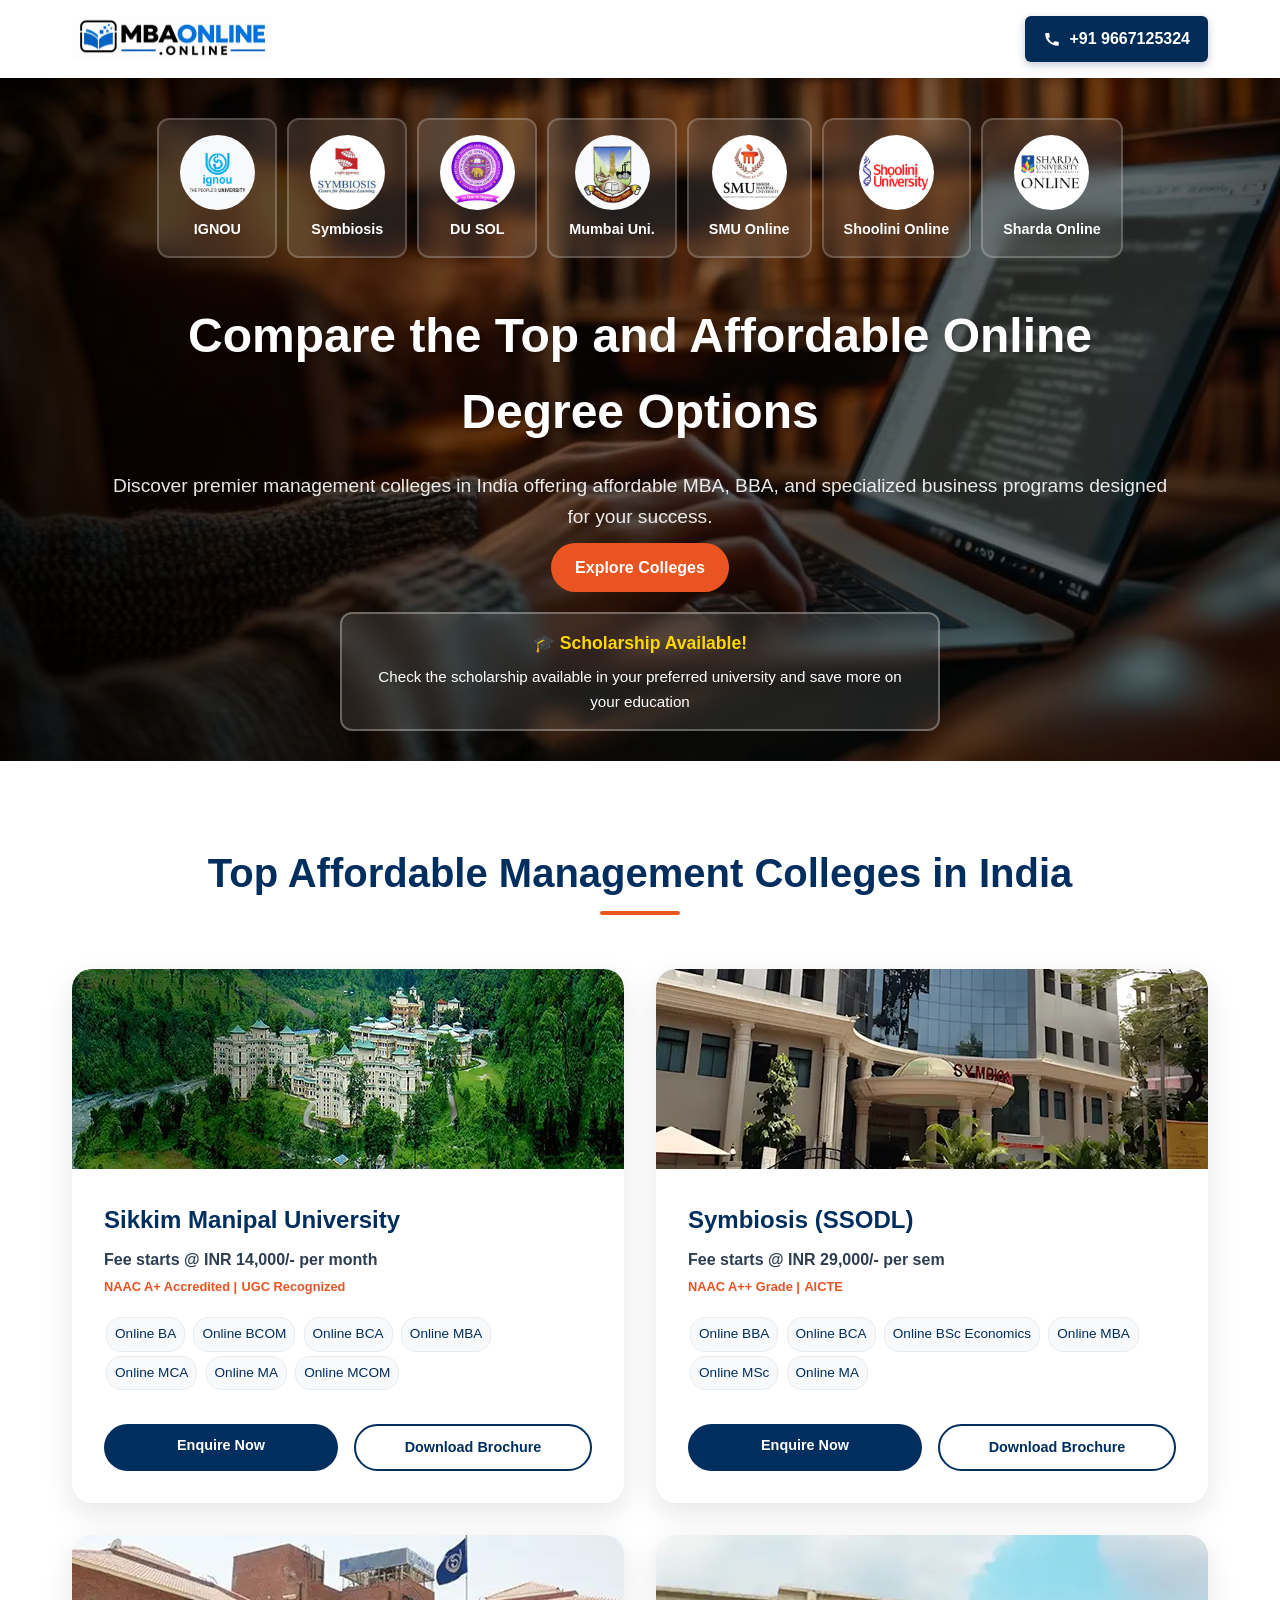
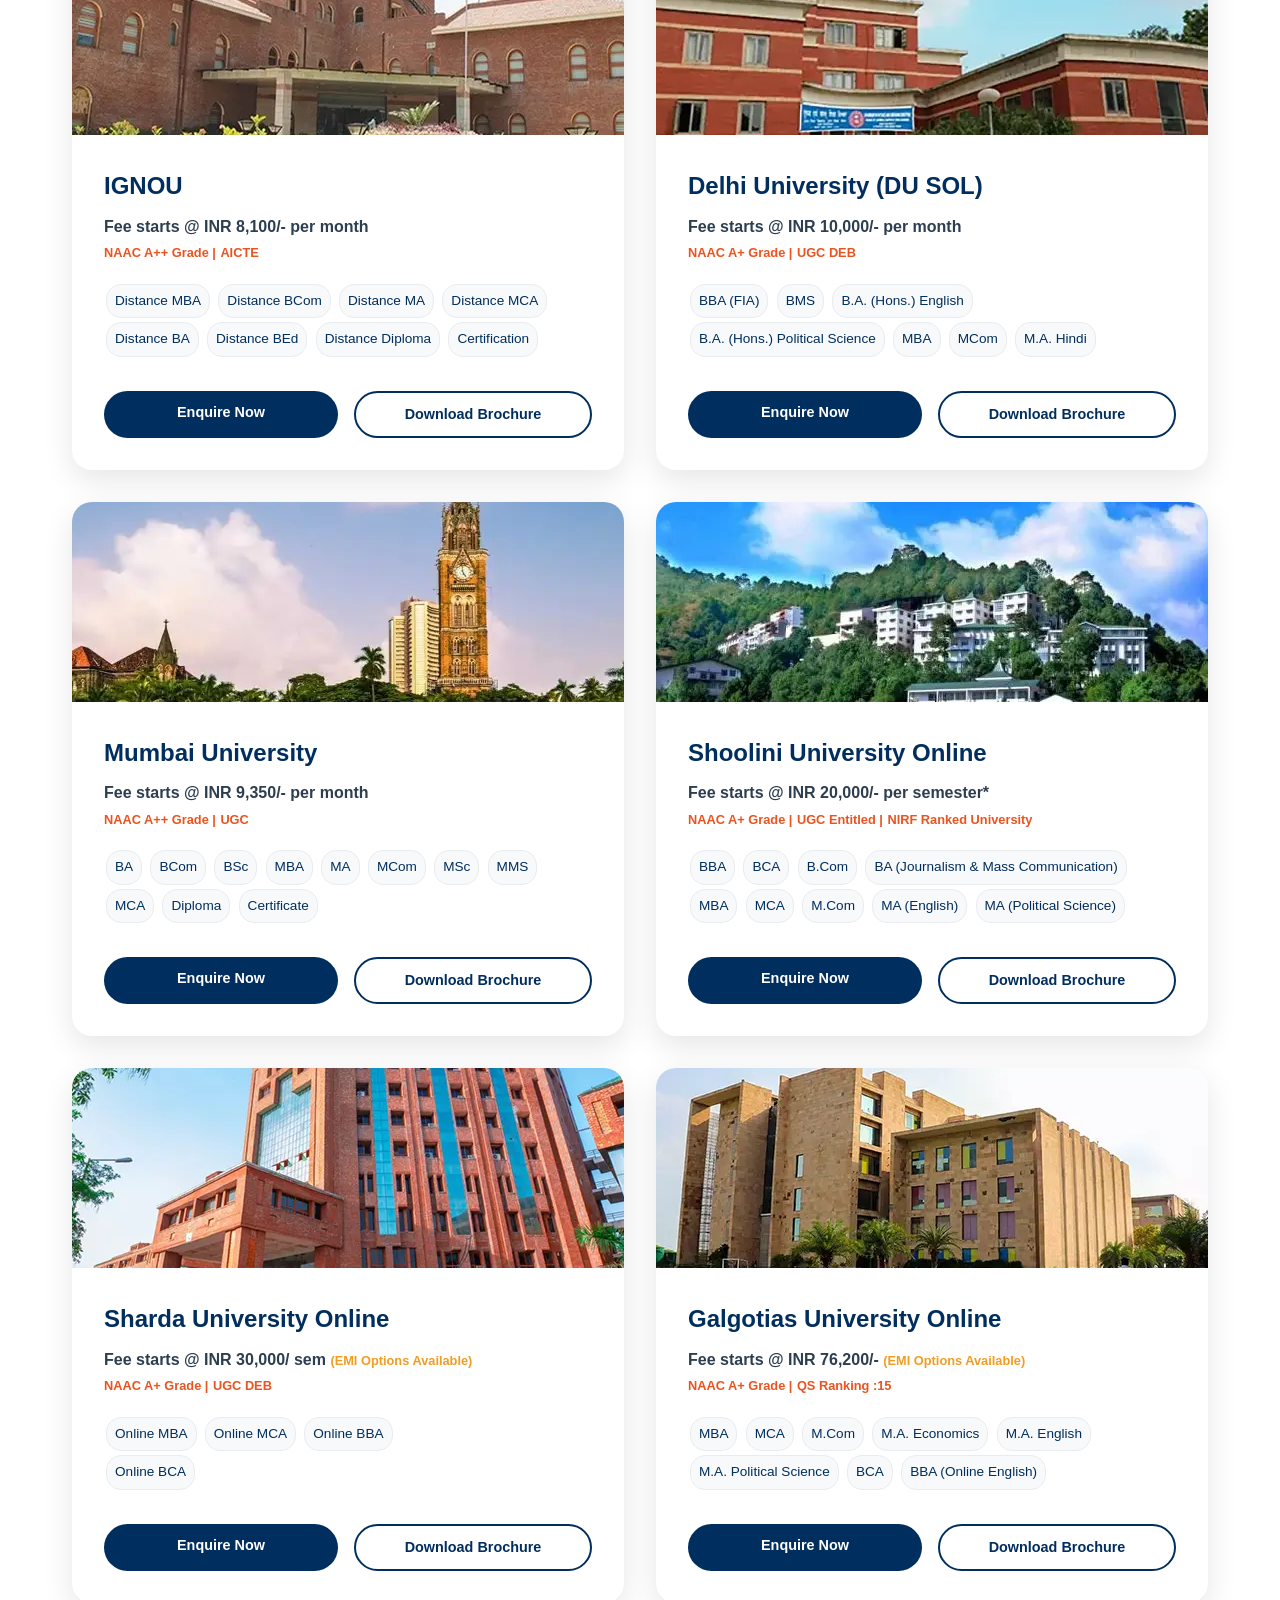
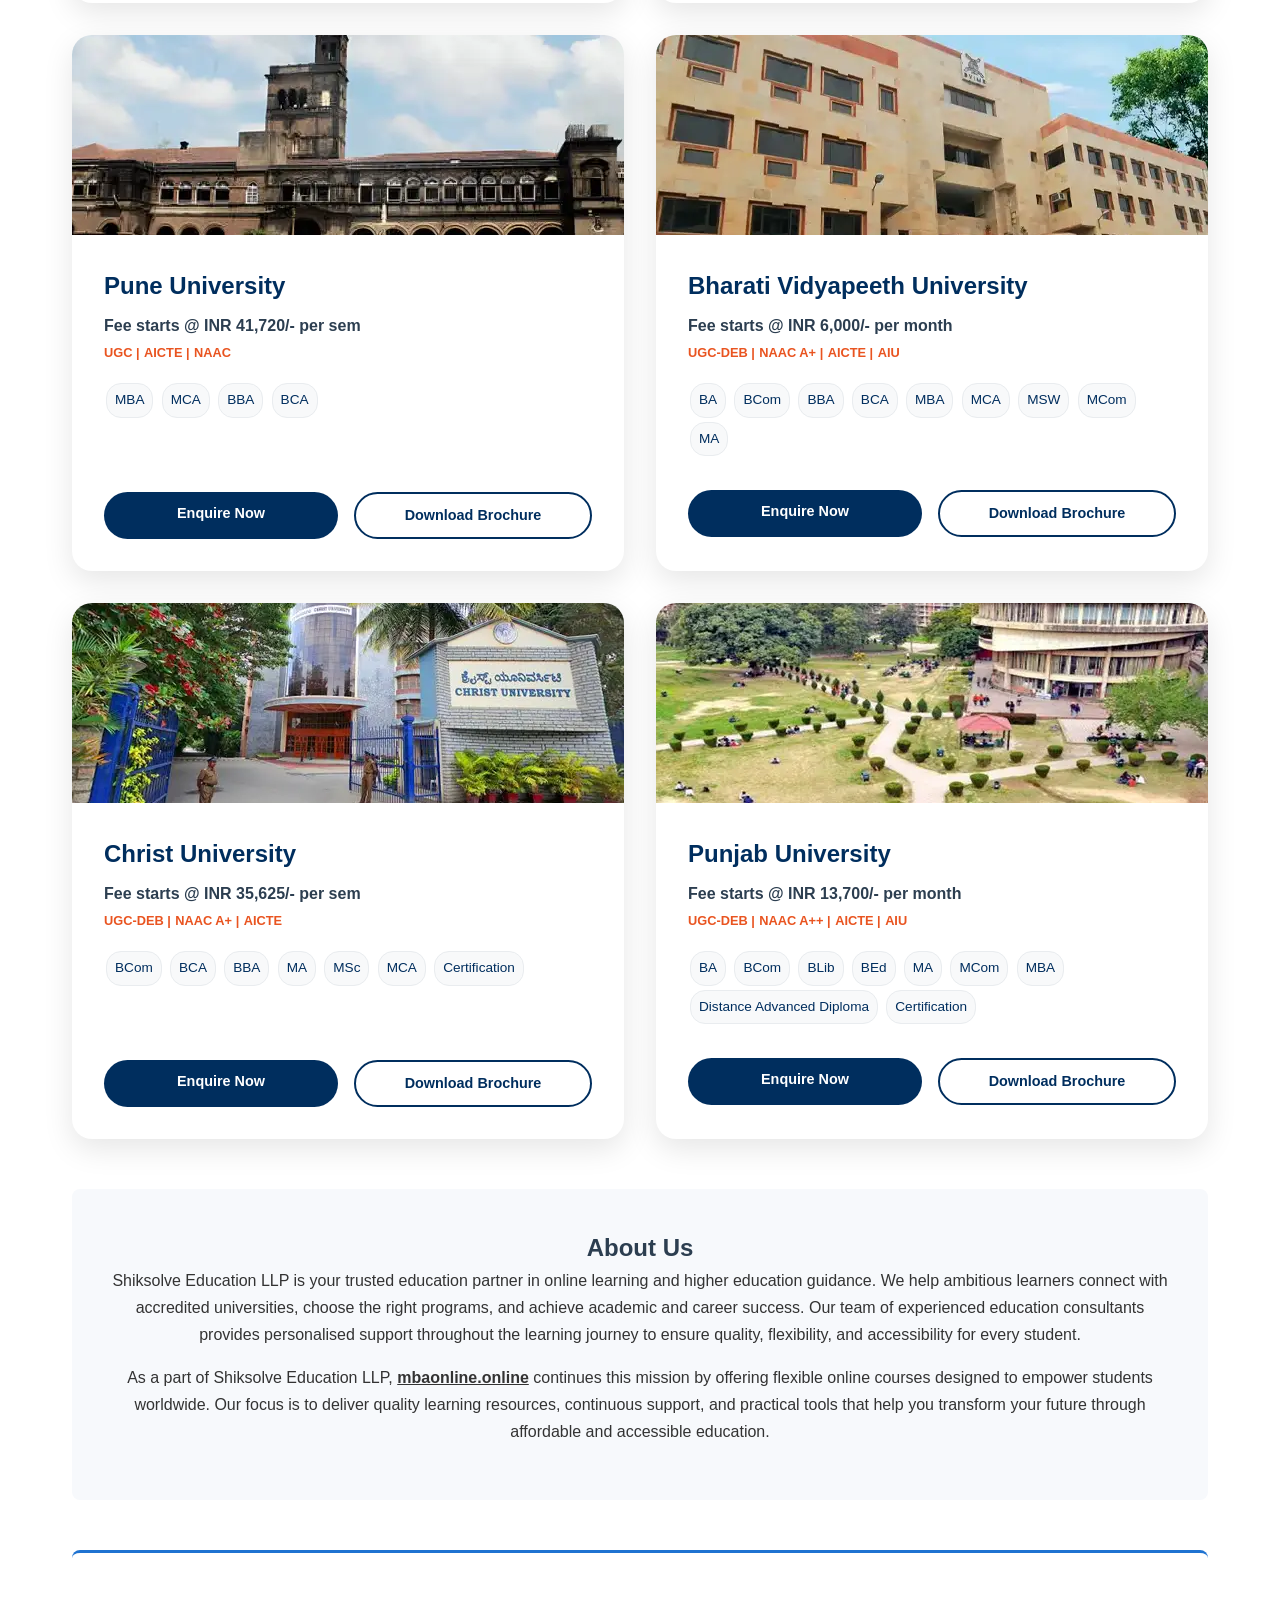
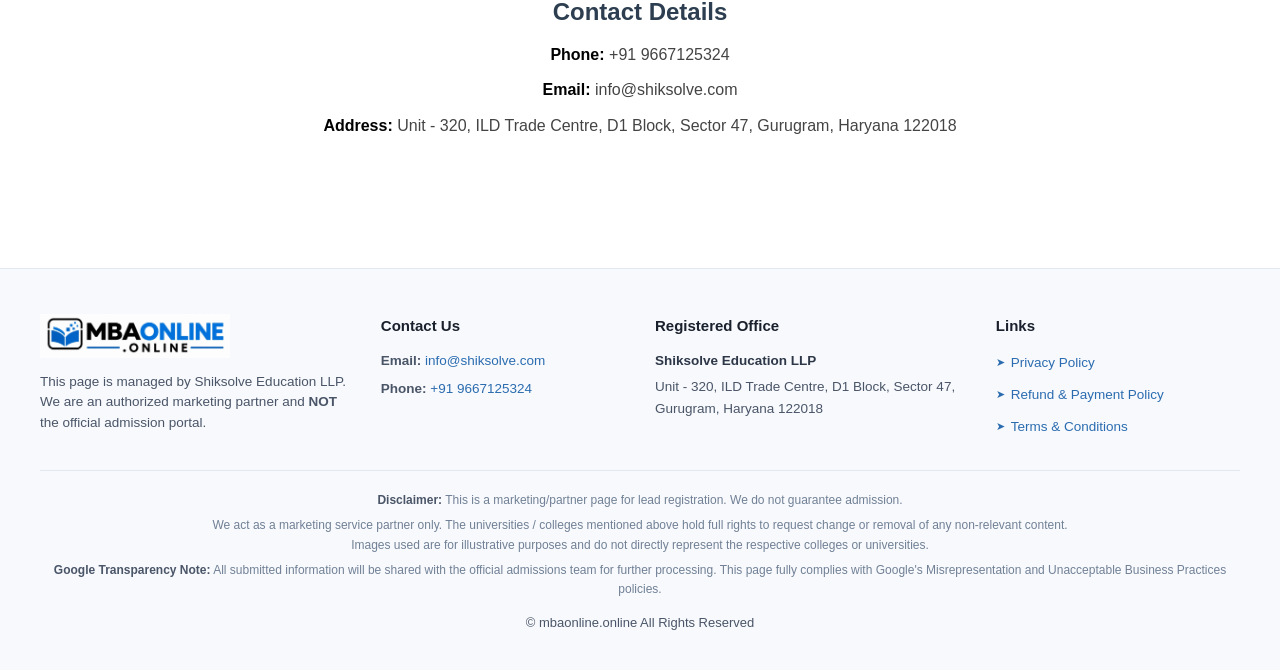
<file: affordable-online-mba-program/index.html>
<!DOCTYPE html>
<html lang="en">

<head>
  <meta charset="UTF-8">
  <meta name="viewport" content="width=device-width, initial-scale=1.0">
  <title>MBA Study Online - Top Management Colleges in India</title>
  <link rel="icon" type="image/x-icon" href="assets/icons/favicon.png">
  <link rel="stylesheet" href="css/styles.css">
  <link rel="stylesheet" href="css/form.css">
  <script src="js/jquery-3.6.0.min.js"></script>

  <!-- Google tag (gtag.js) -->
  <script async src="https://www.googletagmanager.com/gtag/js?id=AW-18571008098"></script>
  <script>
    window.dataLayer = window.dataLayer || [];
    function gtag(){dataLayer.push(arguments);}
    gtag('js', new Date());

    gtag('config', 'AW-18571008098');
  </script>
</head>

<body>
  <!-- Header -->
  <header class="header">
    <div class="header-container">
      <a href="https://mbaonline.online/affordable-online-mba-program" class="logo"><img
          src="assets/images/mba-online.online.jpg" alt="MBA Online"></a>
      <div style="display: flex; flex-direction: column; align-items: center;">
        <a href="tel:+919667125324"
          style="background-color:#022C58; color:white; padding:10px 18px; border-radius:6px; text-decoration:none; display:inline-flex; align-items:center; font-size:16px; font-weight:600; box-shadow:0 3px 8px rgba(2,44,88,0.25);">
          <svg xmlns="http://www.w3.org/2000/svg" fill="white" viewBox="0 0 24 24" width="18" height="18"
            style="margin-right:8px;">
            <path
              d="M6.62 10.79a15.464 15.464 0 006.59 6.59l2.2-2.2a1 1 0 011.01-.24c1.12.37 2.33.57 3.58.57a1 1 0 011 1v3.49a1 1 0 01-1 1C10.3 21 3 13.7 3 5a1 1 0 011-1h3.49a1 1 0 011 1c0 1.25.2 2.46.57 3.58.13.34.05.72-.24 1.01l-2.2 2.2z">
            </path>
          </svg>
          +91 9667125324
        </a>
      </div>
    </div>
  </header>


  <!-- Hero Section -->
  <div class="hero-section">
    <div class="container">
      <div class="hero-header">
        <div class="university-logos-row">
          <div class="logo-card ignou">
            <div class="mini-logo"><img src="assets/images/ignou.jpg"></div>
            <div class="mini-name">IGNOU</div>
          </div>
          <div class="logo-card scdl">
            <div class="mini-logo"><img src="assets/images/Symbiosis.jpg"></div>
            <div class="mini-name">Symbiosis</div>
          </div>
          <div class="logo-card du">
            <div class="mini-logo"><img src="assets/images/du.jpeg"></div>
            <div class="mini-name">DU SOL</div>
          </div>
          <div class="logo-card du">
            <div class="mini-logo"><img src="assets/images/mu-logo.webp"></div>
            <div class="mini-name">Mumbai Uni.</div>
          </div>
          <div class="logo-card smu">
            <div class="mini-logo"><img src="assets/images/smu.jpg"></div>
            <div class="mini-name">SMU Online</div>
          </div>
          <div class="logo-card smu">
            <div class="mini-logo"><img src="assets/images/shoolini.jpg"></div>
            <div class="mini-name">Shoolini Online</div>
          </div>
          <div class="logo-card smu">
            <div class="mini-logo"><img src="assets/images/shardalogo.webp"></div>
            <div class="mini-name">Sharda Online</div>
          </div>
        </div>
        <h1 class="hero-title">Compare the Top and Affordable Online Degree Options</h1>
        <p class="hero-subtitle">Discover premier management colleges in India offering affordable MBA, BBA, and
          specialized business programs designed for your success.</p>
      </div>
      <div style="text-align:center; margin-bottom:20px">
        <a href="#colleges" class="btn">Explore Colleges</a>
      </div>
      <div class="scholarship-notice">
        <h3>🎓 Scholarship Available!</h3>
        <p>Check the scholarship available in your preferred university and save more on your education</p>
      </div>
    </div>
  </div>



  <!-- Main Content -->
  <main class="main-content">
    <section id="colleges">
      <h2 class="section-title scroll-animate">Top Affordable Management Colleges in India</h2>

      <div class="colleges-grid">
        <!-- NMIMS Card -->
        <div class="college-card scroll-animate">
          <div class="card-image"><img src="assets/images/smu.webp" alt="smu"></div>

          <div class="card-content">
            <h3 class="college-name">Sikkim Manipal University</h3>
            <p class="fee">Fee starts @ INR 14,000/- per month</p>

            <span class="accreditation">NAAC A+ Accredited | </span>
            <span class="accreditation">UGC Recognized</span>

            <div class="courses">
              <span class="course-item">Online BA</span>
              <span class="course-item">Online BCOM</span>
              <span class="course-item">Online BCA</span>

              <span class="course-item">Online MBA</span>
              <span class="course-item">Online MCA</span>
              <span class="course-item">Online MA</span>
              <span class="course-item">Online MCOM</span>
              <br>

            </div>
            <div class="card-buttons">
              <a href="#" class="btn btn-primary"
                onclick="event.preventDefault(); document.getElementById('formModal').classList.add('active');">Enquire
                Now</a>
              <a href="#" class="btn btn-outline"
                onclick="event.preventDefault(); document.getElementById('formModal').classList.add('active');">Download
                Brochure</a>
            </div>
          </div>
        </div>

        <!-- Symbiosis Card -->
        <div class="college-card scroll-animate">
          <div class="card-image"><img src="assets/images/symb.webp" alt="Symbiosis"></div>
          <div class="card-content">
            <h3 class="college-name">Symbiosis (SSODL)</h3>
            <p class="fee">Fee starts @ INR 29,000/- per sem</p>
            <span class="accreditation">NAAC A++ Grade | </span>
            <span class="accreditation">AICTE</span>
            <div class="courses">
              <span class="course-item">Online BBA</span>
              <span class="course-item">Online BCA</span>
              <span class="course-item">Online BSc Economics</span>
              <span class="course-item">Online MBA</span>
              <span class="course-item">Online MSc</span>
              <span class="course-item">Online MA</span>

            </div>

            <div class="card-buttons">
              <a href="#" class="btn btn-primary"
                onclick="event.preventDefault(); document.getElementById('formModal').classList.add('active');">Enquire
                Now</a>
              <a href="#" class="btn btn-outline"
                onclick="event.preventDefault(); document.getElementById('formModal').classList.add('active');">Download
                Brochure</a>
            </div>
          </div>
        </div>

        <!-- IGNOU Card -->
        <div class="college-card scroll-animate">
          <div class="card-image"><img src="assets/images/ignou.webp" alt="IGNOU"></div>
          <div class="card-content">
            <h3 class="college-name">IGNOU</h3>
            <p class="fee">Fee starts @ INR 8,100/- per month</p>
            <span class="accreditation">NAAC A++ Grade | </span>
            <span class="accreditation">AICTE</span>

            <div class="courses">
              <span class="course-item">Distance MBA</span>
              <span class="course-item">Distance BCom</span>
              <span class="course-item">Distance MA</span>
              <span class="course-item">Distance MCA</span>
              <span class="course-item">Distance BA</span>
              <span class="course-item">Distance BEd</span>
              <span class="course-item">Distance Diploma</span>
              <span class="course-item">Certification</span>
            </div>
            <div class="card-buttons">
              <a href="#" class="btn btn-primary"
                onclick="event.preventDefault(); document.getElementById('formModal').classList.add('active');">Enquire
                Now</a>
              <a href="#" class="btn btn-outline"
                onclick="event.preventDefault(); document.getElementById('formModal').classList.add('active');">Download
                Brochure</a>
            </div>
          </div>
        </div>

        <!-- DU SOL Card -->
        <div class="college-card scroll-animate">
          <div class="card-image"><img src="assets/images/du.webp" alt="DU"></div>
          <div class="card-content">
            <h3 class="college-name">Delhi University (DU SOL)</h3>
            <p class="fee">Fee starts @ INR 10,000/- per month</p>

            <span class="accreditation">NAAC A+ Grade | </span>
            <span class="accreditation">UGC DEB</span>
            <div class="courses">
              <span class="course-item">BBA (FIA)</span>
              <span class="course-item">BMS</span>
              <span class="course-item">B.A. (Hons.) English</span>
              <span class="course-item">B.A. (Hons.) Political Science</span>
              <span class="course-item">MBA</span>
              <span class="course-item">MCom</span>
              <span class="course-item">M.A. Hindi</span>
            </div>
            <div class="card-buttons">
              <a href="#" class="btn btn-primary"
                onclick="event.preventDefault(); document.getElementById('formModal').classList.add('active');">Enquire
                Now</a>
              <a href="#" class="btn btn-outline"
                onclick="event.preventDefault(); document.getElementById('formModal').classList.add('active');">Download
                Brochure</a>
            </div>
          </div>
        </div>

        <!-- Mumbai Card -->
        <div class="college-card scroll-animate">
          <div class="card-image"><img src="assets/images/mu.webp" alt="DU"></div>
          <div class="card-content">
            <h3 class="college-name">Mumbai University</h3>
            <p class="fee">Fee starts @ INR 9,350/- per month</p>

            <span class="accreditation">NAAC A++ Grade | </span>
            <span class="accreditation">UGC</span>
            <div class="courses">
              <span class="course-item">BA</span>
              <span class="course-item">BCom</span>
              <span class="course-item">BSc</span>
              <span class="course-item">MBA</span>
              <span class="course-item">MA</span>
              <span class="course-item">MCom</span>
              <span class="course-item">MSc</span>
              <span class="course-item">MMS</span>
              <span class="course-item">MCA</span>
              <span class="course-item">Diploma</span>
              <span class="course-item">Certificate</span>
            </div>
            <div class="card-buttons">
              <a href="#" class="btn btn-primary"
                onclick="event.preventDefault(); document.getElementById('formModal').classList.add('active');">Enquire
                Now</a>
              <a href="#" class="btn btn-outline"
                onclick="event.preventDefault(); document.getElementById('formModal').classList.add('active');">Download
                Brochure</a>
            </div>
          </div>
        </div>


        <!-- Shooloni Online -->
        <div class="college-card scroll-animate">
          <div class="card-image"><img src="assets/images/shoolini.webp" alt="Shoolini University Online"></div>
          <div class="card-content">
            <h3 class="college-name">Shoolini University Online</h3>
            <p class="fee">Fee starts @ INR 20,000/- per semester*</p>

            <span class="accreditation">NAAC A+ Grade | </span>
            <span class="accreditation">UGC Entitled | </span>
            <span class="accreditation">NIRF Ranked University</span>

            <div class="courses">
              <span class="course-item">BBA</span>
              <span class="course-item">BCA</span>
              <span class="course-item">B.Com</span>
              <span class="course-item">BA (Journalism &amp; Mass Communication)</span>
              <span class="course-item">MBA</span>
              <span class="course-item">MCA</span>
              <span class="course-item">M.Com</span>
              <span class="course-item">MA (English)</span>
              <span class="course-item">MA (Political Science)</span>
            </div>

            <div class="card-buttons">
              <a href="#" class="btn btn-primary"
                onclick="event.preventDefault(); document.getElementById('formModal').classList.add('active');">Enquire
                Now</a>
              <a href="#" class="btn btn-outline"
                onclick="event.preventDefault(); document.getElementById('formModal').classList.add('active');">Download
                Brochure</a>
            </div>
          </div>
        </div>


        <!--Sharda University-->

        <div class="college-card scroll-animate">
          <div class="card-image"><img src="assets/images/sharda.webp" alt="sharda"></div>
          <div class="card-content">
            <h3 class="college-name">Sharda University Online</h3>
            <p class="fee">Fee starts @ INR 30,000/ sem <span class="emi">(EMI Options Available)</span></p>
            <!--<p class ="emi">EMI Options Available</p>-->
            <span class="accreditation">NAAC A+ Grade | </span>
            <span class="accreditation">UGC DEB</span>
            <div class="courses">
              <span class="course-item">Online MBA</span>
              <span class="course-item">Online MCA</span>
              <span class="course-item">Online BBA</span><br>
              <span class="course-item">Online BCA</span>
            </div>
            <div class="card-buttons">
              <a href="#" class="btn btn-primary"
                onclick="event.preventDefault(); document.getElementById('formModal').classList.add('active');">Enquire
                Now</a>
              <a href="#" class="btn btn-outline"
                onclick="event.preventDefault(); document.getElementById('formModal').classList.add('active');">Download
                Brochure</a>
            </div>
          </div>
        </div>

        <!--Galgotia-->

        <div class="college-card scroll-animate">
          <div class="card-image"><img src="assets/images/galgotias.webp" alt="DU"></div>
          <div class="card-content">
            <h3 class="college-name">Galgotias University Online</h3>
            <p class="fee">Fee starts @ INR 76,200/- <span class="emi">(EMI Options Available)</span></p>
            <!--<p class ="emi">EMI Options Available</p>-->

            <span class="accreditation">NAAC A+ Grade | </span>
            <span class="accreditation">QS Ranking :15</span>
            <div class="courses">
              <span class="course-item">MBA</span>
              <span class="course-item">MCA</span>
              <span class="course-item">M.Com</span>
              <span class="course-item">M.A. Economics</span>
              <span class="course-item">M.A. English</span>
              <span class="course-item">M.A. Political Science</span>
              <span class="course-item">BCA</span>
              <span class="course-item">BBA (Online English)</span>
            </div>
            <div class="card-buttons">
              <a href="#" class="btn btn-primary"
                onclick="event.preventDefault(); document.getElementById('formModal').classList.add('active');">Enquire
                Now</a>
              <a href="#" class="btn btn-outline"
                onclick="event.preventDefault(); document.getElementById('formModal').classList.add('active');">Download
                Brochure</a>
            </div>
          </div>
        </div>


        <!-- Pune University Card -->
        <div class="college-card scroll-animate">
          <div class="card-image"><img src="assets/images/pu.webp" alt="Pune University"></div>
          <div class="card-content">
            <h3 class="college-name">Pune University</h3>
            <p class="fee">Fee starts @ INR 41,720/- per sem</p>

            <span class="accreditation">UGC | </span>
            <span class="accreditation">AICTE | </span>
            <span class="accreditation">NAAC</span>

            <div class="courses">
              <span class="course-item">MBA</span>
              <span class="course-item">MCA</span>
              <span class="course-item">BBA</span>
              <span class="course-item">BCA</span>
            </div>
            <div style="padding:20px">
              <p></p>
            </div>
            <div class="card-buttons">
              <a href="#" class="btn btn-primary"
                onclick="event.preventDefault(); document.getElementById('formModal').classList.add('active');">Enquire
                Now</a>
              <a href="#" class="btn btn-outline"
                onclick="event.preventDefault(); document.getElementById('formModal').classList.add('active');">Download
                Brochure</a>
            </div>
          </div>
        </div>

        <!-- Bharathi Vidyapeeth University Card -->
        <div class="college-card scroll-animate">
          <div class="card-image"><img src="assets/images/bv.webp" alt="Bharati Vidyapeeth University"></div>
          <div class="card-content">
            <h3 class="college-name">Bharati Vidyapeeth University</h3>
            <p class="fee">Fee starts @ INR 6,000/- per month</p>

            <span class="accreditation">UGC-DEB | </span>
            <span class="accreditation">NAAC A+ | </span>
            <span class="accreditation">AICTE | </span>
            <span class="accreditation">AIU</span>

            <div class="courses">
              <span class="course-item">BA</span>
              <span class="course-item">BCom</span>
              <span class="course-item">BBA</span>
              <span class="course-item">BCA</span>
              <span class="course-item">MBA</span>
              <span class="course-item">MCA</span>
              <span class="course-item">MSW</span>
              <span class="course-item">MCom</span>
              <span class="course-item">MA</span>
            </div>

            <div class="card-buttons">
              <a href="#" class="btn btn-primary"
                onclick="event.preventDefault(); document.getElementById('formModal').classList.add('active');">Enquire
                Now</a>
              <a href="#" class="btn btn-outline"
                onclick="event.preventDefault(); document.getElementById('formModal').classList.add('active');">Download
                Brochure</a>
            </div>
          </div>
        </div>

        <!-- Christ University Card -->
        <div class="college-card scroll-animate">
          <div class="card-image"><img src="assets/images/cu.webp" alt="Christ University"></div>
          <div class="card-content">
            <h3 class="college-name">Christ University</h3>
            <p class="fee">Fee starts @ INR 35,625/- per sem</p>

            <span class="accreditation">UGC-DEB | </span>
            <span class="accreditation">NAAC A+ | </span>
            <span class="accreditation">AICTE</span>

            <div class="courses">
              <span class="course-item">BCom</span>
              <span class="course-item">BCA</span>
              <span class="course-item">BBA</span>
              <span class="course-item">MA</span>
              <span class="course-item">MSc</span>
              <span class="course-item">MCA</span>
              <span class="course-item">Certification</span>
            </div>
            <div style="padding:20px">
              <p></p>
            </div>
            <div class="card-buttons">
              <a href="#" class="btn btn-primary"
                onclick="event.preventDefault(); document.getElementById('formModal').classList.add('active');">Enquire
                Now</a>
              <a href="#" class="btn btn-outline"
                onclick="event.preventDefault(); document.getElementById('formModal').classList.add('active');">Download
                Brochure</a>
            </div>
          </div>
        </div>



        <!-- Punjab University Card -->
        <div class="college-card scroll-animate">
          <div class="card-image"><img src="assets/images/pnu.webp" alt="Punjab University"></div>
          <div class="card-content">
            <h3 class="college-name">Punjab University</h3>
            <p class="fee">Fee starts @ INR 13,700/- per month</p>

            <span class="accreditation">UGC-DEB | </span>
            <span class="accreditation">NAAC A++ | </span>
            <span class="accreditation">AICTE | </span>
            <span class="accreditation">AIU</span>

            <div class="courses">
              <span class="course-item">BA</span>
              <span class="course-item">BCom</span>
              <span class="course-item">BLib</span>
              <span class="course-item">BEd</span>
              <span class="course-item">MA</span>
              <span class="course-item">MCom</span>
              <span class="course-item">MBA</span>
              <span class="course-item">Distance Advanced Diploma</span>
              <span class="course-item">Certification</span>

            </div>

            <div class="card-buttons">

              <a href="#" class="btn btn-primary"
                onclick="event.preventDefault(); document.getElementById('formModal').classList.add('active');">Enquire
                Now</a>
              <a href="#" class="btn btn-outline"
                onclick="event.preventDefault(); document.getElementById('formModal').classList.add('active');">Download
                Brochure</a>
            </div>
          </div>
        </div>



      </div>
    </section>


    <section id="about-us" class="about-section">
      <div class="container">
        <h2>About Us</h2>
        <p>
          Shiksolve Education LLP is your trusted education partner in online learning and higher education guidance. We
          help ambitious learners connect with accredited universities, choose the right programs, and achieve academic
          and career success. Our team of experienced education consultants provides personalised support throughout the
          learning journey to ensure quality, flexibility, and accessibility for every student.
        </p>
        <p>
          As a part of Shiksolve Education LLP, <a href="https://mbaonline.online/affordable-online-mba-program"
            style="color: inherit; font-weight: bold; text-decoration: underline;">mbaonline.online</a>
          continues this mission by offering flexible online courses designed to empower students worldwide. Our focus
          is to deliver quality learning resources, continuous support, and practical tools that help you transform your
          future through affordable and accessible education.
        </p>
      </div>
    </section>

    <section id="contact-details" class="contact-section">
      <div class="container">
        <h2>Contact Details</h2>
        <ul class="contact-list">
          <li><strong>Phone:</strong> <a href="tel:+919667125324" style="color: inherit; text-decoration: none;">+91
              9667125324</a></li>
          <li><strong>Email:</strong> <a href="mailto:info@shiksolve.com"
              style="color: inherit; text-decoration: none;">info@shiksolve.com</a></li>

          <li><strong>Address:</strong> Unit - 320, ILD Trade Centre, D1 Block, Sector 47, Gurugram, Haryana 122018</li>
        </ul>
      </div>
    </section>
  </main>

  <!-- Footer -->
  <footer class="footer-new">
    <div class="footer-new-container">
      <div class="footer-grid">
        <!-- Col 1: Brand & Disclaimer -->
        <div class="footer-brand-col">
          <div class="footer-logo">
            <img src="assets/images/mba-online.online.jpg" alt="MBA Online">
          </div>
          <p class="footer-partner-text">
            This page is managed by Shiksolve Education LLP. We are an authorized marketing partner
            and <strong>NOT</strong> the official admission portal.
          </p>
        </div>

        <!-- Col 2: Contact Us -->
        <div class="footer-contact-col">
          <h3 class="footer-col-title">Contact Us</h3>
          <p><strong>Email:</strong> <a href="mailto:info@shiksolve.com">info@shiksolve.com</a></p>
          <p><strong>Phone:</strong> <a href="tel:+919667125324">+91 9667125324</a></p>
        </div>

        <!-- Col 3: Registered Office -->
        <div class="footer-office-col">
          <h3 class="footer-col-title">Registered Office</h3>
          <p class="company-name">Shiksolve Education LLP</p>
          <p class="company-address">
            Unit - 320, ILD Trade Centre, D1 Block, Sector 47, </br>
            Gurugram, Haryana 122018
          </p>
        </div>

        <!-- Col 4: Links -->
        <div class="footer-links-col">
          <h3 class="footer-col-title">Links</h3>
          <ul class="footer-nav">
            <li><a href="privacy-policy.html"><span class="arrow">&#10148;</span> Privacy Policy</a></li>
            <li><a href="refund-policy.html"><span class="arrow">&#10148;</span> Refund &amp; Payment Policy</a></li>
            <li><a href="terms-and-conditions.html"><span class="arrow">&#10148;</span> Terms &amp; Conditions</a></li>
          </ul>
        </div>
      </div>

      <div class="footer-divider"></div>

      <div class="footer-legal-notes">
        <p><strong>Disclaimer:</strong> This is a marketing/partner page for lead registration. We do not guarantee
          admission.</p>
        <p>We act as a marketing service partner only. The universities / colleges mentioned above hold full
          rights to request change or removal of any non-relevant content.<br>Images used are for
          illustrative purposes and do not directly represent the respective colleges or universities.</p>
        <p><strong>Google Transparency Note:</strong> All submitted information will be shared with the official
          admissions team for further processing. This page fully complies with Google's Misrepresentation and
          Unacceptable Business Practices policies.</p>
        <p class="footer-copyright">&copy; mbaonline.online All Rights Reserved </p>
      </div>
    </div>
  </footer>

  <a href="#" class="floating-btn" id="openModalBtn">
    <svg xmlns="http://www.w3.org/2000/svg" fill="none" viewBox="0 0 24 24" stroke="currentColor">
      <path stroke-linecap="round" stroke-linejoin="round" stroke-width="2"
        d="M12 10v6m0 0l-3-3m3 3l3-3m2 8H7a2 2 0 01-2-2V5a2 2 0 012-2h5.586a1 1 0 01.707.293l5.414 5.414a1 1 0 01.293.707V19a2 2 0 01-2 2z">
      </path>
    </svg>
    Syllabus Enquiry
  </a>

  <!-- Modal Overlay -->
  <div class="modal-overlay" id="formModal">
    <div class="modal-container">
      <div class="modal-header">
        <h2 class="modal-title">Fill the form details</h2>
        <button class="modal-close" id="closeModalBtn">×</button>
      </div>

      <form id="myFormOne" action="" method="POST"
        onsubmit="event.preventDefault(); submitForm('#myFormOne'); return false;">
        <input type="hidden" name="oid" value="00D5j00000Crq0N">
        <input type="hidden" name="retURL" value="">

        <div class="form-group1">
          <input class="textinput" id="first_name" maxlength="40" name="first_name" type="text" placeholder="Your Name"
            required="">
        </div>



        <div class="form-group1">
          <input class="textinput" id="mobile" name="mobile" type="tel" pattern="[0-9+]+" placeholder="Mobile"
            required="">
        </div>

        <div class="form-group1">
          <input class="textinput" id="email" maxlength="80" name="email" type="email" placeholder="Email" required="">
        </div>
        <label>
          <p>State/Province:</p>
        </label>
        <div class="form-group1">
          <select class="selectinput" id="state" name="state" title="State/Province" required="">
            <option value="" selected="" disabled="">--None--</option>
            <option value="Andhra Pradesh">Andhra Pradesh</option>
            <option value="Arunachal Pradesh">Arunachal Pradesh</option>
            <option value="Assam">Assam</option>
            <option value="Bihar">Bihar</option>
            <option value="Chhattisgarh">Chhattisgarh</option>
            <option value="Delhi">Delhi</option>
            <option value="Goa">Goa</option>
            <option value="Gujarat">Gujarat</option>
            <option value="Haryana">Haryana</option>
            <option value="Himachal Pradesh">Himachal Pradesh</option>
            <option value="Jharkhand">Jharkhand</option>
            <option value="Karnataka">Karnataka</option>
            <option value="Kerala">Kerala</option>
            <option value="Madhya Pradesh">Madhya Pradesh</option>
            <option value="Maharashtra">Maharashtra</option>
            <option value="Manipur">Manipur</option>
            <option value="Meghalaya">Meghalaya</option>
            <option value="Mizoram">Mizoram</option>
            <option value="Nagaland">Nagaland</option>
            <option value="Odisha">Odisha</option>
            <option value="Punjab">Punjab</option>
            <option value="Rajasthan">Rajasthan</option>
            <option value="Sikkim">Sikkim</option>
            <option value="Tamil Nadu">Tamil Nadu</option>
            <option value="Telangana">Telangana</option>
            <option value="Tripura">Tripura</option>
            <option value="Uttarakhand">Uttarakhand</option>
            <option value="Uttar Pradesh">Uttar Pradesh</option>
            <option value="West Bengal">West Bengal</option>
            <option value="NA">NA</option>
          </select>
        </div>
        <label>
          <p>Choose a Program:</p>
        </label>
        <div class="form-group1">

          <select class="selectinput" id="program" name="program" title="Choose a Program" required="">
            <option value="" selected="" disabled="">--None--</option>
            <option value="Online MBA">Online MBA - Marketing</option>
            <option value="Online MBA">Online MBA - Digital Marketing (DM)</option>
            <option value="Online MBA">Online MBA - Business Analytics</option>
            <option value="Online MBA">Online MBA - Data Science</option>
            <option value="Online MBA">Online MBA - Logistics &amp; Supply Chain (SCM)</option>
            <option value="Online MBA">Online MBA - Human Resource (HR)</option>
            <option value="Online MBA">Online MBA - Information Technology (IT)</option>
            <option value="Online MBA">Online MBA - Finance Management</option>
            <option value="Online MBA">Online MBA - Project Management (PM)</option>
            <option value="Online MBA">Online MBA - Others</option>
            <option value="Online Master Programs">Online Master of Computer Application (MCA)</option>
            <option value="Online Bachelors">Online Bachelor of Computer Application (BCA)</option>
            <option value="Online BBA">Online BBA</option>
            <option value="Online Diploma Programs">
              Online Diploma Programs
            </option>
            <option value="Online Executive Programs">
              Online Executive Programs
            </option>
            <option value="Online Master Programs">
              Online Master Programs
            </option>

            <option value="Online Bachelors">
              Online Bachelors
            </option>
          </select>
        </div>
        <div class="form-group1">
          <label>Choose College:</label>
          <select class="selectinput" id="college" name="college" title="Choose College">
            <option value="16083">Sikkim Manipal University</option>
            <option value="1169">Symbiosis [SSODL]</option>
            <option value="3000">IGNOU</option>
            <option value="1396">Delhi University [DU SOL]</option>
            <option value="12256">Mumbai University</option>
            <option value="2136">Galgotias University Online</option>
            <option value="925">Sharda University Online</option>
            <option value="2439">Pune University</option>
            <option value="16086">Bharati Vidyapeeth University</option>
            <option value="459">Christ University</option>
            <option value="236">Punjab University</option>
          </select><br>
        </div>
        <select id="lead_source" name="lead_source" hidden="">
          <option value="Online">Online</option>
        </select>
        <select id="Lead_Source_API__c" name="Lead_Source_API__c" hidden="">
          <option value="M">M</option>
        </select>
        <select id="Channel__c" name="Channel__c" hidden="">
          <option value="Google Adwords">Google Adwords</option>
        </select>

        <div class="form-group1 form-consent">
          <label class="consent-label" for="consent">
            <input type="checkbox" id="consent" name="consent" class="consent-checkbox" required>
            <span class="consent-text">I agree to be contacted by Shiksolve Education LLP and its authorized university/education partners through phone calls, SMS, WhatsApp and email regarding my selected courses, admission opportunities, fees and counselling services. <span style="color: #e74c3c; font-weight: bold;">*</span></span>
          </label>
          <div id="consent-error" class="consent-error">Please check this box to agree before submitting the form.</div>
        </div>

        <input type="submit" name="submit" id="leadform1" value="Submit Details">
      </form>
    </div>
  </div>

  <script>
    // Scroll animations
    function handleScrollAnimations() {
      const elements = document.querySelectorAll('.scroll-animate');

      elements.forEach(element => {
        const elementTop = element.getBoundingClientRect().top;
        const elementVisible = 150;

        if (elementTop < window.innerHeight - elementVisible) {
          element.classList.add('visible');
        }
      });
    }




    // Smooth scrolling for anchor links
    document.querySelectorAll('a[href^="#"]').forEach(anchor => {
      anchor.addEventListener('click', function (e) {
        e.preventDefault();
        const target = document.querySelector(this.getAttribute('href'));
        if (target) {
          target.scrollIntoView({
            behavior: 'smooth',
            block: 'start'
          });
        }
      });
    });

    // Event listeners
    window.addEventListener('scroll', handleScrollAnimations);
    window.addEventListener('load', handleScrollAnimations);

    // Header scroll effect
    window.addEventListener('scroll', function () {
      const header = document.querySelector('.header');
      if (window.scrollY > 100) {
        header.style.background = 'rgba(255, 255, 255)';
        header.style.backdropFilter = 'blur(10px)';
      } else {
        header.style.background = '#fff';
        header.style.backdropFilter = 'none';
      }
    });

    // Add loading animation to cards
    document.addEventListener('DOMContentLoaded', function () {
      const cards = document.querySelectorAll('.college-card');
      cards.forEach((card, index) => {
        card.style.animationDelay = `${index * 0.2}s`;
        card.classList.add('scroll-animate');
      });
    });
  </script>

  <script>
    // LeadSquared CRM Lead.Capture API URL
    const DEFAULT_LEADSQUARED_URL =
      "https://api-in21.leadsquared.com/v2/LeadManagement.svc/Lead.Capture?accessKey=u$r3040ef6ef283391cca5c19f26c3649eb&secretKey=69aedb87702c8a1f0781c891f02ead4228a924fc";

    // Google Sheets Webhook URL (Paste your deployed Google Apps Script Web App URL here)
    const GOOGLE_SHEET_WEBHOOK_URL = "https://script.google.com/macros/s/AKfycbyiGeHrKk-V-7-vl7o-QYD3bSPrfnJPYNUpHtGGZSmWypFslZCo2CYbU1heYQ3D5HVd8g/exec";

    function formatPhone(phone) {
      if (!phone) return "";
      let cleaned = phone.replace(/[^\d+]/g, "").trim();
      if (cleaned.length === 10 && !cleaned.startsWith("+")) {
        cleaned = "+91" + cleaned;
      } else if (cleaned.length === 12 && cleaned.startsWith("91")) {
        cleaned = "+" + cleaned;
      }
      return cleaned;
    }

    function normalizeUniversity(rawName) {
      if (!rawName) return "Sikkim Manipal University";
      const lower = rawName.toLowerCase();
      if (lower.includes("smu") || lower.includes("manipal") || lower.includes("sikkim")) return "Sikkim Manipal University";
      if (lower.includes("symbiosis") || lower.includes("ssodl")) return "Symbiosis";
      if (lower.includes("ignou")) return "IGNOU";
      if (lower.includes("du") || lower.includes("delhi")) return "Delhi University (DU SOL)";
      if (lower.includes("mumbai")) return "Mumbai University";
      if (lower.includes("shoolini")) return "Shoolini University";
      if (lower.includes("sharda")) return "Sharda University";
      if (lower.includes("galgotias") || lower.includes("galgotia")) return "Galgotias University";
      if (lower.includes("pune")) return "Pune University";
      if (lower.includes("bharati") || lower.includes("vidyapeeth")) return "Bharati Vidyapeeth University";
      if (lower.includes("christ")) return "Christ University";
      if (lower.includes("punjab") || lower.includes("panjab")) return "Punjab University";
      if (lower.includes("nmims")) return "NMIMS";
      if (lower.includes("lpu") || lower.includes("lovely")) return "LPU";
      if (lower.includes("amity")) return "Amity Online";
      if (lower.includes("bennett")) return "Bennett University";
      if (lower.includes("uttaranchal")) return "Uttaranchal University";
      if (lower.includes("vgu") || lower.includes("vivekananda")) return "VGU";
      if (lower.includes("vit") || lower.includes("vellore")) return "VIT Online";
      return rawName.trim();
    }

    function getFormData($form) {
      var unindexed_array = $form.serializeArray();
      var indexed_array = {};
      $.map(unindexed_array, function (n, i) {
        indexed_array[n['name']] = n['value'];
      });
      return indexed_array;
    }

    var isSubmitting = false;

    async function submitForm(formId) {
      if (isSubmitting) return false;

      var formElement = document.querySelector(formId);
      const consentCheckbox = document.getElementById('consent');
      const consentError = document.getElementById('consent-error');

      // Check if consent checkbox is checked
      if (!consentCheckbox || !consentCheckbox.checked) {
        if (consentError) consentError.style.display = 'block';
        if (consentCheckbox) {
          consentCheckbox.classList.add('is-invalid');
          consentCheckbox.focus();
          if (consentCheckbox.reportValidity) {
            consentCheckbox.reportValidity();
          }
        }
        return false;
      } else {
        if (consentError) consentError.style.display = 'none';
        if (consentCheckbox) consentCheckbox.classList.remove('is-invalid');
      }

      if (formElement && formElement.reportValidity && !formElement.reportValidity()) {
        return false;
      }

      var $form = $(formId);
      var data = getFormData($form);

      const rawPhone = (data['mobile'] || '').trim();
      const cleanedDigits = rawPhone.replace(/[^\d]/g, '');
      if (cleanedDigits.length < 10) {
        alert("Please enter a valid 10-digit phone number");
        return false;
      }

      isSubmitting = true;

      const formattedPhone = formatPhone(rawPhone);
      const name = (data['first_name'] || '').trim();
      const email = (data['email'] || '').trim();
      const collegeSelect = document.getElementById('college');
      const rawCollege = (collegeSelect && collegeSelect.selectedIndex >= 0)
        ? collegeSelect.options[collegeSelect.selectedIndex].text
        : (data['college'] || 'Sikkim Manipal University');
      const university = normalizeUniversity(rawCollege);
      const course = (data['program'] || 'Online MBA').trim();
      const state = (data['state'] || 'Delhi').trim();
      const city = (data['city'] || '').trim();

      // Tracking / UTM attributes
      const urlParams = new URLSearchParams(window.location.search);
      const utmSource = (urlParams.get('utm_source') || data['Channel__c'] || data['lead_source'] || 'Website').trim();
      const utmMedium = (urlParams.get('utm_medium') || 'Direct').trim();
      const utmCampaign = (urlParams.get('utm_campaign') || urlParams.get('campaignid') || 'Affordable MBA Program').trim();
      const utmTerm = (urlParams.get('utm_term') || urlParams.get('utm_keyword') || urlParams.get('keyword') || '').trim();
      const utmContent = (urlParams.get('utm_content') || '').trim();
      const utmLocation = (urlParams.get('utm_location') || urlParams.get('location') || '').trim();
      const gclid = (urlParams.get('gclid') || '').trim();

      const now = new Date();
      const istTimestamp = now.toLocaleString("en-IN", {
        timeZone: "Asia/Kolkata",
        day: "2-digit",
        month: "short",
        year: "numeric",
        hour: "2-digit",
        minute: "2-digit",
        second: "2-digit",
        hour12: true,
      });

      const leadData = {
        timestamp: istTimestamp,
        name: name,
        email: email,
        phone: formattedPhone || rawPhone,
        status: "Working Professional",
        college: rawCollege,
        university: university,
        program: course,
        course: course,
        state: state,
        city: city,
        pageUrl: window.location.href,
        utm_source: utmSource,
        utm_medium: utmMedium,
        utm_campaign: utmCampaign,
        utm_term: utmTerm,
        utm_content: utmContent,
        utm_location: utmLocation,
        gclid: gclid,
      };

      const crmPayload = [
        { Attribute: "FirstName", Value: name },
        { Attribute: "EmailAddress", Value: email },
        { Attribute: "Phone", Value: formattedPhone || rawPhone },
        { Attribute: "mx_State", Value: state },
        { Attribute: "mx_City", Value: city },
        { Attribute: "mx_Course", Value: course },
        { Attribute: "mx_University", Value: university },
        { Attribute: "mx_UTM_Keyword", Value: utmTerm },
        { Attribute: "mx_UTM_Location", Value: utmLocation },
        { Attribute: "Source", Value: utmSource },
        { Attribute: "SourceCampaign", Value: utmCampaign },
        { Attribute: "SourceContent", Value: utmContent },
        { Attribute: "SourceMedium", Value: utmMedium },
        { Attribute: "mx_GCLID", Value: gclid },
      ];

      // Local storage backup to guarantee zero lead loss
      try {
        const existing = JSON.parse(localStorage.getItem('saved_leads') || '[]');
        existing.unshift(leadData);
        localStorage.setItem('saved_leads', JSON.stringify(existing.slice(0, 50)));
      } catch (err) {
        console.warn("Local storage backup error:", err);
      }

      var submitButton = document.querySelector("#leadform1");
      if (submitButton) {
        submitButton.value = "Submitting...";
        submitButton.disabled = true;
      }

      const tasks = [];

      // Google Ads Conversion Event
      try {
        if (typeof gtag === 'function') {
          gtag('event', 'conversion', {
            'send_to': 'AW-18571008098/VKdpCKLdx7cdEOKwrJdF',
            'value': 1.0,
            'currency': 'INR'
          });
        }
      } catch (gtagErr) {
        console.warn("Google Ads conversion trigger error:", gtagErr);
      }

      // 1. Forward to LeadSquared CRM API
      if (DEFAULT_LEADSQUARED_URL) {
        tasks.push(
          fetch(DEFAULT_LEADSQUARED_URL, {
            method: 'POST',
            headers: {
              'Content-Type': 'application/json',
            },
            body: JSON.stringify(crmPayload),
          })
            .then(res => res.json())
            .then(resJson => {
              console.log("LeadSquared CRM Response:", resJson);
              return { service: 'leadsquared', success: true, res: resJson };
            })
            .catch(err => {
              console.error("LeadSquared CRM Error:", err);
              return { service: 'leadsquared', success: false, err: err };
            })
        );
      }

      // 2. Forward to Google Sheets Webhook (if URL configured)
      if (GOOGLE_SHEET_WEBHOOK_URL && GOOGLE_SHEET_WEBHOOK_URL.startsWith('http')) {
        tasks.push(
          fetch(GOOGLE_SHEET_WEBHOOK_URL, {
            method: 'POST',
            mode: 'no-cors',
            headers: {
              'Content-Type': 'application/json',
            },
            body: JSON.stringify(leadData),
          })
            .then(() => {
              console.log("Google Sheet Webhook forwarded successfully");
              return { service: 'googlesheet', success: true };
            })
            .catch(err => {
              console.error("Google Sheet Webhook Error:", err);
              return { service: 'googlesheet', success: false, err: err };
            })
        );
      }

      // Failsafe timeout: maximum 3.5 seconds before redirecting
      const timeout = new Promise(resolve => setTimeout(resolve, 3500));
      await Promise.race([Promise.allSettled(tasks), timeout]);

      window.location.href = 'thank-you.html';
      return false;
    }

    const formOne = document.querySelector('#myFormOne');
    if (formOne) {
      formOne.addEventListener('submit', function (event) {
        event.preventDefault();
        submitForm('#myFormOne');
      });
    }

    const consentInput = document.getElementById('consent');
    if (consentInput) {
      consentInput.addEventListener('change', function () {
        const errorEl = document.getElementById('consent-error');
        if (this.checked) {
          if (errorEl) errorEl.style.display = 'none';
          this.classList.remove('is-invalid');
        }
      });
    }
  </script>

  <script>
    // Script to show button after scrolling
    const downloadBtn = document.getElementById('openModalBtn');
    const scrollThreshold = 200; // Button appears after scrolling this many pixels

    // Function to check scroll position and show/hide button
    function checkScroll() {
      if (window.scrollY > scrollThreshold) {
        downloadBtn.classList.add('visible');
      } else {
        downloadBtn.classList.remove('visible');
      }
    }

    // Add scroll event listener
    window.addEventListener('scroll', checkScroll);

    // Check initial scroll position
    checkScroll();
  </script>

  <script>
    // Modal functionality
    const openModalBtn = document.getElementById('openModalBtn');
    const closeModalBtn = document.getElementById('closeModalBtn');
    const formModal = document.getElementById('formModal');

    // Open modal
    openModalBtn.addEventListener('click', function (e) {
      e.preventDefault(); // Prevent the default anchor behavior
      formModal.classList.add('active');
    });

    // Close modal
    closeModalBtn.addEventListener('click', function () {
      formModal.classList.remove('active');
    });

    // Close modal when clicking outside
    window.addEventListener('click', function (event) {
      if (event.target === formModal) {
        formModal.classList.remove('active');
      }
    });


  </script>



</body>

</html>
</file>
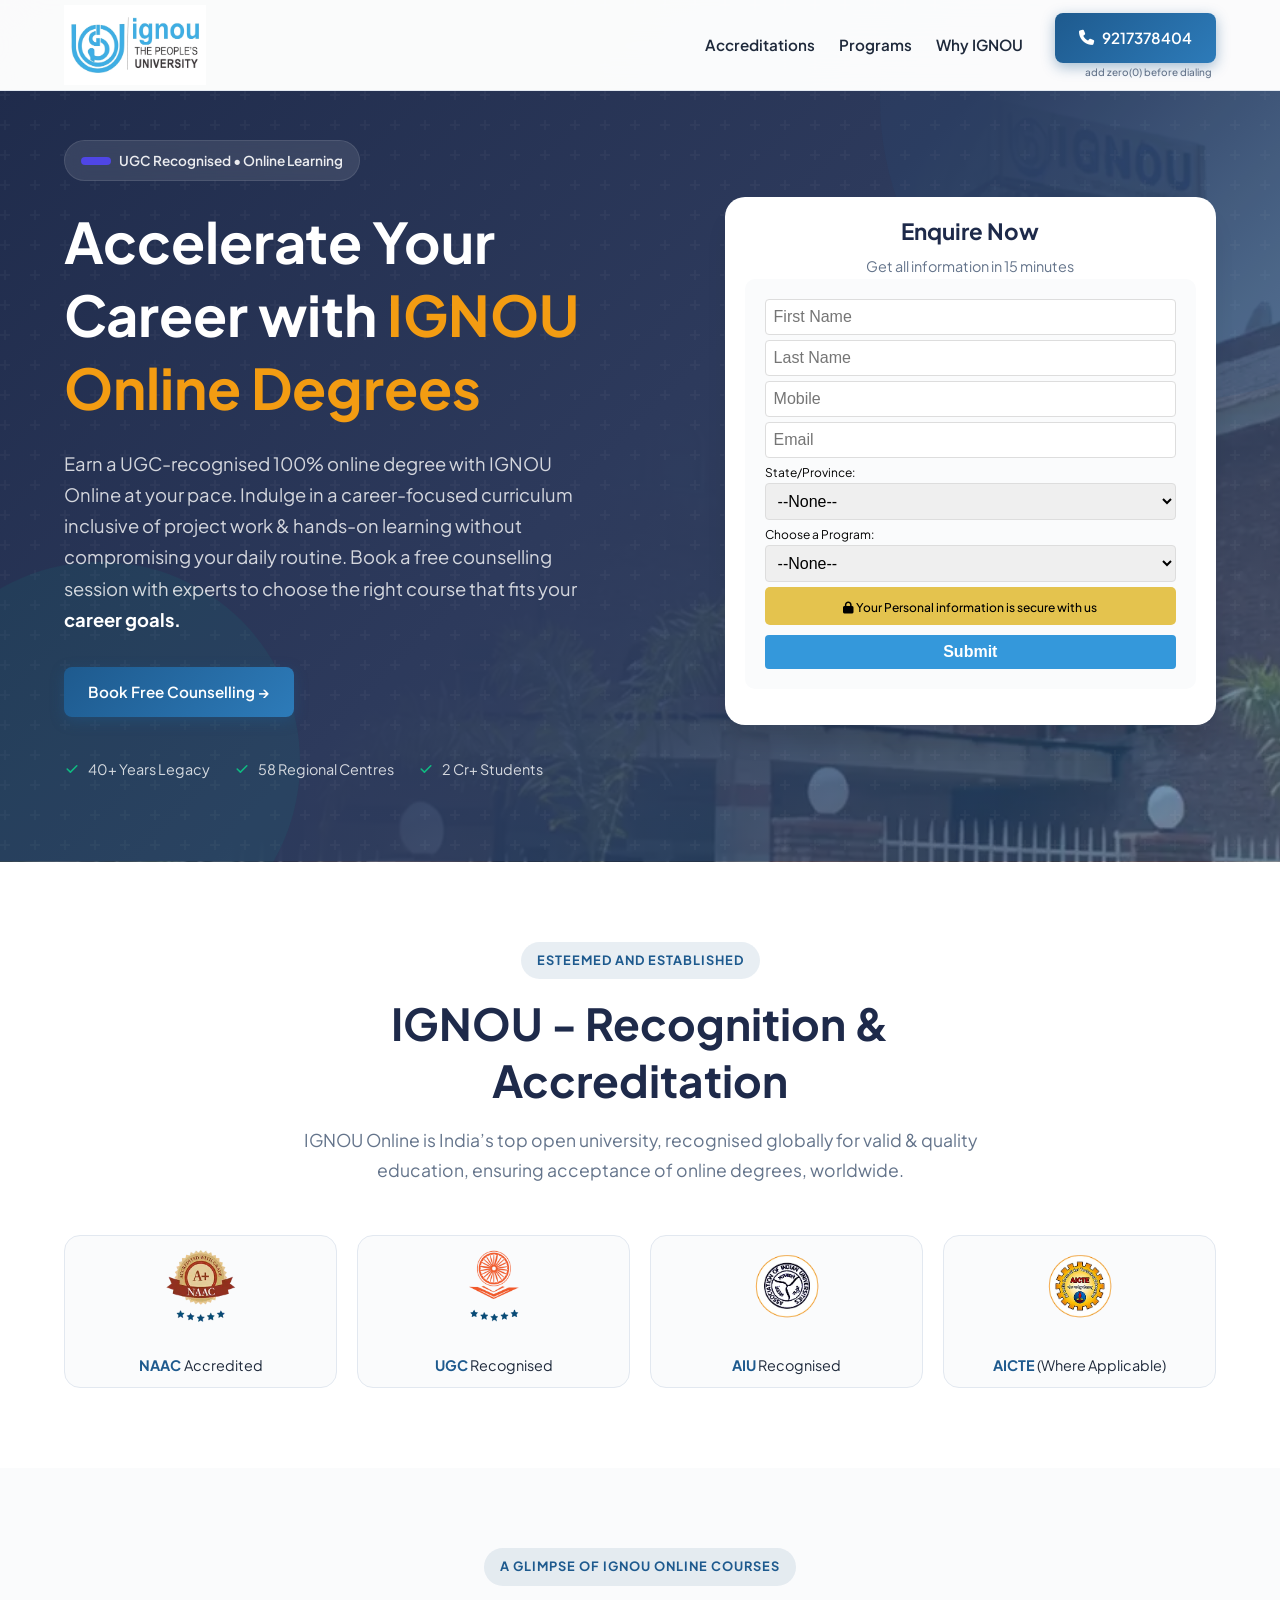
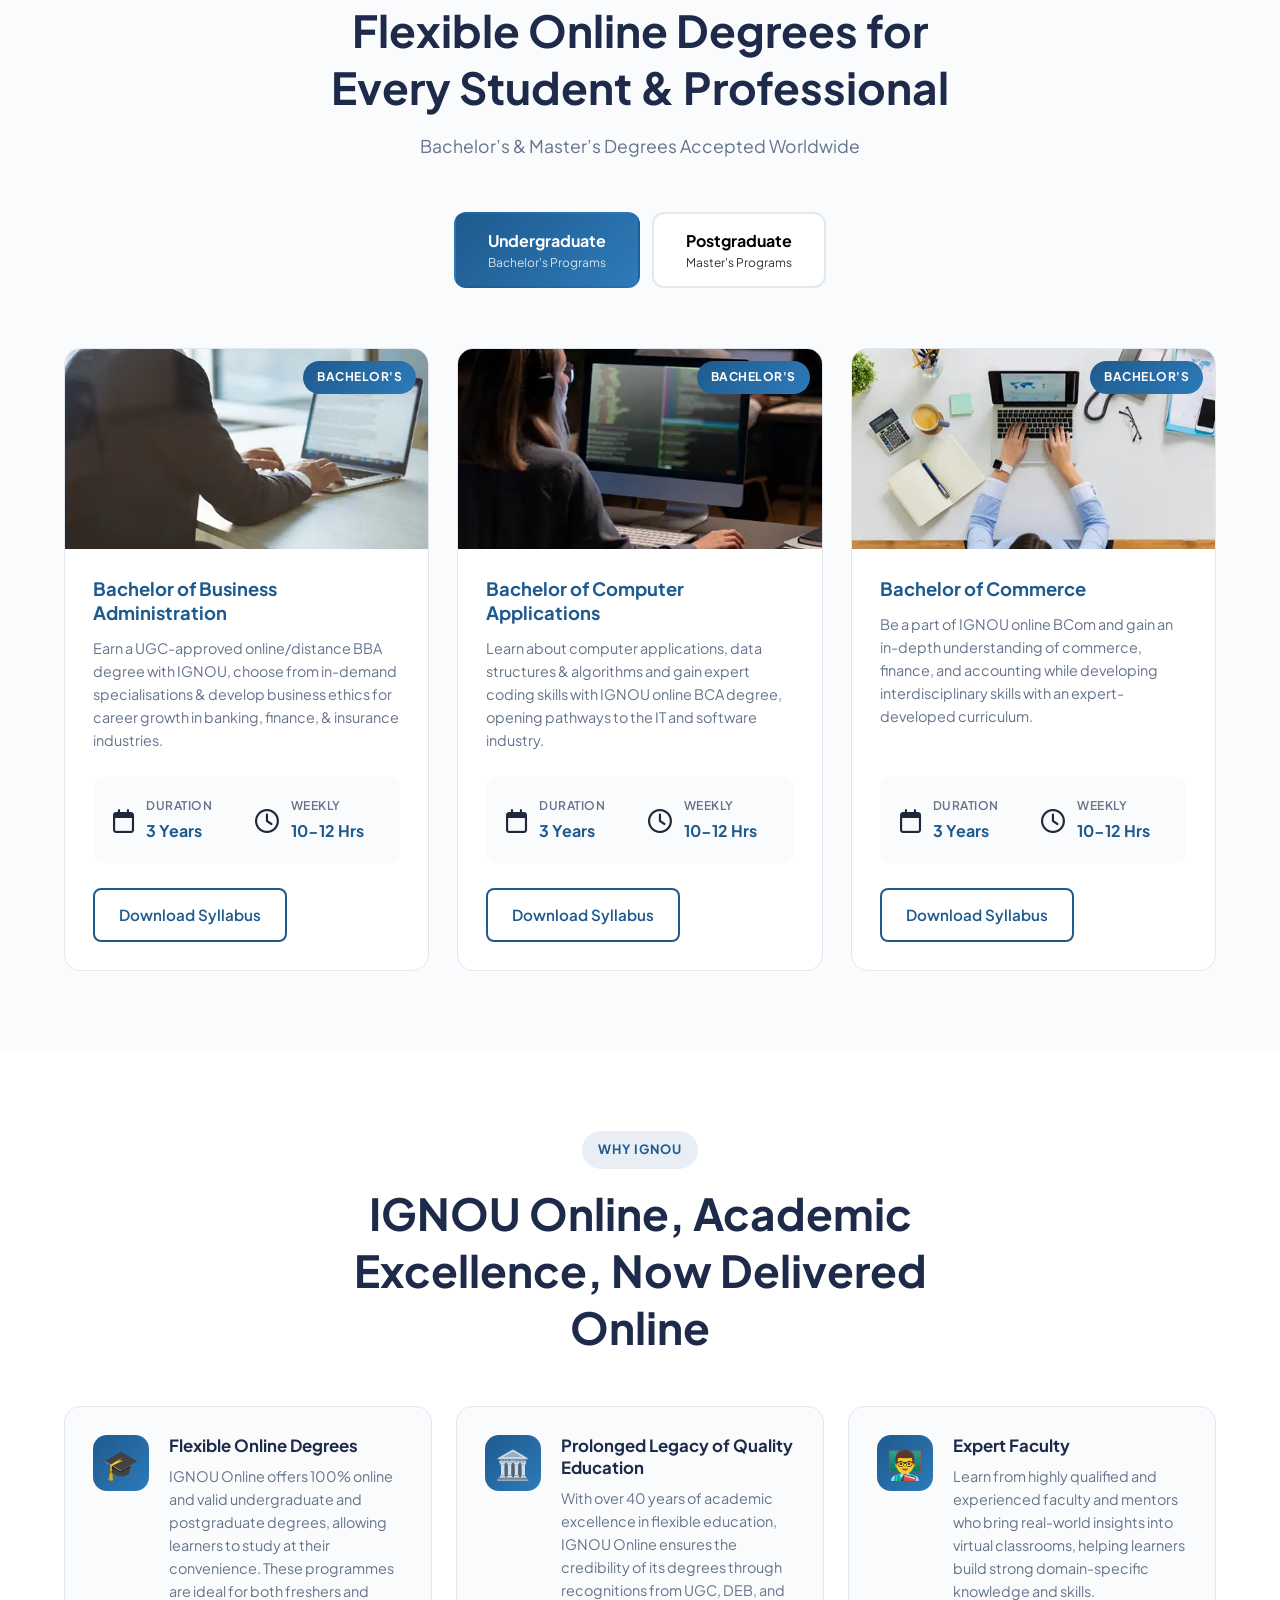
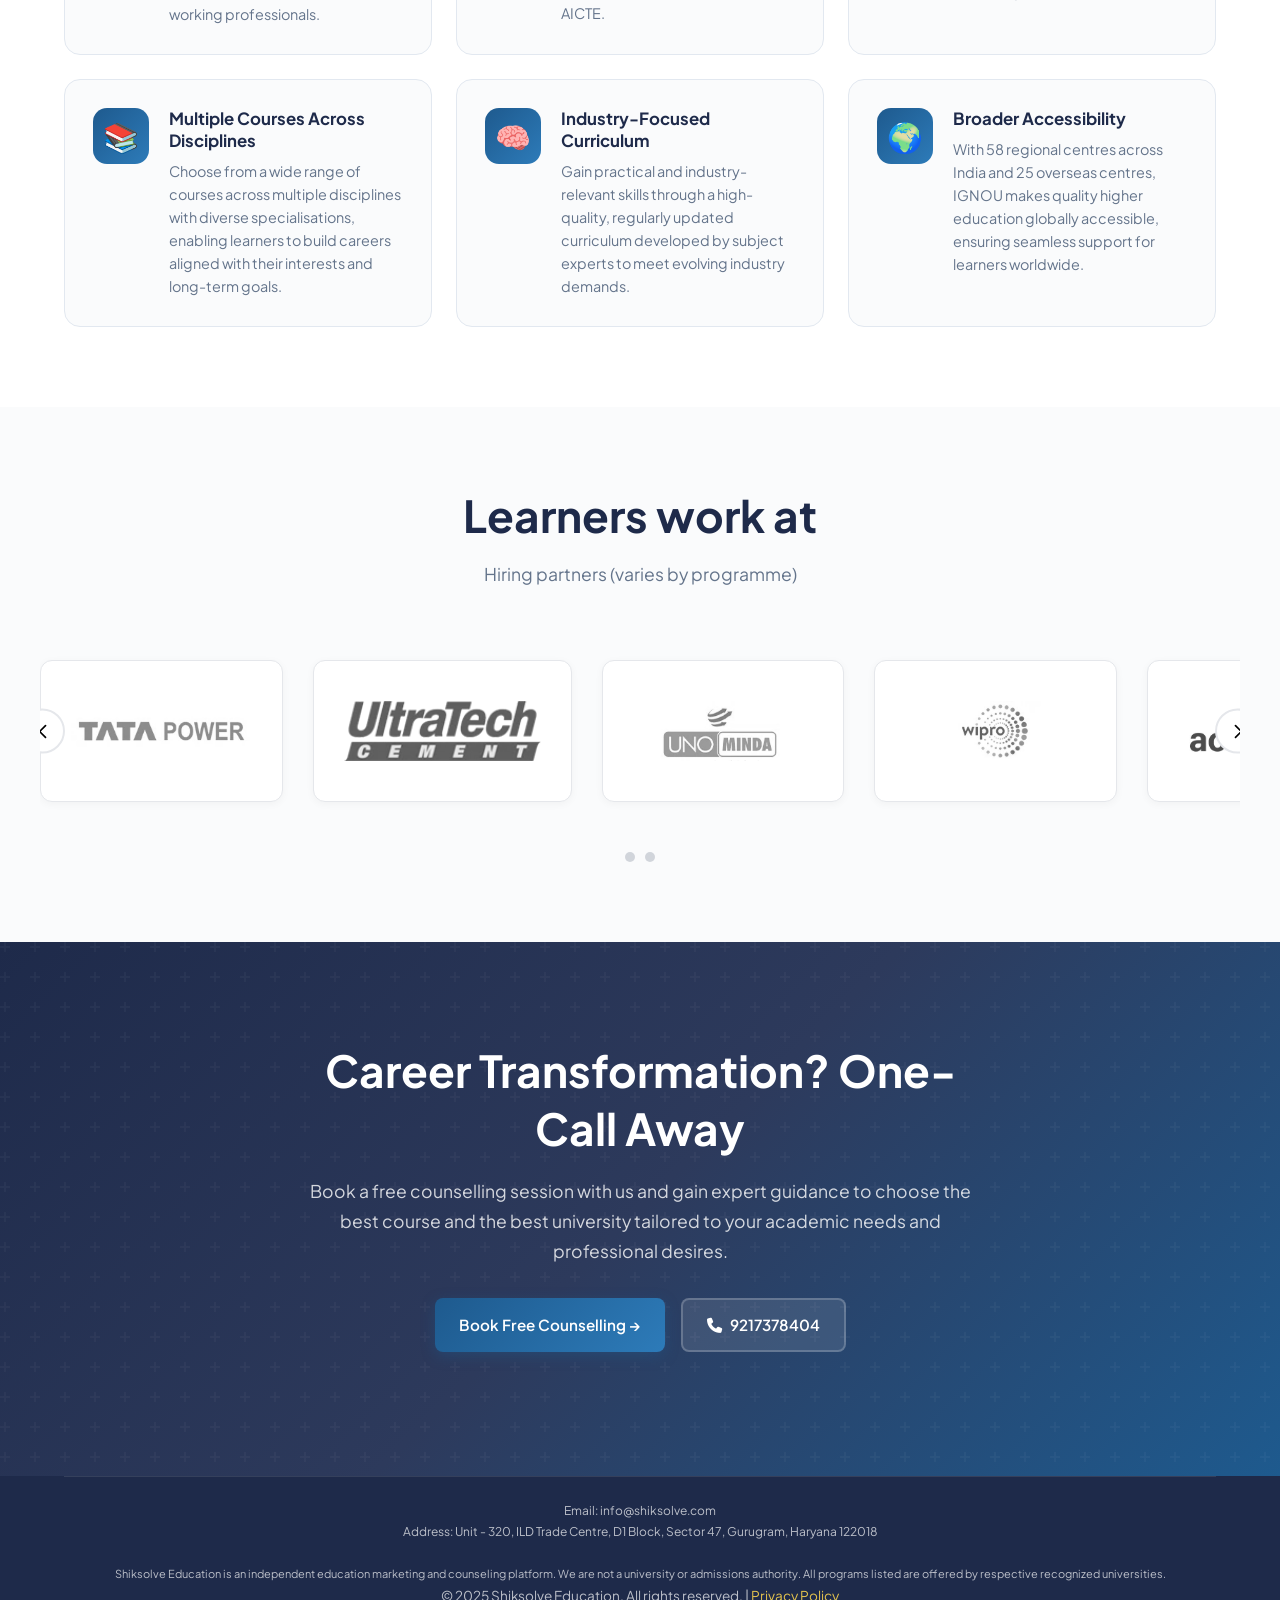
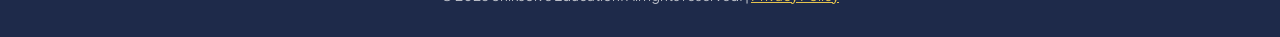
<file: ignou-online-programs/index.html>
<!DOCTYPE html>
<html lang="en">
<head>
    <meta charset="UTF-8">
    <meta name="viewport" content="width=device-width, initial-scale=1.0">
    <title>IGNOU Online Courses</title>
    <link rel="icon" type="image/png" href="images/favicon.png">
    <link href="https://fonts.googleapis.com/css2?family=Plus+Jakarta+Sans:wght@400;500;600;700;800&display=swap" rel="stylesheet">
    <link rel="stylesheet" href="css/styles.css">
        <link rel="stylesheet" href="css/form.css">
<script src="https://code.jquery.com/jquery-3.6.0.min.js" type="text/javascript"></script>
<link rel="stylesheet" href="https://cdnjs.cloudflare.com/ajax/libs/font-awesome/6.5.1/css/all.min.css">

    <!-- Microsoft Advertising UET tag (bat.bing.net) -->
    <script>
        (function(w, d, t, u, o) {
            w[u] = w[u] || [], o.ts = (new Date).getTime();
            var n = d.createElement(t);
            n.src = "https://bat.bing.net/bat.js?ti=" + o.ti + ("uetq" != u ? "&q=" + u : ""),
            n.async = 1, n.onload = n.onreadystatechange = function() {
                var s = this.readyState;
                s && "loaded" !== s && "complete" !== s ||
                (o.q = w[u], w[u] = new UET(o), w[u].push("pageLoad"),
                n.onload = n.onreadystatechange = null)
        };
            var i = d.getElementsByTagName(t)[0];
            i.parentNode.insertBefore(n, i);
        })(window, document, "script", "uetq", {
            ti:"187277013",
            enableAutoSpaTracking: true
        });
    </script>
</head>
<body>
    <!-- Header -->
    <header class="header" id="header">
        <div class="header-inner">
            <a href="#" class="logo"><img src="images/logo.webp" alt="SMU Online"></a>
            <div class="header-cta">
               <nav class="nav-menu">
                <a href="#accreditations" class="nav-link">Accreditations</a>
                    <a href="#programs" class="nav-link">Programs</a>
                  <a href="#why-ignou" class="nav-link">Why IGNOU</a>
                </nav>
                <div class="nav-phone-container">
                    <a href="tel:9217378404" class="btn btn-primary phone-btn">
                        <i class="fa-solid fa-phone"></i> 9217378404
                    </a>
                    <span class="phone-note">add zero(0) before dialing</span>
                </div>
            </div>
        </div>
    </header>

    <!-- Hero Section -->
    <section class="hero">
        <div class="hero-decoration hero-decoration-1"></div>
        <div class="hero-decoration hero-decoration-2"></div>
        <div class="container">
            <div class="hero-content">
                <div class="hero-left">
                    <div class="hero-eyebrow">
                        <span class="dot"></span>
                        UGC Recognised • Online Learning
                    </div>
                    <h1>Accelerate Your Career with 
 <span class="highlight">IGNOU Online Degrees</span></h1>
                    <p class="hero-subtitle">Earn a UGC-recognised 100% online degree with IGNOU Online at your pace. Indulge in a career-focused curriculum inclusive of project work & hands-on learning without compromising your daily routine. Book a free counselling session with experts to choose the right course that fits your <strong>career goals.</strong></p>
                    <div class="hero-cta">
                        <a href="#" onclick="event.preventDefault(); document.getElementById('formModal').classList.add('active');" class="btn btn-primary">Book Free Counselling →</a>
                        
                    </div>
                    <div class="hero-trust">
                        <div class="trust-item">
                            <svg width="16" height="16" fill="currentColor" viewBox="0 0 20 20"><path fill-rule="evenodd" d="M16.707 5.293a1 1 0 010 1.414l-8 8a1 1 0 01-1.414 0l-4-4a1 1 0 011.414-1.414L8 12.586l7.293-7.293a1 1 0 011.414 0z" clip-rule="evenodd"/></svg>
                            40+ Years Legacy  
                        </div>
                        <div class="trust-item">
                            <svg width="16" height="16" fill="currentColor" viewBox="0 0 20 20"><path fill-rule="evenodd" d="M16.707 5.293a1 1 0 010 1.414l-8 8a1 1 0 01-1.414 0l-4-4a1 1 0 011.414-1.414L8 12.586l7.293-7.293a1 1 0 011.414 0z" clip-rule="evenodd"/></svg>
                            58 Regional Centres 
                        </div>
                        <div class="trust-item">
                            <svg width="16" height="16" fill="currentColor" viewBox="0 0 20 20"><path fill-rule="evenodd" d="M16.707 5.293a1 1 0 010 1.414l-8 8a1 1 0 01-1.414 0l-4-4a1 1 0 011.414-1.414L8 12.586l7.293-7.293a1 1 0 011.414 0z" clip-rule="evenodd"/></svg>
                            2 Cr+ Students 
                        </div>
                    </div>
                </div>

                <!-- Form Card -->
                <div class="hero-form-card" id="form">
                    <div class="form-header">
                        <h3>Enquire Now</h3>
                        <p>Get all information in 15 minutes</p>
                    </div>
                    <!-- Form Goes Here -->
                    <div class="form-placeholder">
                        	<form id="myForm" action="" method="POST" onsubmit="return submitForm('#myForm')">
                <input type="hidden" name="oid" value="00D5j00000Crq0N" />
                <input type="hidden" name="retURL" value="" />

                <input
                  class="textinput"
                  id="first_name"
                  maxlength="40"
                  name="first_name"
                  size="20"
                  type="text"
                  placeholder="First Name"
                  required
                /><br />
                <input
                  class="textinput"
                  id="last_name"
                  maxlength="80"
                  name="last_name"
                  size="20"
                  type="text"
                  placeholder="Last Name"
                /><br />

                <input
                  class="textinput"
                  id="mobile"
                  name="mobile"
                  size="20"
                  type="tel"
                  pattern="[0-9+]+"
                  placeholder="Mobile"
                  required
                /><br />

                <input
                  class="textinput"
                  id="email"
                  maxlength="80"
                  name="email"
                  size="20"
                  type="email"
                  placeholder="Email"
                  required
                /><br />
<div class="form-label"> <label > State/Province: </label
                ></div>
               <select
                  class="selectinput"
                  id="state"
                  name="state"
                  title="State/Province" required
                >
                  <option value="" selected disabled>--None--</option>
                  <option value="Andhra Pradesh">Andhra Pradesh</option>
                  <option value="Arunachal Pradesh">Arunachal Pradesh</option>
                  <option value="Assam">Assam</option>
                  <option value="Bihar">Bihar</option>
                  <option value="Chhattisgarh">Chhattisgarh</option>
                  <option value="Delhi">Delhi</option>
                  <option value="Goa">Goa</option>
                  <option value="Gujarat">Gujarat</option>
                  <option value="Haryana">Haryana</option>
                  <option value="Himachal Pradesh">Himachal Pradesh</option>
                  <option value="Jharkhand">Jharkhand</option>
                  <option value="Karnataka">Karnataka</option>
                  <option value="Kerala">Kerala</option>
                  <option value="Madhya Pradesh">Madhya Pradesh</option>
                  <option value="Maharashtra">Maharashtra</option>
                  <option value="Manipur">Manipur</option>
                  <option value="Meghalaya">Meghalaya</option>
                  <option value="Mizoram">Mizoram</option>
                  <option value="Nagaland">Nagaland</option>
                  <option value="Odisha">Odisha</option>
                  <option value="Punjab">Punjab</option>
                  <option value="Rajasthan">Rajasthan</option>
                  <option value="Sikkim">Sikkim</option>
                  <option value="Tamil Nadu">Tamil Nadu</option>
                  <option value="Telangana">Telangana</option>
                  <option value="Tripura">Tripura</option>
                  <option value="Uttarakhand">Uttarakhand</option>
                  <option value="Uttar Pradesh">Uttar Pradesh</option>
                  <option value="West Bengal">West Bengal</option>
                  <option value="NA">NA</option></select
                ><br />

               <div class="form-label"> <label > Choose a Program: </label></div>
                <select
                  class="selectinput"
                  id="program"
                  name="program"
                  title="Choose a Program" required
                >
                  <option value="" selected disabled>--None--</option>

<option value="Online BBA">Online BBA</option>
<option value="Online BCA">Online BCA</option>
<option value="Online BCom">Online BCom</option>
<option value="Online MBA">Online MBA</option>
<option value="Online MCA">Online MCA</option>
<option value="Online MCom">Online MCom</option>
</select
                ><br />

                <select id="lead_source" name="lead_source" hidden>
                  <option value="Online">Online</option>
                </select>
                <select
                  id="Lead_Source_API__c"
                  name="Lead_Source_API__c"
                  hidden
                >
                  <option value="M">M</option>
                </select>
                <select id="Channel__c" name="Channel__c" hidden>
                  <option value="Google Adwords">Google Adwords</option>
                </select>
                <input
                  type="hidden"
                  id="gclid_field"
                  name="gclid_field"
                  value=""
                />
                <div
                  style="
                    background-color: #e4c34e;
                    text-align: center;
                    padding: 5px 0px;
                    margin-bottom: 10px;
                    border-radius: 5px;
                    font-weight: 500;
                  "
                >
                  <span style="font-size: 12px; color: black"
                    ><i class="fa fa-lock"></i> Your Personal information is
                    secure with us
                  </span>
                </div>
                <input type="submit" name="submit" id="leadform" />
                <!--<input type="submit"  name="submit" />-->
              </form>
                    </div>
                    
            </div>
        </div>
    </section>

    <!-- Accreditations Section -->
    <section id="accreditations" class="accreditations">
        <div class="container">
            <div class="section-header center">
                <span class="section-eyebrow">Esteemed and Established</span>
                <h2>IGNOU - Recognition & Accreditation</h2>
                <p>IGNOU Online is India’s top open university, recognised globally for valid & quality education, ensuring acceptance of online degrees, worldwide.</p>
            </div>
            <div class="accred-showcase">
                <div class="accred-item">
                    <span class="accred-badge"><img src="images/NAAC.png"></span>
                    <p><strong>NAAC </strong> Accredited</p>
                </div>
                <div class="accred-item">
                    <span class="accred-badge"><img src="images/UGC.png"></span>
                    <p><strong>UGC</strong> Recognised</p>
                </div>
                <div class="accred-item">
                    <span class="accred-badge"><img src="images/AIU.webp"></span>
                    <p><strong>AIU</strong> Recognised</p>
                </div>
                <div class="accred-item">
                    <span class="accred-badge"><img src="images/AICTE.webp"></span>
                    <p><strong>AICTE</strong> (Where Applicable)</p>
                </div>
               
            </div>
        </div>
    </section>

    <!-- Programs Section with Tabs -->
     <section class="programs" id="programs">
        <div class="container">
            <div class="section-header center">
                <span class="section-eyebrow">A Glimpse of IGNOU Online Courses</span>
                <h2>Flexible Online Degrees for Every Student & Professional</h2>
                <p>Bachelor’s & Master’s Degrees Accepted Worldwide</p>
            </div>

            <!-- Tab Buttons -->
            <div class="tab-buttons">
                <button class="tab-btn active" data-tab="ug">
                    <span class="tab-label">Undergraduate</span>
                    <span class="tab-desc">Bachelor's Programs</span>
                </button>
                <button class="tab-btn" data-tab="pg">
                    <span class="tab-label">Postgraduate</span>
                    <span class="tab-desc">Master's Programs</span>
                </button>
            </div>

            <!-- UG Programs -->
            <div class="tab-content active" id="ug">
                <div class="programs-grid">
                    <div class="program-card">
                        <div class="card-image">
                            <img src="images/bba.webp" alt="Bachelor of Arts">
                            <div class="card-badge">Bachelor's</div>
                        </div>
                        <div class="card-content">
                            <h3>Bachelor of Business Administration</h3>
                            <p>Earn a UGC-approved online/distance BBA degree with IGNOU, choose from in-demand specialisations & develop business ethics for career growth in banking, finance, & insurance industries.</p>
                            <div class="card-specs">
                                <div class="spec-item">
                                    <span class="spec-icon"><i class="fa-regular fa-calendar"></i></span>
                                    <div class="spec-info">
                                        <div class="spec-label">Duration</div>
                                        <div class="spec-value">3 Years</div>
                                    </div>
                                </div>
                                <div class="spec-item">
                                    <span class="spec-icon"><i class="fa-regular fa-clock"></i>
</span>
                                    <div class="spec-info">
                                        <div class="spec-label">Weekly</div>
                                        <div class="spec-value">10-12 Hrs</div>
                                    </div>
                                </div>
                            </div>
                            <a href="#" onclick="event.preventDefault(); document.getElementById('formModal').classList.add('active');" class="btn btn-outline">Download Syllabus</a>
                        </div>
                    </div>
                    <div class="program-card">
                        <div class="card-image">
                            <img src="images/bca.webp" alt="Bachelor of Commerce">
                            <div class="card-badge">Bachelor's</div>
                        </div>
                        <div class="card-content">
                            <h3>Bachelor of Computer Applications</h3>
                            <p>Learn about computer applications, data structures & algorithms and gain expert coding skills with IGNOU online BCA degree, opening pathways to the IT and software industry.</p>
                            <div class="card-specs">
                                <div class="spec-item">
                                    <span class="spec-icon"><i class="fa-regular fa-calendar"></i></span>
                                    <div class="spec-info">
                                        <div class="spec-label">Duration</div>
                                        <div class="spec-value">3 Years</div>
                                    </div>
                                </div>
                                <div class="spec-item">
                                    <span class="spec-icon"><i class="fa-regular fa-clock"></i>
</span>
                                    <div class="spec-info">
                                        <div class="spec-label">Weekly</div>
                                        <div class="spec-value">10-12 Hrs</div>
                                    </div>
                                </div>
                            </div>
                            <a href="#" onclick="event.preventDefault(); document.getElementById('formModal').classList.add('active');" class="btn btn-outline">Download Syllabus</a>
                        </div>
                    </div>

                      <div class="program-card">
                        <div class="card-image">
                            <img src="images/bcom.webp" alt="Bachelor of Commerce">
                            <div class="card-badge">Bachelor's</div>
                        </div>
                        <div class="card-content">
                            <h3>Bachelor of Commerce</h3>
                            <p>Be a part of IGNOU online BCom and gain an in-depth understanding of commerce, finance, and accounting while developing interdisciplinary skills with an expert-developed curriculum.</p>
                            <div class="card-specs">
                                <div class="spec-item">
                                    <span class="spec-icon"><i class="fa-regular fa-calendar"></i></span>
                                    <div class="spec-info">
                                        <div class="spec-label">Duration</div>
                                        <div class="spec-value">3 Years</div>
                                    </div>
                                </div>
                                <div class="spec-item">
                                    <span class="spec-icon"><i class="fa-regular fa-clock"></i>
</span>
                                    <div class="spec-info">
                                        <div class="spec-label">Weekly</div>
                                        <div class="spec-value">10-12 Hrs</div>
                                    </div>
                                </div>
                            </div>
                            <a href="#" onclick="event.preventDefault(); document.getElementById('formModal').classList.add('active');" class="btn btn-outline">Download Syllabus</a>
                        </div>
                    </div>

                    
                </div>
            </div>

            <!-- PG Programs -->
            <div class="tab-content" id="pg">
                <div class="programs-grid">
                    <div class="program-card">
                        <div class="card-image">
                            <img src="images/mba.webp" alt="Master of Business Admin">
                            <div class="card-badge">Master's</div>
                        </div>
                        <div class="card-content">
                            <h3>Master of Business Administration</h3>
                            <p>Enroll in one of the most sought-after IGNOU online MBA degrees, approved by AICTE and gain comprehensive knowledge of human resources, finance, marketing, and business.</p>
                            <div class="card-specs">
                                <div class="spec-item">
                                    <span class="spec-icon"><i class="fa-regular fa-calendar"></i></span>
                                    <div class="spec-info">
                                        <div class="spec-label">Duration</div>
                                        <div class="spec-value">2 Years</div>
                                    </div>
                                </div>
                                <div class="spec-item">
                                    <span class="spec-icon"><i class="fa-regular fa-clock"></i>
</span>
                                    <div class="spec-info">
                                        <div class="spec-label">Weekly</div>
                                        <div class="spec-value">15-20 Hrs</div>
                                    </div>
                                </div>
                            </div>
                            <a href="#" onclick="event.preventDefault(); document.getElementById('formModal').classList.add('active');" class="btn btn-outline">Download Syllabus</a>
                        </div>
                    </div>
                    <div class="program-card">
                        <div class="card-image">
                            <img src="images/mca.webp" alt="Master of Arts">
                            <div class="card-badge">Master's</div>
                        </div>
                        <div class="card-content">
                            <h3>Master of Computer Applications</h3>
                            <p>Kickstart your professional journey with AICTE-approved IGNOU online MCA and build expertise across software development, web designing, artificial intelligence & machine learning for lucrative career opportunities in IT.</p>
                            <div class="card-specs">
                                <div class="spec-item">
                                    <span class="spec-icon"><i class="fa-regular fa-calendar"></i></span>
                                    <div class="spec-info">
                                        <div class="spec-label">Duration</div>
                                        <div class="spec-value">2 Years</div>
                                    </div>
                                </div>
                                <div class="spec-item">
                                    <span class="spec-icon"><i class="fa-regular fa-clock"></i>
</span>
                                    <div class="spec-info">
                                        <div class="spec-label">Weekly</div>
                                        <div class="spec-value">15-20 Hrs</div>
                                    </div>
                                </div>
                            </div>
                            <a href="#" onclick="event.preventDefault(); document.getElementById('formModal').classList.add('active');" class="btn btn-outline">Download Syllabus</a>
                        </div>
                    </div>
                    <div class="program-card">
                        <div class="card-image">
                            <img src="images/mcom.webp" alt="Master of Commerce">
                            <div class="card-badge">Master's</div>
                        </div>
                        <div class="card-content">
                            <h3>Master of Commerce</h3>
                            <p>Earn a master’s degree in the field of commerce with IGNOU Online and engage in an up-to-date industry-oriented pedagogy, focused on organisational behaviour, marketing management, and dedicated project work.</p>
                            <div class="card-specs">
                                <div class="spec-item">
                                    <span class="spec-icon"><i class="fa-regular fa-calendar"></i></span>
                                    <div class="spec-info">
                                        <div class="spec-label">Duration</div>
                                        <div class="spec-value">2 Years</div>
                                    </div>
                                </div>
                                <div class="spec-item">
                                    <span class="spec-icon"><i class="fa-regular fa-clock"></i>
</span>
                                    <div class="spec-info">
                                        <div class="spec-label">Weekly</div>
                                        <div class="spec-value">15-20 Hrs</div>
                                    </div>
                                </div>
                            </div>
                            <a href="#" onclick="event.preventDefault(); document.getElementById('formModal').classList.add('active');" class="btn btn-outline">Download Syllabus</a>
                        </div>
                    </div>
                    
                </div>
            </div>
        </div>
    </section>

    <!-- Why  Section -->
   <section id="why-ignou" class="why-smu">
    <div class="container">
        <div class="section-header center">
            <span class="section-eyebrow">WHY IGNOU</span>
            <h2>IGNOU Online, Academic Excellence, Now Delivered Online</h2>
        </div>

        <div class="benefits-grid">

            <div class="benefit-card">
                <div class="benefit-icon">🎓</div>
                <div class="benefit-content">
                    <h4>Flexible Online Degrees</h4>
                    <p>
                        IGNOU Online offers 100% online and valid undergraduate and postgraduate degrees, allowing learners to study at their convenience. These programmes are ideal for both freshers and working professionals.
                    </p>
                </div>
            </div>

            <div class="benefit-card">
                <div class="benefit-icon">🏛️</div>
                <div class="benefit-content">
                    <h4>Prolonged Legacy of Quality Education</h4>
                    <p>
                        With over 40 years of academic excellence in flexible education, IGNOU Online ensures the credibility of its degrees through recognitions from UGC, DEB, and AICTE.
                    </p>
                </div>
            </div>

            <div class="benefit-card">
                <div class="benefit-icon">👨‍🏫</div>
                <div class="benefit-content">
                    <h4>Expert Faculty</h4>
                    <p>
                        Learn from highly qualified and experienced faculty and mentors who bring real-world insights into virtual classrooms, helping learners build strong domain-specific knowledge and skills.
                    </p>
                </div>
            </div>

            <div class="benefit-card">
                <div class="benefit-icon">📚</div>
                <div class="benefit-content">
                    <h4>Multiple Courses Across Disciplines</h4>
                    <p>
                        Choose from a wide range of courses across multiple disciplines with diverse specialisations, enabling learners to build careers aligned with their interests and long-term goals.
                    </p>
                </div>
            </div>

            <div class="benefit-card">
                <div class="benefit-icon">🧠</div>
                <div class="benefit-content">
                    <h4>Industry-Focused Curriculum</h4>
                    <p>
                        Gain practical and industry-relevant skills through a high-quality, regularly updated curriculum developed by subject experts to meet evolving industry demands.
                    </p>
                </div>
            </div>

            <div class="benefit-card">
                <div class="benefit-icon">🌍</div>
                <div class="benefit-content">
                    <h4>Broader Accessibility</h4>
                    <p>
                        With 58 regional centres across India and 25 overseas centres, IGNOU makes quality higher education globally accessible, ensuring seamless support for learners worldwide.
                    </p>
                </div>
            </div>

        </div>
    </div>
</section>

    <!-- Stats Section -->
    <!-- <section class="stats">
        <div class="container">
            <div class="stats-grid">
                <div class="stat-card">
                    <div class="stat-number">30+</div>
                    <div class="stat-label">Years Academic Excellence</div>
                </div>
                <div class="stat-card">
                    <div class="stat-number">530+</div>
                    <div class="stat-label">Faculty & Staff</div>
                </div>
                <div class="stat-card">
                    <div class="stat-number">6L+</div>
                    <div class="stat-label">Alumni Network</div>
                </div>
                <div class="stat-card">
                    <div class="stat-number">2500+</div>
                    <div class="stat-label">Active Learners</div>
                </div>
            </div>
        </div>
    </section> -->

    <!-- Hiring Stats Section -->
       <div class="learners-section">
        <div class="section-header">
            <h2 class="section-title">Learners work at</h2>
            <p class="section-subtitle">Hiring partners (varies by programme)</p>
        </div>

        <div class="carousel-container">
            <button class="carousel-nav prev" aria-label="Previous">
                <svg fill="none" stroke="currentColor" viewBox="0 0 24 24">
                    <path stroke-linecap="round" stroke-linejoin="round" stroke-width="2" d="M15 19l-7-7 7-7"/>
                </svg>
            </button>

            <div class="carousel-track" id="carouselTrack">
                <div class="carousel-item">
                    <img src="images/hiring1.webp" alt="" class="company-logo">
                </div>
                <div class="carousel-item">
                    <img src="images/hiring2.webp" alt="" class="company-logo">
                </div>
                <div class="carousel-item">
                    <img src="images/hiring3.webp" alt="" class="company-logo">
                </div>
                <div class="carousel-item">
                    <img src="images/hiring4.webp" alt="" class="company-logo">
                </div>
                <div class="carousel-item">
                    <img src="images/hiring6.webp" alt="" class="company-logo">
                </div>
                <div class="carousel-item">
                    <img src="images/hiring7.webp" alt="" class="company-logo">
                </div>
                <div class="carousel-item">
                    <img src="images/hiring8.webp" alt="" class="company-logo">
                </div>
                <div class="carousel-item">
                    <img src="images/hiring10.webp" alt="" class="company-logo">
                </div>
            </div>

            <button class="carousel-nav next" aria-label="Next">
                <svg fill="none" stroke="currentColor" viewBox="0 0 24 24">
                    <path stroke-linecap="round" stroke-linejoin="round" stroke-width="2" d="M9 5l7 7-7 7"/>
                </svg>
            </button>
        </div>

        <div class="carousel-dots" id="carouselDots"></div>
    </div>

    

     <!-- Final CTA -->
    <section class="final-cta">
        <div class="container">
            <div class="final-cta-content">
                <h2>Career Transformation? One-Call Away</h2>
                <p>Book a free counselling session with us and gain expert guidance to choose the best course and the best university tailored to your academic needs and professional desires.</p>
                <div class="final-cta-buttons">
                    <a href="#" onclick="event.preventDefault(); document.getElementById('formModal').classList.add('active');" class="btn btn-primary">Book Free Counselling →</a>
                    <a href="tel:9217378404" class="btn btn-ghost"><i class="fa-solid fa-phone"></i> 9217378404</a>
                </div>
                
            </div>
        </div>
    </section>

    <!-- FAQ Section -->
   

   

    <!-- Footer -->
    <footer class="footer">
        <div class="container">
            
            <div class="footer-bottom">
                
            
            <p style="text-align: center; font-size: 12px;">
              Email: info@shiksolve.com <br/>
                Address: Unit - 320, ILD Trade Centre, D1 Block, Sector 47, Gurugram, Haryana 122018
            </p>
<br/>
                <p style="font-size: 11px;">Shiksolve Education is an independent education marketing and counseling platform. We are not a university or admissions authority. All programs listed are offered by respective recognized universities.</p>
                <p>© 2025 Shiksolve Education. All rights reserved. | <a style="color: #e4c34e;" href="privacy-policy.html">Privacy Policy</a></p>
            </div>
        </div>
    </footer>

    <!-- Floating CTA -->
    <a href="tel:9217378404" class="floating-call-btn" id="floatingCallBtn">
        <i class="fa-solid fa-phone"></i> Call 9217378404
    </a>

    <a href="#" class="floating-btn" id="openModalBtn">
        <svg xmlns="http://www.w3.org/2000/svg" fill="none" viewBox="0 0 24 24" stroke="currentColor">
            <path stroke-linecap="round" stroke-linejoin="round" stroke-width="2" d="M12 10v6m0 0l-3-3m3 3l3-3m2 8H7a2 2 0 01-2-2V5a2 2 0 012-2h5.586a1 1 0 01.707.293l5.414 5.414a1 1 0 01.293.707V19a2 2 0 01-2 2z" />
        </svg>
        Download Brochure
    </a>
  
    <!-- Modal Overlay -->
  <div class="modal-overlay" id="formModal">
    <div class="modal-container">
      <div class="modal-header">
        <h2 class="modal-title">Fill the form details</h2>
        <button class="modal-close" id="closeModalBtn">&times;</button>
      </div>
      
      <form id="myFormOne" action="" method="POST" onsubmit="return submitForm('#myFormOne')">
        <input type="hidden" name="oid" value="00D5j00000Crq0N" />
        <input type="hidden" name="retURL" value="" />
        
        <div class="form-group1">
          <input class="textinput" id="first_name" maxlength="40" name="first_name" type="text" placeholder="First Name" required />
        </div>
        
        <div class="form-group1">
          <input class="textinput" id="last_name" maxlength="80" name="last_name" type="text" placeholder="Last Name" />
        </div>
        
        <div class="form-group1">
          <input class="textinput" id="mobile" name="mobile" type="tel" pattern="[0-9+]+" placeholder="Mobile" required />
        </div>
        
        <div class="form-group1">
          <input class="textinput" id="email" maxlength="80" name="email" type="email" placeholder="Email" required />
        </div>
         <label><p>State/Province:</p></label>
        <div class="form-group1">
          <select class="selectinput" id="state" name="state" title="State/Province">
            <option value="">--None--</option>
            <option value="Andhra Pradesh">Andhra Pradesh</option>
            <option value="Arunachal Pradesh">Arunachal Pradesh</option>
            <option value="Assam">Assam</option>
            <option value="Bihar">Bihar</option>
            <option value="Chhattisgarh">Chhattisgarh</option>
            <option value="Delhi">Delhi</option>
            <option value="Goa">Goa</option>
            <option value="Gujarat">Gujarat</option>
            <option value="Haryana">Haryana</option>
            <option value="Himachal Pradesh">Himachal Pradesh</option>
            <option value="Jharkhand">Jharkhand</option>
            <option value="Karnataka">Karnataka</option>
            <option value="Kerala">Kerala</option>
            <option value="Madhya Pradesh">Madhya Pradesh</option>
            <option value="Maharashtra">Maharashtra</option>
            <option value="Manipur">Manipur</option>
            <option value="Meghalaya">Meghalaya</option>
            <option value="Mizoram">Mizoram</option>
            <option value="Nagaland">Nagaland</option>
            <option value="Odisha">Odisha</option>
            <option value="Punjab">Punjab</option>
            <option value="Rajasthan">Rajasthan</option>
            <option value="Sikkim">Sikkim</option>
            <option value="Tamil Nadu">Tamil Nadu</option>
            <option value="Telangana">Telangana</option>
            <option value="Tripura">Tripura</option>
            <option value="Uttarakhand">Uttarakhand</option>
            <option value="Uttar Pradesh">Uttar Pradesh</option>
            <option value="West Bengal">West Bengal</option>
            <option value="NA">NA</option>
          </select>
        </div>
        <label><p>Choose a Program:</p></label>
        <div class="form-group1">
          
          <select class="selectinput" id="program" name="program" title="Choose a Program">
            <option value="" selected disabled>--None--</option>

<option value="Online BBA">Online BBA</option>
<option value="Online BCA">Online BCA</option>
<option value="Online BCom">Online BCom</option>
<option value="Online MBA">Online MBA</option>
<option value="Online MCA">Online MCA</option>
<option value="Online MCom">Online MCom</option>
          </select>
        </div>
        
        <select id="lead_source" name="lead_source" hidden>
          <option value="Online">Online</option>
        </select>
        <select id="Lead_Source_API__c" name="Lead_Source_API__c" hidden>
          <option value="M">M</option>
        </select>
        <select id="Channel__c" name="Channel__c" hidden>
          <option value="Google Adwords">Google Adwords</option>
        </select>
        
        <div class="security-notice">
          <span><i class="fa fa-lock"></i> Your Personal information is secure with us</span>
        </div>
        
        <input type="submit" name="submit" id="leadform1" value="Submit Details">
      </form>
    </div>
  </div>

    <script src="js/script.js" type="text/javascript"></script>

     <script type="text/javascript">
        const track = document.getElementById('carouselTrack');
        const dotsContainer = document.getElementById('carouselDots');
        const prevButton = document.querySelector('.carousel-nav.prev');
        const nextButton = document.querySelector('.carousel-nav.next');
        const items = document.querySelectorAll('.carousel-item');
        
        let currentIndex = 0;
        let itemsPerView = 5;
        let autoplayInterval;

        // Calculate items per view based on screen size
        function calculateItemsPerView() {
            const width = window.innerWidth;
            if (width <= 480) return 1;
            if (width <= 768) return 2;
            if (width <= 1024) return 3;
            return 5;
        }

        // Create dots
        function createDots() {
            itemsPerView = calculateItemsPerView();
            const totalDots = Math.ceil(items.length / itemsPerView);
            dotsContainer.innerHTML = '';
            
            for (let i = 0; i < totalDots; i++) {
                const dot = document.createElement('div');
                dot.classList.add('dot');
                if (i === 0) dot.classList.add('active');
                dot.addEventListener('click', () => goToSlide(i));
                dotsContainer.appendChild(dot);
            }
        }

        // Update carousel position
        function updateCarousel() {
            const itemWidth = items[0].offsetWidth;
            const gap = 30;
            const offset = currentIndex * itemsPerView * (itemWidth + gap);
            track.style.transform = `translateX(-${offset}px)`;
            
            // Update dots
            const dots = document.querySelectorAll('.dot');
            dots.forEach((dot, index) => {
                dot.classList.toggle('active', index === currentIndex);
            });
        }

        // Go to specific slide
        function goToSlide(index) {
            const maxIndex = Math.ceil(items.length / itemsPerView) - 1;
            currentIndex = Math.max(0, Math.min(index, maxIndex));
            updateCarousel();
            resetAutoplay();
        }

        // Next slide
        function nextSlide() {
            const maxIndex = Math.ceil(items.length / itemsPerView) - 1;
            currentIndex = currentIndex >= maxIndex ? 0 : currentIndex + 1;
            updateCarousel();
        }

        // Previous slide
        function prevSlide() {
            const maxIndex = Math.ceil(items.length / itemsPerView) - 1;
            currentIndex = currentIndex <= 0 ? maxIndex : currentIndex - 1;
            updateCarousel();
        }

        // Autoplay functionality
        function startAutoplay() {
            autoplayInterval = setInterval(nextSlide, 3000);
        }

        function resetAutoplay() {
            clearInterval(autoplayInterval);
            startAutoplay();
        }

        // Event listeners
        prevButton.addEventListener('click', () => {
            prevSlide();
            resetAutoplay();
        });

        nextButton.addEventListener('click', () => {
            nextSlide();
            resetAutoplay();
        });

        // Touch/swipe support
        let touchStartX = 0;
        let touchEndX = 0;

        track.addEventListener('touchstart', (e) => {
            touchStartX = e.changedTouches[0].screenX;
        });

        track.addEventListener('touchend', (e) => {
            touchEndX = e.changedTouches[0].screenX;
            handleSwipe();
        });

        function handleSwipe() {
            if (touchStartX - touchEndX > 50) {
                nextSlide();
                resetAutoplay();
            }
            if (touchEndX - touchStartX > 50) {
                prevSlide();
                resetAutoplay();
            }
        }

        // Handle window resize
        window.addEventListener('resize', () => {
            createDots();
            currentIndex = 0;
            updateCarousel();
        });

        // Initialize
        createDots();
        updateCarousel();
        startAutoplay();

        // Pause autoplay on hover
        track.addEventListener('mouseenter', () => clearInterval(autoplayInterval));
        track.addEventListener('mouseleave', startAutoplay);
    </script>

    <script type="text/javascript">
      async function postData(url = "", data = {}) {
        // Default options are marked with *
        const response = await fetch(url, {
          method: "POST", // *GET, POST, PUT, DELETE, etc.
          mode: "cors", // no-cors, *cors, same-origin
          cache: "no-cache", // *default, no-cache, reload, force-cache, only-if-cached
          credentials: "same-origin", // include, *same-origin, omit
          headers: {
            "Content-Type": "application/json",
            // 'Content-Type': 'application/x-www-form-urlencoded',
          },
          redirect: "follow", // manual, *follow, error
          referrerPolicy: "no-referrer", // no-referrer, *no-referrer-when-downgrade, origin, origin-when-cross-origin, same-origin, strict-origin, strict-origin-when-cross-origin, unsafe-url
          body: JSON.stringify(data), // body data type must match "Content-Type" header
        });
        return response.json(); // parses JSON response into native JavaScript objects
      }

      const form = document.querySelector("#myForm");
    const formOne = document.querySelector('#myFormOne');

      form.addEventListener("submit", function (event) {
        event.preventDefault(); // Prevents the default form submission behavior.
        // Your form submission logic here.
      });
      formOne.addEventListener('submit', function (event) {
        event.preventDefault(); // Prevents the default form submission behavior.
        // Your form submission logic here.
      });

    

      function getFormData($form) {
        var unindexed_array = $form.serializeArray();
        var indexed_array = {};

        $.map(unindexed_array, function (n, i) {
          indexed_array[n["name"]] = n["value"];
        });

        return indexed_array;
      }

      const urlParams = new URLSearchParams(window.location.search);
      const utmContent = urlParams.get("utm_content");
      function submitForm(formId) {
        var $form = $(formId);
        var data = getFormData($form);
        var newFormData = {
          clg_id: 3000,
          college: "Indira Gandhi National Open University - [IGNOU], New Delhi",
          email: data["email"],
          lead_type: "CSL",
          name: `${data["first_name"]} ${data["last_name"]}`,
          state: data["state"],
          phone: data["mobile"],
          source: utmContent || "LT-B",
          path: "shiksolveedu.com/lt/study-online.html",
          program: data["program"],
        };
        let webUrl = new URL(window.location.href);
        // console.log("testing", webUrl);
        webUrl.searchParams.forEach(function (value, key) {
          if (key.startsWith("utm_")) {
            newFormData[key] = value;
          }
        });

        if (data.mobile.length !== 10) {
          alert("Enter correct 10 digit phone number");
          return;
        }

        console.log(newFormData);
        var submitButton = document.querySelector("#leadform");
        submitButton.value = "Submitting...";
        document.getElementById("leadform").disabled = true;
         var submitButton1 = document.querySelector("#leadform1");
        submitButton1.value = "Submitting...";
        document.getElementById("leadform1").disabled = true;
        
       
        try {
          sessionStorage.setItem('lead_name', (`${data["first_name"] || ''} ${data["last_name"] || ''}`).trim());
          sessionStorage.setItem('lead_email', data["email"] || '');
          sessionStorage.setItem('lead_phone', data["mobile"] || '');
          sessionStorage.setItem('lead_course', data["program"] || '');
        } catch (err) {
          console.warn('SessionStorage error:', err);
        }

        postData(
          "https://learned-one-411711.wl.r.appspot.com/lead",
          newFormData
        ).then((res) => {
          console.log(res);
          var q = new URLSearchParams({
            name: (`${data["first_name"] || ''} ${data["last_name"] || ''}`).trim(),
            email: data["email"] || '',
            phone: data["mobile"] || '',
            program: data["program"] || ''
          }).toString();
          window.location.href = "thank-you.html?" + q;
        }).catch((err) => {
          console.error("Error submitting lead:", err);
          window.location.href = "thank-you.html";
        });
      }
    </script>
    
   <script type="text/javascript">
    // Scroll & Modal Visibility Controls
    const downloadBtn = document.getElementById('openModalBtn');
    const callBtn = document.getElementById('floatingCallBtn');
    const closeModalBtn = document.getElementById('closeModalBtn');
    const formModal = document.getElementById('formModal');
    const scrollThreshold = 200;
    
    function checkScroll() {
      const isModalActive = formModal.classList.contains('active');
      if (window.scrollY > scrollThreshold) {
        downloadBtn.classList.add('visible');
        if (!isModalActive) {
          callBtn.classList.add('visible');
        } else {
          callBtn.classList.remove('visible');
        }
      } else {
        downloadBtn.classList.remove('visible');
        callBtn.classList.remove('visible');
      }
    }
    
    // Open modal
    downloadBtn.addEventListener('click', function(e) {
      e.preventDefault();
      formModal.classList.add('active');
      callBtn.classList.remove('visible'); // Hide floating call button when modal opens
    });
    
    // Close modal
    closeModalBtn.addEventListener('click', function() {
      formModal.classList.remove('active');
      checkScroll(); // Re-evaluate visibility
    });
    
    // Close modal when clicking outside
    window.addEventListener('click', function(event) {
      if (event.target === formModal) {
        formModal.classList.remove('active');
        checkScroll(); // Re-evaluate visibility
      }
    });

    window.addEventListener('scroll', checkScroll);
    checkScroll();
  </script>

</body>
</html>
</file>
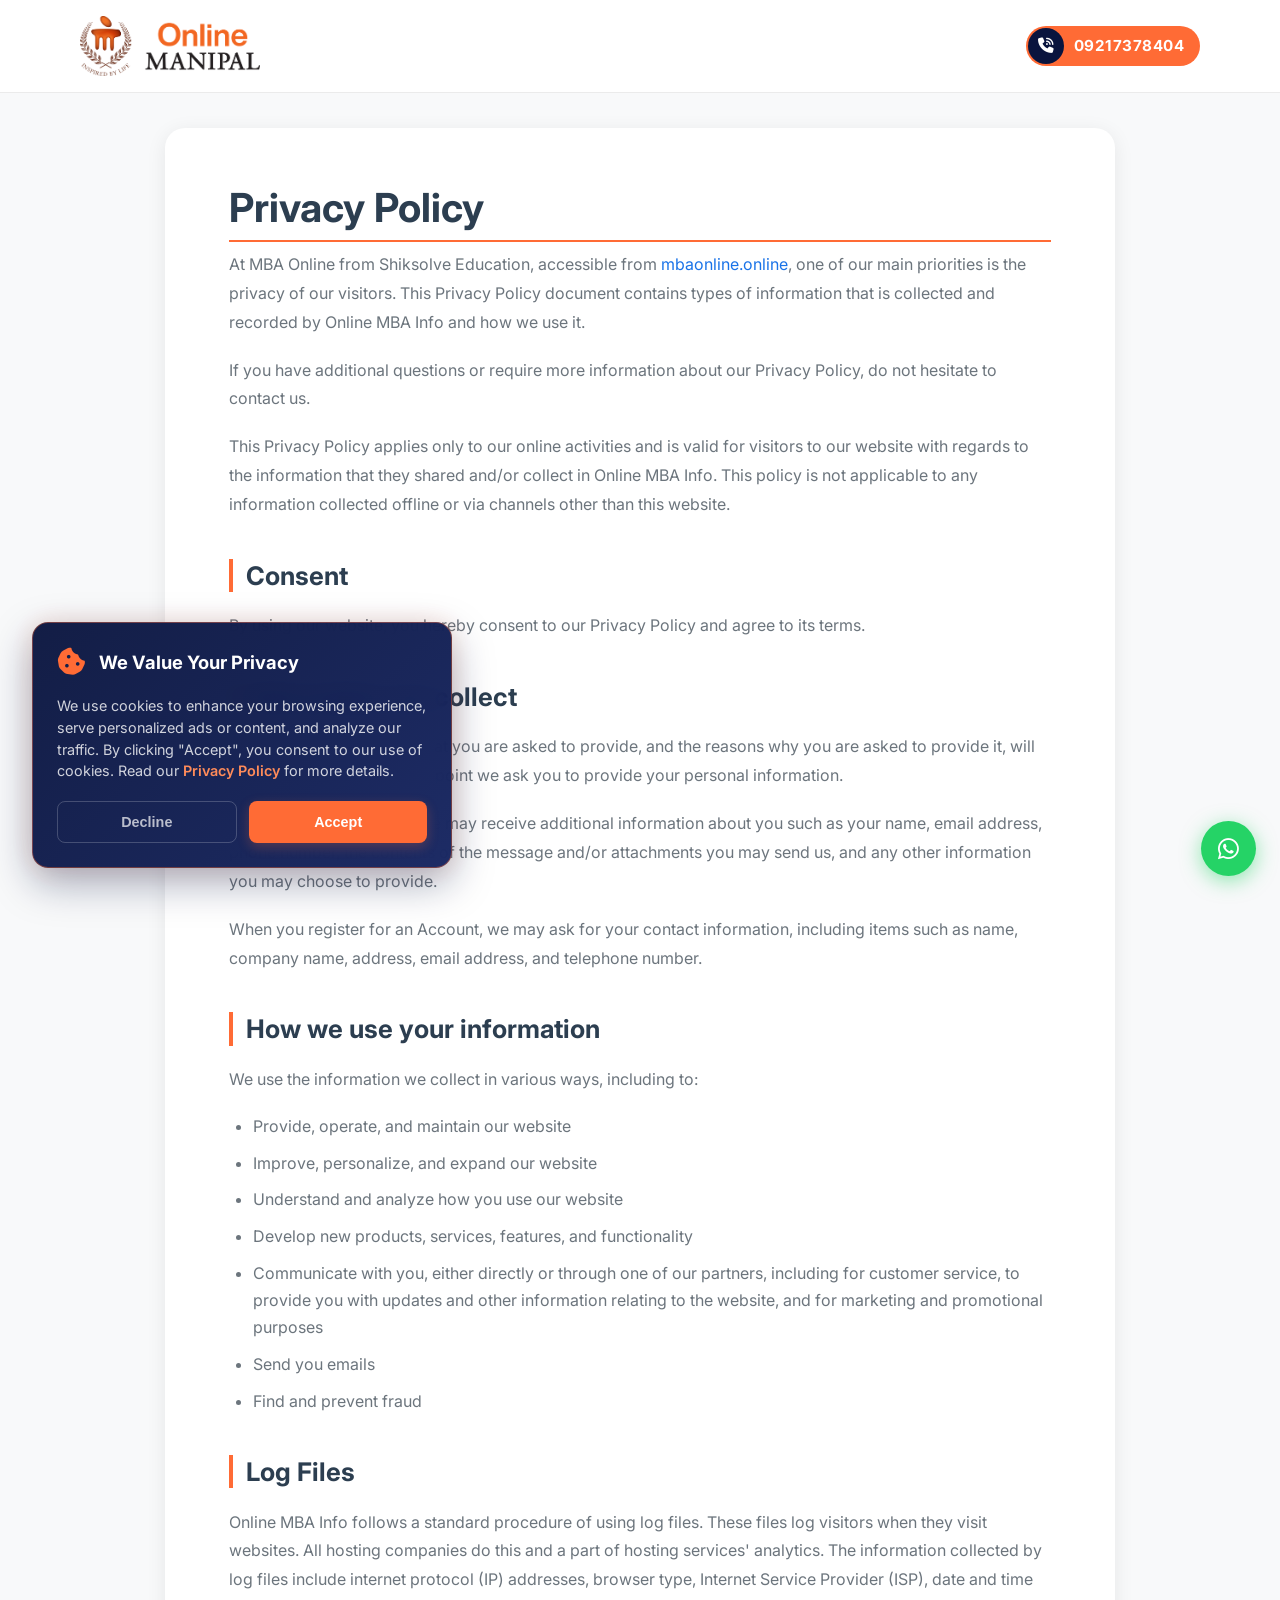
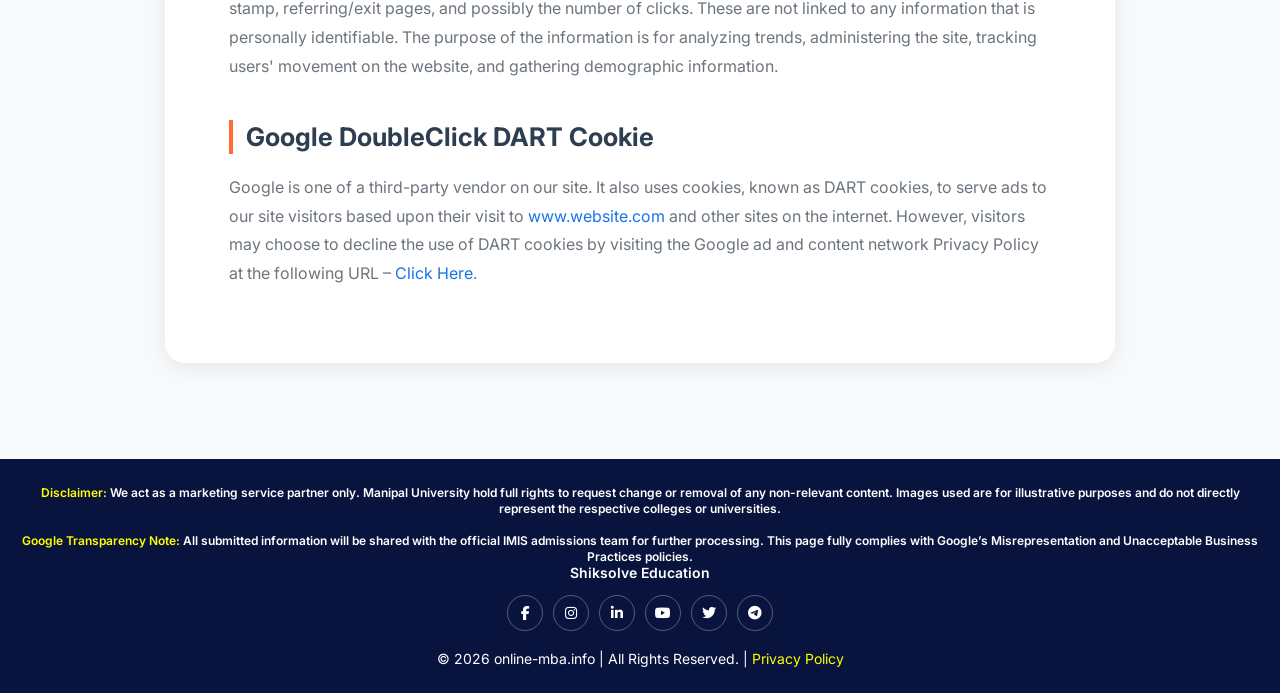
<file: privacy-policy.html>
<!doctype html>
<html lang="en">

<head>
  <!-- Google Tag Manager -->
  <script>
    (function (w, d, s, l, i) {
      w[l] = w[l] || [];
      w[l].push({ "gtm.start": new Date().getTime(), event: "gtm.js" });
      var f = d.getElementsByTagName(s)[0],
        j = d.createElement(s),
        dl = l != "dataLayer" ? "&l=" + l : "";
      j.async = true;
      j.src = "https://www.googletagmanager.com/gtm.js?id=" + i + dl;
      f.parentNode.insertBefore(j, f);
    })(window, document, "script", "dataLayer", "GTM-WKN92NVT");
  </script>
  <!-- End Google Tag Manager -->
  <meta charset="UTF-8" />
  <meta name="viewport" content="width=device-width, initial-scale=1.0" />
  <title>Privacy Policy - Online MANIPAL Degrees | MUJ</title>
  <meta name="description"
    content="Read the privacy policy of online-mba.info. Learn how we collect, use, and protect your information." />
  <link rel="shortcut icon" href="assets/images/favicon.png" type="image/x-icon" />

  <!-- Google Fonts -->
  <link href="https://fonts.googleapis.com/css2?family=Inter:wght@300;400;500;600;700;800&display=swap"
    rel="stylesheet" />
  <!-- Font Awesome -->
  <link rel="stylesheet" href="https://cdnjs.cloudflare.com/ajax/libs/font-awesome/6.4.0/css/all.min.css" />
  <!-- Custom CSS -->
  <link rel="stylesheet" href="assets/css/style.css" />
  <!-- Meta Pixel Code -->
  <script>
    !(function (f, b, e, v, n, t, s) {
      if (f.fbq) return;
      n = f.fbq = function () {
        n.callMethod
          ? n.callMethod.apply(n, arguments)
          : n.queue.push(arguments);
      };
      if (!f._fbq) f._fbq = n;
      n.push = n;
      n.loaded = !0;
      n.version = "2.0";
      n.queue = [];
      t = b.createElement(e);
      t.async = !0;
      t.src = v;
      s = b.getElementsByTagName(e)[0];
      s.parentNode.insertBefore(t, s);
    })(
      window,
      document,
      "script",
      "https://connect.facebook.net/en_US/fbevents.js",
    );
    fbq("init", "1687538719200650");
    fbq("track", "PageView");
  </script>
  <noscript><img height="1" width="1" style="display: none"
      src="https://www.facebook.com/tr?id=1687538719200650&ev=PageView&noscript=1" /></noscript>
  <!-- End Meta Pixel Code -->
</head>

<body>
  <!-- Google Tag Manager (noscript) -->
  <noscript><iframe src="https://www.googletagmanager.com/ns.html?id=GTM-WKN92NVT" height="0" width="0"
      style="display: none; visibility: hidden"></iframe></noscript>
  <!-- End Google Tag Manager (noscript) -->

  <!-- ========================
       NAVBAR
  ======================== -->
  <nav class="navbar scrolled" id="navbar">
    <div class="container-fluid">
      <div class="navbar-inner">
        <!-- Logo -->
        <a href="index.html" class="navbar-logo">
          <img src="assets/images/logo.png" alt="Online Manipal Logo" />
        </a>

        <!-- Right side -->
        <div class="navbar-right">
          <a href="tel:07303701705" class="desktop-call-btn">
            <span class="call-icon-wrapper">
              <i class="fas fa-phone-volume"></i>
            </span>
            <span class="call-number">07303701705</span>
          </a>
          <a href="tel:07303701705" class="btn-call-mobile" id="navCallBtn" aria-label="Call Toll Free">
            <span class="call-icon-wrapper">
              <i class="fas fa-phone-volume"></i>
            </span>
            <span class="call-number">07303701705</span>
          </a>
        </div>
      </div>
    </div>
  </nav>

  <!-- ========================
       PRIVACY POLICY CONTENT
  ======================== -->
  <section class="policy-section">
    <div class="container">
      <div class="policy-card">
        <h1>Privacy Policy</h1>
        <div class="policy-content">
          <p>
            At MBA Online from Shiksolve Education, accessible from <a
              href="https://mbaonline.online">mbaonline.online</a>, one of our main priorities is the privacy of our
            visitors. This Privacy Policy document contains types of information that is collected and recorded by
            Online MBA Info and how we use it.
          </p>

          <p>
            If you have additional questions or require more information about our Privacy Policy, do not hesitate to
            contact us.
          </p>

          <p>
            This Privacy Policy applies only to our online activities and is valid for visitors to our website with
            regards to the information that they shared and/or collect in Online MBA Info. This policy is not applicable
            to any information collected offline or via channels other than this website.
          </p>

          <h2>Consent</h2>
          <p>
            By using our website, you hereby consent to our Privacy Policy and agree to its terms.
          </p>

          <h2>Information we collect</h2>
          <p>
            The personal information that you are asked to provide, and the reasons why you are asked to provide it,
            will be made clear to you at the point we ask you to provide your personal information.
          </p>
          <p>
            If you contact us directly, we may receive additional information about you such as your name, email
            address, phone number, the contents of the message and/or attachments you may send us, and any other
            information you may choose to provide.
          </p>
          <p>
            When you register for an Account, we may ask for your contact information, including items such as name,
            company name, address, email address, and telephone number.
          </p>

          <h2>How we use your information</h2>
          <p>We use the information we collect in various ways, including to:</p>
          <ul>
            <li>Provide, operate, and maintain our website</li>
            <li>Improve, personalize, and expand our website</li>
            <li>Understand and analyze how you use our website</li>
            <li>Develop new products, services, features, and functionality</li>
            <li>Communicate with you, either directly or through one of our partners, including for customer service, to
              provide you with updates and other information relating to the website, and for marketing and promotional
              purposes</li>
            <li>Send you emails</li>
            <li>Find and prevent fraud</li>
          </ul>

          <h2>Log Files</h2>
          <p>
            Online MBA Info follows a standard procedure of using log files. These files log visitors when they visit
            websites. All hosting companies do this and a part of hosting services' analytics. The information collected
            by log files include internet protocol (IP) addresses, browser type, Internet Service Provider (ISP), date
            and time stamp, referring/exit pages, and possibly the number of clicks. These are not linked to any
            information that is personally identifiable. The purpose of the information is for analyzing trends,
            administering the site, tracking users' movement on the website, and gathering demographic information.
          </p>

          <h2>Google DoubleClick DART Cookie</h2>
          <p>
            Google is one of a third-party vendor on our site. It also uses cookies, known as DART cookies, to serve ads
            to our site visitors based upon their visit to <a href="https://www.website.com" target="_blank"
              rel="noopener">www.website.com</a> and other sites on the internet. However, visitors may choose to
            decline the use of DART cookies by visiting the Google ad and content network Privacy Policy at the
            following URL – <a href="https://policies.google.com/technologies/ads" target="_blank" rel="noopener">Click
              Here</a>.
          </p>
        </div>
      </div>
    </div>
  </section>

  <!-- ========================
       FOOTER
  ======================== -->
  <footer class="footer position-relative py-3 text-center" id="contact">
    <!-- Disclaimer + Subsidiary -->
    <div style="text-align: center; font-weight: 600; padding: 10px 20px 0">
      <p style="font-size: 12px" class="text-white fs-14">
        <span style="color: yellow">Disclaimer:</span>
        We act as a marketing service partner only. Manipal University hold
        full rights to request change or removal of any non-relevant content.
        Images used are for illustrative purposes and do not directly
        represent the respective colleges or universities.
      </p>
      <br />
      <p style="font-size: 12px" class="text-white fs-14">
        <span style="color: yellow">Google Transparency Note:</span>
        All submitted information will be shared with the official IMIS admissions team for further processing. This
        page fully complies with Google’s Misrepresentation and Unacceptable Business Practices policies.
      </p>
      <p class="text-white fs-14">
        Shiksolve Education
      </p>
    </div>

    <!-- Social Media Icons -->
    <div class="footer-social-row">
      <a href="#" class="footer-soc-btn" aria-label="Facebook">
        <i class="fab fa-facebook-f"></i>
      </a>
      <a href="#" class="footer-soc-btn" aria-label="Instagram">
        <i class="fab fa-instagram"></i>
      </a>
      <a href="#" class="footer-soc-btn" aria-label="LinkedIn">
        <i class="fab fa-linkedin-in"></i>
      </a>
      <a href="#" class="footer-soc-btn" aria-label="YouTube">
        <i class="fab fa-youtube"></i>
      </a>
      <a href="#" class="footer-soc-btn" aria-label="Twitter / X">
        <i class="fab fa-twitter"></i>
      </a>
      <a href="#" class="footer-soc-btn" aria-label="Telegram">
        <i class="fab fa-telegram-plane"></i>
      </a>
    </div>

    <!-- Copyright -->
    <div>
      <div class="align-items-center">
        <p style="text-align: center !important; margin: 12px 0px 10px" class="text-white fs-14">
          © 2026 online-mba.info | All Rights Reserved. |
          <a style="color: yellow" href="privacy-policy.html">Privacy Policy</a>
        </p>
      </div>
    </div>
  </footer>

  <!-- ========================
       FLOATING WHATSAPP
  ======================== -->
  <a href="https://wa.me/911800102001" class="whatsapp-float" target="_blank" rel="noopener"
    aria-label="Chat on WhatsApp">
    <i class="fab fa-whatsapp"></i>
  </a>

  <!-- ========================
       SCRIPTS
  ======================== -->
  <script src="assets/js/main.js"></script>
</body>

</html>
</file>
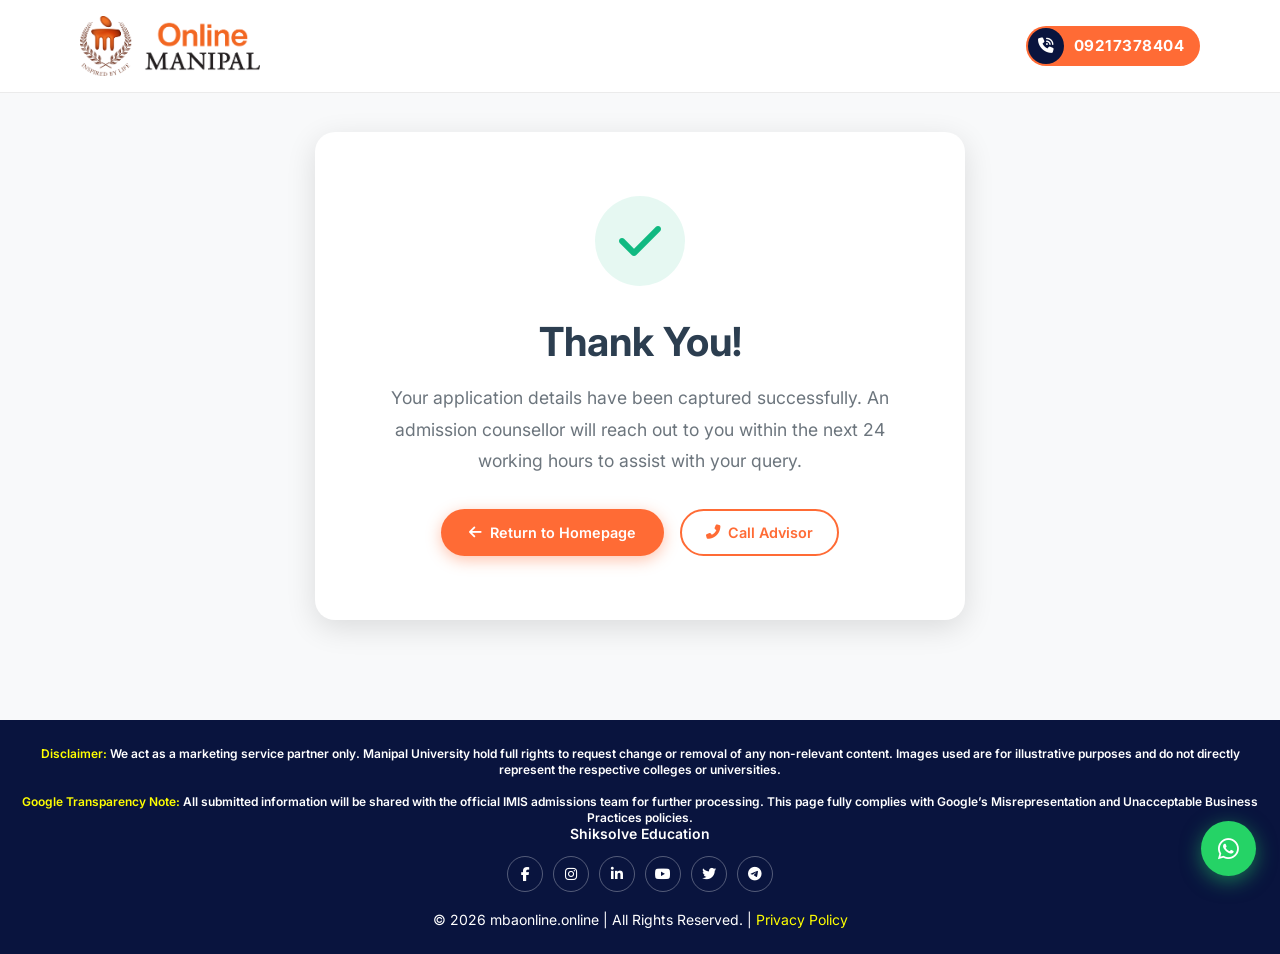
<file: thankyou.html>
<!doctype html>
<html lang="en">

<head>
  <!-- Google Tag Manager -->
  <script>
    (function (w, d, s, l, i) {
      w[l] = w[l] || [];
      w[l].push({ "gtm.start": new Date().getTime(), event: "gtm.js" });
      var f = d.getElementsByTagName(s)[0],
        j = d.createElement(s),
        dl = l != "dataLayer" ? "&l=" + l : "";
      j.async = true;
      j.src = "https://www.googletagmanager.com/gtm.js?id=" + i + dl;
      f.parentNode.insertBefore(j, f);
    })(window, document, "script", "dataLayer", "GTM-WKN92NVT");
  </script>
  <!-- End Google Tag Manager -->
  <meta charset="UTF-8" />
  <meta name="viewport" content="width=device-width, initial-scale=1.0" />
  <title>Thank You - Online MANIPAL Degrees | MUJ</title>
  <meta name="description"
    content="Thank you for submitting your application. Our admission counselor will contact you shortly." />
  <link rel="shortcut icon" href="assets/images/favicon.png" type="image/x-icon" />

  <!-- Google Fonts -->
  <link href="https://fonts.googleapis.com/css2?family=Inter:wght@300;400;500;600;700;800&display=swap"
    rel="stylesheet" />
  <!-- Font Awesome -->
  <link rel="stylesheet" href="https://cdnjs.cloudflare.com/ajax/libs/font-awesome/6.4.0/css/all.min.css" />
  <!-- Custom CSS -->
  <link rel="stylesheet" href="assets/css/style.css" />
  <!-- Google tag (gtag.js) -->
  <script async src="https://www.googletagmanager.com/gtag/js?id=AW-17345028823"></script>
  <script>
    window.dataLayer = window.dataLayer || [];
    function gtag() {
      dataLayer.push(arguments);
    }
    gtag("js", new Date());

    gtag("config", "AW-17345028823");
  </script>
  <!-- Event snippet for Submit lead form (2) conversion page -->
  <script>
    gtag('event', 'conversion', { 'send_to': 'AW-17345028823/QlGlCOSX79AcENfF4M5A' });
  </script>
  <!-- Meta Pixel Code -->
  <script>
    !(function (f, b, e, v, n, t, s) {
      if (f.fbq) return;
      n = f.fbq = function () {
        n.callMethod
          ? n.callMethod.apply(n, arguments)
          : n.queue.push(arguments);
      };
      if (!f._fbq) f._fbq = n;
      n.push = n;
      n.loaded = !0;
      n.version = "2.0";
      n.queue = [];
      t = b.createElement(e);
      t.async = !0;
      t.src = v;
      s = b.getElementsByTagName(e)[0];
      s.parentNode.insertBefore(t, s);
    })(
      window,
      document,
      "script",
      "https://connect.facebook.net/en_US/fbevents.js",
    );
    fbq("init", "1687538719200650");
    fbq("track", "PageView");
    fbq("track", "Lead"); // Track lead event on thank you page load
  </script>
  <noscript><img height="1" width="1" style="display: none"
      src="https://www.facebook.com/tr?id=1687538719200650&ev=PageView&noscript=1" /></noscript>
  <!-- End Meta Pixel Code -->
</head>

<body>
  <!-- Google Tag Manager (noscript) -->
  <noscript><iframe src="https://www.googletagmanager.com/ns.html?id=GTM-WKN92NVT" height="0" width="0"
      style="display: none; visibility: hidden"></iframe></noscript>
  <!-- End Google Tag Manager (noscript) -->

  <!-- ========================
       NAVBAR
  ======================== -->
  <nav class="navbar scrolled" id="navbar">
    <div class="container-fluid">
      <div class="navbar-inner">
        <!-- Logo -->
        <a href="index.html" class="navbar-logo">
          <img src="assets/images/logo.png" alt="Online Manipal Logo" />
        </a>

        <!-- Right side -->
        <div class="navbar-right">
          <a href="tel:07303701705" class="desktop-call-btn">
            <span class="call-icon-wrapper">
              <i class="fas fa-phone-volume"></i>
            </span>
            <span class="call-number">07303701705</span>
          </a>
          <a href="tel:07303701705" class="btn-call-mobile" id="navCallBtn" aria-label="Call Toll Free">
            <span class="call-icon-wrapper">
              <i class="fas fa-phone-volume"></i>
            </span>
            <span class="call-number">07303701705</span>
          </a>
        </div>
      </div>
    </div>
  </nav>

  <!-- ========================
       THANK YOU CONTENT SECTION
  ======================== -->
  <section class="thankyou-section">
    <div class="container">
      <div class="thankyou-card">
        <div class="thankyou-icon">
          <i class="fas fa-check"></i>
        </div>

        <h1 class="thankyou-title" id="greetingTitle">Thank You!</h1>
        <p class="thankyou-text">
          Your application details have been captured successfully. An admission counsellor will reach out to you within
          the next 24 working hours to assist with your query.
        </p>

        <!-- Dynamic Registration Details -->
        <div class="thankyou-details-box" id="detailsBox" style="display: none;">
          <div class="thankyou-details-title">
            <i class="fas fa-clipboard-check text-orange"></i>
            <span>Registration Summary</span>
          </div>

          <div class="thankyou-details-row" id="detailRowName" style="display: none;">
            <span class="thankyou-details-label">Applicant Name</span>
            <span class="thankyou-details-value" id="valName"></span>
          </div>

          <div class="thankyou-details-row" id="detailRowCourse" style="display: none;">
            <span class="thankyou-details-label">Selected Program</span>
            <span class="thankyou-details-value" id="valCourse"></span>
          </div>

          <div class="thankyou-details-row" id="detailRowPhone" style="display: none;">
            <span class="thankyou-details-label">Contact Phone</span>
            <span class="thankyou-details-value" id="valPhone"></span>
          </div>

          <div class="thankyou-details-row" id="detailRowEmail" style="display: none;">
            <span class="thankyou-details-label">Registered Email</span>
            <span class="thankyou-details-value" id="valEmail"></span>
          </div>
        </div>

        <!-- Call to Action Buttons -->
        <div class="thankyou-cta-group">
          <a href="index.html" class="btn btn-primary">
            <i class="fas fa-arrow-left"></i> Return to Homepage
          </a>
          <a href="tel:07303701705" class="btn btn-dark-outline"
            style="border: 2px solid var(--primary); color: var(--primary);">
            <i class="fas fa-phone-alt"></i> Call Advisor
          </a>
        </div>
      </div>
    </div>
  </section>

  <!-- ========================
       FOOTER
  ======================== -->
  <footer class="footer position-relative py-3 text-center" id="contact">
    <!-- Disclaimer + Subsidiary -->
    <div style="text-align: center; font-weight: 600; padding: 10px 20px 0">
      <p style="font-size: 12px" class="text-white fs-14">
        <span style="color: yellow">Disclaimer:</span>
        We act as a marketing service partner only. Manipal University hold
        full rights to request change or removal of any non-relevant content.
        Images used are for illustrative purposes and do not directly
        represent the respective colleges or universities.
      </p>
      <br />
      <p style="font-size: 12px" class="text-white fs-14">
        <span style="color: yellow">Google Transparency Note:</span>
        All submitted information will be shared with the official IMIS admissions team for further processing. This
        page fully complies with Google’s Misrepresentation and Unacceptable Business Practices policies.
      </p>
      <p class="text-white fs-14">
        Shiksolve Education
      </p>
    </div>

    <!-- Social Media Icons -->
    <div class="footer-social-row">
      <a href="#" class="footer-soc-btn" aria-label="Facebook">
        <i class="fab fa-facebook-f"></i>
      </a>
      <a href="#" class="footer-soc-btn" aria-label="Instagram">
        <i class="fab fa-instagram"></i>
      </a>
      <a href="#" class="footer-soc-btn" aria-label="LinkedIn">
        <i class="fab fa-linkedin-in"></i>
      </a>
      <a href="#" class="footer-soc-btn" aria-label="YouTube">
        <i class="fab fa-youtube"></i>
      </a>
      <a href="#" class="footer-soc-btn" aria-label="Twitter / X">
        <i class="fab fa-twitter"></i>
      </a>
      <a href="#" class="footer-soc-btn" aria-label="Telegram">
        <i class="fab fa-telegram-plane"></i>
      </a>
    </div>

    <!-- Copyright -->
    <div>
      <div class="align-items-center">
        <p style="text-align: center !important; margin: 12px 0px 10px" class="text-white fs-14">
          © 2026 mbaonline.online | All Rights Reserved. |
          <a style="color: yellow" href="privacy-policy.html">Privacy Policy</a>
        </p>
      </div>
    </div>
  </footer>

  <!-- ========================
       FLOATING WHATSAPP
  ======================== -->
  <a href="https://wa.me/911800102001" class="whatsapp-float" target="_blank" rel="noopener"
    aria-label="Chat on WhatsApp">
    <i class="fab fa-whatsapp"></i>
  </a>

  <!-- Dynamic greeting and details parsing script -->
  <script>
    document.addEventListener('DOMContentLoaded', () => {
      try {
        const leadName = sessionStorage.getItem('lead_name');
        const leadCourse = sessionStorage.getItem('lead_course');
        const leadPhone = sessionStorage.getItem('lead_phone');
        const leadEmail = sessionStorage.getItem('lead_email');

        let hasDetails = false;

        if (leadName) {
          document.getElementById('greetingTitle').textContent = `Thank You, ${leadName}!`;
          document.getElementById('valName').textContent = leadName;
          document.getElementById('detailRowName').style.display = 'flex';
          hasDetails = true;
        }
        if (leadCourse) {
          document.getElementById('valCourse').textContent = leadCourse;
          document.getElementById('detailRowCourse').style.display = 'flex';
          hasDetails = true;
        }
        if (leadPhone) {
          // Mask middle digits of phone for security: +91******1234
          let displayPhone = leadPhone;
          if (leadPhone.length >= 10) {
            const cleanPhone = leadPhone.replace(/[\s+-]/g, '');
            if (cleanPhone.length >= 10) {
              const prefix = leadPhone.startsWith('+') ? leadPhone.substring(0, leadPhone.length - 10) : '';
              const last4 = cleanPhone.slice(-4);
              displayPhone = `${prefix} ******${last4}`;
            }
          }
          document.getElementById('valPhone').textContent = displayPhone;
          document.getElementById('detailRowPhone').style.display = 'flex';
          hasDetails = true;
        }
        if (leadEmail) {
          // Mask email for security: a***@domain.com
          let displayEmail = leadEmail;
          const emailParts = leadEmail.split('@');
          if (emailParts.length === 2) {
            const namePart = emailParts[0];
            const domainPart = emailParts[1];
            if (namePart.length > 2) {
              displayEmail = `${namePart[0]}***${namePart[namePart.length - 1]}@${domainPart}`;
            } else {
              displayEmail = `***@${domainPart}`;
            }
          }
          document.getElementById('valEmail').textContent = displayEmail;
          document.getElementById('detailRowEmail').style.display = 'flex';
          hasDetails = true;
        }

        if (hasDetails) {
          document.getElementById('detailsBox').style.display = 'block';
        }
      } catch (e) {
        console.warn('Error displaying lead registration summary:', e);
      }
    });
  </script>
  <script src="assets/js/main.js"></script>
</body>

</html>
</file>
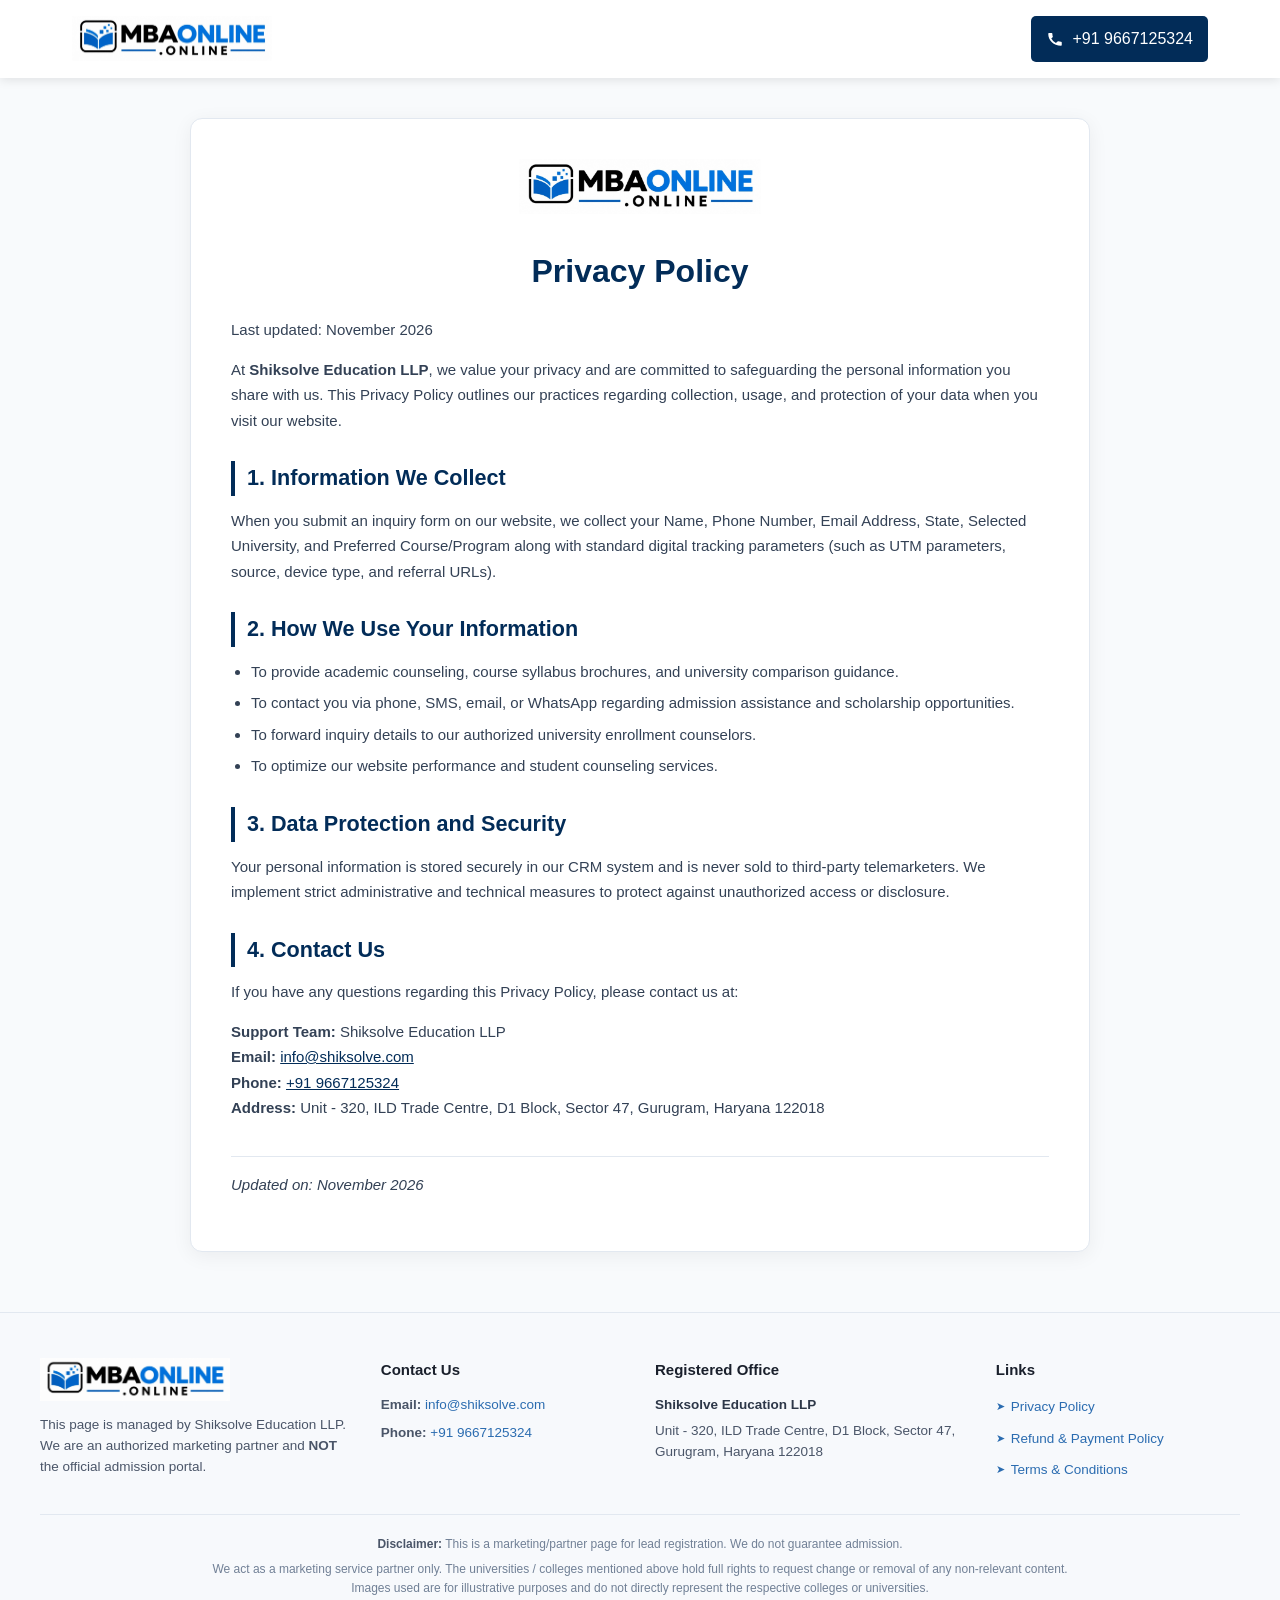
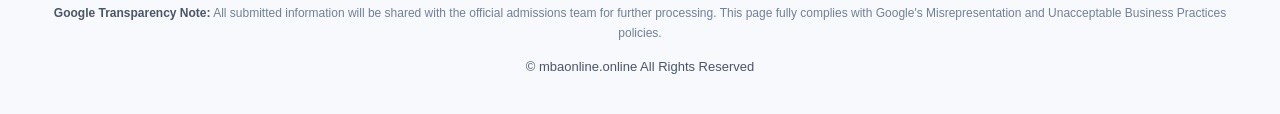
<file: affordable-online-mba-program/privacy-policy.html>
<!DOCTYPE html>
<html lang="en">

<head>
    <meta charset="UTF-8">
    <meta name="viewport" content="width=device-width, initial-scale=1.0">
    <title>Privacy Policy | Shiksolve Education LLP</title>
    <link rel="icon" type="image/x-icon" href="assets/icons/favicon.png">
    <link rel="stylesheet" href="css/styles.css">

    <!-- Google tag (gtag.js) -->
    <script async src="https://www.googletagmanager.com/gtag/js?id=AW-18571008098"></script>
    <script>
      window.dataLayer = window.dataLayer || [];
      function gtag(){dataLayer.push(arguments);}
      gtag('js', new Date());

      gtag('config', 'AW-18571008098');
    </script>
    <style>
        body {
            background-color: #f8fafc;
            color: #1e293b;
            font-family: -apple-system, BlinkMacSystemFont, "Segoe UI", Roboto, Oxygen, Ubuntu, Cantarell, "Fira Sans", "Droid Sans", "Helvetica Neue", sans-serif;
            margin: 0;
            padding: 0;
        }

        .policy-wrapper {
            max-width: 900px;
            margin: 40px auto 60px;
            padding: 40px;
            background: #ffffff;
            border-radius: 12px;
            box-shadow: 0 4px 20px rgba(0, 0, 0, 0.06);
            border: 1px solid #e2e8f0;
        }

        .policy-wrapper h1 {
            color: #022C58;
            font-size: 2rem;
            margin: 25px 0 20px;
            text-align: center;
        }

        .policy-wrapper h2 {
            color: #022C58;
            font-size: 1.35rem;
            margin-top: 28px;
            margin-bottom: 12px;
            border-left: 4px solid #022C58;
            padding-left: 12px;
        }

        .policy-wrapper p {
            line-height: 1.7;
            margin-bottom: 14px;
            color: #334155;
            font-size: 15px;
        }

        .policy-wrapper ul {
            margin: 0 0 16px 20px;
            padding: 0;
            color: #334155;
            line-height: 1.7;
            font-size: 15px;
        }

        .policy-wrapper li {
            margin-bottom: 6px;
        }

        .policy-wrapper a {
            color: #022C58;
            text-decoration: underline;
        }

        .updated-date {
            margin-top: 35px;
            font-size: 13px;
            color: #64748b;
            border-top: 1px solid #e2e8f0;
            padding-top: 15px;
        }

        @media (max-width: 600px) {
            .policy-wrapper {
                padding: 25px 18px;
                margin: 20px 12px 40px;
            }

            .policy-wrapper h1 {
                font-size: 1.6rem;
            }
        }
    </style>
</head>

<body>

    <!-- Header -->
    <header class="header">
        <div class="header-container">
            <a href="https://mbaonline.online/affordable-online-mba-program" class="logo">
                <img src="assets/images/mba-online.online.jpg" alt="MBA Online">
            </a>
            <div style="display: flex; flex-direction: column; align-items: center;">
                <a href="tel:+919667125324"
                    style="background-color:#022C58; color:white; padding:10px 15px; border-radius:5px; text-decoration:none; display:inline-flex; align-items:center; font-size:16px;">
                    <svg xmlns="http://www.w3.org/2000/svg" fill="white" viewBox="0 0 24 24" width="18" height="18"
                        style="margin-right:8px;">
                        <path
                            d="M6.62 10.79a15.464 15.464 0 006.59 6.59l2.2-2.2a1 1 0 011.01-.24c1.12.37 2.33.57 3.58.57a1 1 0 011 1v3.49a1 1 0 01-1 1C10.3 21 3 13.7 3 5a1 1 0 011-1h3.49a1 1 0 011 1c0 1.25.2 2.46.57 3.58.13.34.05.72-.24 1.01l-2.2 2.2z">
                        </path>
                    </svg>
                    +91 9667125324
                </a>
            </div>
        </div>
    </header>

    <div class="policy-wrapper">
        <center><img style="max-height: 55px; width: auto;" src="assets/images/mba-online.online.jpg" alt="MBA Online">
        </center>

        <h1>Privacy Policy</h1>
        <p>Last updated: November 2026</p>

        <p>At <strong>Shiksolve Education LLP</strong>, we value your privacy and are committed to safeguarding the
            personal information you share with us. This Privacy Policy outlines our practices regarding collection,
            usage, and protection of your data when you visit our website.</p>

        <h2>1. Information We Collect</h2>
        <p>When you submit an inquiry form on our website, we collect your Name, Phone Number, Email Address, State,
            Selected University, and Preferred Course/Program along with standard digital tracking parameters (such as
            UTM parameters, source, device type, and referral URLs).</p>

        <h2>2. How We Use Your Information</h2>
        <ul>
            <li>To provide academic counseling, course syllabus brochures, and university comparison guidance.</li>
            <li>To contact you via phone, SMS, email, or WhatsApp regarding admission assistance and scholarship
                opportunities.</li>
            <li>To forward inquiry details to our authorized university enrollment counselors.</li>
            <li>To optimize our website performance and student counseling services.</li>
        </ul>

        <h2>3. Data Protection and Security</h2>
        <p>Your personal information is stored securely in our CRM system and is never sold to third-party
            telemarketers. We implement strict administrative and technical measures to protect against unauthorized
            access or disclosure.</p>

        <h2>4. Contact Us</h2>
        <p>If you have any questions regarding this Privacy Policy, please contact us at:</p>
        <p>
            <strong>Support Team:</strong> Shiksolve Education LLP<br>
            <strong>Email:</strong> <a href="mailto:info@shiksolve.com">info@shiksolve.com</a><br>
            <strong>Phone:</strong> <a href="tel:+919667125324">+91 9667125324</a><br>
            <strong>Address:</strong> Unit - 320, ILD Trade Centre, D1 Block, Sector 47, Gurugram, Haryana 122018
        </p>

        <p class="updated-date"><em>Updated on: November 2026</em></p>
    </div>

    <!-- Footer -->
    <footer class="footer-new">
        <div class="footer-new-container">
            <div class="footer-grid">
                <!-- Col 1: Brand & Disclaimer -->
                <div class="footer-brand-col">
                    <div class="footer-logo">
                        <img src="assets/images/mba-online.online.jpg" alt="MBA Online">
                    </div>
                    <p class="footer-partner-text">
                        This page is managed by Shiksolve Education LLP. We are an authorized marketing partner and
                        <strong>NOT</strong> the official admission portal.
                    </p>
                </div>

                <!-- Col 2: Contact Us -->
                <div class="footer-contact-col">
                    <h3 class="footer-col-title">Contact Us</h3>
                    <p><strong>Email:</strong> <a href="mailto:info@shiksolve.com">info@shiksolve.com</a></p>
                    <p><strong>Phone:</strong> <a href="tel:+919667125324">+91 9667125324</a></p>
                </div>

                <!-- Col 3: Registered Office -->
                <div class="footer-office-col">
                    <h3 class="footer-col-title">Registered Office</h3>
                    <p class="company-name">Shiksolve Education LLP</p>
                    <p class="company-address">
                        Unit - 320, ILD Trade Centre, D1 Block, Sector 47, </br>
                        Gurugram, Haryana 122018
                    </p>
                </div>

                <!-- Col 4: Links -->
                <div class="footer-links-col">
                    <h3 class="footer-col-title">Links</h3>
                    <ul class="footer-nav">
                        <li><a href="privacy-policy.html"><span class="arrow">&#10148;</span> Privacy Policy</a></li>
                        <li><a href="refund-policy.html"><span class="arrow">&#10148;</span> Refund &amp; Payment
                                Policy</a></li>
                        <li><a href="terms-and-conditions.html"><span class="arrow">&#10148;</span> Terms &amp;
                                Conditions</a></li>
                    </ul>
                </div>
            </div>

            <div class="footer-divider"></div>

            <div class="footer-legal-notes">
                <p><strong>Disclaimer:</strong> This is a marketing/partner page for lead registration. We do not
                    guarantee admission.</p>
                <p>We act as a marketing service partner only. The universities / colleges mentioned above hold full
                    rights to request change or removal of any non-relevant content.<br>Images used are for
                    illustrative purposes and do not directly represent the respective colleges or universities.</p>
                <p><strong>Google Transparency Note:</strong> All submitted information will be shared with the official
                    admissions team for further processing. This page fully complies with Google's Misrepresentation and
                    Unacceptable Business Practices policies.</p>
                <p class="footer-copyright">&copy; mbaonline.online All Rights Reserved </p>
            </div>
        </div>
    </footer>

</body>

</html>
</file>
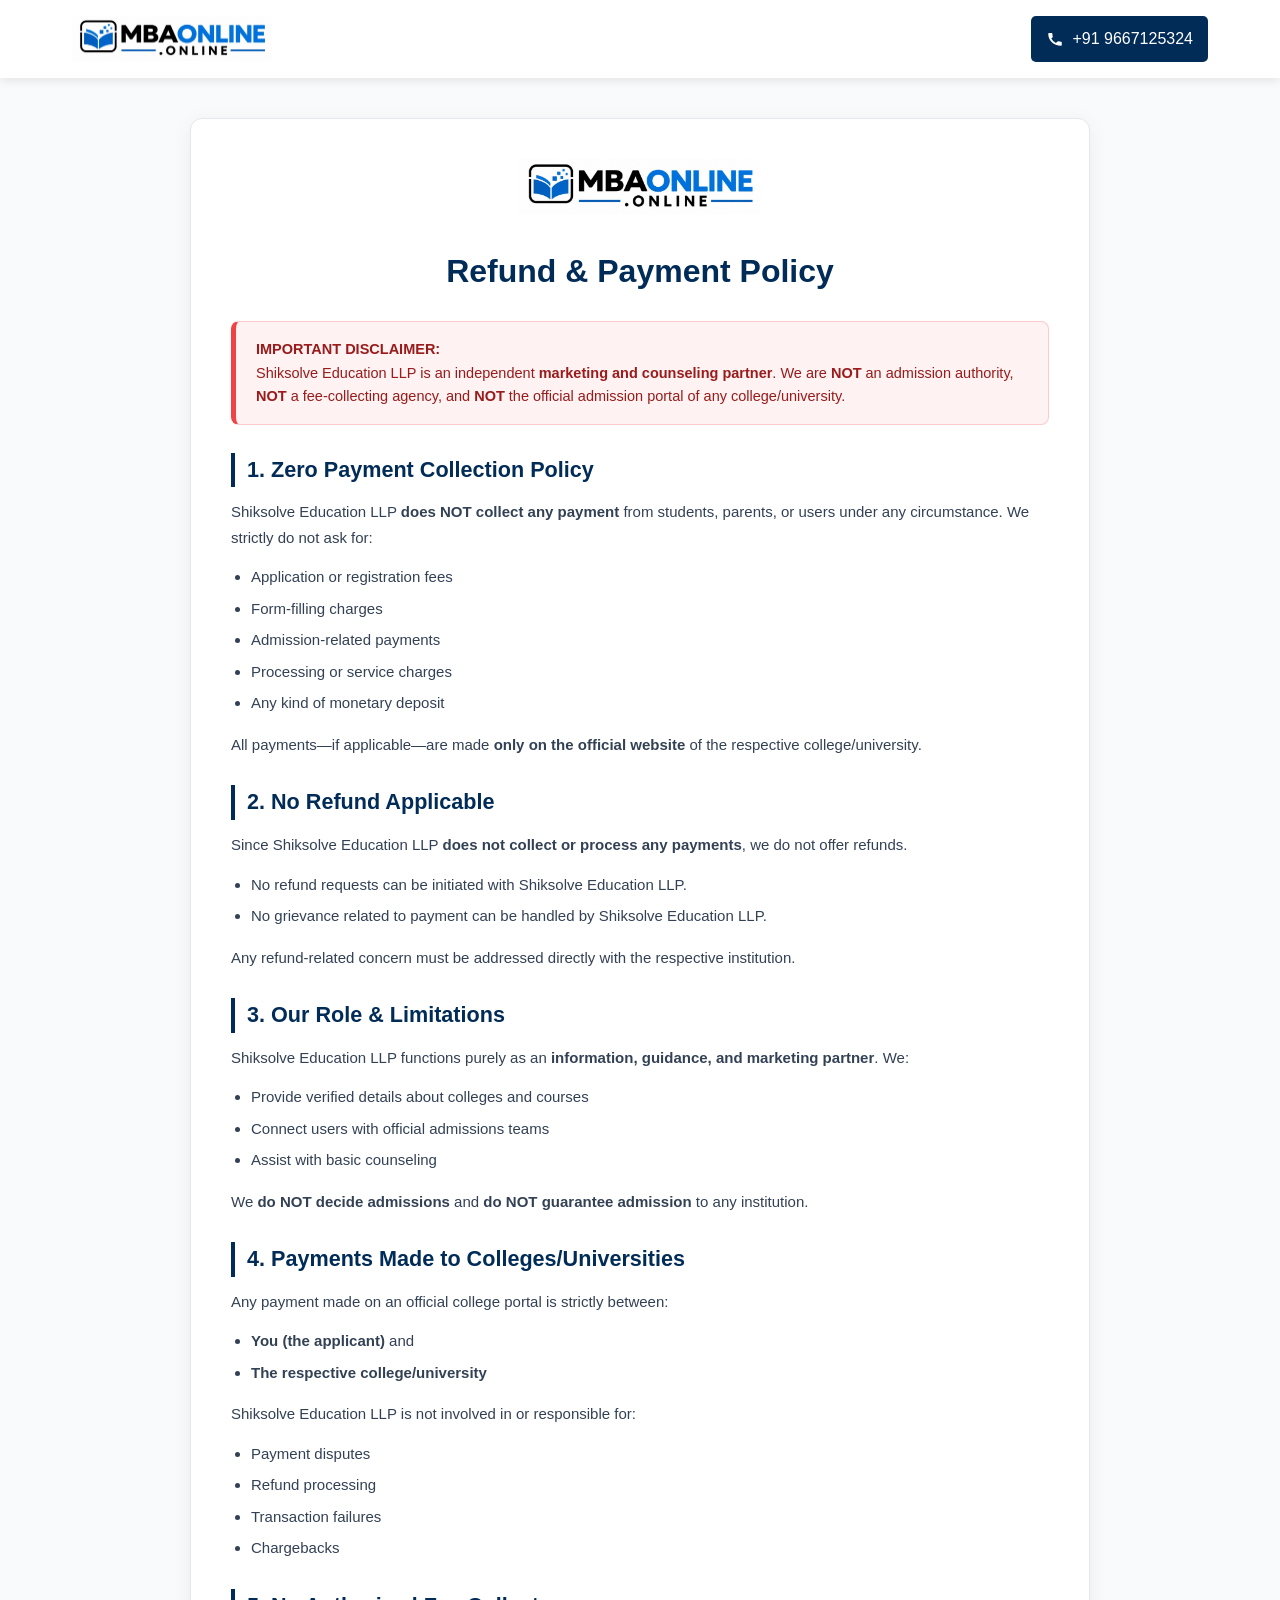
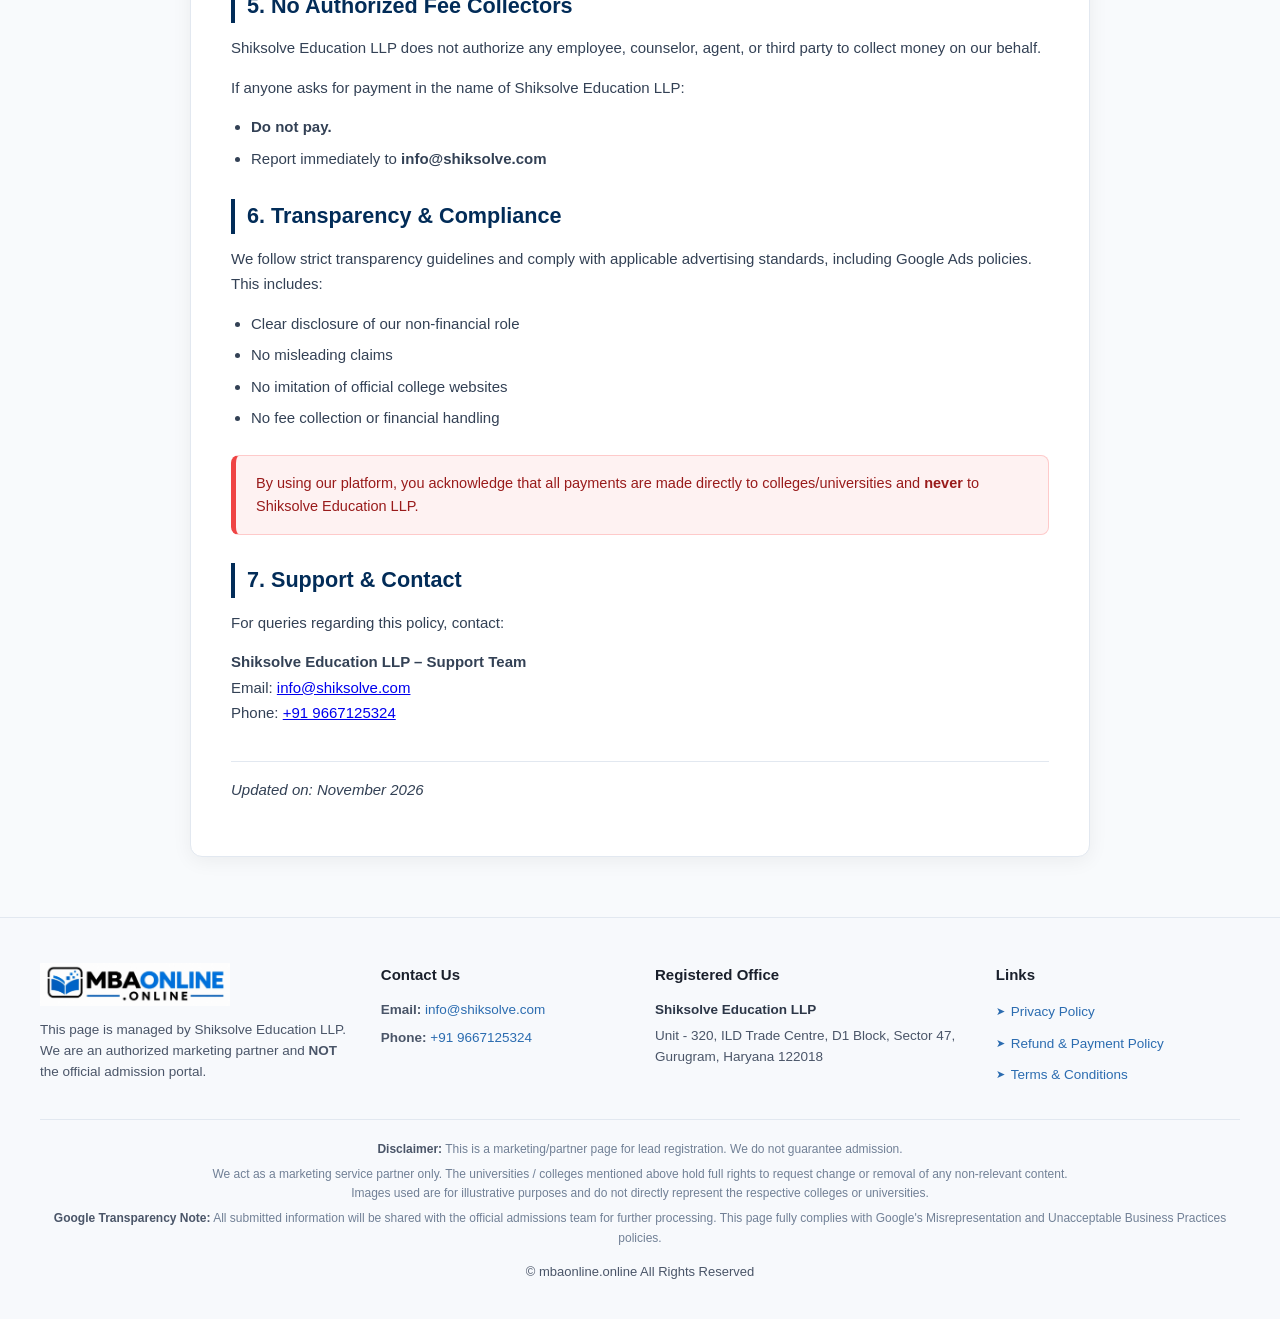
<file: affordable-online-mba-program/refund-and-payment-policy.html>
<!DOCTYPE html>
<html lang="en">

<head>
    <meta charset="UTF-8">
    <meta name="viewport" content="width=device-width, initial-scale=1.0">
    <title>Refund &amp; Payment Policy | Shiksolve Education LLP</title>
    <link rel="icon" type="image/x-icon" href="assets/icons/favicon.png">
    <link rel="stylesheet" href="css/styles.css">

    <!-- Google tag (gtag.js) -->
    <script async src="https://www.googletagmanager.com/gtag/js?id=AW-18571008098"></script>
    <script>
      window.dataLayer = window.dataLayer || [];
      function gtag(){dataLayer.push(arguments);}
      gtag('js', new Date());

      gtag('config', 'AW-18571008098');
    </script>
    <style>
        body {
            background-color: #f8fafc;
            color: #1e293b;
            font-family: -apple-system, BlinkMacSystemFont, "Segoe UI", Roboto, Oxygen, Ubuntu, Cantarell, "Fira Sans", "Droid Sans", "Helvetica Neue", sans-serif;
            margin: 0;
            padding: 0;
        }

        .policy-wrapper {
            max-width: 900px;
            margin: 40px auto 60px;
            padding: 40px;
            background: #ffffff;
            border-radius: 12px;
            box-shadow: 0 4px 20px rgba(0, 0, 0, 0.06);
            border: 1px solid #e2e8f0;
        }

        .policy-wrapper h1 {
            color: #022C58;
            font-size: 2rem;
            margin: 25px 0 20px;
            text-align: center;
        }

        .policy-wrapper h2 {
            color: #022C58;
            font-size: 1.35rem;
            margin-top: 28px;
            margin-bottom: 12px;
            border-left: 4px solid #022C58;
            padding-left: 12px;
        }

        .policy-wrapper p {
            line-height: 1.7;
            margin-bottom: 14px;
            color: #334155;
            font-size: 15px;
        }

        .policy-wrapper ul {
            margin: 0 0 16px 20px;
            padding: 0;
            color: #334155;
            line-height: 1.7;
            font-size: 15px;
        }

        .policy-wrapper li {
            margin-bottom: 6px;
        }

        .alert-box {
            background-color: #fef2f2;
            border: 1px solid #fecaca;
            border-left: 5px solid #ef4444;
            color: #991b1b;
            padding: 16px 20px;
            border-radius: 8px;
            margin: 24px 0;
            font-size: 14.5px;
            line-height: 1.6;
        }

        .updated-date {
            margin-top: 35px;
            font-size: 13px;
            color: #64748b;
            border-top: 1px solid #e2e8f0;
            padding-top: 15px;
        }

        @media (max-width: 600px) {
            .policy-wrapper {
                padding: 25px 18px;
                margin: 20px 12px 40px;
            }

            .policy-wrapper h1 {
                font-size: 1.6rem;
            }
        }
    </style>
</head>

<body>

    <!-- Header -->
    <header class="header">
        <div class="header-container">
            <a href="https://mbaonline.online/affordable-online-mba-program" class="logo">
                <img src="assets/images/mba-online.online.jpg" alt="MBA Online">
            </a>
            <div style="display: flex; flex-direction: column; align-items: center;">
                <a href="tel:+919667125324"
                    style="background-color:#022C58; color:white; padding:10px 15px; border-radius:5px; text-decoration:none; display:inline-flex; align-items:center; font-size:16px;">
                    <svg xmlns="http://www.w3.org/2000/svg" fill="white" viewBox="0 0 24 24" width="18" height="18"
                        style="margin-right:8px;">
                        <path
                            d="M6.62 10.79a15.464 15.464 0 006.59 6.59l2.2-2.2a1 1 0 011.01-.24c1.12.37 2.33.57 3.58.57a1 1 0 011 1v3.49a1 1 0 01-1 1C10.3 21 3 13.7 3 5a1 1 0 011-1h3.49a1 1 0 011 1c0 1.25.2 2.46.57 3.58.13.34.05.72-.24 1.01l-2.2 2.2z">
                        </path>
                    </svg>
                    +91 9667125324
                </a>
            </div>
        </div>
    </header>

    <div class="policy-wrapper">
        <center><img style="max-height: 55px; width: auto;" src="assets/images/mba-online.online.jpg" alt="MBA Online">
        </center>

        <h1>Refund &amp; Payment Policy</h1>

        <div class="alert-box">
            <strong>IMPORTANT DISCLAIMER:</strong><br>
            Shiksolve Education LLP is an independent <strong>marketing and counseling partner</strong>.
            We are <strong>NOT</strong> an admission authority, <strong>NOT</strong> a fee-collecting agency, and
            <strong>NOT</strong> the official admission portal of any college/university.
        </div>

        <h2>1. Zero Payment Collection Policy</h2>
        <p>
            Shiksolve Education LLP <strong>does NOT collect any payment</strong> from students, parents, or users under
            any circumstance.
            We strictly do not ask for:
        </p>

        <ul>
            <li>Application or registration fees</li>
            <li>Form-filling charges</li>
            <li>Admission-related payments</li>
            <li>Processing or service charges</li>
            <li>Any kind of monetary deposit</li>
        </ul>

        <p>
            All payments—if applicable—are made <strong>only on the official website</strong> of the respective
            college/university.
        </p>

        <h2>2. No Refund Applicable</h2>
        <p>
            Since Shiksolve Education LLP <strong>does not collect or process any payments</strong>, we do not offer
            refunds.
        </p>

        <ul>
            <li>No refund requests can be initiated with Shiksolve Education LLP.</li>
            <li>No grievance related to payment can be handled by Shiksolve Education LLP.</li>
        </ul>

        <p>
            Any refund-related concern must be addressed directly with the respective institution.
        </p>

        <h2>3. Our Role &amp; Limitations</h2>
        <p>
            Shiksolve Education LLP functions purely as an <strong>information, guidance, and marketing
                partner</strong>.
            We:
        </p>

        <ul>
            <li>Provide verified details about colleges and courses</li>
            <li>Connect users with official admissions teams</li>
            <li>Assist with basic counseling</li>
        </ul>

        <p>
            We <strong>do NOT decide admissions</strong> and <strong>do NOT guarantee admission</strong> to any
            institution.
        </p>

        <h2>4. Payments Made to Colleges/Universities</h2>
        <p>
            Any payment made on an official college portal is strictly between:
        </p>

        <ul>
            <li><strong>You (the applicant)</strong> and</li>
            <li><strong>The respective college/university</strong></li>
        </ul>

        <p>Shiksolve Education LLP is not involved in or responsible for:</p>
        <ul>
            <li>Payment disputes</li>
            <li>Refund processing</li>
            <li>Transaction failures</li>
            <li>Chargebacks</li>
        </ul>

        <h2>5. No Authorized Fee Collectors</h2>
        <p>
            Shiksolve Education LLP does not authorize any employee, counselor, agent, or third party to collect money
            on our behalf.
        </p>

        <p>If anyone asks for payment in the name of Shiksolve Education LLP:</p>
        <ul>
            <li><strong>Do not pay.</strong></li>
            <li>Report immediately to <strong>info@shiksolve.com</strong></li>
        </ul>

        <h2>6. Transparency &amp; Compliance</h2>
        <p>
            We follow strict transparency guidelines and comply with applicable advertising standards, including Google
            Ads policies.
            This includes:
        </p>

        <ul>
            <li>Clear disclosure of our non-financial role</li>
            <li>No misleading claims</li>
            <li>No imitation of official college websites</li>
            <li>No fee collection or financial handling</li>
        </ul>

        <div class="alert-box">
            By using our platform, you acknowledge that all payments are made directly to colleges/universities and
            <strong>never</strong> to Shiksolve Education LLP.
        </div>

        <h2>7. Support &amp; Contact</h2>

        <p>
            For queries regarding this policy, contact:
        </p>

        <p>
            <strong>Shiksolve Education LLP – Support Team</strong><br>
            Email: <a href="mailto:info@shiksolve.com">info@shiksolve.com</a><br>
            Phone: <a href="tel:+919667125324">+91 9667125324</a>
        </p>

        <p class="updated-date"><em>Updated on: November 2026</em></p>
    </div>

    <!-- Footer -->
    <footer class="footer-new">
        <div class="footer-new-container">
            <div class="footer-grid">
                <!-- Col 1: Brand & Disclaimer -->
                <div class="footer-brand-col">
                    <div class="footer-logo">
                        <img src="assets/images/mba-online.online.jpg" alt="MBA Online">
                    </div>
                    <p class="footer-partner-text">
                        This page is managed by Shiksolve Education LLP. We are an authorized marketing partner and
                        <strong>NOT</strong> the official admission portal.
                    </p>
                </div>

                <!-- Col 2: Contact Us -->
                <div class="footer-contact-col">
                    <h3 class="footer-col-title">Contact Us</h3>
                    <p><strong>Email:</strong> <a href="mailto:info@shiksolve.com">info@shiksolve.com</a></p>
                    <p><strong>Phone:</strong> <a href="tel:+919667125324">+91 9667125324</a></p>
                </div>

                <!-- Col 3: Registered Office -->
                <div class="footer-office-col">
                    <h3 class="footer-col-title">Registered Office</h3>
                    <p class="company-name">Shiksolve Education LLP</p>
                    <p class="company-address">
                        Unit - 320, ILD Trade Centre, D1 Block, Sector 47, </br>
                        Gurugram, Haryana 122018
                    </p>
                </div>

                <!-- Col 4: Links -->
                <div class="footer-links-col">
                    <h3 class="footer-col-title">Links</h3>
                    <ul class="footer-nav">
                        <li><a href="privacy-policy.html"><span class="arrow">&#10148;</span> Privacy Policy</a></li>
                        <li><a href="refund-policy.html"><span class="arrow">&#10148;</span> Refund &amp; Payment
                                Policy</a></li>
                        <li><a href="terms-and-conditions.html"><span class="arrow">&#10148;</span> Terms &amp;
                                Conditions</a></li>
                    </ul>
                </div>
            </div>

            <div class="footer-divider"></div>

            <div class="footer-legal-notes">
                <p><strong>Disclaimer:</strong> This is a marketing/partner page for lead registration. We do not
                    guarantee admission.</p>
                <p>We act as a marketing service partner only. The universities / colleges mentioned above hold full
                    rights to request change or removal of any non-relevant content.<br>Images used are for
                    illustrative purposes and do not directly represent the respective colleges or universities.</p>
                <p><strong>Google Transparency Note:</strong> All submitted information will be shared with the official
                    admissions team for further processing. This page fully complies with Google's Misrepresentation and
                    Unacceptable Business Practices policies.</p>
                <p class="footer-copyright">&copy; mbaonline.online All Rights Reserved </p>
            </div>
        </div>
    </footer>

</body>

</html>
</file>
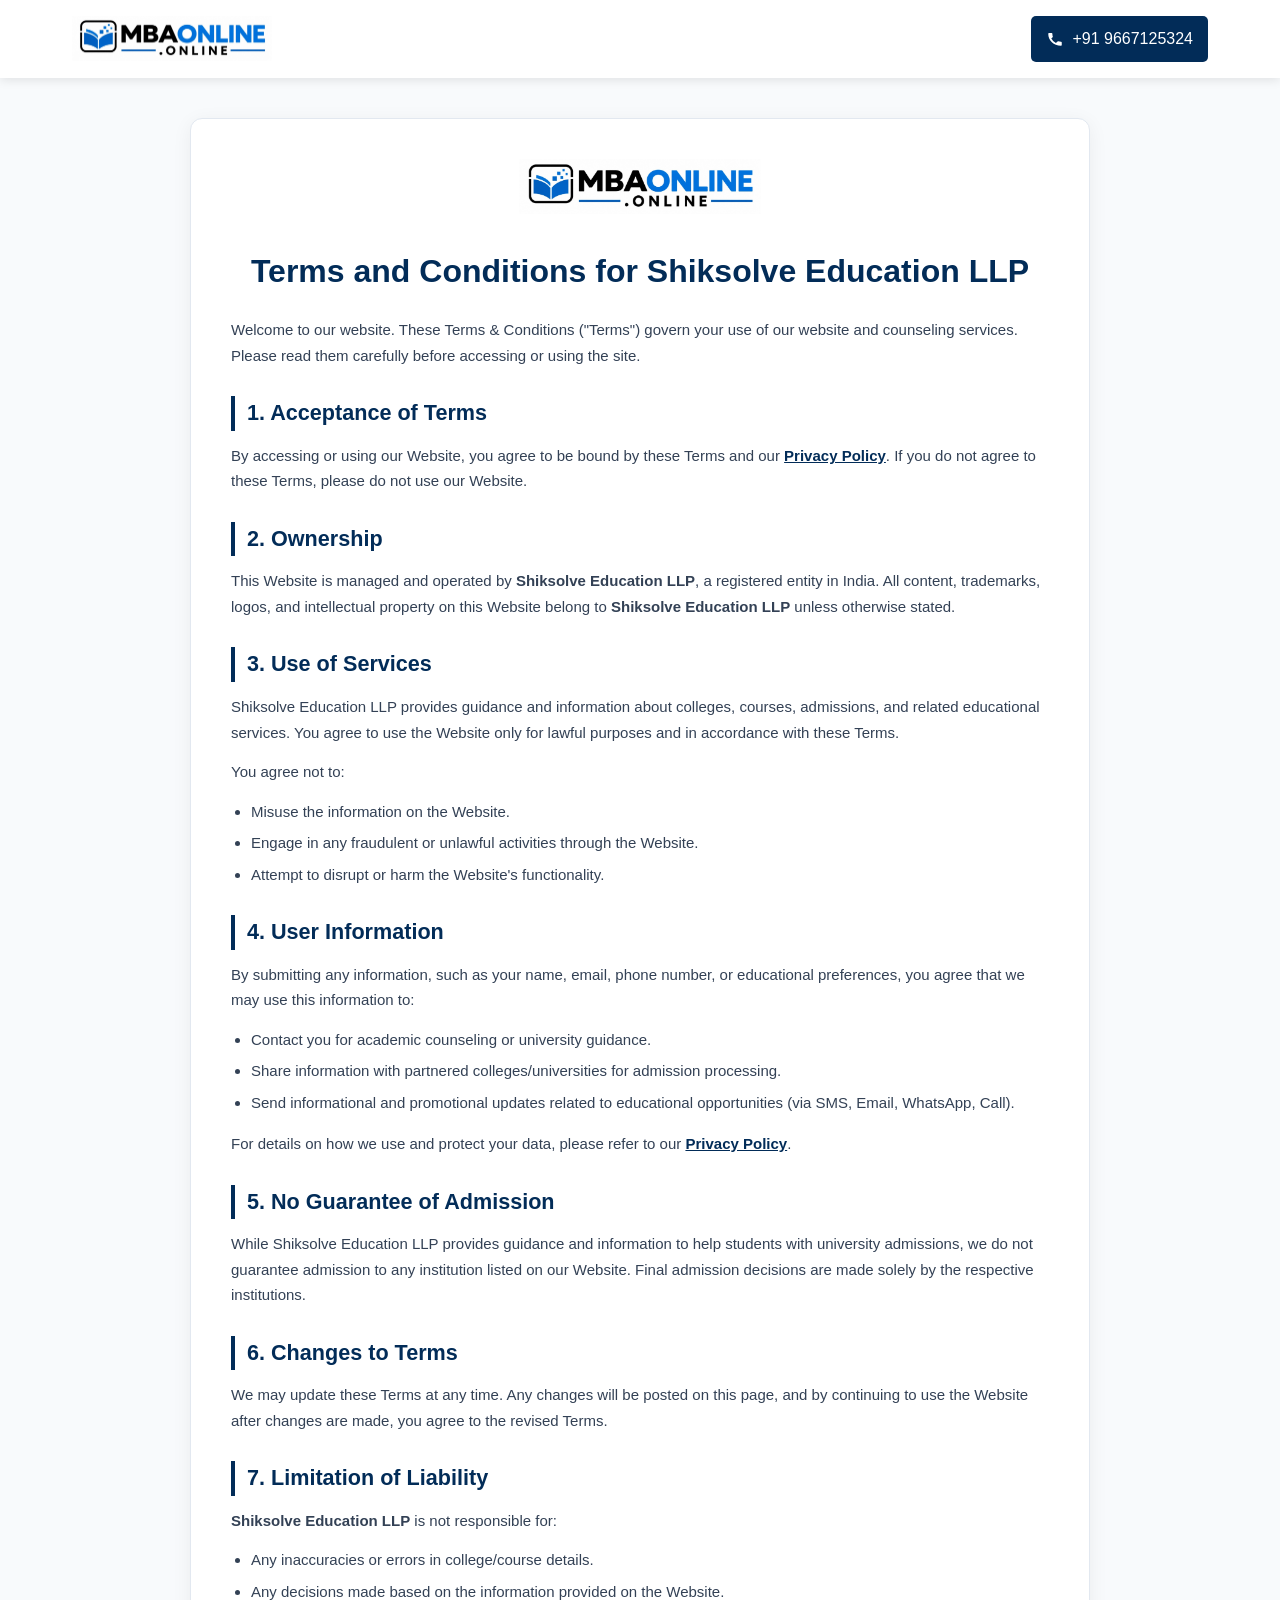
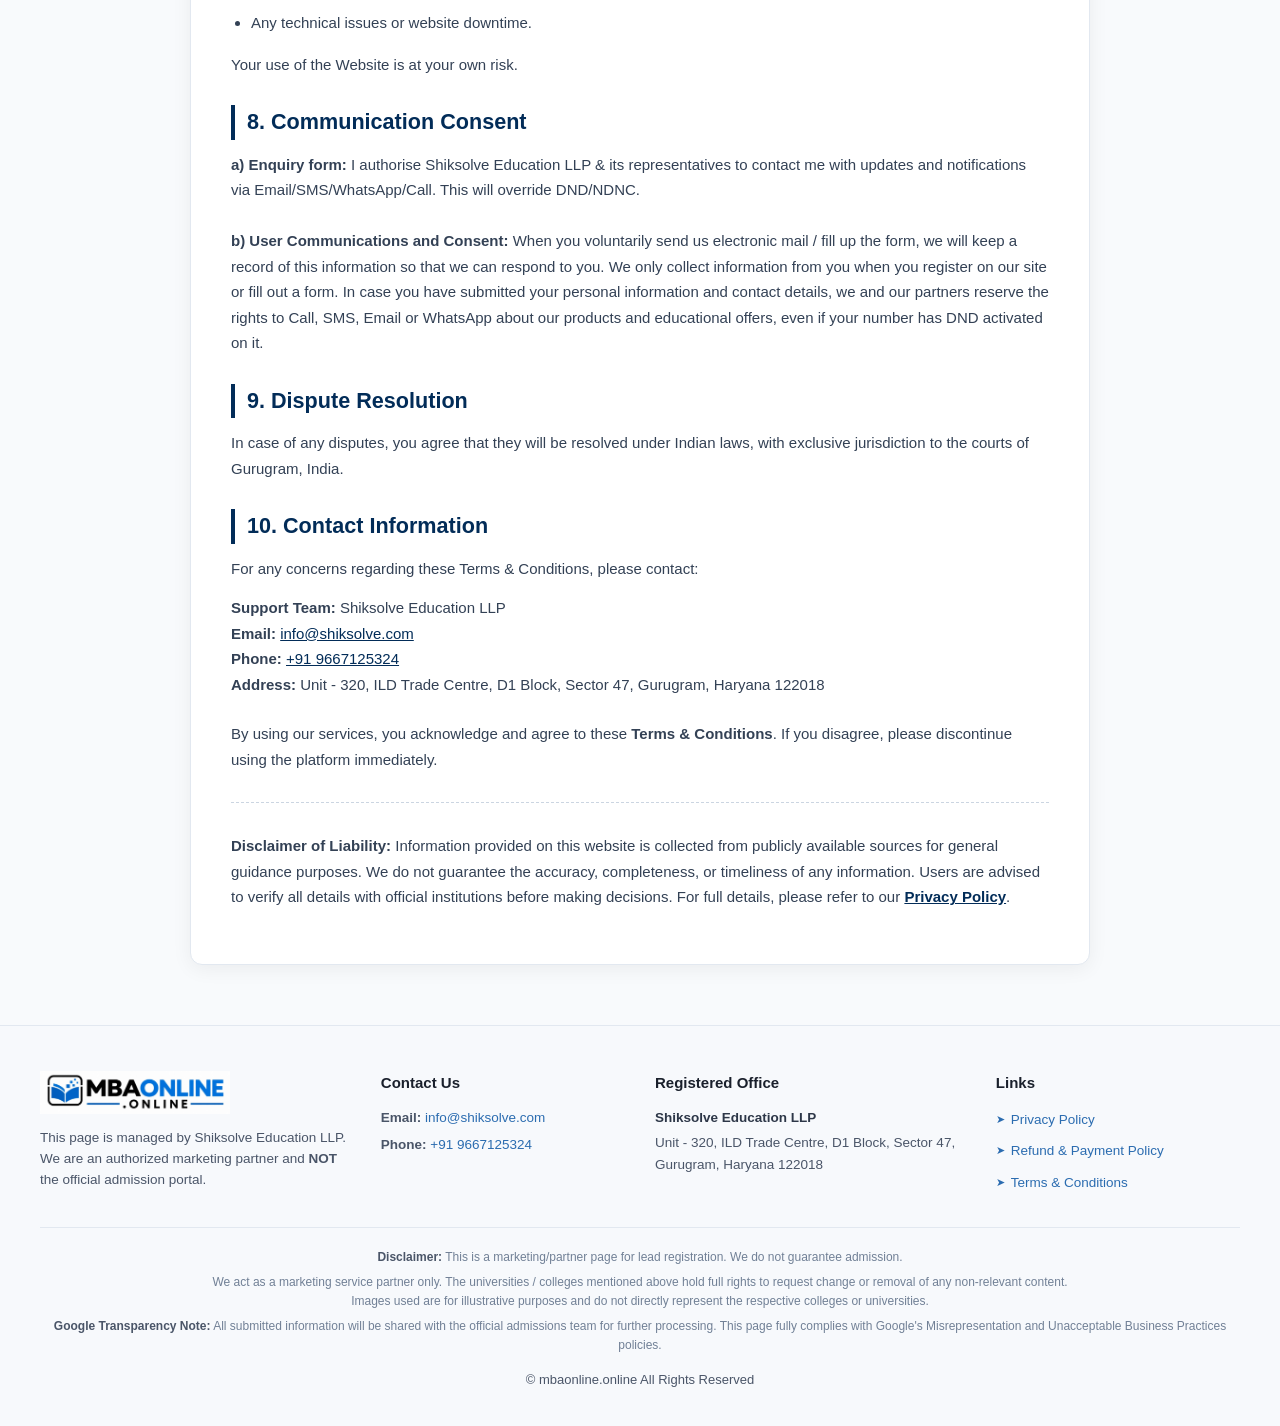
<file: affordable-online-mba-program/terms-and-conditions.html>
<!DOCTYPE html>
<html lang="en">

<head>
    <meta charset="UTF-8">
    <meta name="viewport" content="width=device-width, initial-scale=1.0">
    <title>Terms &amp; Conditions | Shiksolve Education LLP</title>
    <link rel="icon" type="image/x-icon" href="assets/icons/favicon.png">
    <link rel="stylesheet" href="css/styles.css">

    <!-- Google tag (gtag.js) -->
    <script async src="https://www.googletagmanager.com/gtag/js?id=AW-18571008098"></script>
    <script>
      window.dataLayer = window.dataLayer || [];
      function gtag(){dataLayer.push(arguments);}
      gtag('js', new Date());

      gtag('config', 'AW-18571008098');
    </script>
    <style>
        body {
            background-color: #f8fafc;
            color: #1e293b;
            font-family: -apple-system, BlinkMacSystemFont, "Segoe UI", Roboto, Oxygen, Ubuntu, Cantarell, "Fira Sans", "Droid Sans", "Helvetica Neue", sans-serif;
            margin: 0;
            padding: 0;
        }

        .policy-wrapper {
            max-width: 900px;
            margin: 40px auto 60px;
            padding: 40px;
            background: #ffffff;
            border-radius: 12px;
            box-shadow: 0 4px 20px rgba(0, 0, 0, 0.06);
            border: 1px solid #e2e8f0;
        }

        .policy-wrapper h1 {
            color: #022C58;
            font-size: 2rem;
            margin: 25px 0 20px;
            text-align: center;
        }

        .policy-wrapper h2 {
            color: #022C58;
            font-size: 1.35rem;
            margin-top: 28px;
            margin-bottom: 12px;
            border-left: 4px solid #022C58;
            padding-left: 12px;
        }

        .policy-wrapper p {
            line-height: 1.7;
            margin-bottom: 14px;
            color: #334155;
            font-size: 15px;
        }

        .policy-wrapper ul {
            margin: 0 0 16px 20px;
            padding: 0;
            color: #334155;
            line-height: 1.7;
            font-size: 15px;
        }

        .policy-wrapper li {
            margin-bottom: 6px;
        }

        .policy-wrapper a {
            color: #022C58;
            text-decoration: underline;
        }

        .font-semibold {
            font-weight: 600;
        }

        .divider {
            margin: 30px 0;
            border-top: 1px dashed #cbd5e1;
        }

        @media (max-width: 600px) {
            .policy-wrapper {
                padding: 25px 18px;
                margin: 20px 12px 40px;
            }

            .policy-wrapper h1 {
                font-size: 1.6rem;
            }
        }
    </style>
</head>

<body>

    <!-- Header -->
    <header class="header">
        <div class="header-container">
            <a href="https://mbaonline.online/affordable-online-mba-program" class="logo">
                <img src="assets/images/mba-online.online.jpg" alt="MBA Online">
            </a>
            <div style="display: flex; flex-direction: column; align-items: center;">
                <a href="tel:+919667125324"
                    style="background-color:#022C58; color:white; padding:10px 15px; border-radius:5px; text-decoration:none; display:inline-flex; align-items:center; font-size:16px;">
                    <svg xmlns="http://www.w3.org/2000/svg" fill="white" viewBox="0 0 24 24" width="18" height="18"
                        style="margin-right:8px;">
                        <path
                            d="M6.62 10.79a15.464 15.464 0 006.59 6.59l2.2-2.2a1 1 0 011.01-.24c1.12.37 2.33.57 3.58.57a1 1 0 011 1v3.49a1 1 0 01-1 1C10.3 21 3 13.7 3 5a1 1 0 011-1h3.49a1 1 0 011 1c0 1.25.2 2.46.57 3.58.13.34.05.72-.24 1.01l-2.2 2.2z">
                        </path>
                    </svg>
                    +91 9667125324
                </a>
            </div>
        </div>
    </header>

    <div class="policy-wrapper">
        <center><img style="max-height: 55px; width: auto;" src="assets/images/mba-online.online.jpg" alt="MBA Online">
        </center>

        <h1>Terms and Conditions for Shiksolve Education LLP</h1>

        <p>Welcome to our website. These Terms &amp; Conditions ("Terms") govern your use of our website and counseling
            services. Please read them carefully before accessing or using the site.</p>

        <h2>1. Acceptance of Terms</h2>
        <p>By accessing or using our Website, you agree to be bound by these Terms and our <a href="privacy-policy.html"
                class="font-semibold">Privacy Policy</a>. If you do not agree to these Terms, please do not use our
            Website.</p>

        <h2>2. Ownership</h2>
        <p>This Website is managed and operated by <span class="font-semibold">Shiksolve Education LLP</span>, a
            registered entity in India. All content, trademarks, logos, and intellectual property on this Website belong
            to <span class="font-semibold">Shiksolve Education LLP</span> unless otherwise stated.</p>

        <h2>3. Use of Services</h2>
        <p>Shiksolve Education LLP provides guidance and information about colleges, courses, admissions, and related
            educational services. You agree to use the Website only for lawful purposes and in accordance with these
            Terms.</p>
        <p>You agree not to:</p>
        <ul>
            <li>Misuse the information on the Website.</li>
            <li>Engage in any fraudulent or unlawful activities through the Website.</li>
            <li>Attempt to disrupt or harm the Website's functionality.</li>
        </ul>

        <h2>4. User Information</h2>
        <p>By submitting any information, such as your name, email, phone number, or educational preferences, you agree
            that we may use this information to:</p>
        <ul>
            <li>Contact you for academic counseling or university guidance.</li>
            <li>Share information with partnered colleges/universities for admission processing.</li>
            <li>Send informational and promotional updates related to educational opportunities (via SMS, Email,
                WhatsApp, Call).</li>
        </ul>
        <p>For details on how we use and protect your data, please refer to our <a href="privacy-policy.html"
                class="font-semibold">Privacy Policy</a>.</p>

        <h2>5. No Guarantee of Admission</h2>
        <p>While Shiksolve Education LLP provides guidance and information to help students with university admissions,
            we do not guarantee admission to any institution listed on our Website. Final admission decisions are made
            solely by the respective institutions.</p>

        <h2>6. Changes to Terms</h2>
        <p>We may update these Terms at any time. Any changes will be posted on this page, and by continuing to use the
            Website after changes are made, you agree to the revised Terms.</p>

        <h2>7. Limitation of Liability</h2>
        <p><span class="font-semibold">Shiksolve Education LLP</span> is not responsible for:</p>
        <ul>
            <li>Any inaccuracies or errors in college/course details.</li>
            <li>Any decisions made based on the information provided on the Website.</li>
            <li>Any technical issues or website downtime.</li>
        </ul>
        <p>Your use of the Website is at your own risk.</p>

        <h2>8. Communication Consent</h2>
        <p><strong>a) Enquiry form:</strong> I authorise Shiksolve Education LLP &amp; its representatives to contact me
            with updates and notifications via Email/SMS/WhatsApp/Call. This will override DND/NDNC.<br><br>
            <strong>b) User Communications and Consent:</strong> When you voluntarily send us electronic mail / fill up
            the form, we will keep a record of this information so that we can respond to you. We only collect
            information from you when you register on our site or fill out a form. In case you have submitted your
            personal information and contact details, we and our partners reserve the rights to Call, SMS, Email or
            WhatsApp about our products and educational offers, even if your number has DND activated on it.
        </p>

        <h2>9. Dispute Resolution</h2>
        <p>In case of any disputes, you agree that they will be resolved under Indian laws, with exclusive jurisdiction
            to the courts of Gurugram, India.</p>

        <h2>10. Contact Information</h2>
        <p>For any concerns regarding these Terms &amp; Conditions, please contact:</p>
        <p>
            <span class="font-semibold">Support Team:</span> Shiksolve Education LLP<br>
            <span class="font-semibold">Email:</span> <a href="mailto:info@shiksolve.com">info@shiksolve.com</a><br>
            <span class="font-semibold">Phone:</span> <a href="tel:+919667125324">+91 9667125324</a><br>
            <span class="font-semibold">Address:</span> Unit - 320, ILD Trade Centre, D1 Block, Sector 47, Gurugram,
            Haryana 122018
        </p>

        <p style="margin-top: 24px;">By using our services, you acknowledge and agree to these <span
                class="font-semibold">Terms &amp; Conditions</span>. If you disagree, please discontinue using the
            platform immediately.</p>

        <div class="divider"></div>

        <p><span class="font-semibold">Disclaimer of Liability:</span> Information provided on this website is collected
            from publicly available sources for general guidance purposes. We do not guarantee the accuracy,
            completeness, or timeliness of any information. Users are advised to verify all details with official
            institutions before making decisions. For full details, please refer to our <a href="privacy-policy.html"
                class="font-semibold">Privacy Policy</a>.</p>
    </div>

    <!-- Footer -->
    <footer class="footer-new">
        <div class="footer-new-container">
            <div class="footer-grid">
                <!-- Col 1: Brand & Disclaimer -->
                <div class="footer-brand-col">
                    <div class="footer-logo">
                        <img src="assets/images/mba-online.online.jpg" alt="MBA Online">
                    </div>
                    <p class="footer-partner-text">
                        This page is managed by Shiksolve Education LLP. We are an authorized marketing partner and
                        <strong>NOT</strong> the official admission portal.
                    </p>
                </div>

                <!-- Col 2: Contact Us -->
                <div class="footer-contact-col">
                    <h3 class="footer-col-title">Contact Us</h3>
                    <p><strong>Email:</strong> <a href="mailto:info@shiksolve.com">info@shiksolve.com</a></p>
                    <p><strong>Phone:</strong> <a href="tel:+919667125324">+91 9667125324</a></p>
                </div>

                <!-- Col 3: Registered Office -->
                <div class="footer-office-col">
                    <h3 class="footer-col-title">Registered Office</h3>
                    <p class="company-name">Shiksolve Education LLP</p>
                    <p class="company-address">
                        Unit - 320, ILD Trade Centre, D1 Block, Sector 47, </br>
                        Gurugram, Haryana 122018
                    </p>
                </div>

                <!-- Col 4: Links -->
                <div class="footer-links-col">
                    <h3 class="footer-col-title">Links</h3>
                    <ul class="footer-nav">
                        <li><a href="privacy-policy.html"><span class="arrow">&#10148;</span> Privacy Policy</a></li>
                        <li><a href="refund-policy.html"><span class="arrow">&#10148;</span> Refund &amp; Payment
                                Policy</a></li>
                        <li><a href="terms-and-conditions.html"><span class="arrow">&#10148;</span> Terms &amp;
                                Conditions</a></li>
                    </ul>
                </div>
            </div>

            <div class="footer-divider"></div>

            <div class="footer-legal-notes">
                <p><strong>Disclaimer:</strong> This is a marketing/partner page for lead registration. We do not
                    guarantee admission.</p>
                <p>We act as a marketing service partner only. The universities / colleges mentioned above hold full
                    rights to request change or removal of any non-relevant content.<br>Images used are for
                    illustrative purposes and do not directly represent the respective colleges or universities.</p>
                <p><strong>Google Transparency Note:</strong> All submitted information will be shared with the official
                    admissions team for further processing. This page fully complies with Google's Misrepresentation and
                    Unacceptable Business Practices policies.</p>
                <p class="footer-copyright">&copy; mbaonline.online All Rights Reserved </p>
            </div>
        </div>
    </footer>

</body>

</html>
</file>
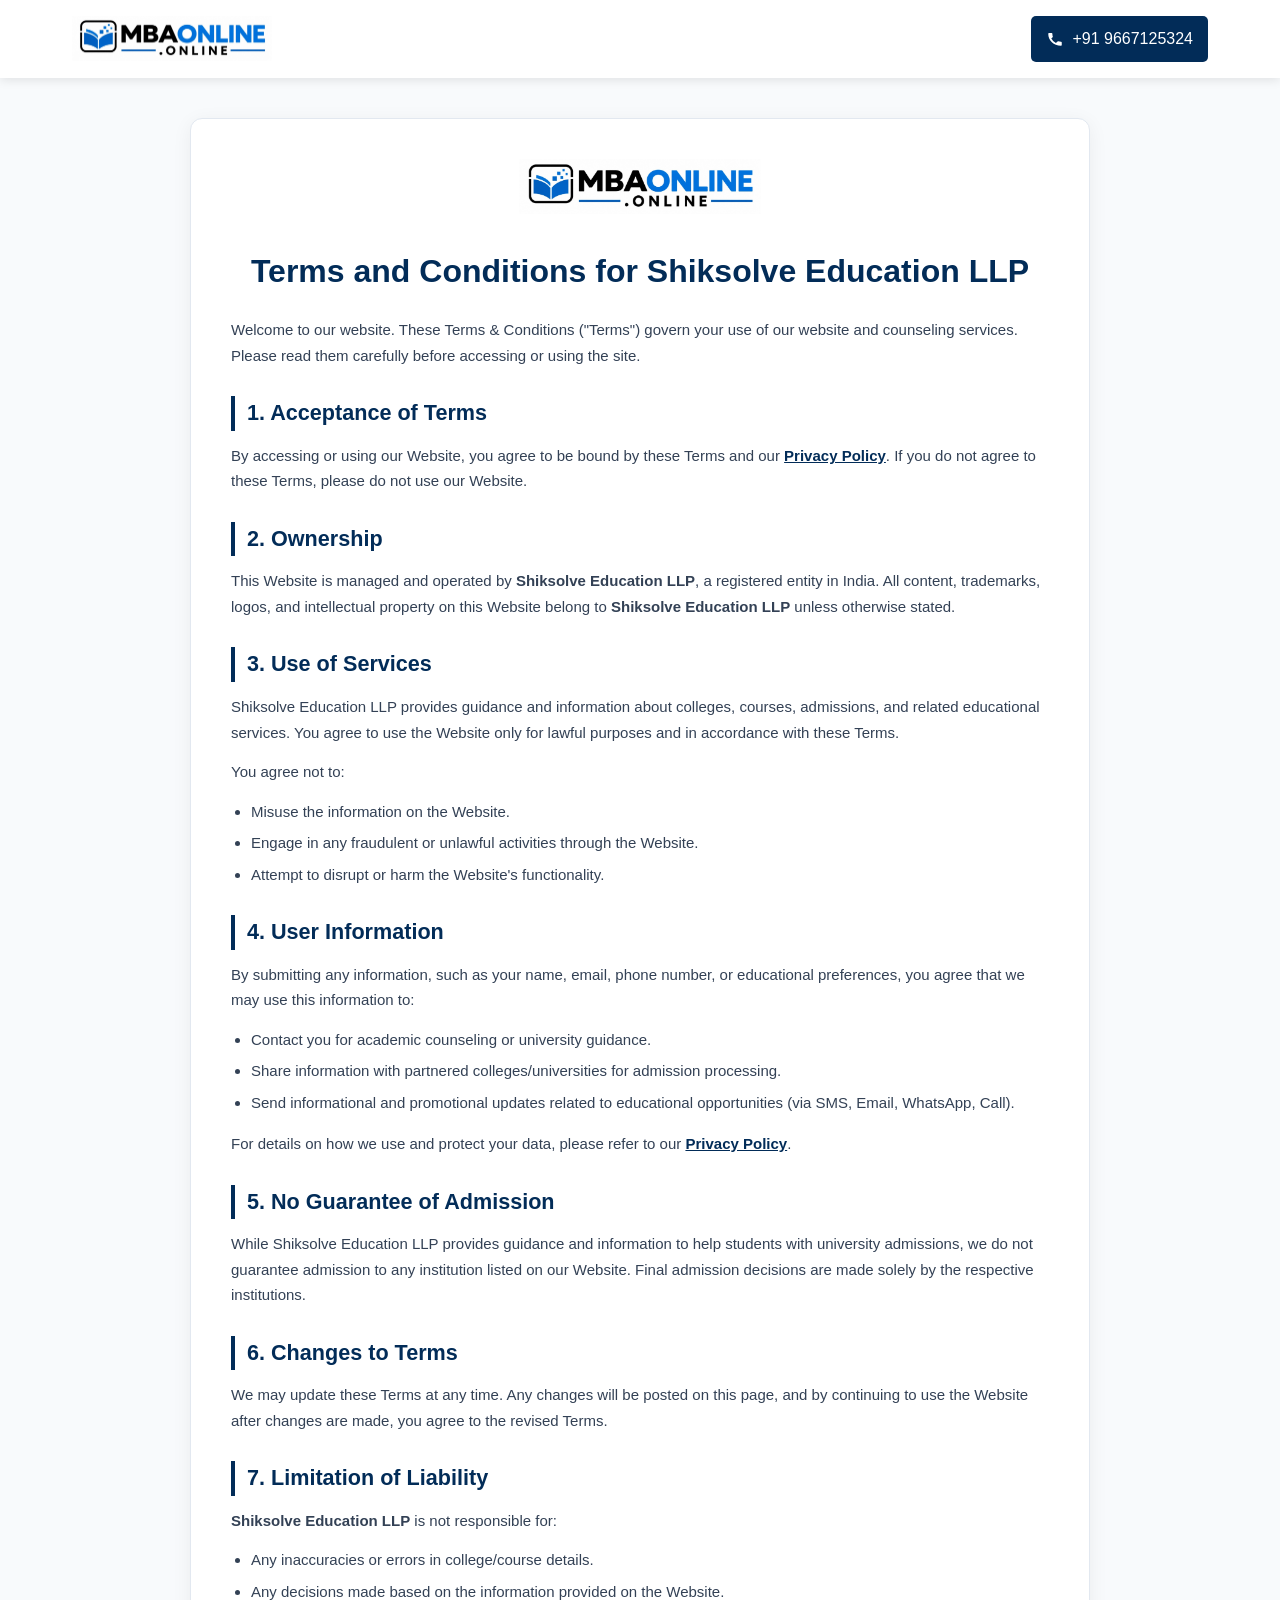
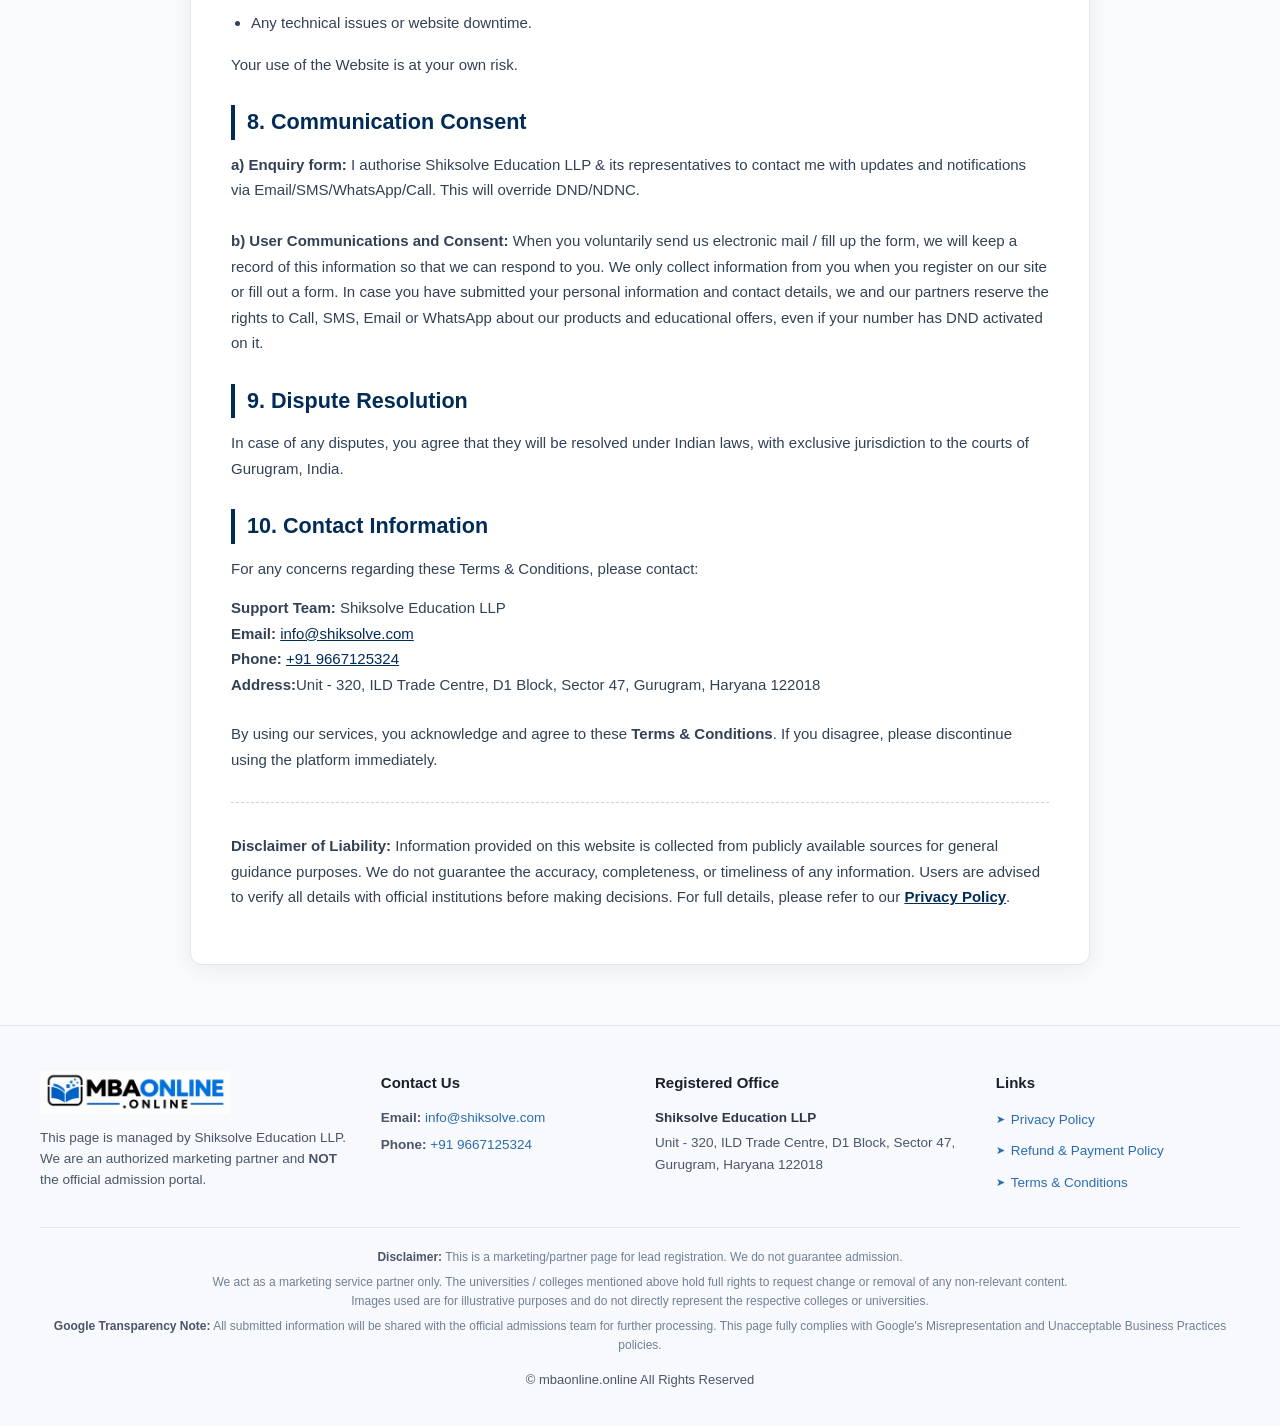
<file: affordable-online-mba-program/terms.html>
<!DOCTYPE html>
<html lang="en">

<head>
    <meta charset="UTF-8">
    <meta name="viewport" content="width=device-width, initial-scale=1.0">
    <title>Terms &amp; Conditions | Shiksolve Education LLP</title>
    <link rel="icon" type="image/x-icon" href="assets/icons/favicon.png">
    <link rel="stylesheet" href="css/styles.css">

    <!-- Google tag (gtag.js) -->
    <script async src="https://www.googletagmanager.com/gtag/js?id=AW-18571008098"></script>
    <script>
      window.dataLayer = window.dataLayer || [];
      function gtag(){dataLayer.push(arguments);}
      gtag('js', new Date());

      gtag('config', 'AW-18571008098');
    </script>
    <style>
        body {
            background-color: #f8fafc;
            color: #1e293b;
            font-family: -apple-system, BlinkMacSystemFont, "Segoe UI", Roboto, Oxygen, Ubuntu, Cantarell, "Fira Sans", "Droid Sans", "Helvetica Neue", sans-serif;
            margin: 0;
            padding: 0;
        }

        .policy-wrapper {
            max-width: 900px;
            margin: 40px auto 60px;
            padding: 40px;
            background: #ffffff;
            border-radius: 12px;
            box-shadow: 0 4px 20px rgba(0, 0, 0, 0.06);
            border: 1px solid #e2e8f0;
        }

        .policy-wrapper h1 {
            color: #022C58;
            font-size: 2rem;
            margin: 25px 0 20px;
            text-align: center;
        }

        .policy-wrapper h2 {
            color: #022C58;
            font-size: 1.35rem;
            margin-top: 28px;
            margin-bottom: 12px;
            border-left: 4px solid #022C58;
            padding-left: 12px;
        }

        .policy-wrapper p {
            line-height: 1.7;
            margin-bottom: 14px;
            color: #334155;
            font-size: 15px;
        }

        .policy-wrapper ul {
            margin: 0 0 16px 20px;
            padding: 0;
            color: #334155;
            line-height: 1.7;
            font-size: 15px;
        }

        .policy-wrapper li {
            margin-bottom: 6px;
        }

        .policy-wrapper a {
            color: #022C58;
            text-decoration: underline;
        }

        .font-semibold {
            font-weight: 600;
        }

        .divider {
            margin: 30px 0;
            border-top: 1px dashed #cbd5e1;
        }

        @media (max-width: 600px) {
            .policy-wrapper {
                padding: 25px 18px;
                margin: 20px 12px 40px;
            }

            .policy-wrapper h1 {
                font-size: 1.6rem;
            }
        }
    </style>
</head>

<body>

    <!-- Header -->
    <header class="header">
        <div class="header-container">
            <a href="https://mbaonline.online/affordable-online-mba-program" class="logo">
                <img src="assets/images/mba-online.online.jpg" alt="MBA Online">
            </a>
            <div style="display: flex; flex-direction: column; align-items: center;">
                <a href="tel:+919667125324"
                    style="background-color:#022C58; color:white; padding:10px 15px; border-radius:5px; text-decoration:none; display:inline-flex; align-items:center; font-size:16px;">
                    <svg xmlns="http://www.w3.org/2000/svg" fill="white" viewBox="0 0 24 24" width="18" height="18"
                        style="margin-right:8px;">
                        <path
                            d="M6.62 10.79a15.464 15.464 0 006.59 6.59l2.2-2.2a1 1 0 011.01-.24c1.12.37 2.33.57 3.58.57a1 1 0 011 1v3.49a1 1 0 01-1 1C10.3 21 3 13.7 3 5a1 1 0 011-1h3.49a1 1 0 011 1c0 1.25.2 2.46.57 3.58.13.34.05.72-.24 1.01l-2.2 2.2z">
                        </path>
                    </svg>
                    +91 9667125324
                </a>
            </div>
        </div>
    </header>

    <div class="policy-wrapper">
        <center><img style="max-height: 55px; width: auto;" src="assets/images/mba-online.online.jpg" alt="MBA Online">
        </center>

        <h1>Terms and Conditions for Shiksolve Education LLP</h1>

        <p>Welcome to our website. These Terms &amp; Conditions ("Terms") govern your use of our website and counseling
            services. Please read them carefully before accessing or using the site.</p>

        <h2>1. Acceptance of Terms</h2>
        <p>By accessing or using our Website, you agree to be bound by these Terms and our <a href="privacy-policy.html"
                class="font-semibold">Privacy Policy</a>. If you do not agree to these Terms, please do not use our
            Website.</p>

        <h2>2. Ownership</h2>
        <p>This Website is managed and operated by <span class="font-semibold">Shiksolve Education LLP</span>, a
            registered entity in India. All content, trademarks, logos, and intellectual property on this Website belong
            to <span class="font-semibold">Shiksolve Education LLP</span> unless otherwise stated.</p>

        <h2>3. Use of Services</h2>
        <p>Shiksolve Education LLP provides guidance and information about colleges, courses, admissions, and related
            educational services. You agree to use the Website only for lawful purposes and in accordance with these
            Terms.</p>
        <p>You agree not to:</p>
        <ul>
            <li>Misuse the information on the Website.</li>
            <li>Engage in any fraudulent or unlawful activities through the Website.</li>
            <li>Attempt to disrupt or harm the Website's functionality.</li>
        </ul>

        <h2>4. User Information</h2>
        <p>By submitting any information, such as your name, email, phone number, or educational preferences, you agree
            that we may use this information to:</p>
        <ul>
            <li>Contact you for academic counseling or university guidance.</li>
            <li>Share information with partnered colleges/universities for admission processing.</li>
            <li>Send informational and promotional updates related to educational opportunities (via SMS, Email,
                WhatsApp, Call).</li>
        </ul>
        <p>For details on how we use and protect your data, please refer to our <a href="privacy-policy.html"
                class="font-semibold">Privacy Policy</a>.</p>

        <h2>5. No Guarantee of Admission</h2>
        <p>While Shiksolve Education LLP provides guidance and information to help students with university admissions,
            we do not guarantee admission to any institution listed on our Website. Final admission decisions are made
            solely by the respective institutions.</p>

        <h2>6. Changes to Terms</h2>
        <p>We may update these Terms at any time. Any changes will be posted on this page, and by continuing to use the
            Website after changes are made, you agree to the revised Terms.</p>

        <h2>7. Limitation of Liability</h2>
        <p><span class="font-semibold">Shiksolve Education LLP</span> is not responsible for:</p>
        <ul>
            <li>Any inaccuracies or errors in college/course details.</li>
            <li>Any decisions made based on the information provided on the Website.</li>
            <li>Any technical issues or website downtime.</li>
        </ul>
        <p>Your use of the Website is at your own risk.</p>

        <h2>8. Communication Consent</h2>
        <p><strong>a) Enquiry form:</strong> I authorise Shiksolve Education LLP &amp; its representatives to contact me
            with updates and notifications via Email/SMS/WhatsApp/Call. This will override DND/NDNC.<br><br>
            <strong>b) User Communications and Consent:</strong> When you voluntarily send us electronic mail / fill up
            the form, we will keep a record of this information so that we can respond to you. We only collect
            information from you when you register on our site or fill out a form. In case you have submitted your
            personal information and contact details, we and our partners reserve the rights to Call, SMS, Email or
            WhatsApp about our products and educational offers, even if your number has DND activated on it.
        </p>

        <h2>9. Dispute Resolution</h2>
        <p>In case of any disputes, you agree that they will be resolved under Indian laws, with exclusive jurisdiction
            to the courts of Gurugram, India.</p>

        <h2>10. Contact Information</h2>
        <p>For any concerns regarding these Terms &amp; Conditions, please contact:</p>
        <p>
            <span class="font-semibold">Support Team:</span> Shiksolve Education LLP<br>
            <span class="font-semibold">Email:</span> <a href="mailto:info@shiksolve.com">info@shiksolve.com</a><br>
            <span class="font-semibold">Phone:</span> <a href="tel:+919667125324">+91 9667125324</a><br>
            <span class="font-semibold">Address:</span>Unit - 320, ILD Trade Centre, D1 Block, Sector 47, Gurugram,
            Haryana 122018
        </p>

        <p style="margin-top: 24px;">By using our services, you acknowledge and agree to these <span
                class="font-semibold">Terms &amp; Conditions</span>. If you disagree, please discontinue using the
            platform immediately.</p>

        <div class="divider"></div>

        <p><span class="font-semibold">Disclaimer of Liability:</span> Information provided on this website is collected
            from publicly available sources for general guidance purposes. We do not guarantee the accuracy,
            completeness, or timeliness of any information. Users are advised to verify all details with official
            institutions before making decisions. For full details, please refer to our <a href="privacy-policy.html"
                class="font-semibold">Privacy Policy</a>.</p>
    </div>

    <!-- Footer -->
    <footer class="footer-new">
        <div class="footer-new-container">
            <div class="footer-grid">
                <!-- Col 1: Brand & Disclaimer -->
                <div class="footer-brand-col">
                    <div class="footer-logo">
                        <img src="assets/images/mba-online.online.jpg" alt="MBA Online">
                    </div>
                    <p class="footer-partner-text">
                        This page is managed by Shiksolve Education LLP. We are an authorized marketing partner and
                        <strong>NOT</strong> the official admission portal.
                    </p>
                </div>

                <!-- Col 2: Contact Us -->
                <div class="footer-contact-col">
                    <h3 class="footer-col-title">Contact Us</h3>
                    <p><strong>Email:</strong> <a href="mailto:info@shiksolve.com">info@shiksolve.com</a></p>
                    <p><strong>Phone:</strong> <a href="tel:+919667125324">+91 9667125324</a></p>
                </div>

                <!-- Col 3: Registered Office -->
                <div class="footer-office-col">
                    <h3 class="footer-col-title">Registered Office</h3>
                    <p class="company-name">Shiksolve Education LLP</p>
                    <p class="company-address">
                        Unit - 320, ILD Trade Centre, D1 Block, Sector 47, </br>
                        Gurugram, Haryana 122018
                    </p>
                </div>

                <!-- Col 4: Links -->
                <div class="footer-links-col">
                    <h3 class="footer-col-title">Links</h3>
                    <ul class="footer-nav">
                        <li><a href="privacy-policy.html"><span class="arrow">&#10148;</span> Privacy Policy</a></li>
                        <li><a href="refund-policy.html"><span class="arrow">&#10148;</span> Refund &amp; Payment
                                Policy</a></li>
                        <li><a href="terms-and-conditions.html"><span class="arrow">&#10148;</span> Terms &amp;
                                Conditions</a></li>
                    </ul>
                </div>
            </div>

            <div class="footer-divider"></div>

            <div class="footer-legal-notes">
                <p><strong>Disclaimer:</strong> This is a marketing/partner page for lead registration. We do not
                    guarantee admission.</p>
                <p>We act as a marketing service partner only. The universities / colleges mentioned above hold full
                    rights to request change or removal of any non-relevant content.<br>Images used are for
                    illustrative purposes and do not directly represent the respective colleges or universities.</p>
                <p><strong>Google Transparency Note:</strong> All submitted information will be shared with the official
                    admissions team for further processing. This page fully complies with Google's Misrepresentation and
                    Unacceptable Business Practices policies.</p>
                <p class="footer-copyright">&copy; mbaonline.online All Rights Reserved </p>
            </div>
        </div>
    </footer>

</body>

</html>
</file>
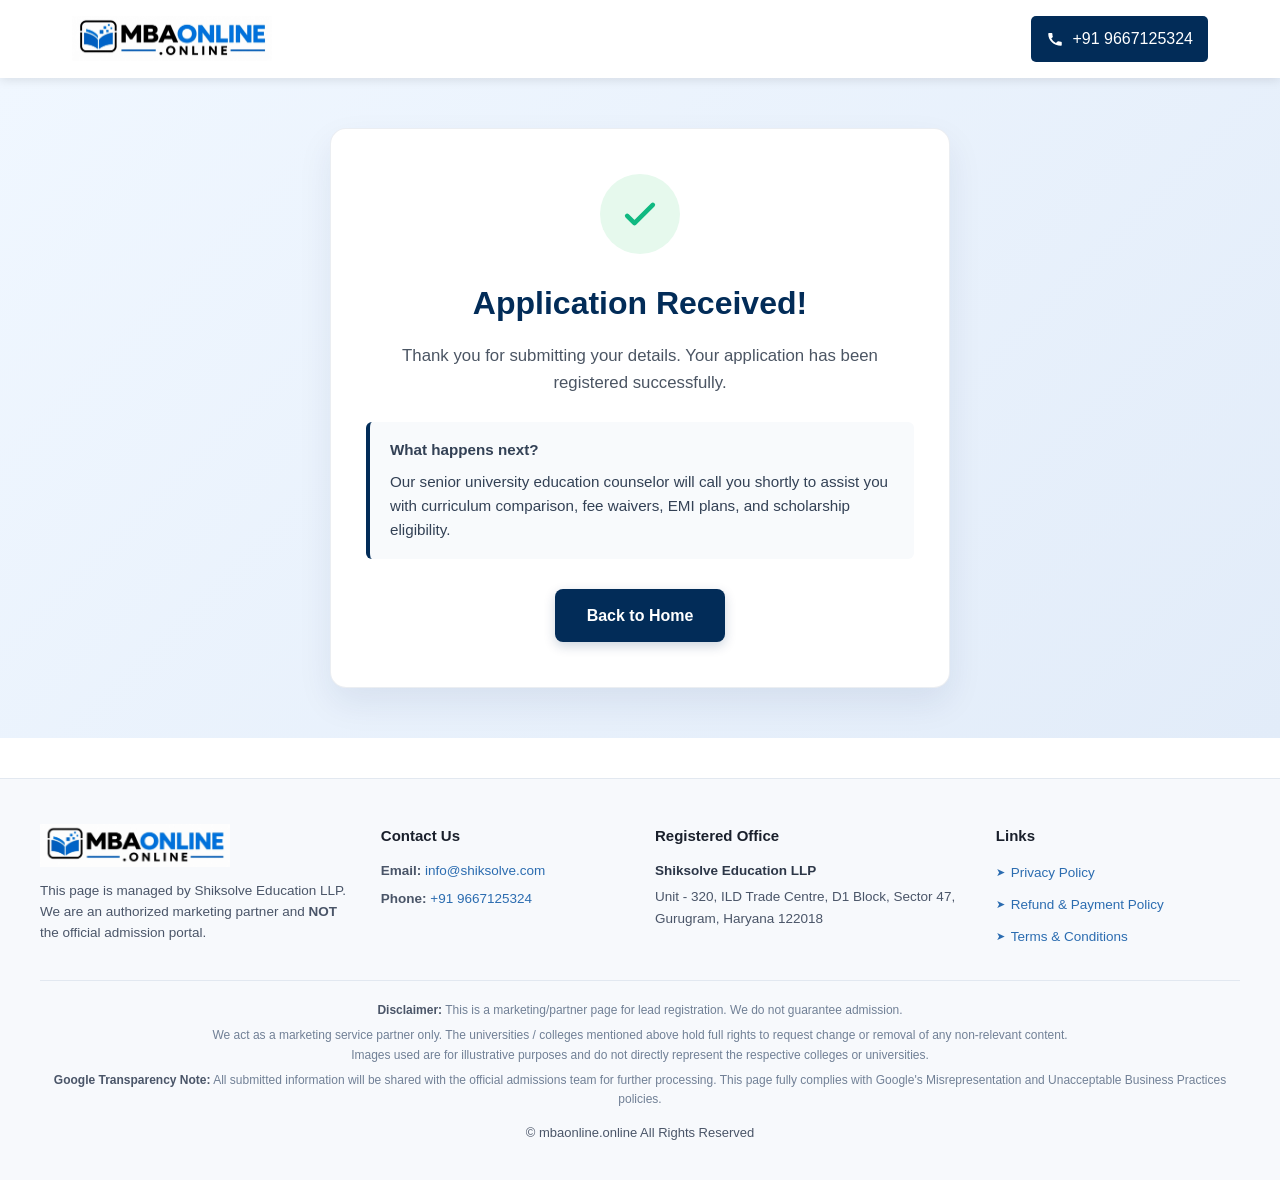
<file: affordable-online-mba-program/thank-you.html>
<!DOCTYPE html>
<html lang="en">

<head>
    <meta charset="UTF-8">
    <meta name="viewport" content="width=device-width, initial-scale=1.0">
    <title>Thank You | Shiksolve Education LLP</title>
    <link rel="icon" type="image/x-icon" href="assets/icons/favicon.png">
    <link rel="stylesheet" href="css/styles.css">

    <!-- Google tag (gtag.js) -->
    <script async src="https://www.googletagmanager.com/gtag/js?id=AW-18571008098"></script>
    <script>
      window.dataLayer = window.dataLayer || [];
      function gtag(){dataLayer.push(arguments);}
      gtag('js', new Date());

      gtag('config', 'AW-18571008098');
    </script>

    <!-- Event snippet for Submit lead form-IGNOU conversion page -->
    <script>
      gtag('event', 'conversion', {
          'send_to': 'AW-18571008098/VKdpCKLdx7cdEOKwrJdF',
          'value': 1.0,
          'currency': 'INR'
      });
    </script>
    <style>
        .thankyou-wrapper {
            min-height: calc(100vh - 350px);
            display: flex;
            align-items: center;
            justify-content: center;
            padding: 50px 20px;
            background: linear-gradient(135deg, #f0f7ff 0%, #e2ecf9 100%);
        }

        .thankyou-card {
            background: #ffffff;
            border-radius: 16px;
            padding: 45px 35px;
            max-width: 620px;
            width: 100%;
            text-align: center;
            box-shadow: 0 15px 35px rgba(2, 44, 88, 0.08);
            border: 1px solid rgba(2, 44, 88, 0.08);
        }

        .success-icon {
            width: 80px;
            height: 80px;
            margin: 0 auto 24px;
            background: #e6f9ed;
            color: #10b981;
            border-radius: 50%;
            display: flex;
            align-items: center;
            justify-content: center;
        }

        .success-icon svg {
            width: 44px;
            height: 44px;
        }

        .thankyou-title {
            color: #022C58;
            font-size: 2rem;
            font-weight: 700;
            margin-bottom: 14px;
        }

        .thankyou-desc {
            color: #4b5563;
            font-size: 1.05rem;
            line-height: 1.6;
            margin-bottom: 25px;
        }

        .info-box {
            background: #f8fafc;
            border-left: 4px solid #022C58;
            padding: 16px 20px;
            text-align: left;
            border-radius: 6px;
            margin-bottom: 30px;
            font-size: 0.95rem;
            color: #334155;
        }

        .cta-btn {
            display: inline-block;
            background-color: #022C58;
            color: #ffffff;
            padding: 14px 32px;
            border-radius: 8px;
            font-weight: 600;
            text-decoration: none;
            transition: all 0.25s ease;
            box-shadow: 0 4px 12px rgba(2, 44, 88, 0.2);
        }

        .cta-btn:hover {
            background-color: #034080;
            transform: translateY(-2px);
        }
    </style>
</head>

<body>
    <!-- Header -->
    <header class="header">
        <div class="header-container">
            <a href="https://mbaonline.online/affordable-online-mba-program" class="logo">
                <img src="assets/images/mba-online.online.jpg" alt="MBA Online">
            </a>
            <div style="display: flex; flex-direction: column; align-items: center;">
                <a href="tel:+919667125324"
                    style="background-color:#022C58; color:white; padding:10px 15px; border-radius:5px; text-decoration:none; display:inline-flex; align-items:center; font-size:16px;">
                    <svg xmlns="http://www.w3.org/2000/svg" fill="white" viewBox="0 0 24 24" width="18" height="18"
                        style="margin-right:8px;">
                        <path
                            d="M6.62 10.79a15.464 15.464 0 006.59 6.59l2.2-2.2a1 1 0 011.01-.24c1.12.37 2.33.57 3.58.57a1 1 0 011 1v3.49a1 1 0 01-1 1C10.3 21 3 13.7 3 5a1 1 0 011-1h3.49a1 1 0 011 1c0 1.25.2 2.46.57 3.58.13.34.05.72-.24 1.01l-2.2 2.2z">
                        </path>
                    </svg>
                    +91 9667125324
                </a>
            </div>
        </div>
    </header>

    <div class="thankyou-wrapper">
        <div class="thankyou-card">
            <div class="success-icon">
                <svg fill="none" stroke="currentColor" viewBox="0 0 24 24" xmlns="http://www.w3.org/2000/svg">
                    <path stroke-linecap="round" stroke-linejoin="round" stroke-width="2.5" d="M5 13l4 4L19 7"></path>
                </svg>
            </div>
            <h1 class="thankyou-title">Application Received!</h1>
            <p class="thankyou-desc">
                Thank you for submitting your details. Your application has been registered successfully.
            </p>
            <div class="info-box">
                <p style="margin: 0 0 8px 0;"><strong>What happens next?</strong></p>
                <p style="margin: 0;">Our senior university education counselor will call you shortly to assist you with
                    curriculum comparison, fee waivers, EMI plans, and scholarship eligibility.</p>
            </div>
            <div>
                <a href="https://mbaonline.online/affordable-online-mba-program" class="cta-btn">Back to Home</a>
            </div>
        </div>
    </div>

    <!-- Footer -->
    <footer class="footer-new">
        <div class="footer-new-container">
            <div class="footer-grid">
                <!-- Col 1: Brand & Disclaimer -->
                <div class="footer-brand-col">
                    <div class="footer-logo">
                        <img src="assets/images/mba-online.online.jpg" alt="MBA Online">
                    </div>
                    <p class="footer-partner-text">
                        This page is managed by Shiksolve Education LLP. We are an authorized marketing partner and
                        <strong>NOT</strong> the official admission portal.
                    </p>
                </div>

                <!-- Col 2: Contact Us -->
                <div class="footer-contact-col">
                    <h3 class="footer-col-title">Contact Us</h3>
                    <p><strong>Email:</strong> <a href="mailto:info@shiksolve.com">info@shiksolve.com</a></p>
                    <p><strong>Phone:</strong> <a href="tel:+919667125324">+91 9667125324</a></p>
                </div>

                <!-- Col 3: Registered Office -->
                <div class="footer-office-col">
                    <h3 class="footer-col-title">Registered Office</h3>
                    <p class="company-name">Shiksolve Education LLP</p>
                    <p class="company-address">
                        Unit - 320, ILD Trade Centre, D1 Block, Sector 47, </br>
                        Gurugram, Haryana 122018
                    </p>
                </div>

                <!-- Col 4: Links -->
                <div class="footer-links-col">
                    <h3 class="footer-col-title">Links</h3>
                    <ul class="footer-nav">
                        <li><a href="privacy-policy.html"><span class="arrow">&#10148;</span> Privacy Policy</a></li>
                        <li><a href="refund-policy.html"><span class="arrow">&#10148;</span> Refund &amp; Payment
                                Policy</a></li>
                        <li><a href="terms-and-conditions.html"><span class="arrow">&#10148;</span> Terms &amp;
                                Conditions</a></li>
                    </ul>
                </div>
            </div>

            <div class="footer-divider"></div>

            <div class="footer-legal-notes">
                <p><strong>Disclaimer:</strong> This is a marketing/partner page for lead registration. We do not
                    guarantee admission.</p>
                <p>We act as a marketing service partner only. The universities / colleges mentioned above hold full
                    rights to request change or removal of any non-relevant content.<br>Images used are for
                    illustrative purposes and do not directly represent the respective colleges or universities.</p>
                <p><strong>Google Transparency Note:</strong> All submitted information will be shared with the official
                    admissions team for further processing. This page fully complies with Google's Misrepresentation and
                    Unacceptable Business Practices policies.</p>
                <p class="footer-copyright">&copy; mbaonline.online All Rights Reserved </p>
            </div>
        </div>
    </footer>
</body>

</html>
</file>
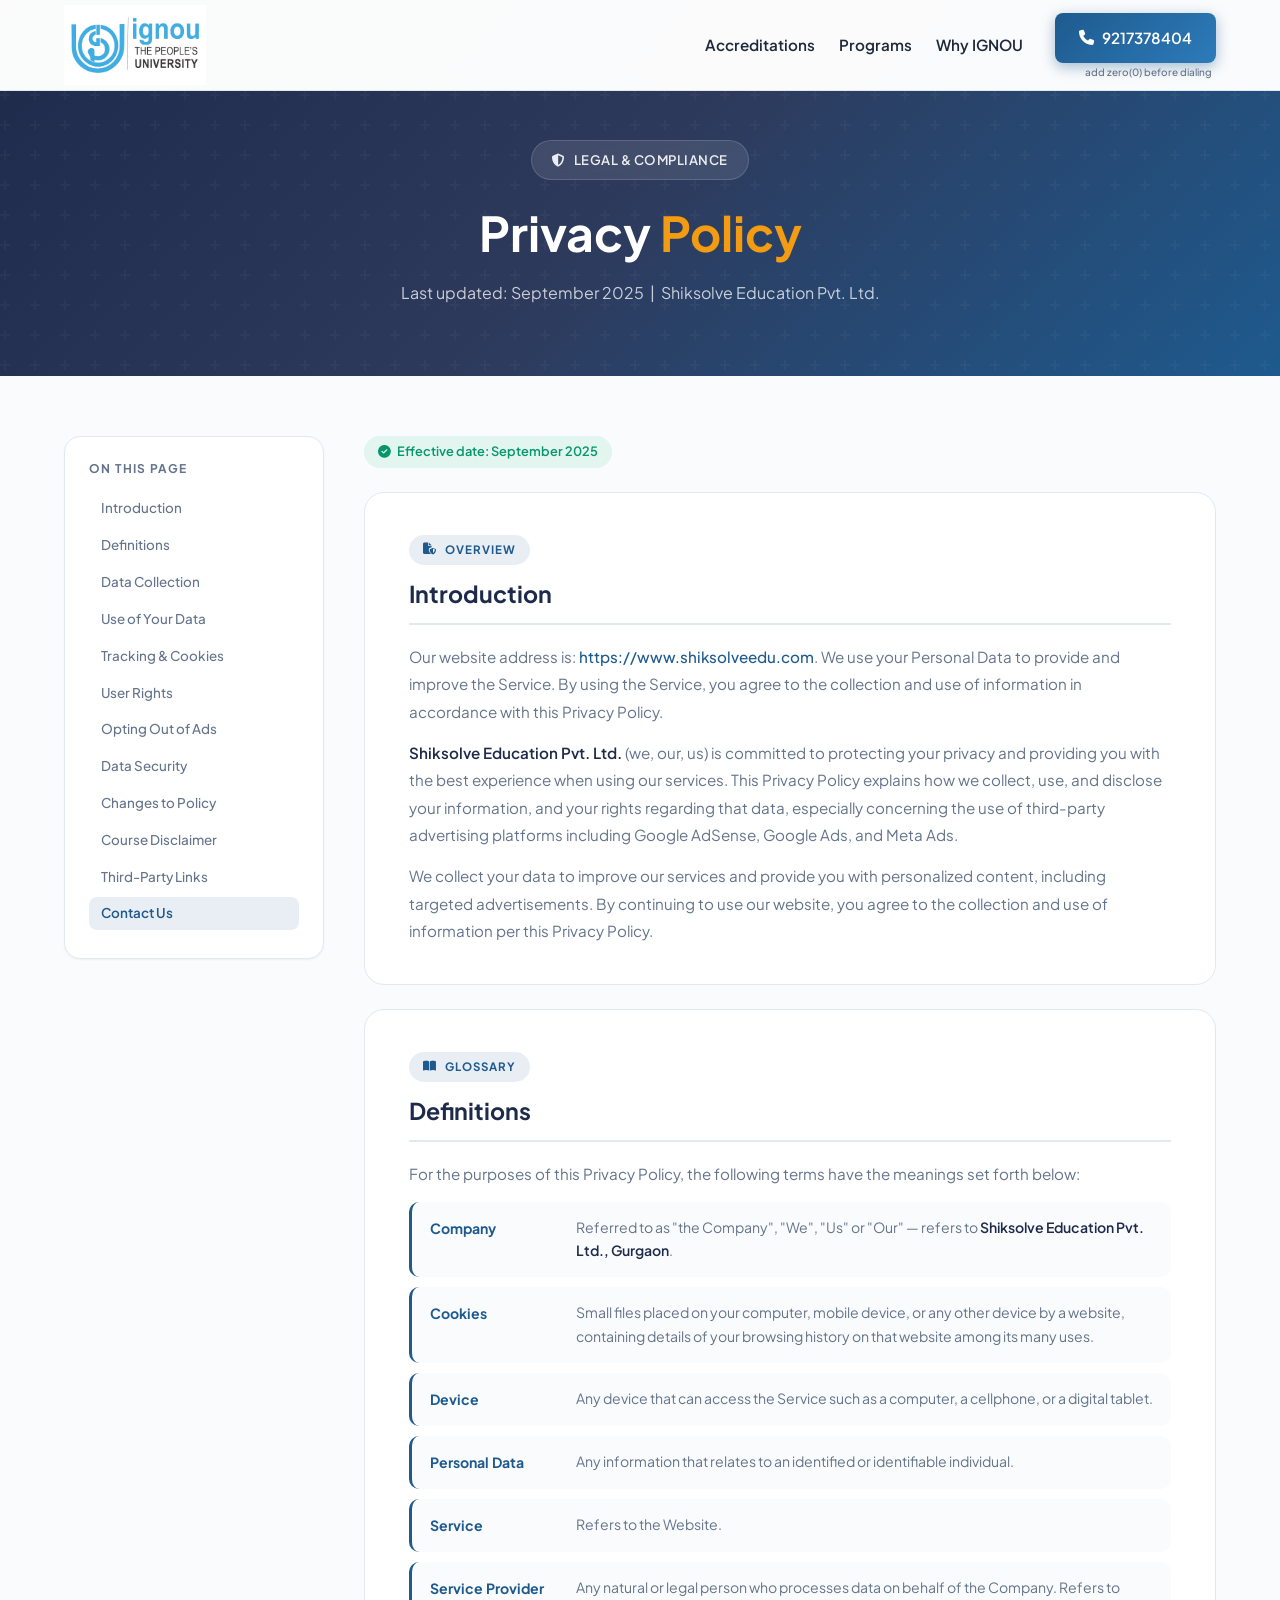
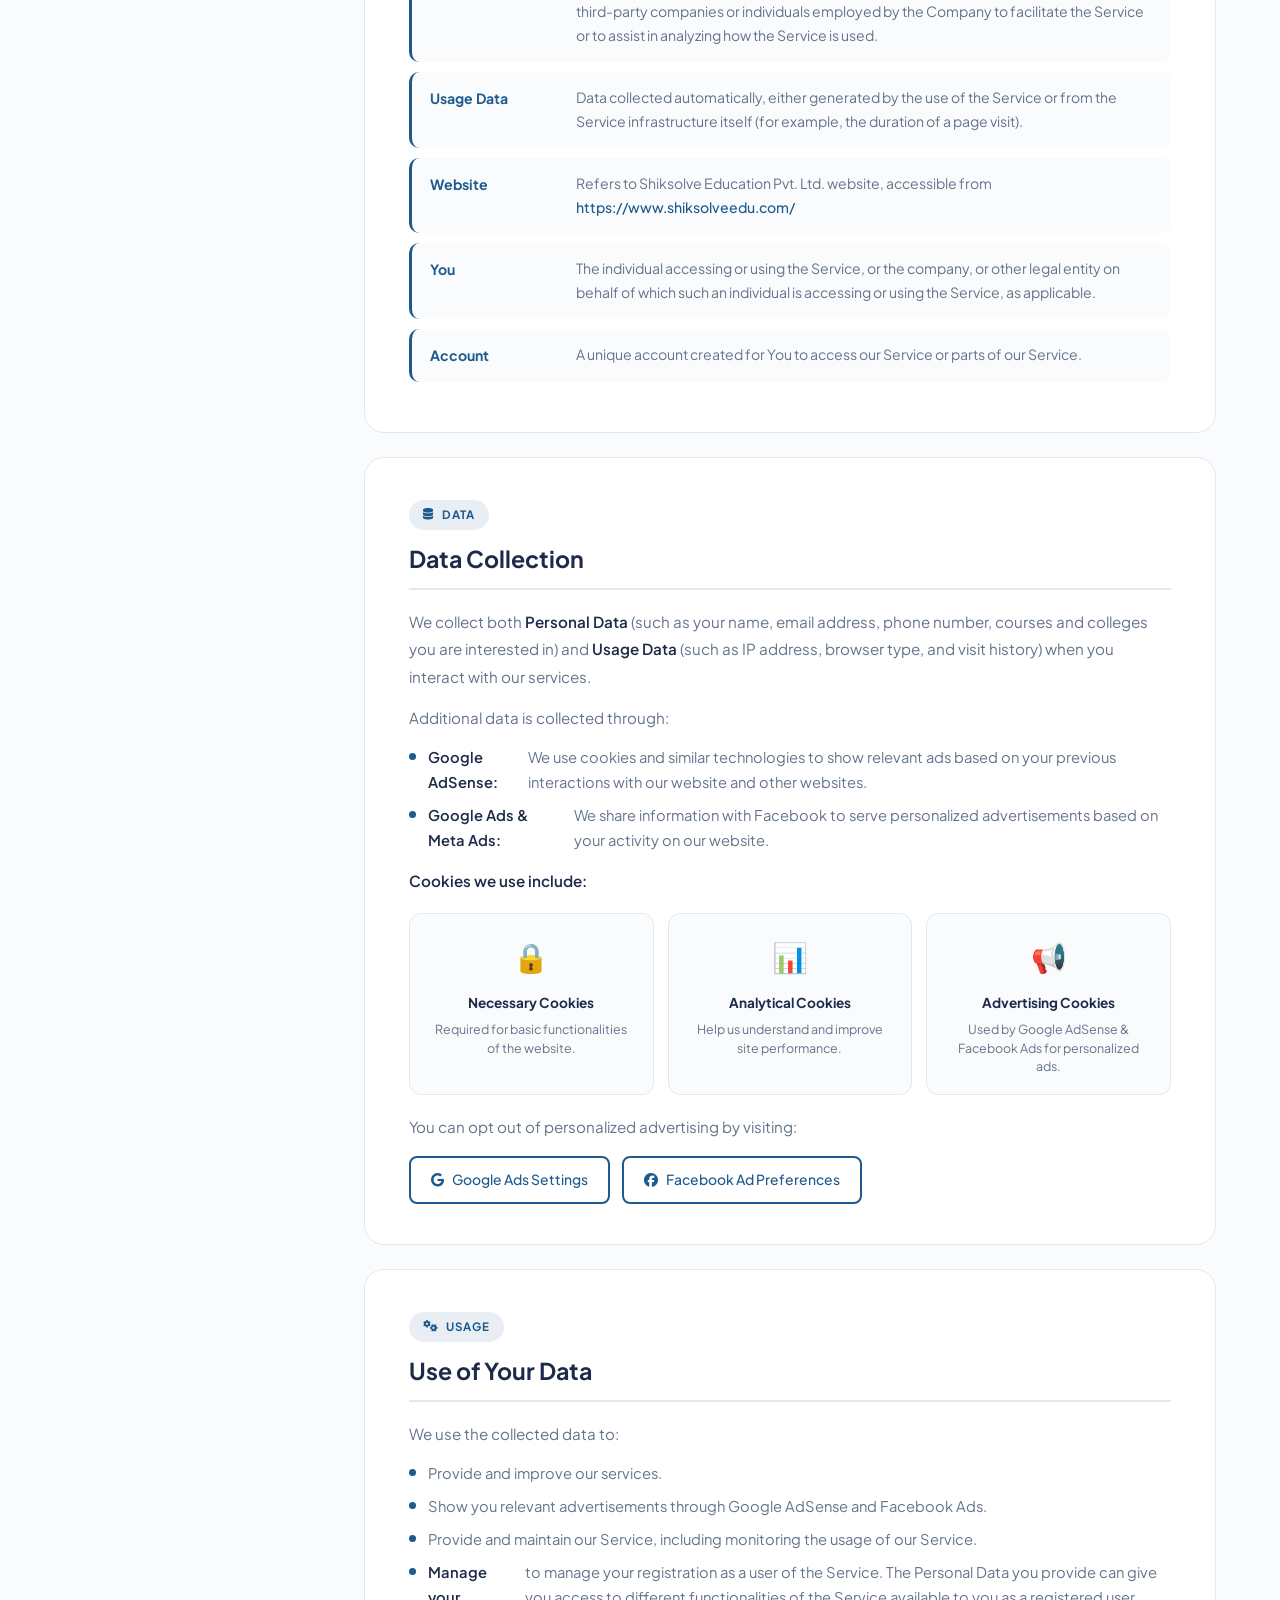
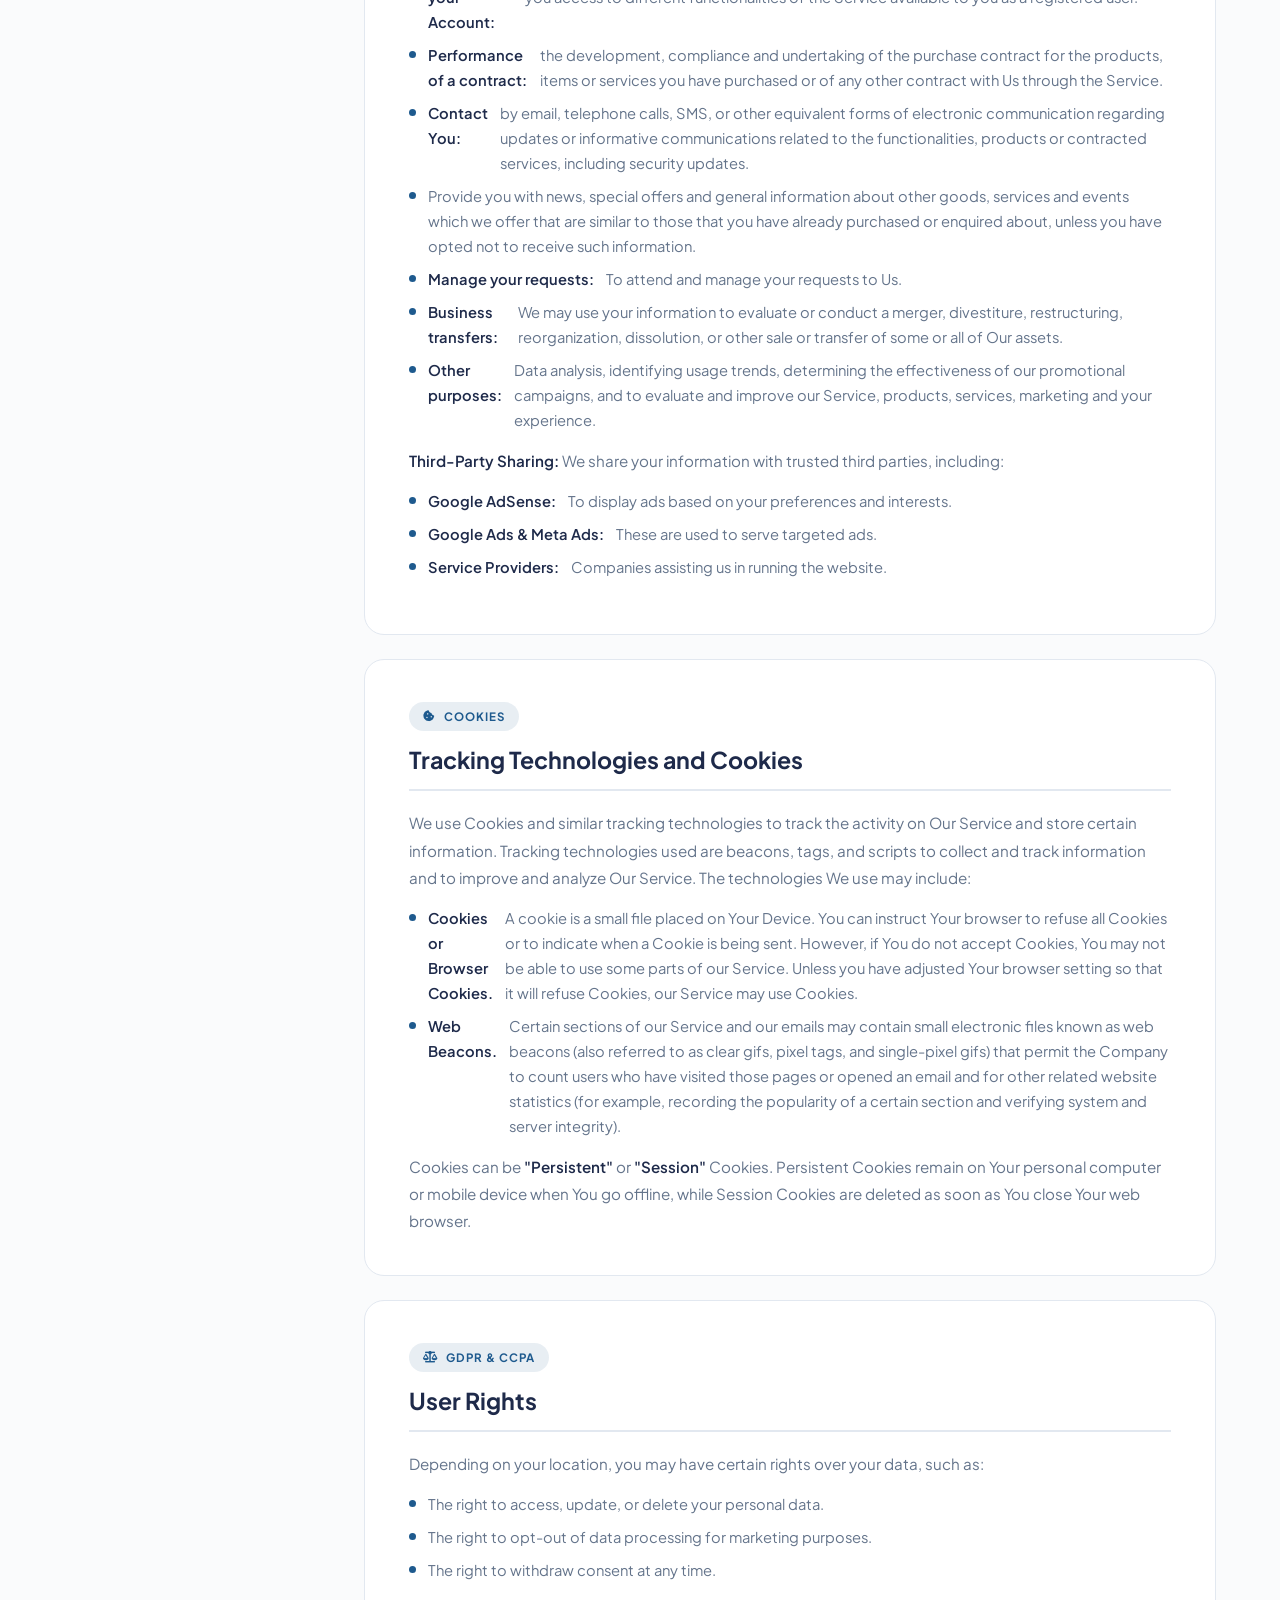
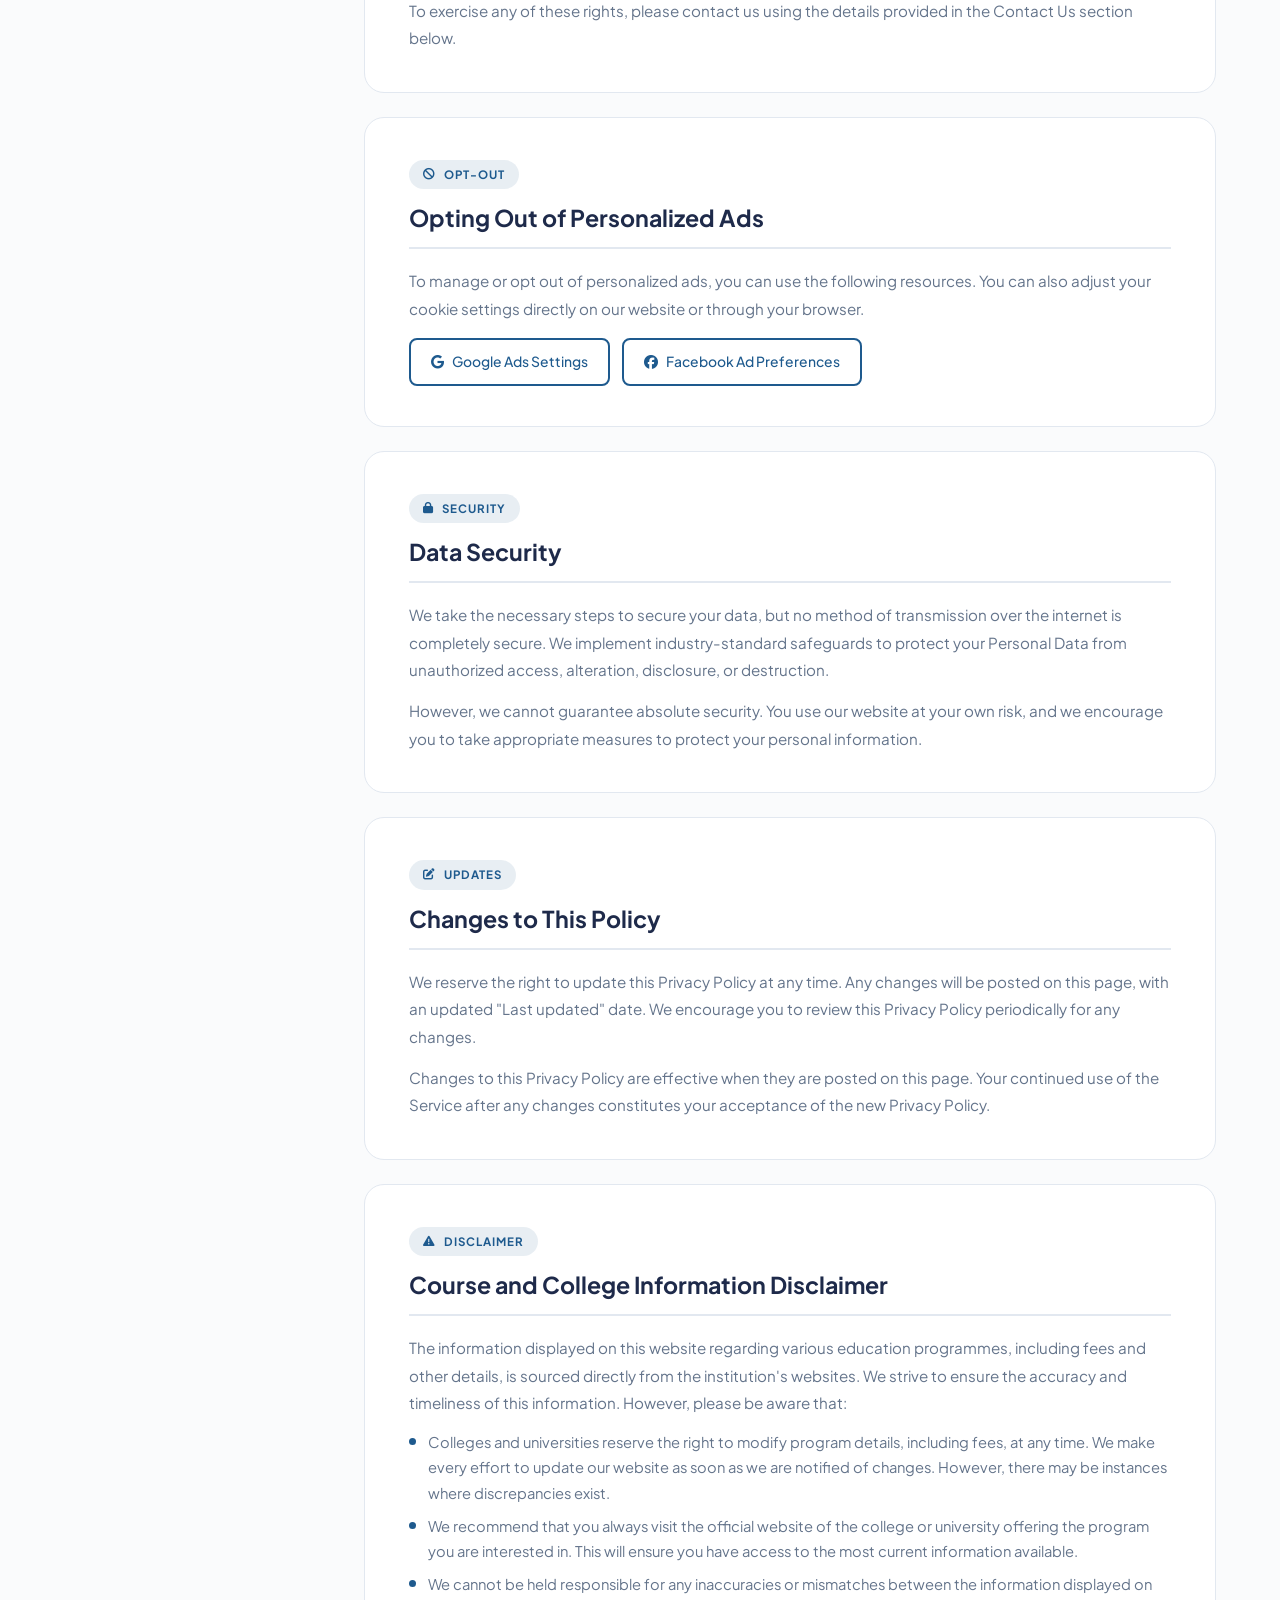
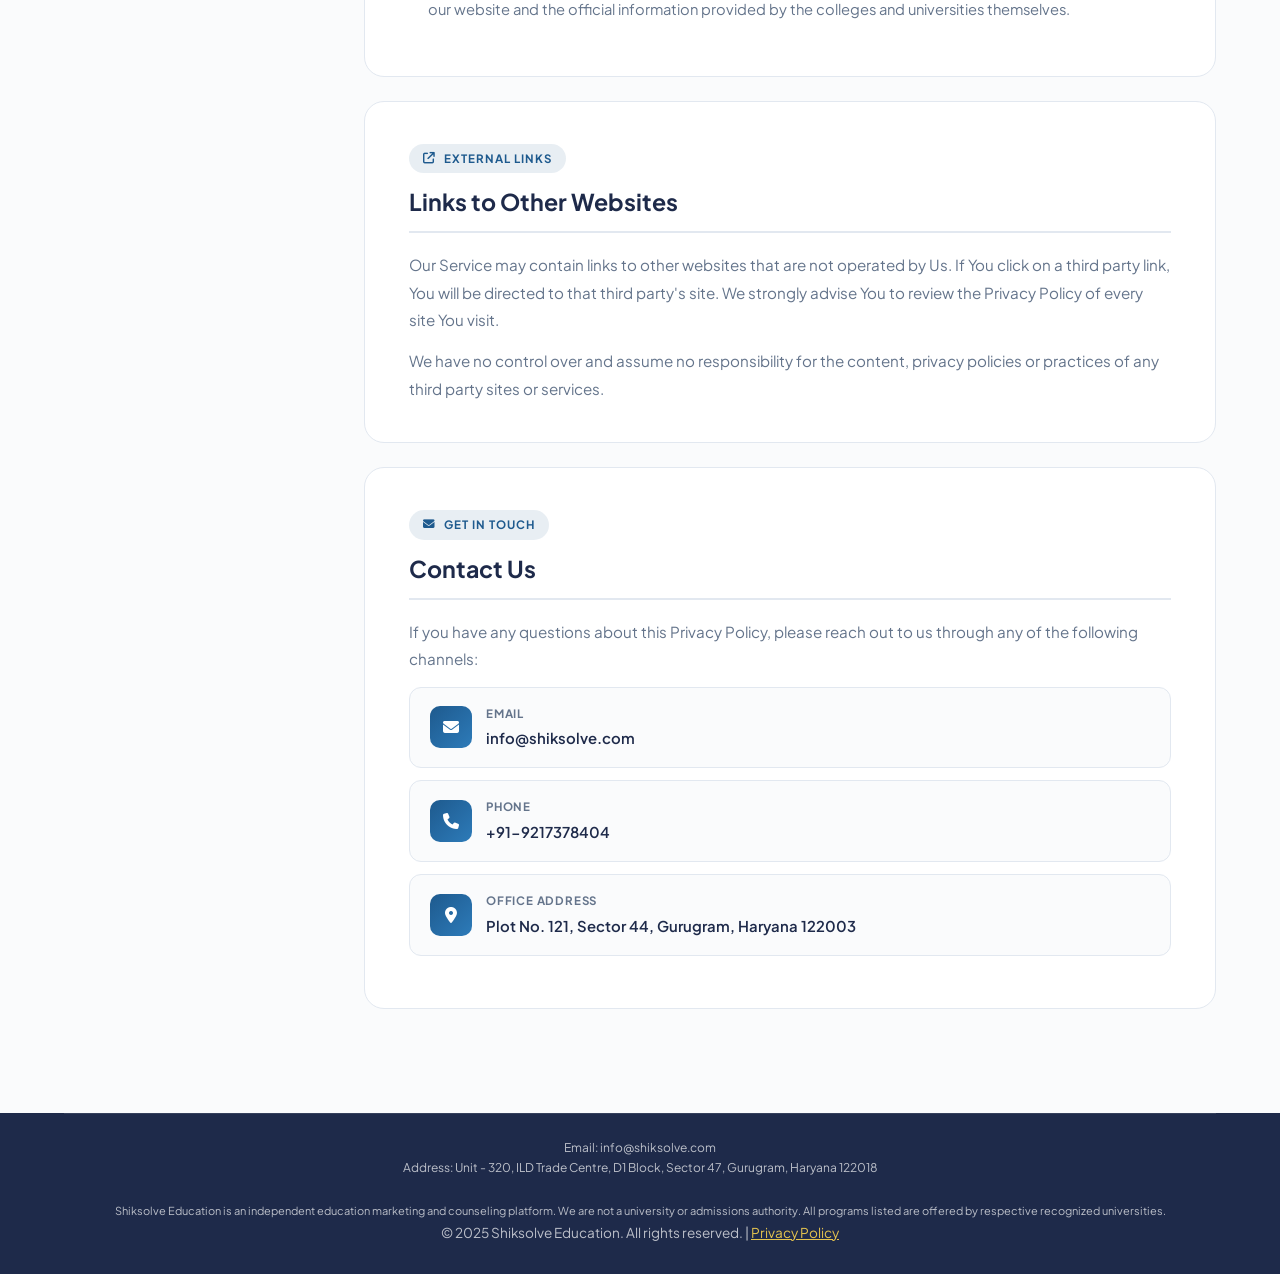
<file: ignou-online-programs/privacy-policy.html>
<!DOCTYPE html>
<html lang="en">
<head>
    <meta charset="UTF-8">
    <meta name="viewport" content="width=device-width, initial-scale=1.0">
    <title>Privacy Policy | Shiksolve Education</title>
    <meta name="description" content="Privacy Policy of Shiksolve Education Pvt. Ltd.">
    <link rel="icon" type="image/png" href="images/favicon.png">
    <link href="https://fonts.googleapis.com/css2?family=Plus+Jakarta+Sans:wght@400;500;600;700;800&display=swap" rel="stylesheet">
    <link rel="stylesheet" href="css/styles.css">
    <link rel="stylesheet" href="css/form.css">
    <link rel="stylesheet" href="https://cdnjs.cloudflare.com/ajax/libs/font-awesome/6.5.1/css/all.min.css">
    <style>
        .pp-hero{background:var(--gradient-hero);padding:140px 0 70px;position:relative;overflow:hidden;}
        .pp-hero::before{content:'';position:absolute;inset:0;background:url("data:image/svg+xml,%3Csvg width='60' height='60' viewBox='0 0 60 60' xmlns='http://www.w3.org/2000/svg'%3E%3Cg fill='none' fill-rule='evenodd'%3E%3Cg fill='%23ffffff' fill-opacity='0.03'%3E%3Cpath d='M36 34v-4h-2v4h-4v2h4v4h2v-4h4v-2h-4zm0-30V0h-2v4h-4v2h4v4h2V6h4V4h-4zM6 34v-4H4v4H0v2h4v4h2v-4h4v-2H6zM6 4V0H4v4H0v2h4v4h2V6h4V4H6z'/%3E%3C/g%3E%3C/g%3E%3C/svg%3E");}
        .pp-hero-inner{position:relative;z-index:2;text-align:center;}
        .pp-hero-badge{display:inline-flex;align-items:center;gap:8px;background:rgba(255,255,255,0.1);border:1px solid rgba(255,255,255,0.15);backdrop-filter:blur(10px);padding:8px 20px;border-radius:50px;color:rgba(255,255,255,0.9);font-size:0.82rem;font-weight:600;letter-spacing:0.5px;text-transform:uppercase;margin-bottom:22px;}
        .pp-hero h1{font-size:clamp(2rem,4vw,3rem);color:#fff;margin-bottom:14px;}
        .pp-hero h1 span{color:var(--gold);}
        .pp-hero p{color:rgba(255,255,255,0.75);font-size:1rem;margin:0;}
        .pp-layout{display:grid;grid-template-columns:260px 1fr;gap:40px;align-items:start;padding:60px 0 80px;}
        .pp-toc{position:sticky;top:100px;background:#fff;border:1px solid var(--border);border-radius:16px;padding:24px;box-shadow:var(--shadow-sm);}
        .pp-toc h4{font-size:0.75rem;font-weight:700;text-transform:uppercase;letter-spacing:1.2px;color:var(--text-light);margin-bottom:16px;}
        .pp-toc ul{list-style:none;}
        .pp-toc ul li{margin-bottom:4px;}
        .pp-toc ul li a{display:block;padding:7px 12px;border-radius:8px;font-size:0.84rem;font-weight:500;color:var(--text-light);text-decoration:none;transition:all 0.2s ease;line-height:1.4;}
        .pp-toc ul li a:hover,.pp-toc ul li a.active{background:var(--accent-light);color:var(--accent);font-weight:600;}
        .pp-content{min-width:0;}
        .pp-section{background:#fff;border:1px solid var(--border);border-radius:20px;padding:40px 44px;margin-bottom:24px;scroll-margin-top:100px;transition:box-shadow 0.3s;}
        .pp-section:hover{box-shadow:var(--shadow-md);}
        .pp-section-label{display:inline-flex;align-items:center;gap:8px;background:var(--accent-light);color:var(--accent);padding:5px 14px;border-radius:50px;font-size:0.72rem;font-weight:700;text-transform:uppercase;letter-spacing:1px;margin-bottom:14px;}
        .pp-section h2{font-size:1.45rem;color:var(--primary);margin-bottom:18px;padding-bottom:14px;border-bottom:2px solid var(--border);}
        .pp-section p{color:var(--text-light);font-size:0.95rem;line-height:1.8;margin-bottom:14px;}
        .pp-section p:last-child{margin-bottom:0;}
        .pp-section strong{color:var(--primary);font-weight:600;}
        .pp-section a{color:var(--accent);text-decoration:none;font-weight:500;}
        .pp-section a:hover{text-decoration:underline;}
        .pp-deflist{margin:0;}
        .pp-def-item{display:flex;gap:16px;padding:14px 18px;border-radius:10px;background:var(--bg);margin-bottom:10px;border-left:3px solid var(--accent);}
        .pp-def-term{font-size:0.88rem;font-weight:700;color:var(--accent);min-width:130px;flex-shrink:0;padding-top:1px;}
        .pp-def-desc{font-size:0.88rem;color:var(--text-light);line-height:1.7;}
        .pp-list{list-style:none;margin:10px 0 14px;padding:0;}
        .pp-list li{display:flex;gap:12px;align-items:flex-start;font-size:0.92rem;color:var(--text-light);line-height:1.7;margin-bottom:8px;}
        .pp-list li::before{content:'';width:7px;height:7px;border-radius:50%;background:var(--accent);flex-shrink:0;margin-top:8px;}
        .cookie-grid{display:grid;grid-template-columns:repeat(auto-fit,minmax(180px,1fr));gap:14px;margin:18px 0;}
        .cookie-card{background:var(--bg);border:1px solid var(--border);border-radius:12px;padding:18px;text-align:center;transition:all 0.25s;}
        .cookie-card:hover{border-color:var(--accent);box-shadow:var(--shadow-md);transform:translateY(-3px);}
        .cookie-icon{font-size:1.8rem;margin-bottom:10px;}
        .cookie-title{font-size:0.85rem;font-weight:700;color:var(--primary);margin-bottom:6px;}
        .cookie-desc{font-size:0.78rem;color:var(--text-light);line-height:1.5;}
        .optout-row{display:flex;gap:12px;flex-wrap:wrap;margin-top:16px;}
        .optout-btn{display:inline-flex;align-items:center;gap:8px;padding:10px 20px;border-radius:8px;font-size:0.87rem;font-weight:600;text-decoration:none;border:2px solid var(--accent);color:var(--accent);transition:all 0.25s;}
        .optout-btn:hover{background:var(--accent);color:#fff;text-decoration:none;}
        .contact-card{display:flex;align-items:center;gap:14px;background:var(--bg);border:1px solid var(--border);border-radius:12px;padding:16px 20px;margin-bottom:12px;text-decoration:none;transition:all 0.25s;}
        .contact-card:hover{border-color:var(--accent);box-shadow:var(--shadow-md);transform:translateX(4px);text-decoration:none;}
        .contact-icon{width:42px;height:42px;border-radius:10px;background:var(--gradient-accent);display:flex;align-items:center;justify-content:center;color:#fff;font-size:1rem;flex-shrink:0;}
        .contact-info-label{font-size:0.72rem;font-weight:700;text-transform:uppercase;letter-spacing:0.8px;color:var(--text-light);margin-bottom:3px;}
        .contact-info-value{font-size:0.93rem;font-weight:600;color:var(--primary);}
        .pp-updated{display:inline-flex;align-items:center;gap:6px;background:rgba(16,185,129,0.1);color:#059669;font-size:0.8rem;font-weight:600;padding:5px 14px;border-radius:50px;margin-bottom:24px;}
        @media(max-width:900px){.pp-layout{grid-template-columns:1fr;}.pp-toc{display:none;}.pp-section{padding:28px 22px;}}
        @media(max-width:480px){.pp-hero{padding:120px 0 50px;}.pp-def-item{flex-direction:column;gap:4px;}.pp-def-term{min-width:unset;}}
    </style>
    <!-- Microsoft Advertising UET tag (bat.bing.net) -->
    <script>
        (function(w, d, t, u, o) {
            w[u] = w[u] || [], o.ts = (new Date).getTime();
            var n = d.createElement(t);
            n.src = "https://bat.bing.net/bat.js?ti=" + o.ti + ("uetq" != u ? "&q=" + u : ""),
            n.async = 1, n.onload = n.onreadystatechange = function() {
                var s = this.readyState;
                s && "loaded" !== s && "complete" !== s ||
                (o.q = w[u], w[u] = new UET(o), w[u].push("pageLoad"),
                n.onload = n.onreadystatechange = null)
        };
            var i = d.getElementsByTagName(t)[0];
            i.parentNode.insertBefore(n, i);
        })(window, document, "script", "uetq", {
            ti:"187277013",
            enableAutoSpaTracking: true
        });
    </script>
</head>
<body>
    <!-- Header -->
    <header class="header" id="header">
        <div class="header-inner">
            <a href="index.html" class="logo"><img src="images/logo.webp" alt="Shiksolve Education"></a>
            <div class="header-cta">
               <nav class="nav-menu">
                <a href="index.html#accreditations" class="nav-link">Accreditations</a>
                <a href="index.html#programs" class="nav-link">Programs</a>
                <a href="index.html#why-ignou" class="nav-link">Why IGNOU</a>
               </nav>
               <div class="nav-phone-container">
                   <a href="tel:9217378404" class="btn btn-primary phone-btn">
                       <i class="fa-solid fa-phone"></i> 9217378404
                   </a>
                   <span class="phone-note">add zero(0) before dialing</span>
               </div>
            </div>
        </div>
    </header>

    <!-- Hero -->
    <section class="pp-hero">
        <div class="container pp-hero-inner">
            <div class="pp-hero-badge"><i class="fa-solid fa-shield-halved"></i> Legal &amp; Compliance</div>
            <h1>Privacy <span>Policy</span></h1>
            <p>Last updated: September 2025 &nbsp;|&nbsp; Shiksolve Education Pvt. Ltd.</p>
        </div>
    </section>

    <!-- Main -->
    <div style="background:var(--bg);">
      <div class="container">
        <div class="pp-layout">

          <!-- Sidebar -->
          <aside class="pp-toc">
            <h4>On This Page</h4>
            <ul>
              <li><a href="#intro" class="active">Introduction</a></li>
              <li><a href="#definitions">Definitions</a></li>
              <li><a href="#data-collection">Data Collection</a></li>
              <li><a href="#use-of-data">Use of Your Data</a></li>
              <li><a href="#tracking">Tracking &amp; Cookies</a></li>
              <li><a href="#user-rights">User Rights</a></li>
              <li><a href="#opt-out">Opting Out of Ads</a></li>
              <li><a href="#data-security">Data Security</a></li>
              <li><a href="#changes">Changes to Policy</a></li>
              <li><a href="#disclaimer">Course Disclaimer</a></li>
              <li><a href="#third-party-links">Third-Party Links</a></li>
              <li><a href="#contact">Contact Us</a></li>
            </ul>
          </aside>

          <!-- Content -->
          <main class="pp-content">
            <div class="pp-updated"><i class="fa-solid fa-circle-check"></i> Effective date: September 2025</div>

            <!-- Introduction -->
            <section class="pp-section" id="intro">
              <div class="pp-section-label"><i class="fa-solid fa-file-shield"></i> Overview</div>
              <h2>Introduction</h2>
              <p>Our website address is: <a href="https://www.shiksolveedu.com" target="_blank">https://www.shiksolveedu.com</a>. We use your Personal Data to provide and improve the Service. By using the Service, you agree to the collection and use of information in accordance with this Privacy Policy.</p>
              <p><strong>Shiksolve Education Pvt. Ltd.</strong> (we, our, us) is committed to protecting your privacy and providing you with the best experience when using our services. This Privacy Policy explains how we collect, use, and disclose your information, and your rights regarding that data, especially concerning the use of third-party advertising platforms including Google AdSense, Google Ads, and Meta Ads.</p>
              <p>We collect your data to improve our services and provide you with personalized content, including targeted advertisements. By continuing to use our website, you agree to the collection and use of information per this Privacy Policy.</p>
            </section>

            <!-- Definitions -->
            <section class="pp-section" id="definitions">
              <div class="pp-section-label"><i class="fa-solid fa-book-open"></i> Glossary</div>
              <h2>Definitions</h2>
              <p>For the purposes of this Privacy Policy, the following terms have the meanings set forth below:</p>
              <div class="pp-deflist">
                <div class="pp-def-item"><div class="pp-def-term">Company</div><div class="pp-def-desc">Referred to as "the Company", "We", "Us" or "Our" — refers to <strong>Shiksolve Education Pvt. Ltd., Gurgaon</strong>.</div></div>
                <div class="pp-def-item"><div class="pp-def-term">Cookies</div><div class="pp-def-desc">Small files placed on your computer, mobile device, or any other device by a website, containing details of your browsing history on that website among its many uses.</div></div>
                <div class="pp-def-item"><div class="pp-def-term">Device</div><div class="pp-def-desc">Any device that can access the Service such as a computer, a cellphone, or a digital tablet.</div></div>
                <div class="pp-def-item"><div class="pp-def-term">Personal Data</div><div class="pp-def-desc">Any information that relates to an identified or identifiable individual.</div></div>
                <div class="pp-def-item"><div class="pp-def-term">Service</div><div class="pp-def-desc">Refers to the Website.</div></div>
                <div class="pp-def-item"><div class="pp-def-term">Service Provider</div><div class="pp-def-desc">Any natural or legal person who processes data on behalf of the Company. Refers to third-party companies or individuals employed by the Company to facilitate the Service or to assist in analyzing how the Service is used.</div></div>
                <div class="pp-def-item"><div class="pp-def-term">Usage Data</div><div class="pp-def-desc">Data collected automatically, either generated by the use of the Service or from the Service infrastructure itself (for example, the duration of a page visit).</div></div>
                <div class="pp-def-item"><div class="pp-def-term">Website</div><div class="pp-def-desc">Refers to Shiksolve Education Pvt. Ltd. website, accessible from <a href="https://www.shiksolveedu.com/" target="_blank">https://www.shiksolveedu.com/</a></div></div>
                <div class="pp-def-item"><div class="pp-def-term">You</div><div class="pp-def-desc">The individual accessing or using the Service, or the company, or other legal entity on behalf of which such an individual is accessing or using the Service, as applicable.</div></div>
                <div class="pp-def-item"><div class="pp-def-term">Account</div><div class="pp-def-desc">A unique account created for You to access our Service or parts of our Service.</div></div>
              </div>
            </section>

            <!-- Data Collection -->
            <section class="pp-section" id="data-collection">
              <div class="pp-section-label"><i class="fa-solid fa-database"></i> Data</div>
              <h2>Data Collection</h2>
              <p>We collect both <strong>Personal Data</strong> (such as your name, email address, phone number, courses and colleges you are interested in) and <strong>Usage Data</strong> (such as IP address, browser type, and visit history) when you interact with our services.</p>
              <p>Additional data is collected through:</p>
              <ul class="pp-list">
                <li><strong>Google AdSense:</strong> We use cookies and similar technologies to show relevant ads based on your previous interactions with our website and other websites.</li>
                <li><strong>Google Ads &amp; Meta Ads:</strong> We share information with Facebook to serve personalized advertisements based on your activity on our website.</li>
              </ul>
              <p><strong>Cookies we use include:</strong></p>
              <div class="cookie-grid">
                <div class="cookie-card"><div class="cookie-icon">&#128274;</div><div class="cookie-title">Necessary Cookies</div><div class="cookie-desc">Required for basic functionalities of the website.</div></div>
                <div class="cookie-card"><div class="cookie-icon">&#128202;</div><div class="cookie-title">Analytical Cookies</div><div class="cookie-desc">Help us understand and improve site performance.</div></div>
                <div class="cookie-card"><div class="cookie-icon">&#128226;</div><div class="cookie-title">Advertising Cookies</div><div class="cookie-desc">Used by Google AdSense &amp; Facebook Ads for personalized ads.</div></div>
              </div>
              <p>You can opt out of personalized advertising by visiting:</p>
              <div class="optout-row">
                <a href="https://adssettings.google.com" target="_blank" class="optout-btn"><i class="fa-brands fa-google"></i> Google Ads Settings</a>
                <a href="https://www.facebook.com/ads/preferences/" target="_blank" class="optout-btn"><i class="fa-brands fa-facebook"></i> Facebook Ad Preferences</a>
              </div>
            </section>

            <!-- Use of Data -->
            <section class="pp-section" id="use-of-data">
              <div class="pp-section-label"><i class="fa-solid fa-gears"></i> Usage</div>
              <h2>Use of Your Data</h2>
              <p>We use the collected data to:</p>
              <ul class="pp-list">
                <li>Provide and improve our services.</li>
                <li>Show you relevant advertisements through Google AdSense and Facebook Ads.</li>
                <li>Provide and maintain our Service, including monitoring the usage of our Service.</li>
                <li><strong>Manage your Account:</strong> to manage your registration as a user of the Service. The Personal Data you provide can give you access to different functionalities of the Service available to you as a registered user.</li>
                <li><strong>Performance of a contract:</strong> the development, compliance and undertaking of the purchase contract for the products, items or services you have purchased or of any other contract with Us through the Service.</li>
                <li><strong>Contact You:</strong> by email, telephone calls, SMS, or other equivalent forms of electronic communication regarding updates or informative communications related to the functionalities, products or contracted services, including security updates.</li>
                <li>Provide you with news, special offers and general information about other goods, services and events which we offer that are similar to those that you have already purchased or enquired about, unless you have opted not to receive such information.</li>
                <li><strong>Manage your requests:</strong> To attend and manage your requests to Us.</li>
                <li><strong>Business transfers:</strong> We may use your information to evaluate or conduct a merger, divestiture, restructuring, reorganization, dissolution, or other sale or transfer of some or all of Our assets.</li>
                <li><strong>Other purposes:</strong> Data analysis, identifying usage trends, determining the effectiveness of our promotional campaigns, and to evaluate and improve our Service, products, services, marketing and your experience.</li>
              </ul>
              <p><strong>Third-Party Sharing:</strong> We share your information with trusted third parties, including:</p>
              <ul class="pp-list">
                <li><strong>Google AdSense:</strong> To display ads based on your preferences and interests.</li>
                <li><strong>Google Ads &amp; Meta Ads:</strong> These are used to serve targeted ads.</li>
                <li><strong>Service Providers:</strong> Companies assisting us in running the website.</li>
              </ul>
            </section>

            <!-- Tracking -->
            <section class="pp-section" id="tracking">
              <div class="pp-section-label"><i class="fa-solid fa-cookie-bite"></i> Cookies</div>
              <h2>Tracking Technologies and Cookies</h2>
              <p>We use Cookies and similar tracking technologies to track the activity on Our Service and store certain information. Tracking technologies used are beacons, tags, and scripts to collect and track information and to improve and analyze Our Service. The technologies We use may include:</p>
              <ul class="pp-list">
                <li><strong>Cookies or Browser Cookies.</strong> A cookie is a small file placed on Your Device. You can instruct Your browser to refuse all Cookies or to indicate when a Cookie is being sent. However, if You do not accept Cookies, You may not be able to use some parts of our Service. Unless you have adjusted Your browser setting so that it will refuse Cookies, our Service may use Cookies.</li>
                <li><strong>Web Beacons.</strong> Certain sections of our Service and our emails may contain small electronic files known as web beacons (also referred to as clear gifs, pixel tags, and single-pixel gifs) that permit the Company to count users who have visited those pages or opened an email and for other related website statistics (for example, recording the popularity of a certain section and verifying system and server integrity).</li>
              </ul>
              <p>Cookies can be <strong>"Persistent"</strong> or <strong>"Session"</strong> Cookies. Persistent Cookies remain on Your personal computer or mobile device when You go offline, while Session Cookies are deleted as soon as You close Your web browser.</p>
            </section>

            <!-- User Rights -->
            <section class="pp-section" id="user-rights">
              <div class="pp-section-label"><i class="fa-solid fa-scale-balanced"></i> GDPR &amp; CCPA</div>
              <h2>User Rights</h2>
              <p>Depending on your location, you may have certain rights over your data, such as:</p>
              <ul class="pp-list">
                <li>The right to access, update, or delete your personal data.</li>
                <li>The right to opt-out of data processing for marketing purposes.</li>
                <li>The right to withdraw consent at any time.</li>
              </ul>
              <p>To exercise any of these rights, please contact us using the details provided in the Contact Us section below.</p>
            </section>

            <!-- Opt-Out -->
            <section class="pp-section" id="opt-out">
              <div class="pp-section-label"><i class="fa-solid fa-ban"></i> Opt-Out</div>
              <h2>Opting Out of Personalized Ads</h2>
              <p>To manage or opt out of personalized ads, you can use the following resources. You can also adjust your cookie settings directly on our website or through your browser.</p>
              <div class="optout-row">
                <a href="https://adssettings.google.com" target="_blank" class="optout-btn"><i class="fa-brands fa-google"></i> Google Ads Settings</a>
                <a href="https://www.facebook.com/ads/preferences/" target="_blank" class="optout-btn"><i class="fa-brands fa-facebook"></i> Facebook Ad Preferences</a>
              </div>
            </section>

            <!-- Data Security -->
            <section class="pp-section" id="data-security">
              <div class="pp-section-label"><i class="fa-solid fa-lock"></i> Security</div>
              <h2>Data Security</h2>
              <p>We take the necessary steps to secure your data, but no method of transmission over the internet is completely secure. We implement industry-standard safeguards to protect your Personal Data from unauthorized access, alteration, disclosure, or destruction.</p>
              <p>However, we cannot guarantee absolute security. You use our website at your own risk, and we encourage you to take appropriate measures to protect your personal information.</p>
            </section>

            <!-- Changes -->
            <section class="pp-section" id="changes">
              <div class="pp-section-label"><i class="fa-solid fa-pen-to-square"></i> Updates</div>
              <h2>Changes to This Policy</h2>
              <p>We reserve the right to update this Privacy Policy at any time. Any changes will be posted on this page, with an updated "Last updated" date. We encourage you to review this Privacy Policy periodically for any changes.</p>
              <p>Changes to this Privacy Policy are effective when they are posted on this page. Your continued use of the Service after any changes constitutes your acceptance of the new Privacy Policy.</p>
            </section>

            <!-- Disclaimer -->
            <section class="pp-section" id="disclaimer">
              <div class="pp-section-label"><i class="fa-solid fa-triangle-exclamation"></i> Disclaimer</div>
              <h2>Course and College Information Disclaimer</h2>
              <p>The information displayed on this website regarding various education programmes, including fees and other details, is sourced directly from the institution's websites. We strive to ensure the accuracy and timeliness of this information. However, please be aware that:</p>
              <ul class="pp-list">
                <li>Colleges and universities reserve the right to modify program details, including fees, at any time. We make every effort to update our website as soon as we are notified of changes. However, there may be instances where discrepancies exist.</li>
                <li>We recommend that you always visit the official website of the college or university offering the program you are interested in. This will ensure you have access to the most current information available.</li>
                <li>We cannot be held responsible for any inaccuracies or mismatches between the information displayed on our website and the official information provided by the colleges and universities themselves.</li>
              </ul>
            </section>

            <!-- Third-Party Links -->
            <section class="pp-section" id="third-party-links">
              <div class="pp-section-label"><i class="fa-solid fa-arrow-up-right-from-square"></i> External Links</div>
              <h2>Links to Other Websites</h2>
              <p>Our Service may contain links to other websites that are not operated by Us. If You click on a third party link, You will be directed to that third party's site. We strongly advise You to review the Privacy Policy of every site You visit.</p>
              <p>We have no control over and assume no responsibility for the content, privacy policies or practices of any third party sites or services.</p>
            </section>

            <!-- Contact -->
            <section class="pp-section" id="contact">
              <div class="pp-section-label"><i class="fa-solid fa-envelope"></i> Get in Touch</div>
              <h2>Contact Us</h2>
              <p>If you have any questions about this Privacy Policy, please reach out to us through any of the following channels:</p>
              <a href="mailto:info@shiksolve.com" class="contact-card">
                <div class="contact-icon"><i class="fa-solid fa-envelope"></i></div>
                <div><div class="contact-info-label">Email</div><div class="contact-info-value">info@shiksolve.com</div></div>
              </a>
              <a href="tel:+919217378404" class="contact-card">
                <div class="contact-icon"><i class="fa-solid fa-phone"></i></div>
                <div><div class="contact-info-label">Phone</div><div class="contact-info-value">+91-9217378404</div></div>
              </a>
              <a href="https://maps.google.com/?q=Plot+No.+121+Sector+44+Gurugram+Haryana+122003" target="_blank" class="contact-card">
                <div class="contact-icon"><i class="fa-solid fa-location-dot"></i></div>
                <div><div class="contact-info-label">Office Address</div><div class="contact-info-value">Plot No. 121, Sector 44, Gurugram, Haryana 122003</div></div>
              </a>
            </section>

          </main>
        </div><!-- pp-layout -->
      </div><!-- container -->
    </div><!-- bg wrapper -->

    <!-- Footer -->
    <footer class="footer">
        <div class="container">
            <div class="footer-bottom">
                <p style="text-align:center;font-size:12px;">
                  Email: info@shiksolve.com <br/>
                  Address: Unit - 320, ILD Trade Centre, D1 Block, Sector 47, Gurugram, Haryana 122018
                </p>
                <br/>
                <p style="font-size:11px;">Shiksolve Education is an independent education marketing and counseling platform. We are not a university or admissions authority. All programs listed are offered by respective recognized universities.</p>
                <p>&copy; 2025 Shiksolve Education. All rights reserved. | <a style="color:#e4c34e;" href="privacy-policy.html">Privacy Policy</a></p>
            </div>
        </div>
    </footer>

    <script>
        // Header scroll effect
        window.addEventListener('scroll', () => {
            const header = document.getElementById('header');
            if (window.scrollY > 50) { header.classList.add('scrolled'); }
            else { header.classList.remove('scrolled'); }
        });

        // Sidebar active highlight on scroll
        const ppSections = document.querySelectorAll('.pp-section');
        const tocLinks = document.querySelectorAll('.pp-toc a');
        const obs = new IntersectionObserver((entries) => {
            entries.forEach(entry => {
                if (entry.isIntersecting) {
                    tocLinks.forEach(l => l.classList.remove('active'));
                    const id = entry.target.getAttribute('id');
                    const active = document.querySelector(`.pp-toc a[href="#${id}"]`);
                    if (active) active.classList.add('active');
                }
            });
        }, { rootMargin: '-20% 0px -70% 0px' });
        ppSections.forEach(s => obs.observe(s));
    </script>
</body>
</html>
</file>
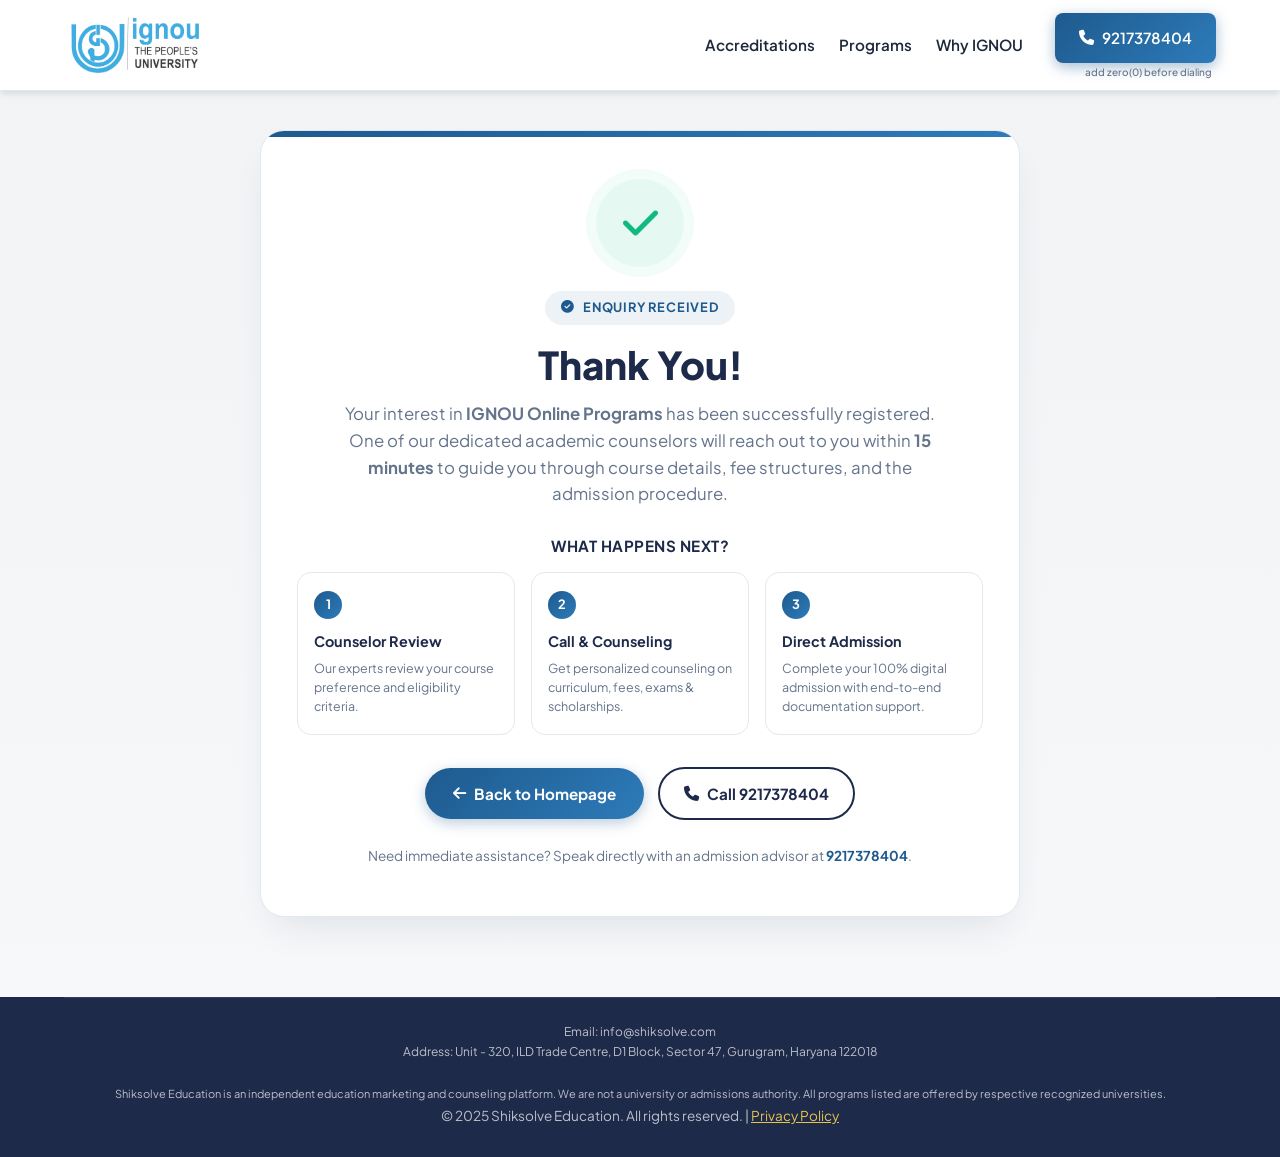
<file: ignou-online-programs/thank-you.html>
<!DOCTYPE html>
<html lang="en">
<head>
    <meta charset="UTF-8">
    <meta name="viewport" content="width=device-width, initial-scale=1.0">
    <title>Thank You | IGNOU Online Programs</title>
    <meta name="description" content="Thank you for submitting your enquiry for IGNOU Online Programs. Our admission counselor will contact you shortly.">
    <link rel="icon" type="image/png" href="images/favicon.png">
    <link href="https://fonts.googleapis.com/css2?family=Plus+Jakarta+Sans:wght@400;500;600;700;800&display=swap" rel="stylesheet">
    <link rel="stylesheet" href="css/styles.css">
    <link rel="stylesheet" href="css/form.css">
    <link rel="stylesheet" href="https://cdnjs.cloudflare.com/ajax/libs/font-awesome/6.5.1/css/all.min.css">

    <!-- Microsoft Advertising UET tag (bat.bing.net) -->
    <script>
        (function(w, d, t, u, o) {
            w[u] = w[u] || [], o.ts = (new Date).getTime();
            var n = d.createElement(t);
            n.src = "https://bat.bing.net/bat.js?ti=" + o.ti + ("uetq" != u ? "&q=" + u : ""),
            n.async = 1, n.onload = n.onreadystatechange = function() {
                var s = this.readyState;
                s && "loaded" !== s && "complete" !== s ||
                (o.q = w[u], w[u] = new UET(o), w[u].push("pageLoad"),
                n.onload = n.onreadystatechange = null)
        };
            var i = d.getElementsByTagName(t)[0];
            i.parentNode.insertBefore(n, i);
        })(window, document, "script", "uetq", {
            ti:"187277013",
            enableAutoSpaTracking: true
        });
    </script>
    <script>
      // Add this script right after your base UET tag code
      var urlParams = new URLSearchParams(window.location.search);
      var userEmail = sessionStorage.getItem('lead_email') || urlParams.get('email') || '';
      var userPhone = sessionStorage.getItem('lead_phone') || urlParams.get('phone') || '';
      if (userPhone && !userPhone.startsWith('+')) {
        var cleanDigits = userPhone.replace(/\D/g, '');
        if (cleanDigits.length === 10) userPhone = '+91' + cleanDigits;
      }
      window.uetq = window.uetq || [];
      window.uetq.push('set', { 'pid': { 
         'em': userEmail, // Replace with the variable that holds the user's email address. 
         'ph': userPhone, // Replace with the variable that holds the user's phone number. 
      } });
    </script>

    <style>
        .thankyou-wrapper {
            min-height: calc(100vh - 120px);
            padding: 130px 20px 80px;
            display: flex;
            align-items: center;
            justify-content: center;
            background: linear-gradient(180deg, rgba(30, 42, 74, 0.04) 0%, rgba(30, 90, 142, 0.02) 100%);
        }

        .thankyou-container {
            max-width: 760px;
            width: 100%;
            margin: 0 auto;
        }

        .thankyou-card {
            background: #ffffff;
            border-radius: 24px;
            border: 1px solid var(--border);
            box-shadow: 0 20px 40px -15px rgba(30, 42, 74, 0.12);
            padding: 48px 36px;
            text-align: center;
            position: relative;
            overflow: hidden;
        }

        .thankyou-card::before {
            content: '';
            position: absolute;
            top: 0;
            left: 0;
            right: 0;
            height: 6px;
            background: var(--gradient-accent);
        }

        .success-icon-wrap {
            width: 88px;
            height: 88px;
            margin: 0 auto 24px;
            border-radius: 50%;
            background: rgba(16, 185, 129, 0.1);
            color: #10b981;
            display: flex;
            align-items: center;
            justify-content: center;
            font-size: 2.5rem;
            position: relative;
            box-shadow: 0 0 0 10px rgba(16, 185, 129, 0.05);
            animation: pulse-ring 2s infinite ease-out;
        }

        @keyframes pulse-ring {
            0% {
                box-shadow: 0 0 0 0 rgba(16, 185, 129, 0.25);
            }
            70% {
                box-shadow: 0 0 0 18px rgba(16, 185, 129, 0);
            }
            100% {
                box-shadow: 0 0 0 0 rgba(16, 185, 129, 0);
            }
        }

        .thankyou-badge {
            display: inline-flex;
            align-items: center;
            gap: 8px;
            padding: 6px 16px;
            background: rgba(30, 90, 142, 0.08);
            color: var(--accent);
            border-radius: 50px;
            font-size: 0.8rem;
            font-weight: 700;
            text-transform: uppercase;
            letter-spacing: 0.8px;
            margin-bottom: 16px;
        }

        .thankyou-title {
            font-size: clamp(1.8rem, 3.5vw, 2.4rem);
            color: var(--primary);
            font-weight: 800;
            margin-bottom: 12px;
            line-height: 1.25;
        }

        .thankyou-subtitle {
            font-size: 1.05rem;
            color: var(--text-light);
            line-height: 1.6;
            margin-bottom: 28px;
            max-width: 600px;
            margin-left: auto;
            margin-right: auto;
        }

        /* Lead Registration Summary */
        .lead-summary-box {
            background: var(--bg);
            border: 1px solid var(--border);
            border-radius: 16px;
            padding: 22px 24px;
            margin-bottom: 32px;
            text-align: left;
        }

        .lead-summary-header {
            display: flex;
            align-items: center;
            justify-content: space-between;
            padding-bottom: 12px;
            border-bottom: 1px solid var(--border);
            margin-bottom: 14px;
            font-size: 0.85rem;
            font-weight: 700;
            color: var(--primary);
            text-transform: uppercase;
            letter-spacing: 0.5px;
        }

        .lead-summary-header i {
            color: var(--accent);
        }

        .lead-summary-grid {
            display: grid;
            grid-template-columns: repeat(2, 1fr);
            gap: 14px;
        }

        @media (max-width: 600px) {
            .lead-summary-grid {
                grid-template-columns: 1fr;
            }
        }

        .summary-item {
            display: flex;
            flex-direction: column;
            gap: 2px;
        }

        .summary-label {
            font-size: 0.75rem;
            color: var(--text-light);
            font-weight: 600;
            text-transform: uppercase;
            letter-spacing: 0.4px;
        }

        .summary-value {
            font-size: 0.95rem;
            color: var(--primary);
            font-weight: 700;
            word-break: break-all;
        }

        /* Next Steps */
        .next-steps-container {
            margin-bottom: 32px;
            text-align: left;
        }

        .next-steps-title {
            font-size: 0.95rem;
            font-weight: 700;
            color: var(--primary);
            margin-bottom: 16px;
            text-transform: uppercase;
            letter-spacing: 0.5px;
            text-align: center;
        }

        .steps-grid {
            display: grid;
            grid-template-columns: repeat(3, 1fr);
            gap: 16px;
        }

        @media (max-width: 680px) {
            .steps-grid {
                grid-template-columns: 1fr;
            }
        }

        .step-card {
            background: #ffffff;
            border: 1px solid var(--border);
            border-radius: 14px;
            padding: 18px 16px;
            position: relative;
            transition: transform 0.2s, box-shadow 0.2s;
        }

        .step-card:hover {
            transform: translateY(-3px);
            box-shadow: var(--shadow-md);
            border-color: var(--accent);
        }

        .step-number {
            width: 28px;
            height: 28px;
            border-radius: 50%;
            background: var(--gradient-accent);
            color: #fff;
            display: flex;
            align-items: center;
            justify-content: center;
            font-size: 0.8rem;
            font-weight: 700;
            margin-bottom: 10px;
        }

        .step-heading {
            font-size: 0.9rem;
            font-weight: 700;
            color: var(--primary);
            margin-bottom: 6px;
        }

        .step-desc {
            font-size: 0.78rem;
            color: var(--text-light);
            line-height: 1.5;
        }

        /* CTA Actions */
        .thankyou-actions {
            display: flex;
            align-items: center;
            justify-content: center;
            gap: 14px;
            flex-wrap: wrap;
        }

        .btn-home {
            display: inline-flex;
            align-items: center;
            gap: 8px;
            padding: 13px 28px;
            border-radius: 50px;
            background: var(--gradient-accent);
            color: #ffffff;
            font-weight: 700;
            font-size: 0.95rem;
            text-decoration: none;
            transition: all 0.25s ease;
            box-shadow: 0 4px 14px rgba(30, 90, 142, 0.3);
        }

        .btn-home:hover {
            transform: translateY(-2px);
            box-shadow: 0 6px 20px rgba(30, 90, 142, 0.4);
            color: #fff;
            text-decoration: none;
        }

        .btn-call {
            display: inline-flex;
            align-items: center;
            gap: 8px;
            padding: 12px 24px;
            border-radius: 50px;
            background: transparent;
            color: var(--primary);
            border: 2px solid var(--primary);
            font-weight: 700;
            font-size: 0.95rem;
            text-decoration: none;
            transition: all 0.25s ease;
        }

        .btn-call:hover {
            background: var(--primary);
            color: #ffffff;
            text-decoration: none;
            transform: translateY(-2px);
        }

        .assistance-note {
            margin-top: 24px;
            font-size: 0.85rem;
            color: var(--text-light);
        }

        .assistance-note a {
            color: var(--accent);
            font-weight: 700;
            text-decoration: none;
        }

        .assistance-note a:hover {
            text-decoration: underline;
        }
    </style>
</head>
<body>
    <!-- Header -->
    <header class="header scrolled" id="header">
        <div class="header-inner">
            <a href="index.html" class="logo"><img src="images/logo.webp" alt="IGNOU Online"></a>
            <div class="header-cta">
               <nav class="nav-menu">
                <a href="index.html#accreditations" class="nav-link">Accreditations</a>
                <a href="index.html#programs" class="nav-link">Programs</a>
                <a href="index.html#why-ignou" class="nav-link">Why IGNOU</a>
                </nav>
                <div class="nav-phone-container">
                    <a href="tel:9217378404" class="btn btn-primary phone-btn">
                        <i class="fa-solid fa-phone"></i> 9217378404
                    </a>
                    <span class="phone-note">add zero(0) before dialing</span>
                </div>
            </div>
        </div>
    </header>

    <!-- Thank You Content -->
    <div class="thankyou-wrapper">
        <div class="thankyou-container">
            <div class="thankyou-card">
                <div class="success-icon-wrap">
                    <i class="fa-solid fa-check"></i>
                </div>

                <div class="thankyou-badge">
                    <i class="fa-solid fa-circle-check"></i> Enquiry Received
                </div>

                <h1 class="thankyou-title" id="thankyouGreeting">Thank You!</h1>
                <p class="thankyou-subtitle">
                    Your interest in <strong>IGNOU Online Programs</strong> has been successfully registered. One of our dedicated academic counselors will reach out to you within <strong>15 minutes</strong> to guide you through course details, fee structures, and the admission procedure.
                </p>

                <!-- Lead Details Card (Populated dynamically) -->
                <div class="lead-summary-box" id="leadSummaryBox" style="display: none;">
                    <div class="lead-summary-header">
                        <span><i class="fa-solid fa-id-card"></i> Registration Summary</span>
                        <span style="color: #10b981;"><i class="fa-solid fa-check-double"></i> Verified</span>
                    </div>
                    <div class="lead-summary-grid">
                        <div class="summary-item" id="sumNameItem" style="display: none;">
                            <span class="summary-label">Applicant Name</span>
                            <span class="summary-value" id="sumName">-</span>
                        </div>
                        <div class="summary-item" id="sumProgramItem" style="display: none;">
                            <span class="summary-label">Preferred Program</span>
                            <span class="summary-value" id="sumProgram">-</span>
                        </div>
                        <div class="summary-item" id="sumPhoneItem" style="display: none;">
                            <span class="summary-label">Contact Number</span>
                            <span class="summary-value" id="sumPhone">-</span>
                        </div>
                        <div class="summary-item" id="sumEmailItem" style="display: none;">
                            <span class="summary-label">Email Address</span>
                            <span class="summary-value" id="sumEmail">-</span>
                        </div>
                    </div>
                </div>

                <!-- Next Steps -->
                <div class="next-steps-container">
                    <h3 class="next-steps-title">What Happens Next?</h3>
                    <div class="steps-grid">
                        <div class="step-card">
                            <div class="step-number">1</div>
                            <div class="step-heading">Counselor Review</div>
                            <div class="step-desc">Our experts review your course preference and eligibility criteria.</div>
                        </div>
                        <div class="step-card">
                            <div class="step-number">2</div>
                            <div class="step-heading">Call &amp; Counseling</div>
                            <div class="step-desc">Get personalized counseling on curriculum, fees, exams &amp; scholarships.</div>
                        </div>
                        <div class="step-card">
                            <div class="step-number">3</div>
                            <div class="step-heading">Direct Admission</div>
                            <div class="step-desc">Complete your 100% digital admission with end-to-end documentation support.</div>
                        </div>
                    </div>
                </div>

                <!-- Actions -->
                <div class="thankyou-actions">
                    <a href="index.html" class="btn-home">
                        <i class="fa-solid fa-arrow-left"></i> Back to Homepage
                    </a>
                    <a href="tel:9217378404" class="btn-call">
                        <i class="fa-solid fa-phone"></i> Call 9217378404
                    </a>
                </div>

                <p class="assistance-note">
                    Need immediate assistance? Speak directly with an admission advisor at <a href="tel:9217378404">9217378404</a>.
                </p>
            </div>
        </div>
    </div>

    <!-- Footer -->
    <footer class="footer">
        <div class="container">
            <div class="footer-bottom">
                <p style="text-align: center; font-size: 12px;">
                    Email: info@shiksolve.com <br/>
                    Address: Unit - 320, ILD Trade Centre, D1 Block, Sector 47, Gurugram, Haryana 122018
                </p>
                <br/>
                <p style="font-size: 11px;">Shiksolve Education is an independent education marketing and counseling platform. We are not a university or admissions authority. All programs listed are offered by respective recognized universities.</p>
                <p>&copy; 2025 Shiksolve Education. All rights reserved. | <a style="color: #e4c34e;" href="privacy-policy.html">Privacy Policy</a></p>
            </div>
        </div>
    </footer>

    <!-- Script to parse and display applicant details -->
    <script>
        document.addEventListener('DOMContentLoaded', function () {
            try {
                var params = new URLSearchParams(window.location.search);
                var name = sessionStorage.getItem('lead_name') || params.get('name') || '';
                var email = sessionStorage.getItem('lead_email') || params.get('email') || '';
                var phone = sessionStorage.getItem('lead_phone') || params.get('phone') || '';
                var program = sessionStorage.getItem('lead_course') || params.get('program') || '';

                var hasDetails = false;

                if (name && name.trim()) {
                    document.getElementById('thankyouGreeting').textContent = 'Thank You, ' + name.trim() + '!';
                    document.getElementById('sumName').textContent = name.trim();
                    document.getElementById('sumNameItem').style.display = 'flex';
                    hasDetails = true;
                }

                if (program && program.trim()) {
                    document.getElementById('sumProgram').textContent = program.trim();
                    document.getElementById('sumProgramItem').style.display = 'flex';
                    hasDetails = true;
                }

                if (phone && phone.trim()) {
                    var rawPhone = phone.trim();
                    var masked = rawPhone;
                    if (rawPhone.length >= 10) {
                        masked = rawPhone.slice(0, 3) + '****' + rawPhone.slice(-3);
                    }
                    document.getElementById('sumPhone').textContent = masked;
                    document.getElementById('sumPhoneItem').style.display = 'flex';
                    hasDetails = true;
                }

                if (email && email.trim()) {
                    var rawEmail = email.trim();
                    var parts = rawEmail.split('@');
                    var maskedEmail = rawEmail;
                    if (parts.length === 2 && parts[0].length > 2) {
                        maskedEmail = parts[0].charAt(0) + '***' + parts[0].slice(-1) + '@' + parts[1];
                    }
                    document.getElementById('sumEmail').textContent = maskedEmail;
                    document.getElementById('sumEmailItem').style.display = 'flex';
                    hasDetails = true;
                }

                if (hasDetails) {
                    document.getElementById('leadSummaryBox').style.display = 'block';
                }
            } catch (e) {
                console.warn('Error reading summary details:', e);
            }
        });
    </script>
</body>
</html>
</file>
<file: affordable-online-mba-program/css/styles.css>
* {
      margin: 0;
      padding: 0;
      box-sizing: border-box;
  }

  :root {
      --primary-color: #002e5e;
      --secondary-color: #e95420;
      --bg-light: #f8f9fa;
      --text-dark: #2c3e50;
      --text-light: #6c757d;
  }

  body {
      font-family: 'Arial', sans-serif;
      line-height: 1.6;
      color: var(--text-dark);
      background: #ffffff;
  }

  /* Header Styles */
  .header {
      background: #fff;
      box-shadow: 0 2px 10px rgba(0, 0, 0, 0.1);
      position: sticky;
      top: 0;
      z-index: 1000;
      transition: all 0.3s ease;
  }

  .header-container {
      max-width: 1200px;
      margin: 0 auto;
      padding: 1rem 2rem;
      display: flex;
      justify-content: space-between;
      align-items: center;
  }

  .logo {
      font-size: 1.8rem;
      font-weight: bold;
      color: var(--primary-color);
      text-decoration: none;
      display: flex;
      align-items: center;
      gap: 10px;
  }

  /*.logo::before {*/
  /*    content: "🎓";*/
  /*    font-size: 2rem;*/
  /*}*/

  .logo img {
      max-width: 200px;
  }

  .btn {
      background: var(--secondary-color);
      color: white;
      padding: 12px 24px;
      border: none;
      border-radius: 50px;
      font-weight: 600;
      text-decoration: none;
      display: inline-block;
      transition: all 0.3s ease;
      cursor: pointer;
      text-align: center;
  }

  .btn:hover {
      background: #e69515;
      transform: translateY(-2px);
      box-shadow: 0 5px 15px rgba(255, 169, 23, 0.4);
  }

  .btn-primary {
      background: var(--primary-color);
  }

  .btn-primary:hover {
      background: #001d3d;
      box-shadow: 0 5px 15px rgba(0, 46, 94, 0.4);
  }

  /* Hero Section */
  .hero-section {
      background: url("../assets/images/op3.jpg") center/cover no-repeat;
      min-height: 100 dvh;
      position: relative;
      overflow: hidden;
  }

  /* Dark overlay */
  .hero-section::before {
      content: "";
      position: absolute;
      top: 0;
      left: 0;
      right: 0;
      bottom: 0;
      background: rgba(0, 0, 0, 0.55);
      /* adjust darkness (0.4�0.7) */
      z-index: 1;
  }


  .container {
      max-width: 1100px;
      margin: 0 auto;
      padding: 0 20px;
      position: relative;
      z-index: 2;
  }

  .hero-header {
      text-align: center;
      padding: 40px 0 10px;
      color: white;
  }

  .university-logos-row {
      display: flex;
      justify-content: center;
      gap: 10px;
      margin-bottom: 40px;
      flex-wrap: wrap;
  }

  .logo-card {
      background: rgba(255, 255, 255, 0.1);
      backdrop-filter: blur(10px);
      border: 2px solid rgba(255, 255, 255, 0.2);
      border-radius: 12px;
      padding: 15px 20px;
      display: flex;
      flex-direction: column;
      align-items: center;
      min-width: 120px;
      transition: all 0.3s ease;
  }

  .logo-card:hover {
      background: rgba(255, 255, 255, 0.2);
      transform: translateY(-5px);
  }

  .logo-card .mini-logo img {
      width: 75px;
      height: 75px;
      border-radius: 50%;
      display: flex;
      align-items: center;
      justify-content: center;
      font-size: 1.2rem;
      font-weight: bold;
      color: white;
      margin-bottom: 8px;
      text-shadow: 1px 1px 2px rgba(0, 0, 0, 0.3);
  }




  .logo-card .mini-name {
      font-size: 0.9rem;
      font-weight: bold;
      color: white;
      text-align: center;
  }

  .hero-title {
      font-size: 3rem;
      font-weight: bold;
      margin-bottom: 20px;
      text-shadow: 2px 2px 4px rgba(0, 0, 0, 0.3);
  }

  .hero-subtitle {
      font-size: 1.2rem;
      opacity: 0.9;
  }

  .scholarship-notice {
      background: rgba(255, 255, 255, 0.1);
      border: 2px solid rgba(255, 255, 255, 0.3);
      border-radius: 12px;
      padding: 15px 25px;
      margin: 10px auto 30px;
      max-width: 600px;
      text-align: center;
      backdrop-filter: blur(10px);
  }

  .scholarship-notice h3 {
      color: #ffd700;
      font-size: 1.1rem;
      margin-bottom: 8px;
  }

  .scholarship-notice p {
      color: white;
      font-size: 0.95rem;
  }

  /* Logo Cards Styling */

  @media (max-width: 768px) {
      .hero-title {
          font-size: 2rem;
      }

      .hero-subtitle {
          font-size: 1rem;
      }

      .university-logos-row {
          gap: 15px;
      }

      .logo-card {
          min-width: 100px;
          padding: 12px 15px;
      }

      .logo-card .mini-logo img {
          width: 40px;
          height: 40px;
          font-size: 0.8rem;

      }

      .logo-card .mini-name {
          font-size: 0.7rem;
          margin-top: 10px;
      }

      .container {
          padding: 0 15px;
      }

      .hero-header {
          padding: 40px 0 30px;
      }
  }

  @media (max-width: 480px) {
      .hero-title {
          font-size: 1.7rem;
      }

      .university-logos-row {
          gap: 10px;
      }

      .logo-card {
          min-width: 80px;
          padding: 10px 12px;
      }

      .logo-card .mini-logo {
          width: 35px;
          height: 35px;
          font-size: 0.9rem;
      }

      .logo-card .mini-name {
          font-size: 0.7rem;
      }

      .scholarship-notice {
          padding: 12px 20px;
          margin: 20px auto 30px;
      }
  }

  /* Main Content */
  .main-content {
      max-width: 1200px;
      margin: 0 auto;
      padding: 80px 2rem;
  }

  .section-title {
      text-align: center;
      font-size: 2.5rem;
      color: var(--primary-color);
      margin-bottom: 3rem;
      font-weight: 700;
      position: relative;
  }

  .section-title::after {
      content: '';
      position: absolute;
      bottom: -10px;
      left: 50%;
      transform: translateX(-50%);
      width: 80px;
      height: 4px;
      background: var(--secondary-color);
      border-radius: 2px;
  }

  /* College Cards */
  .colleges-grid {
      display: grid;
      grid-template-columns: repeat(auto-fit, minmax(400px, 1fr));
      gap: 2rem;
      margin-top: 4rem;
  }

  .college-card {
      background: #fff;
      border-radius: 20px;
      box-shadow: 0 10px 30px rgba(0, 0, 0, 0.1);
      overflow: hidden;
      transition: all 0.3s ease;
      position: relative;
  }

  .college-card:hover {
      transform: translateY(-10px);
      box-shadow: 0 20px 40px rgba(0, 0, 0, 0.15);
  }

  .card-image {
      background: linear-gradient(135deg, var(--primary-color), var(--secondary-color));
      display: flex;
      align-items: center;
      justify-content: center;
      font-size: 4rem;
      color: white;
      position: relative;
      overflow: hidden;
      height: 200px;
  }

  .card-image::before {
      content: '';
      position: absolute;
      top: 0;
      left: -100%;
      width: 100%;
      height: 100%;
      background: linear-gradient(90deg, transparent, rgba(255, 255, 255, 0.2), transparent);
      transition: left 0.5s ease;
  }

  .college-card:hover .card-image::before {
      left: 100%;
  }

  .card-content {
      padding: 2rem;
  }

  .college-name {
      font-size: 1.5rem;
      font-weight: 700;
      color: var(--primary-color);
      margin-bottom: 0.5rem;
  }

  .accreditation {
      display: inline-block;
      /*background: var(--secondary-color);*/
      color: var(--secondary-color);
      padding: 2px 0px;
      /*border-radius: 20px;*/
      font-size: 0.8rem;
      font-weight: 600;
      margin-bottom: 1rem;
  }

  .fee {
      font-size: 1rem;
      font-weight: 600;
  }

  .emi {
      font-size: 0.8rem;
      font-weight: 600;
      color: #f19d24;
  }

  .courses {
      color: var(--text-light);
      font-size: 0.95rem;
      line-height: 1.8;
      margin-bottom: 2rem;
  }

  .course-item {
      display: inline-block;
      background: var(--bg-light);
      padding: 4px 8px;
      margin: 2px;
      border-radius: 15px;
      font-size: 0.85rem;
      color: var(--primary-color);
      border: 1px solid #e9ecef;
  }

  .card-buttons {
      display: flex;
      gap: 1rem;
      justify-content: space-between;
  }

  .card-buttons .btn {
      flex: 1;
      padding: 10px 20px;
      font-size: 0.9rem;
      text-align: center;
  }

  .btn-outline {
      background: transparent;
      color: var(--primary-color);
      border: 2px solid var(--primary-color);
  }

  .btn-outline:hover {
      background: var(--primary-color);
      color: white;
  }

  /* Footer */
  .footer {
      background: var(--primary-color);
      color: white;
      text-align: center;
      padding: 2rem;
      margin-top: 40px;
  }

  .footer-content {
      max-width: 1200px;
      margin: 0 auto;
      display: flex;
      justify-content: space-between;
      align-items: center;
      flex-wrap: wrap;
      gap: 1rem;
  }

  .footer-links {
      display: flex;
      gap: 2rem;
  }

  .footer-links a {
      color: white;
      text-decoration: none;
      transition: color 0.3s ease;
  }

  .footer-links a:hover {
      color: var(--secondary-color);
  }

  /* Modern Compliance Footer */
  .footer-new {
      background-color: #f7f9fc;
      color: #4a5568;
      padding: 45px 20px 30px;
      font-size: 14px;
      line-height: 1.6;
      border-top: 1px solid #e2e8f0;
      margin-top: 40px;
  }

  .footer-new-container {
      max-width: 1200px;
      margin: 0 auto;
  }

  .footer-grid {
      display: grid;
      grid-template-columns: 1.4fr 1.1fr 1.4fr 1.1fr;
      gap: 30px;
      margin-bottom: 25px;
  }

  .footer-brand-col .footer-logo {
      margin-bottom: 14px;
  }

  .footer-brand-col .footer-logo img {
      max-width: 190px;
      height: auto;
      max-height: 45px;
      object-fit: contain;
      display: block;
  }

  .footer-partner-text {
      color: #4a5568;
      font-size: 13.5px;
      line-height: 1.55;
      margin: 0;
  }

  .footer-col-title {
      font-size: 15px;
      font-weight: 700;
      color: #1a202c;
      margin: 0 0 12px 0;
  }

  .footer-contact-col p,
  .footer-office-col p {
      margin: 0 0 6px 0;
      color: #4a5568;
      font-size: 13.5px;
  }

  .footer-contact-col a {
      color: #2b6cb0;
      text-decoration: none;
  }

  .footer-contact-col a:hover {
      text-decoration: underline;
  }

  .footer-office-col .company-name {
      font-weight: 600;
      margin-bottom: 4px;
      color: #2d3748;
  }

  .footer-links-col .footer-nav {
      list-style: none;
      padding: 0;
      margin: 0;
  }

  .footer-links-col .footer-nav li {
      margin-bottom: 8px;
  }

  .footer-links-col .footer-nav a {
      color: #2b6cb0;
      text-decoration: none;
      font-size: 13.5px;
      display: inline-flex;
      align-items: center;
      gap: 6px;
  }

  .footer-links-col .footer-nav a:hover {
      text-decoration: underline;
  }

  .footer-links-col .arrow {
      color: #2b6cb0;
      font-size: 11px;
  }

  .footer-divider {
      border-top: 1px solid #e2e8f0;
      margin: 25px 0 20px;
  }

  .footer-legal-notes {
      text-align: center;
      font-size: 12px;
      color: #718096;
      line-height: 1.6;
  }

  .footer-legal-notes p {
      margin: 0 0 6px 0;
  }

  .footer-legal-notes strong {
      color: #4a5568;
  }

  .footer-copyright {
      margin-top: 14px !important;
      font-size: 13px;
      color: #4a5568;
      font-weight: 500;
  }

  @media (max-width: 991px) {
      .footer-grid {
          grid-template-columns: 1fr 1fr;
          gap: 25px;
      }
  }

  @media (max-width: 600px) {
      .footer-grid {
          grid-template-columns: 1fr;
          gap: 20px;
      }

      .footer-new {
          padding: 30px 15px 20px;
      }
  }

  /* Animations */
  @keyframes slideInUp {
      from {
          opacity: 0;
          transform: translateY(30px);
      }

      to {
          opacity: 1;
          transform: translateY(0);
      }
  }

  @keyframes fadeIn {
      from {
          opacity: 0;
      }

      to {
          opacity: 1;
      }
  }

  .about-section {
      background: #f7f9fc;
      padding: 40px 0;
      border-radius: 8px;
      margin: 50px 0px;
  }

  .about-section h2 {
      text-align: center;
  }

  .about-section p {
      font-size: 16px;
      color: #333;
      line-height: 1.7;
      margin-bottom: 15px;
      text-align: center;
  }

  /* Contact Section */
  .contact-section {
      background: #ffffff;
      padding: 40px 0 0px;
      border-radius: 8px;
      border-top: 3px solid #1f73d1;
  }

  .contact-section h2 {
      text-align: center;
  }

  .contact-list {
      list-style: none;
      padding: 0;
      margin: 0;
      text-align: center;
  }

  .contact-list li {
      font-size: 16px;
      color: #444;
      margin: 10px 0;
  }

  .contact-list li strong {
      color: #000;
  }

  /* Mobile Responsive */
  @media (max-width: 768px) {
      .header-container {
          padding: 1rem;
      }

      .logo {
          font-size: 1.1rem;
      }

      .btn {
          padding: 10px 20px;
          font-size: 0.9rem;
      }

      .hero {
          padding: 60px 0;
      }

      .hero h1 {
          font-size: 2.5rem;
      }

      .hero p {
          font-size: 1.1rem;
      }

      .main-content {
          padding: 60px 1rem;
      }

      .section-title {
          font-size: 2rem;
      }

      .colleges-grid {
          grid-template-columns: 1fr;
          gap: 1.5rem;
      }

      .card-buttons {
          flex-direction: column;
      }

      .footer-content {
          flex-direction: column;
          text-align: center;
      }

      .footer-links {
          justify-content: center;
      }
  }

  @media (max-width: 480px) {
      .hero h1 {
          font-size: 2rem;
      }

      .colleges-grid {
          grid-template-columns: 1fr;
      }

      .card-content {
          padding: 1.5rem;
      }

      .college-name {
          font-size: 1.3rem;
      }

      .logo img {
          max-width: 150px;
      }
  }

  /* Scroll animations */
  .scroll-animate {
      opacity: 0;
      transform: translateY(30px);
      transition: all 0.6s ease;
  }

  .scroll-animate.visible {
      opacity: 1;
      transform: translateY(0);
  }
</file>
<file: affordable-online-mba-program/css/form.css>
/* float button styling */
    .floating-btn {
      background-color: #e95420; 
      color: white;
      font-family: Arial, sans-serif;
      font-weight: bold;
      text-decoration: none;
      box-shadow: 0 4px 8px rgba(0, 0, 0, 0.2);
      border: none;
      cursor: pointer;
      transition: all 0.3s ease;
      z-index: 1000;
      position: fixed;
      opacity: 0; /* Start hidden */
      pointer-events: none; /* Initially not clickable */
    }
    
    .floating-btn.visible {
      opacity: 1;
      pointer-events: auto;
    }
    
    .floating-btn:hover {
      background-color: #d44a12;
      box-shadow: 0 6px 12px rgba(0, 0, 0, 0.3);
    }
    
    /* Desktop positioning with vertical text */
    @media screen and (min-width: 769px) {
      .floating-btn {
        right: 0;
        top: 50%;
        transform: translateY(-50%);
        padding: 20px 10px;
        border-radius: 0px 8px 8px 0px;
        writing-mode: vertical-lr;
        text-orientation: mixed;
        transform: rotate(180deg);
        display: flex;
        align-items: center;
      }
      
      .floating-btn svg {
        margin-bottom: 10px;
        width: 16px;
        height: 16px;
        transform: rotate(90deg);
      }
    }
    
    /* Mobile positioning */
    @media screen and (max-width: 768px) {
      .floating-btn {
        bottom: 10px;
        left: 50%;
        transform: translateX(-50%);
        width: 80%;
        justify-content: center;
        padding: 12px 20px;
        border-radius: 5px;
        display: flex;
        align-items: center;
      }
      
      .floating-btn svg {
        margin-right: 8px;
        width: 16px;
        height: 16px;
      }
    }

    
    /* Modal Styles */
    .modal-overlay {
      position: fixed;
      top: 0;
      left: 0;
      width: 100%;
      height: 100%;
      background-color: rgba(0, 0, 0, 0.7);
      display: flex;
      justify-content: center;
      align-items: center;
      z-index: 1000;
      visibility: hidden;
      opacity: 0;
      transition: all 0.3s ease;
    }
    
    .modal-overlay.active {
      visibility: visible;
      opacity: 1;
    }
    
    .modal-container {
      background-color: white;
      width: 90%;
      max-width: 500px;
      border-radius: 8px;
      box-shadow: 0 10px 25px rgba(0, 0, 0, 0.2);
      position: relative;
      padding: 20px;
    }
    
    .modal-header {
      display: flex;
      justify-content: space-between;
      align-items: center;
      margin-bottom: 20px;
    }
    
    .modal-title {
      font-size: 1.5rem;
      color: #333;
      font-weight: bold;
    }
    
    .modal-close {
      background: none;
      border: none;
      font-size: 1.5rem;
      cursor: pointer;
      color: #666;
    }
    
    .modal-close:hover {
      color: #000;
    }
    
    /* Form Styles */
    .form-group1 {
      margin-bottom: 10px;
    }
    
    .textinput {
      width: 100%;
      padding: 8px;
      border: 1px solid #ddd;
      border-radius: 4px;
      font-size: 16px;
      margin-bottom: 5px;
      transition: border-color 0.3s;
    }
    
    .selectinput {
      width: 100%;
      padding: 8px;
      border: 1px solid #ddd;
      border-radius: 4px;
      font-size: 16px;
      margin-bottom: 5px;
      transition: border-color 0.3s;
    }
    
    .textinput:focus, .selectinput:focus {
      border-color: #3498db;
      outline: none;
    }
    
    label p {
      font-weight: 500;
      color: black;
      margin-bottom: 5px;
    }
    
    .security-notice {
      background-color: #E4C34E;
      text-align: center;
      padding: 10px;
      border-radius: 5px;
      margin: 15px 0px;
    }
    
    .security-notice span {
      font-size: 14px;
      color: black;
      font-weight: 500;
    
    }

    .form-consent {
      margin: 12px 0 15px 0;
    }

    .consent-label {
      display: flex;
      align-items: flex-start;
      gap: 8px;
      cursor: pointer;
      user-select: none;
    }

    .consent-checkbox {
      width: 16px !important;
      height: 16px !important;
      min-width: 16px;
      min-height: 16px;
      margin-top: 2px;
      accent-color: #3498db;
      cursor: pointer;
      flex-shrink: 0;
    }

    .consent-text {
      font-size: 11px;
      line-height: 1.45;
      color: #555;
      font-weight: 400;
      text-align: left;
    }

    .consent-error {
      color: #e74c3c;
      font-size: 11px;
      font-weight: 500;
      margin-top: 5px;
      display: none;
    }

    .consent-checkbox.is-invalid {
      outline: 2px solid #e74c3c;
    }
    
    #leadform1,  #leadform, #leadform2 {
      width: 100%;
      padding: 8px;
      background-color: #3498db;
      color: white;
      border: none;
      border-radius: 4px;
      font-size: 16px;
      font-weight: bold;
      cursor: pointer;
      transition: background-color 0.3s;
    }
    
    #leadform1:hover, #leadform:hover, #leadform2:hover {
      background-color: #2980b9;
    }
    
    /* Responsive Adjustments */
    @media (max-width: 768px) {
      .modal-container {
        width: 95%;
        padding: 15px;
      }
      
      .modal-title {
        font-size: 1.2rem;
      }
    }
    
    @media (max-width: 480px) {
       .textinput, .selectinput, #leadform1 {
        padding: 10px;
        font-size: 14px;
      }
      
      .modal-container {
        padding: 10px;
      }
    }
</file>
<file: ignou-online-programs/css/styles.css>
:root {
    --primary: #1e2a4a;
    --primary-light: #2d3a5c;
    --accent: #1e5a8e;
    --accent-hover: #2d7bb9;
    --accent-light: rgba(30, 90, 142, 0.1);
    --accent-rgb: 30, 90, 142;
    --teal: #0d9488;
    --teal-light: rgba(13, 148, 136, 0.1);
    --gold: #f39c12;
    --gold-light: rgba(243, 156, 18, 0.1);
    --text: #1e293b;
    --text-light: #64748b;
    --bg: #fafbfc;
    --white: #ffffff;
    --border: #e2e8f0;
    --success: #10b981;
    --gradient-hero: linear-gradient(135deg, #1e2a4a 0%, #2d3a5c 50%, #1e5a8e 100%);
    --gradient-accent: linear-gradient(135deg, #1e5a8e 0%, #2d7bb9 100%);
    --shadow-sm: 0 1px 2px rgba(0,0,0,0.05);
    --shadow-md: 0 4px 6px -1px rgba(0,0,0,0.1);
    --shadow-lg: 0 10px 15px -3px rgba(0,0,0,0.1);
    --shadow-xl: 0 20px 25px -5px rgba(0,0,0,0.1);
}

* {
    margin: 0;
    padding: 0;
    box-sizing: border-box;
}

html {
    scroll-behavior: smooth;
}

body {
    font-family: 'Plus Jakarta Sans', -apple-system, BlinkMacSystemFont, 'Segoe UI', sans-serif;
    color: var(--text);
    line-height: 1.7;
    background: var(--bg);
    overflow-x: hidden;
}

h1, h2, h3, h4, h5, h6 {
    font-weight: 700;
    line-height: 1.3;
}

.container {
    max-width: 1200px;
    margin: 0 auto;
    padding: 0 24px;
}

/* ==================== HEADER ==================== */
.header {
    position: fixed;
    top: 0;
    left: 0;
    right: 0;
    z-index: 1000;
    background: rgba(255, 255, 255, 0.98);
    backdrop-filter: blur(20px);
    border-bottom: 1px solid var(--border);
    transition: all 0.3s ease;
}

.header.scrolled {
    box-shadow: var(--shadow-md);
}

.header-inner {
    display: flex;
    justify-content: space-between;
    align-items: center;
    padding: 5px 24px;
    max-width: 1200px;
    margin: 0 auto;
}

.logo {
    font-size: 1.5rem;
    font-weight: 800;
    color: var(--primary);
    text-decoration: none;
    display: flex;
    align-items: center;
    gap: 8px;
}
.logo img {
    height: 80px;
    width: auto;
}
.logo span {
    color: var(--accent);
}

.nav-menu {
    display: flex;
    gap: 24px;
    margin-right: 16px;
}

.nav-link {
    color: var(--text);
    text-decoration: none;
    font-weight: 600;
    font-size: 0.95rem;
    transition: color 0.3s ease;
}

.header-cta {
    display: flex;
    align-items: center;
    gap: 16px;
}

.header-phone {
    display: flex;
    align-items: center;
    gap: 8px;
    color: var(--text);
    text-decoration: none;
    font-weight: 600;
    font-size: 0.95rem;
    transition: color 0.3s ease;
}

.header-phone:hover {
    color: var(--accent);
}

/* Navbar Phone Container & Note */
.nav-phone-container {
    display: flex;
    flex-direction: column;
    align-items: flex-end;
    gap: 4px;
}

.nav-phone-container .phone-btn {
    white-space: nowrap;
}

.nav-phone-container .phone-note {
    font-size: 10px;
    color: var(--text-light);
    font-weight: 500;
    line-height: 1;
    margin-right: 4px;
}

.btn {
    display: inline-flex;
    align-items: center;
    gap: 8px;
    padding: 12px 24px;
    border-radius: 8px;
    font-weight: 600;
    font-size: 0.95rem;
    text-decoration: none;
    transition: all 0.3s ease;
    cursor: pointer;
    border: none;
}

.btn-primary {
    background: var(--gradient-accent);
    color: white;
    box-shadow: 0 4px 14px rgba(30, 90, 142, 0.4);
}

.btn-primary:hover {
    transform: translateY(-2px);
    box-shadow: 0 6px 20px rgba(30, 90, 142, 0.5);
}

.btn-ghost {
    background: rgba(255,255,255,0.1);
    color: white;
    border: 2px solid rgba(255,255,255,0.2);
}

.btn-ghost:hover {
    background: rgba(255,255,255,0.2);
    border-color: rgba(255,255,255,0.4);
}

.btn-outline {
    background: transparent;
    color: var(--accent);
    border: 2px solid var(--accent);
}

.btn-outline:hover {
    background: var(--accent);
    color: white;
}

/* ==================== HERO ==================== */
.hero {
    background: var(--gradient-hero);
    display: flex;
    align-items: center;
    padding: 140px 0 80px;
    position: relative;
    overflow: hidden;

     background:
        linear-gradient(135deg, #1e2a4a 0%, #2d3a5c 50%, #1e5a8e91 100%),
        url("../images/banner.webp");
    background-size: cover;
    background-position: center;
}

.hero::before {
    content: '';
    position: absolute;
    top: 0;
    left: 0;
    right: 0;
    bottom: 0;
    background: url("data:image/svg+xml,%3Csvg width='60' height='60' viewBox='0 0 60 60' xmlns='http://www.w3.org/2000/svg'%3E%3Cg fill='none' fill-rule='evenodd'%3E%3Cg fill='%23ffffff' fill-opacity='0.03'%3E%3Cpath d='M36 34v-4h-2v4h-4v2h4v4h2v-4h4v-2h-4zm0-30V0h-2v4h-4v2h4v4h2V6h4V4h-4zM6 34v-4H4v4H0v2h4v4h2v-4h4v-2H6zM6 4V0H4v4H0v2h4v4h2V6h4V4H6z'/%3E%3C/g%3E%3C/g%3E%3C/svg%3E");
}

.hero-decoration {
    position: absolute;
    border-radius: 50%;
    opacity: 0.1;
}

.hero-decoration-1 {
    width: 600px;
    height: 600px;
    background: var(--accent);
    top: -200px;
    right: -200px;
}

.hero-decoration-2 {
    width: 400px;
    height: 400px;
    background: var(--teal);
    bottom: -100px;
    left: -100px;
}

.hero-content {
    position: relative;
    z-index: 2;
    display: grid;
    grid-template-columns: 1.1fr 0.9fr;
    gap: 60px;
    align-items: center;
}

.hero-eyebrow {
    display: inline-flex;
    align-items: center;
    gap: 8px;
    background: rgba(255,255,255,0.1);
    backdrop-filter: blur(10px);
    padding: 8px 16px;
    border-radius: 50px;
    color: rgba(255,255,255,0.9);
    font-size: 0.85rem;
    font-weight: 600;
    margin-bottom: 24px;
    border: 1px solid rgba(255,255,255,0.1);
    animation: fadeInUp 0.6s ease;
}

.hero-eyebrow .dot {
    width: 8px;
    height: 8px;
    background: var(--success);
    border-radius: 50%;
    animation: pulse 2s infinite;
}

@keyframes pulse {
    0%, 100% { opacity: 1; transform: scale(1); }
    50% { opacity: 0.7; transform: scale(1.1); }
}

.hero h1 {
    font-size: clamp(2.5rem, 4.5vw, 3.5rem);
    color: white;
    margin-bottom: 24px;
    animation: fadeInUp 0.6s ease 0.1s backwards;
}

.hero h1 .highlight {
    color: var(--gold);
    position: relative;
}

.hero-subtitle {
    font-size: 1.15rem;
    color: rgba(255,255,255,0.8);
    margin-bottom: 32px;
    max-width: 540px;
    animation: fadeInUp 0.6s ease 0.2s backwards;
}

.hero-subtitle strong {
    color: white;
}

.hero-cta {
    display: flex;
    gap: 16px;
    margin-bottom: 40px;
    animation: fadeInUp 0.6s ease 0.3s backwards;
}

.hero-trust {
    display: flex;
    flex-wrap: wrap;
    gap: 24px;
    animation: fadeInUp 0.6s ease 0.4s backwards;
}

.trust-item {
    display: flex;
    align-items: center;
    gap: 8px;
    color: rgba(255,255,255,0.8);
    font-size: 0.9rem;
}

.trust-item svg {
    color: var(--success);
}

/* Hero Form Card */
.hero-form-card {
    background: white;
    border-radius: 20px;
    padding: 20px;
    box-shadow: var(--shadow-xl);
    animation: fadeInRight 0.8s ease 0.3s backwards;
}

.form-header {
    text-align: center;
}

.form-header h3 {
    font-size: 1.4rem;
    color: var(--primary);
    margin-bottom: 8px;
}

.form-header p {
    color: var(--text-light);
    font-size: 0.9rem;
}

.form-placeholder {
    background: var(--bg);
    border-radius: 10px;
    padding: 20px 20px;
    text-align: center;
    color: #999;
    margin-bottom: 16px;
}

.form-footer {
    display: flex;
    align-items: center;
    justify-content: center;
    gap: 8px;
    margin-top: 16px;
    color: var(--text-light);
    font-size: 0.8rem;
}

.form-footer svg {
    color: var(--success);
}

@keyframes fadeInUp {
    from { opacity: 0; transform: translateY(20px); }
    to { opacity: 1; transform: translateY(0); }
}

@keyframes fadeInRight {
    from { opacity: 0; transform: translateX(30px); }
    to { opacity: 1; transform: translateX(0); }
}

/* ==================== SECTION HEADER ==================== */
.section-eyebrow {
    display: inline-flex;
    align-items: center;
    gap: 8px;
    background: var(--accent-light);
    color: var(--accent);
    padding: 8px 16px;
    border-radius: 50px;
    font-size: 0.8rem;
    font-weight: 700;
    text-transform: uppercase;
    letter-spacing: 1px;
    margin-bottom: 16px;
}

.section-header {
    max-width: 700px;
    margin-bottom: 60px;
}

.section-header.center {
    text-align: center;
    margin-left: auto;
    margin-right: auto;
}

.section-header h2 {
    font-size: clamp(2rem, 3.5vw, 2.75rem);
    color: var(--primary);
    margin-bottom: 16px;
}

.section-header p {
    font-size: 1.1rem;
    color: var(--text-light);
}

/* ==================== ACCREDITATIONS ==================== */
.accreditations {
    padding: 80px 0;
    background: white;
}

.accred-showcase {
    display: grid;
    grid-template-columns: repeat(4, 1fr);
    gap: 20px;
}

.accred-item {
    background: var(--bg);
    padding: 10px 20px;
    border-radius: 16px;
    text-align: center;
    border: 1px solid var(--border);
    transition: all 0.3s ease;
}

.accred-item:hover {
    border-color: var(--accent);
    box-shadow: var(--shadow-lg);
    transform: translateY(-4px);
}

.accred-badge {
    font-size: 2rem;
    display: block;
    margin-bottom: 12px;
}
.accred-badge img {
    max-width: 80px;
    height: auto;
}

.accred-item p {
    font-size: 0.9rem;
    color: var(--text);
    margin: 0;
}

.accred-item strong {
    color: var(--accent);
}

/* ==================== PROGRAMS & TABS ==================== */
.programs {
    padding: 80px 0;
    background: var(--bg);
}

.tab-buttons {
    display: flex;
    gap: 12px;
    margin-bottom: 60px;
    justify-content: center;
    flex-wrap: wrap;
}

.tab-btn {
    background: white;
    border: 2px solid var(--border);
    border-radius: 12px;
    padding: 16px 32px;
    cursor: pointer;
    font-family: inherit;
    transition: all 0.3s ease;
    display: flex;
    flex-direction: column;
    align-items: center;
    gap: 4px;
}

.tab-btn:hover {
    border-color: var(--accent);
    background: var(--accent-light);
}

.tab-btn.active {
    background: var(--gradient-accent);
    border-color: transparent;
    color: white;
}

.tab-label {
    font-weight: 700;
    font-size: 1rem;
}

.tab-desc {
    font-size: 0.75rem;
    opacity: 0.8;
}

.tab-content {
    display: none;
    animation: fadeIn 0.3s ease;
}

.tab-content.active {
    display: block;
}

@keyframes fadeIn {
    from { opacity: 0; }
    to { opacity: 1; }
}

.programs-grid {
    display: grid;
    grid-template-columns: repeat(auto-fit, minmax(300px, 1fr));
    gap: 28px;
}

.program-card {
    background: white;
    border-radius: 16px;
    border: 1px solid var(--border);
    transition: all 0.3s ease;
    display: flex;
    flex-direction: column;
    overflow: hidden;
}

.program-card:hover {
    box-shadow: var(--shadow-xl);
    transform: translateY(-10px);
    border-color: var(--accent);
}

.program-card:hover .card-image img {
    transform: scale(1.05);
}

.card-image {
    position: relative;
    overflow: hidden;
    height: 200px;
    background: linear-gradient(135deg, var(--accent-light), var(--bg));
}

.card-image img {
    width: 100%;
    height: 100%;
    object-fit: cover;
    transition: transform 0.3s ease;
}

.card-badge {
    position: absolute;
    top: 12px;
    right: 12px;
    background: var(--gradient-accent);
    color: white;
    padding: 6px 14px;
    border-radius: 20px;
    font-size: 0.75rem;
    font-weight: 700;
    text-transform: uppercase;
    letter-spacing: 0.5px;
}

.card-content {
    padding: 28px;
    display: flex;
    flex-direction: column;
    flex: 1;
}

.program-card h3 {
    color: var(--accent);
    margin-bottom: 12px;
    font-size: 1.15rem;
    font-weight: 700;
}

.program-card p {
    flex: 1;
    margin-bottom: 24px;
    font-size: 0.9rem;
    color: var(--text-light);
    line-height: 1.6;
}

.card-specs {
    display: grid;
    grid-template-columns: 1fr 1fr;
    gap: 16px;
    padding: 20px;
    background: var(--bg);
    border-radius: 12px;
    margin-bottom: 24px;
}

.spec-item {
    display: flex;
    align-items: center;
    gap: 12px;
}

.spec-icon {
    font-size: 1.5rem;
}

.spec-info {
    flex: 1;
}

.spec-label {
    font-size: 0.75rem;
    color: var(--text-light);
    font-weight: 600;
    text-transform: uppercase;
    letter-spacing: 0.5px;
}

.spec-value {
    font-size: 1rem;
    font-weight: 700;
    color: var(--accent);
}

.program-card .btn {
    align-self: flex-start;
}

/* ==================== WHY SMU ==================== */
.why-smu {
    padding: 80px 0;
    background: white;
}

.benefits-grid {
    display: grid;
    grid-template-columns: repeat(auto-fit, minmax(300px, 1fr));
    gap: 24px;
}

.benefit-card {
    background: var(--bg);
    border-radius: 16px;
    padding: 28px;
    display: flex;
    gap: 20px;
    border: 1px solid var(--border);
    transition: all 0.3s ease;
}

.benefit-card:hover {
    box-shadow: var(--shadow-lg);
    transform: translateY(-4px);
}

.benefit-icon {
    width: 56px;
    height: 56px;
    background: var(--gradient-accent);
    border-radius: 14px;
    display: flex;
    align-items: center;
    justify-content: center;
    font-size: 1.8rem;
    flex-shrink: 0;
}

.benefit-content h4 {
    font-size: 1.05rem;
    color: var(--primary);
    margin-bottom: 8px;
}

.benefit-content p {
    font-size: 0.9rem;
    color: var(--text-light);
    line-height: 1.6;
    margin: 0;
}

/* ==================== STATS ==================== */
.stats {
    padding: 80px 0;
    background: var(--gradient-hero);
    position: relative;
    overflow: hidden;
}

.stats::before {
    content: '';
    position: absolute;
    top: 0;
    left: 0;
    right: 0;
    bottom: 0;
    background: url("data:image/svg+xml,%3Csvg width='60' height='60' viewBox='0 0 60 60' xmlns='http://www.w3.org/2000/svg'%3E%3Cg fill='none' fill-rule='evenodd'%3E%3Cg fill='%23ffffff' fill-opacity='0.02'%3E%3Cpath d='M36 34v-4h-2v4h-4v2h4v4h2v-4h4v-2h-4zm0-30V0h-2v4h-4v2h4v4h2V6h4V4h-4zM6 34v-4H4v4H0v2h4v4h2v-4h4v-2H6zM6 4V0H4v4H0v2h4v4h2V6h4V4H6z'/%3E%3C/g%3E%3C/g%3E%3C/svg%3E");
}

.stats-grid {
    display: grid;
    grid-template-columns: repeat(auto-fit, minmax(200px, 1fr));
    gap: 24px;
    position: relative;
    z-index: 2;
}

.stat-card {
    text-align: center;
    padding: 32px 24px;
    background: rgba(255,255,255,0.05);
    backdrop-filter: blur(10px);
    border-radius: 16px;
    border: 1px solid rgba(255,255,255,0.1);
    transition: all 0.3s ease;
}

.stat-card:hover {
    background: rgba(255,255,255,0.1);
    transform: translateY(-4px);
}

.stat-number {
    font-size: 2.5rem;
    font-weight: 800;
    color: var(--gold);
    margin-bottom: 8px;
}

.stat-label {
    font-size: 0.9rem;
    color: rgba(255,255,255,0.8);
}

/* ==================== ABOUT ==================== */
.about {
    padding: 80px 0;
    background: var(--bg);
}

.about-text {
    text-align: center;
    max-width: 800px;
    margin: 0 auto;
    font-size: 1.05rem;
    color: var(--text-light);
    line-height: 1.8;
}

/* ==================== FAQS ==================== */
.faqs {
    padding: 80px 0;
    background: white;
}

.faqs-container {
    max-width: 800px;
    margin: 0 auto;
}

.faq-item {
    background: var(--bg);
    border-radius: 12px;
    margin-bottom: 12px;
    border: 1px solid var(--border);
    overflow: hidden;
    transition: all 0.3s ease;
}

.faq-item.active {
    border-color: var(--accent);
    box-shadow: var(--shadow-md);
}

.faq-question {
    width: 100%;
    padding: 20px 24px;
    background: transparent;
    border: none;
    text-align: left;
    font-size: 1rem;
    font-weight: 600;
    color: var(--primary);
    cursor: pointer;
    display: flex;
    justify-content: space-between;
    align-items: center;
    font-family: inherit;
    transition: all 0.3s ease;
}

.faq-question:hover {
    background: white;
}

.faq-question .icon {
    font-size: 1.5rem;
    color: var(--accent);
    transition: transform 0.3s ease;
}

.faq-item.active .faq-question .icon {
    transform: rotate(45deg);
}

.faq-answer {
    max-height: 0;
    overflow: hidden;
    transition: max-height 0.3s ease;
}

.faq-item.active .faq-answer {
    max-height: 300px;
}

.faq-answer p {
    padding: 0 24px 20px;
    color: var(--text-light);
    font-size: 0.95rem;
    line-height: 1.7;
    margin: 0;
}

/* ==================== FINAL CTA ==================== */
.final-cta {
    padding: 100px 0;
    background: var(--gradient-hero);
    text-align: center;
    position: relative;
    overflow: hidden;
}

.final-cta::before {
    content: '';
    position: absolute;
    top: 0;
    left: 0;
    right: 0;
    bottom: 0;
    background: url("data:image/svg+xml,%3Csvg width='60' height='60' viewBox='0 0 60 60' xmlns='http://www.w3.org/2000/svg'%3E%3Cg fill='none' fill-rule='evenodd'%3E%3Cg fill='%23ffffff' fill-opacity='0.03'%3E%3Cpath d='M36 34v-4h-2v4h-4v2h4v4h2v-4h4v-2h-4zm0-30V0h-2v4h-4v2h4v4h2V6h4V4h-4zM6 34v-4H4v4H0v2h4v4h2v-4h4v-2H6zM6 4V0H4v4H0v2h4v4h2V6h4V4H6z'/%3E%3C/g%3E%3C/g%3E%3C/svg%3E");
}

.final-cta-content {
    position: relative;
    z-index: 2;
    max-width: 700px;
    margin: 0 auto;
}

.final-cta h2 {
    font-size: clamp(2rem, 3.5vw, 2.75rem);
    color: white;
    margin-bottom: 20px;
}

.final-cta p {
    font-size: 1.1rem;
    color: rgba(255,255,255,0.8);
    margin-bottom: 32px;
}

.final-cta-buttons {
    display: flex;
    justify-content: center;
    gap: 16px;
    margin-bottom: 24px;
}

.final-cta .phone-link {
    color: var(--gold);
    font-size: 1.3rem;
    font-weight: 700;
    text-decoration: none;
}

.final-cta .phone-link:hover {
    text-decoration: underline;
}

/* ==================== FOOTER ==================== */
.footer {
    background: var(--primary);
    padding: 0px 0 30px;
    color: rgba(255,255,255,0.7);
}

.footer-content {
    display: grid;
    grid-template-columns: 2fr 1fr 1fr 1fr;
    gap: 40px;
    margin-bottom: 0px;
}

.footer-brand .logo {
    color: white;
    margin-bottom: 16px;
}

.footer-brand p {
    font-size: 0.9rem;
    line-height: 1.7;
    margin: 0;
}

.footer-column h4 {
    color: white;
    font-size: 1rem;
    margin-bottom: 20px;
}

.footer-column ul {
    list-style: none;
}

.footer-column a {
    color: rgba(255,255,255,0.7);
    text-decoration: none;
    font-size: 0.9rem;
    display: block;
    padding: 6px 0;
    transition: color 0.3s ease;
}

.footer-column a:hover {
    color: var(--accent);
}

.footer-bottom {
    border-top: 1px solid rgba(255,255,255,0.1);
    padding-top: 24px;
    text-align: center;
    font-size: 0.85rem;
}


/* ==================== RESPONSIVE ==================== */
@media (max-width: 1024px) {

    .logo img {
    height: 70px;
    width: auto;
    max-width: 260px;
}
    .hero-content {
        grid-template-columns: 1fr;
        text-align: center;
    }

    .hero-subtitle {
        margin-left: auto;
        margin-right: auto;
    }

    .hero-cta {
        justify-content: center;
    }

    .hero-trust {
        justify-content: center;
    }

    .hero-form-card {
        max-width: 480px;
        margin: 0 auto;
    }

    .accred-showcase {
        grid-template-columns: repeat(3, 1fr);
    }

    .footer-content {
        grid-template-columns: 1fr 1fr;
    }
}

@media (max-width: 768px) {

    .logo img {
    height: 60px;
    width: auto;
    max-width: 220px;
}

    .header-phone {
        display: none;
    }

    .hero {
        padding: 120px 0 60px;
    }

    .hero h1 {
        font-size: 2rem;
    }

    .hero-cta {
        flex-direction: column;
    }

    .hero-cta .btn {
        width: 100%;
        justify-content: center;
    }

    .accred-showcase {
        grid-template-columns: repeat(2, 1fr);
    }

    .tab-buttons {
        flex-direction: column;
    }

    .tab-btn {
        flex-direction: row;
        width: 100%;
    }

    .programs-grid {
        grid-template-columns: 1fr;
    }

    .final-cta-buttons {
        flex-direction: column;
    }

    .footer-content {
        grid-template-columns: 1fr;
        text-align: center;
    }
}

@media (max-width: 666px) {
    .nav-menu{
        display: none;
    }

}

@media (max-width: 480px) {
    .logo img {
    height: 40px;
    width: auto;
    max-width: 200px;
}
    .container {
        padding: 0 15px;
    }

    .btn {
        padding: 10px 10px;
        font-size: 0.8rem;
    }

    h2 {
        font-size: 1.5rem;
    }

    .programs,
    .why-smu,
    .about,
    .faqs,
    .final-cta {
        padding: 40px 0;
    }

    
    .accred-showcase > :nth-child(5) {
    display: none;
}

    .stats-grid {
        grid-template-columns: repeat(2, 1fr);
    }

    .header-inner {
        padding: 12px 16px;
    }

    .logo {
        font-size: 1.2rem;
    }
}

/* Hiring Partner Logos  */


        .learners-section {
            /* max-width: 1200px; */
            margin: 0 auto;
              padding: 80px 0;
        }

        .section-header {
            text-align: center;
             margin: 0 auto;
            margin-bottom: 50px;
        }

        .section-title {
            font-size: 2.5rem;
            font-weight: 700;
            color: #1a1a1a;
            margin-bottom: 10px;
        }

        .section-subtitle {
            font-size: 1.1rem;
            color: #666;
            font-weight: 400;
        }

        .carousel-container {
            position: relative;
            overflow: hidden;
            padding: 20px 0;
             max-width: 1200px;
             margin: 0 auto;
        }

        .carousel-track {
            display: flex;
            gap: 30px;
            transition: transform 0.5s ease-in-out;
        }

        .carousel-item {
            min-width: calc(20% - 24px);
            flex-shrink: 0;
            background: white;
            border: 1px solid #e5e7eb;
            border-radius: 12px;
            padding: 40px 30px;
            display: flex;
            align-items: center;
            justify-content: center;
            transition: all 0.3s ease;
            box-shadow: 0 2px 8px rgba(0, 0, 0, 0.04);
        }

        .carousel-item:hover {
            box-shadow: 0 8px 24px rgba(0, 0, 0, 0.1);
            transform: translateY(-5px);
        }

        .company-logo {
            max-width: 100%;
            height: 60px;
            object-fit: contain;
            filter: grayscale(100%);
            opacity: 0.7;
            transition: all 0.3s ease;
        }

        .carousel-item:hover .company-logo {
            filter: grayscale(0%);
            opacity: 1;
        }

        .carousel-dots {
            display: flex;
            justify-content: center;
            gap: 10px;
            margin-top: 30px;
        }

        .dot {
            width: 10px;
            height: 10px;
            border-radius: 50%;
            background-color: #d1d5db;
            cursor: pointer;
            transition: all 0.3s ease;
        }

        .dot.active {
            background-color: #4f46e5;
            width: 30px;
            border-radius: 5px;
        }

        .carousel-nav {
            position: absolute;
            top: 50%;
            transform: translateY(-50%);
            background: white;
            border: 2px solid #e5e7eb;
            border-radius: 50%;
            width: 45px;
            height: 45px;
            display: flex;
            align-items: center;
            justify-content: center;
            cursor: pointer;
            transition: all 0.3s ease;
            z-index: 10;
        }

        .carousel-nav:hover {
            background-color: #4f46e5;
            border-color: #4f46e5;
            color: white;
        }

        .carousel-nav.prev {
            left: -20px;
        }

        .carousel-nav.next {
            right: -20px;
        }

        .carousel-nav svg {
            width: 20px;
            height: 20px;
        }

        /* Responsive Design */
        @media (max-width: 1024px) {
            .carousel-item {
                min-width: calc(33.333% - 20px);
            }
            
            .section-title {
                font-size: 2rem;
            }
        }

        @media (max-width: 768px) {
            .carousel-item {
                min-width: calc(50% - 15px);
            }
            
            .section-title {
                font-size: 1.75rem;
            }
            
            .section-subtitle {
                font-size: 1rem;
            }
            
            .carousel-nav {
                display: none;
            }
        }

        @media (max-width: 480px) {
            .carousel-item {
                min-width: 100%;
            }
            
            .section-title {
                font-size: 1.5rem;
            }
            
            .learners-section {
                padding: 40px 10px;
            }
            
            .carousel-track {
                gap: 15px;
            }
        }
</file>
<file: ignou-online-programs/css/form.css>
/* float button styling */
    .floating-btn {
      background-color: #e95420; 
      color: white;
      font-family: Arial, sans-serif;
      font-weight: bold;
      text-decoration: none;
      box-shadow: 0 4px 8px rgba(0, 0, 0, 0.2);
      border: none;
      cursor: pointer;
      transition: all 0.3s ease;
      z-index: 1000;
      position: fixed;
      opacity: 0; /* Start hidden */
      pointer-events: none; /* Initially not clickable */
    }
    
    .floating-btn.visible {
      opacity: 1;
      pointer-events: auto;
    }
    
    .floating-btn:hover {
      background-color: #d44a12;
      box-shadow: 0 6px 12px rgba(0, 0, 0, 0.3);
    }
    
    /* Desktop positioning with vertical text */
    @media screen and (min-width: 769px) {
      .floating-btn {
        right: 0;
        top: 50%;
        transform: translateY(-50%);
        padding: 20px 10px;
        border-radius: 0px 8px 8px 0px;
        writing-mode: vertical-lr;
        text-orientation: mixed;
        transform: rotate(180deg);
        display: flex;
        align-items: center;
      }
      
      .floating-btn svg {
        margin-bottom: 10px;
        width: 16px;
        height: 16px;
        transform: rotate(90deg);
      }
    }
    
    /* Mobile positioning */
    @media screen and (max-width: 768px) {
      .floating-btn {
        bottom: 10px;
        left: 50%;
        transform: translateX(-50%);
        width: 80%;
        justify-content: center;
        padding: 12px 20px;
        border-radius: 5px;
        display: flex;
        align-items: center;
      }
      
      .floating-btn svg {
        margin-right: 8px;
        width: 16px;
        height: 16px;
      }
    }

    
    /* Modal Styles */
    .modal-overlay {
      position: fixed;
      top: 0;
      left: 0;
      width: 100%;
      height: 100%;
      background-color: rgba(0, 0, 0, 0.7);
      display: flex;
      justify-content: center;
      align-items: center;
      z-index: 1000;
      visibility: hidden;
      opacity: 0;
      transition: all 0.3s ease;
    }
    
    .modal-overlay.active {
      visibility: visible;
      opacity: 1;
    }
    
    .modal-container {
      background-color: white;
      width: 90%;
      max-width: 500px;
      border-radius: 8px;
      box-shadow: 0 10px 25px rgba(0, 0, 0, 0.2);
      position: relative;
      padding: 20px;
    }
    
    .modal-header {
      display: flex;
      justify-content: space-between;
      align-items: center;
      margin-bottom: 20px;
    }
    
    .modal-title {
      font-size: 1.5rem;
      color: #333;
      font-weight: bold;
    }
    
    .modal-close {
      background: none;
      border: none;
      font-size: 1.5rem;
      cursor: pointer;
      color: #666;
    }
    
    .modal-close:hover {
      color: #000;
    }
    
    /* Form Styles */
    .form-group1 {
      margin-bottom: 10px;
    }
    
    .textinput {
      width: 100%;
      padding: 8px;
      border: 1px solid #ddd;
      border-radius: 4px;
      font-size: 16px;
      margin-bottom: 5px;
      transition: border-color 0.3s;
    }
    .form-label{
        font-size: 12px !important;
        text-align: left !important;
        color: black !important;
    }
    .selectinput {
      width: 100%;
      padding: 8px;
      border: 1px solid #ddd;
      border-radius: 4px;
      font-size: 16px;
      margin-bottom: 5px;
      transition: border-color 0.3s;
    }
    
    .textinput:focus, .selectinput:focus {
      border-color: #3498db;
      outline: none;
    }
    
    label p {
      font-weight: 500;
      color: black;
      margin-bottom: 5px;
    }
    
    .security-notice {
      background-color: #E4C34E;
      text-align: center;
      padding: 10px;
      border-radius: 5px;
      margin: 15px 0px;
    }
    
    .security-notice span {
      font-size: 14px;
      color: black;
      font-weight: 500;
    
    }
    
    #leadform1,  #leadform, #leadform2 {
      width: 100%;
      padding: 8px;
      background-color: #3498db;
      color: white;
      border: none;
      border-radius: 4px;
      font-size: 16px;
      font-weight: bold;
      cursor: pointer;
      transition: background-color 0.3s;
    }
    
    #leadform1:hover, #leadform:hover, #leadform2:hover {
      background-color: #2980b9;
    }
    
    /* Responsive Adjustments */
    @media (max-width: 768px) {
      .modal-container {
        width: 95%;
        padding: 15px;
      }
      
      .modal-title {
        font-size: 1.2rem;
      }
    }
    
    @media (max-width: 480px) {
       .textinput, .selectinput, #leadform1 {
        padding: 10px;
        font-size: 14px;
      }
      
      .modal-container {
        padding: 10px;
      }
    }

    /* Floating Call Button Styles */
    .floating-call-btn {
      background-color: #10b981; 
      color: white !important;
      font-family: Arial, sans-serif;
      font-weight: bold;
      text-decoration: none;
      box-shadow: 0 4px 8px rgba(0, 0, 0, 0.2);
      border: none;
      cursor: pointer;
      transition: all 0.3s ease;
      z-index: 1000;
      position: fixed;
      opacity: 0; /* Start hidden */
      pointer-events: none; /* Initially not clickable */
      display: none; /* Hidden by default on desktop */
    }

    .floating-call-btn.visible {
      opacity: 1;
      pointer-events: auto;
      display: flex;
    }

    .floating-call-btn:hover {
      background-color: #059669;
      box-shadow: 0 6px 12px rgba(0, 0, 0, 0.3);
      color: white !important;
    }

    @media screen and (max-width: 768px) {
      .floating-call-btn {
        bottom: 60px; /* Positioned just above the Download Brochure button which is at bottom: 10px */
        left: 50%;
        transform: translateX(-50%);
        width: 80%;
        justify-content: center;
        padding: 12px 20px;
        border-radius: 5px;
        align-items: center;
        gap: 8px;
      }
      
      .floating-call-btn.visible {
        display: flex;
      }
    }
</file>
<file: assets/css/style.css>
/* ========================
   CSS Variables & Reset
======================== */
:root {
  --primary: #ff6b35;
  --primary-dark: #e85a24;
  --secondary: #2c3e50;
  --secondary-light: #34495e;
  --accent: #f8f9fa;
  --text-dark: #2c3e50;
  --text-light: #6c757d;
  --text-muted: #9ca3af;
  --white: #ffffff;
  --border: #e5e7eb;
  --shadow: 0 4px 20px rgba(0, 0, 0, 0.08);
  --shadow-md: 0 8px 30px rgba(0, 0, 0, 0.12);
  --shadow-lg: 0 15px 50px rgba(0, 0, 0, 0.15);
  --radius: 12px;
  --radius-sm: 8px;
  --radius-lg: 20px;
  --transition: all 0.3s ease;
}

* {
  margin: 0;
  padding: 0;
  box-sizing: border-box;
}

html {
  scroll-behavior: smooth;
}

body {
  font-family: 'Inter', sans-serif;
  line-height: 1.6;
  color: var(--text-dark);
  overflow-x: hidden;
}

img {
  max-width: 100%;
  height: auto;
}

a {
  text-decoration: none;
  color: inherit;
  transition: var(--transition);
}

ul {
  list-style: none;
  padding: 0;
  margin: 0;
}

/* ========================
   Typography
======================== */
h1, h2, h3, h4, h5, h6 {
  font-weight: 700;
  line-height: 1.2;
  color: var(--text-dark);
}

.section-title {
  font-size: 2rem;
  font-weight: 700;
  text-align: center;
  margin-bottom: 2.5rem;
  color: var(--text-dark);
}

/* ========================
   Utility Classes
======================== */
.container {
  max-width: 1200px;
  margin: 0 auto;
  padding: 0 1.5rem;
}

.container-fluid {
  width: 100%;
  padding: 0 5rem;
}

.text-orange { color: var(--primary); }
.text-dark { color: var(--text-dark); }
.bg-light { background: var(--accent); }

.btn {
  display: inline-flex;
  align-items: center;
  justify-content: center;
  gap: 0.5rem;
  padding: 0.75rem 1.75rem;
  border-radius: 50px;
  font-weight: 600;
  font-size: 0.9rem;
  cursor: pointer;
  transition: var(--transition);
  border: none;
  outline: none;
  white-space: nowrap;
}

.btn-primary {
  background: var(--primary);
  color: var(--white);
  box-shadow: 0 4px 15px rgba(255, 107, 53, 0.4);
}

.btn-primary:hover {
  background: var(--primary-dark);
  transform: translateY(-2px);
  box-shadow: 0 8px 25px rgba(255, 107, 53, 0.5);
  color: var(--white);
}

.btn-outline {
  background: transparent;
  color: var(--white);
  border: 2px solid var(--white);
}

.btn-outline:hover {
  background: var(--white);
  color: var(--primary);
  transform: translateY(-2px);
}

.btn-dark-outline {
  background: transparent;
  color: var(--text-dark);
  border: 2px solid var(--text-dark);
  border-radius: 50px;
  padding: 0.6rem 1.5rem;
  font-weight: 600;
  font-size: 0.9rem;
  cursor: pointer;
  transition: var(--transition);
}

.btn-dark-outline:hover {
  background: var(--text-dark);
  color: var(--white);
}

/* ========================
   Application Deadline Banner (After Header)
======================== */
.application-deadline-banner {
  margin-top: 93px;
  background: linear-gradient(90deg, var(--primary) 0%, #ff804a 50%, var(--primary) 100%);
  color: #ffffff;
  text-align: center;
  padding: 0.6rem 1rem;
  font-size: 0.95rem;
  font-weight: 700;
  box-shadow: 0 4px 15px rgba(255, 107, 53, 0.25);
  position: relative;
  z-index: 99;
  letter-spacing: 0.3px;
}

.application-deadline-banner strong {
  color: #ffffff;
  font-weight: 800;
  background: #09143E;
  padding: 0.25rem 0.85rem;
  border-radius: 50px;
  margin-left: 0.4rem;
  display: inline-block;
  box-shadow: 0 2px 8px rgba(9, 20, 62, 0.2);
}

/* ========================
   Navbar
======================== */
.navbar {
  position: fixed;
  top: 0;
  left: 0;
  right: 0;
  z-index: 1000;
  background: rgba(255, 255, 255, 0.98);
  backdrop-filter: blur(10px);
  border-bottom: 1px solid rgba(0,0,0,0.08);
  transition: var(--transition);
}

.navbar.scrolled {
  box-shadow: var(--shadow-md);
}

.navbar-inner {
  display: flex;
  align-items: center;
  justify-content: space-between;
  padding: 1rem 0;
}

.navbar-logo {
  display: flex;
  align-items: center;
  gap: 0.5rem;
}

.navbar-logo img {
  height: 60px;
  transition: height 0.3s ease;
}

.navbar-logo-secondary {
  display: flex;
  align-items: center;
}

.navbar-logo-secondary img {
  height: 55px;
  max-height: 55px;
  width: auto;
  object-fit: contain;
  transition: height 0.3s ease;
}

.logo-text {
  font-size: 1.3rem;
  font-weight: 700;
}

.logo-text span:first-child {
  color: var(--primary);
  font-weight: 400;
}

.logo-text span:last-child {
  color: var(--secondary);
}

.navbar-right {
  display: flex;
  align-items: center;
  gap: 1.5rem;
}

.contact-info {
  display: flex;
  align-items: center;
  gap: 0.4rem;
  font-size: 0.85rem;
  color: var(--text-light);
}

.contact-info i {
  color: var(--primary);
}

.hamburger {
  display: none;
  flex-direction: column;
  gap: 5px;
  cursor: pointer;
  padding: 5px;
}

.hamburger span {
  display: block;
  width: 25px;
  height: 2px;
  background: var(--secondary);
  transition: var(--transition);
}

/* ========================
   Hero Section
======================== */
.hero-section {
  min-height: 90vh;
  background-image: url('../images/image.png');
  background-size: 100% auto;
  background-position: center 260px;
  background-repeat: no-repeat;
  position: relative;
  display: flex;
  align-items: center;
  padding: 40px 0 60px;
  overflow: visible;
}

.hero-content-wrapper {
  position: relative;
  z-index: 1;
  display: grid;
  grid-template-columns: 1fr auto;
  gap: 3rem;
  align-items: center;
}

.hero-content {
  color: var(--text-dark);
}

.hero-content h1,
.hero-h1 {
  font-size: 2.2rem;
  font-weight: 800;
  color: #111111;
  line-height: 1.2;
  margin-bottom: 0.6rem;
}

/* Orange tag under the h1 */
.hero-industry-tag {
  display: inline-block;
  background: var(--primary);
  color: #ffffff;
  font-size: 1rem;
  font-weight: 700;
  padding: 0.35rem 1.1rem;
  border-radius: 4px;
  margin-bottom: 1.2rem;
  letter-spacing: 0.3px;
}

.university-badge {
  display: inline-flex;
  align-items: center;
  gap: 0.5rem;
  background: #09143E;
  border: 1px solid #09143E;
  color: #ffffff;
  padding: 0.4rem 1rem;
  border-radius: 50px;
  font-size: 0.9rem;
  font-weight: 600;
  margin-bottom: 1.5rem;
  box-shadow: 0 4px 12px rgba(9, 20, 62, 0.15);
}

.university-badge span {
  color: #ff6b35;
}

.university-badge-subtext {
  font-size: 0.72rem;
  color: #64748b;
  margin-top: -1rem;
  margin-bottom: 0.5rem;
  font-weight: 400;
  opacity: 0.85;
  letter-spacing: 0.2px;
}

.course-pills {
  display: flex;
  flex-wrap: wrap;
  gap: 0.5rem;
  margin-bottom: 2rem;
}

.course-pill {
  background: #ffffff;
  border: 1.5px solid #09143E;
  color: #09143E;
  padding: 0.3rem 0.85rem;
  border-radius: 50px;
  font-size: 0.78rem;
  font-weight: 700;
  letter-spacing: 0.5px;
  transition: var(--transition);
  cursor: pointer;
  box-shadow: 0 2px 6px rgba(9, 20, 62, 0.08);
}

.course-pill:hover {
  background: var(--primary);
  border-color: var(--primary);
  color: #ffffff;
}

.hero-cta-group {
  display: flex;
  align-items: center;
  gap: 1rem;
  margin-bottom: 2.5rem;
  flex-wrap: wrap;
}

.hero-cta-group .btn-outline {
  background: #09143E;
  color: #ffffff;
  border: 2px solid #09143E;
}

.hero-cta-group .btn-outline:hover {
  background: var(--primary);
  border-color: var(--primary);
  color: #ffffff;
}

.accreditations-card {
  background: rgba(255,255,255,0.1);
  backdrop-filter: blur(10px);
  border: 1px solid rgba(255,255,255,0.15);
  border-radius: var(--radius);
  padding: 1.2rem 1.5rem;
  display: flex;
  align-items: center;
  gap: 2.5rem;
}

.accreditation-item {
  display: flex;
  flex-direction: column;
  align-items: center;
  gap: 0.5rem;
  text-align: center;
}

.accreditation-item img {
  height: 50px;
  object-fit: contain;
  filter: brightness(1.1);
}

.accreditation-item span {
  font-size: 0.72rem;
  color: rgba(255,255,255,0.85);
  font-weight: 500;
  line-height: 1.3;
  max-width: 80px;
}

.accreditation-divider {
  width: 1px;
  height: 50px;
  background: rgba(255,255,255,0.2);
}

/* ========================
   Inquiry Form (Hero)
======================== */
.inquiry-form-card {
  background: var(--white);
  border-radius: var(--radius-lg);
  padding: 2rem 1.75rem;
  box-shadow: var(--shadow-lg);
  width: 424px;
  flex-shrink: 0;
}

.form-header {
  margin-bottom: 1.5rem;
}

.form-header h3 {
  font-size: 1.35rem;
  font-weight: 700;
  color: var(--text-dark);
  margin-bottom: 0.3rem;
}

.form-header p {
  font-size: 0.82rem;
  color: var(--text-light);
}

.form-group {
  margin-bottom: 0.9rem;
}

.form-group input:not([type="checkbox"]),
.form-group select {
  width: 100%;
  padding: 0.75rem 1rem;
  border: 1.5px solid var(--border);
  border-radius: var(--radius-sm);
  font-family: 'Inter', sans-serif;
  font-size: 0.88rem;
  color: var(--text-dark);
  transition: var(--transition);
  outline: none;
  background: var(--white);
}

.form-group input::placeholder {
  color: #9ca3af;
}

.form-group input:not([type="checkbox"]):focus,
.form-group select:focus {
  border-color: var(--primary);
  box-shadow: 0 0 0 3px rgba(255, 107, 53, 0.1);
}

/* ========================
   Consent Checkbox Styles
======================== */
.form-consent {
  margin-top: 0.75rem;
  margin-bottom: 1rem;
}

.consent-label {
  display: flex;
  align-items: flex-start;
  gap: 0.65rem;
  cursor: pointer;
  user-select: none;
}

.consent-checkbox {
  width: 17px !important;
  height: 17px !important;
  min-width: 17px;
  min-height: 17px;
  margin-top: 2px;
  accent-color: var(--primary);
  cursor: pointer;
  border-radius: 4px;
  flex-shrink: 0;
}

.consent-text {
  font-size: 0.70rem;
  line-height: 1.35;
  color: #4b5563;
  font-weight: 400;
  text-align: left;
}

.consent-text .required-star {
  position: static !important;
  transform: none !important;
  right: auto !important;
  top: auto !important;
  opacity: 1 !important;
  visibility: visible !important;
  display: inline !important;
  color: #ef4444;
  font-weight: 700;
  margin-left: 2px;
  font-size: inherit !important;
}

.form-security {
  display: flex;
  align-items: center;
  gap: 0.4rem;
  font-size: 0.75rem;
  color: var(--text-light);
  margin-bottom: 1rem;
}

.form-security i {
  color: #10b981;
}

.btn-submit-full {
  width: 100%;
  padding: 0.85rem;
  background: var(--primary);
  color: var(--white);
  border: none;
  border-radius: var(--radius-sm);
  font-family: 'Inter', sans-serif;
  font-size: 1rem;
  font-weight: 600;
  cursor: pointer;
  transition: var(--transition);
}

.btn-submit-full:hover {
  background: var(--primary-dark);
  transform: translateY(-1px);
  box-shadow: 0 5px 20px rgba(255, 107, 53, 0.4);
}

/* ========================
   Features Strip
======================== */
.features-strip {
  padding: 2rem 0;
  background: var(--white);
  border-bottom: 1px solid var(--border);
}

.features-grid {
  display: grid;
  grid-template-columns: repeat(4, 1fr);
  gap: 1.5rem;
}

.feature-item {
  display: flex;
  flex-direction: column;
  align-items: center;
  text-align: center;
  gap: 0.5rem;
  padding: 1.2rem;
  border-radius: var(--radius);
  transition: var(--transition);
}

.feature-item:hover {
  background: var(--accent);
  transform: translateY(-3px);
}

.feature-icon {
  width: 52px;
  height: 52px;
  background: rgba(255, 107, 53, 0.1);
  border-radius: 50%;
  display: flex;
  align-items: center;
  justify-content: center;
  margin-bottom: 0.3rem;
}

.feature-icon i {
  font-size: 1.3rem;
  color: var(--primary);
}

.feature-item h4 {
  font-size: 0.88rem;
  font-weight: 700;
  color: var(--text-dark);
}

.feature-item p {
  font-size: 0.75rem;
  color: var(--text-light);
}

/* ========================
   Recognised & Accredited Section
======================== */
.creative-section {
  background: #f8f9fa;
  position: relative;
  overflow: hidden;
  padding: 3.5rem 0;
}

.grouprecognised {
  position: absolute;
  right: 0;
  top: 0;
  opacity: 0.12;
  pointer-events: none;
  z-index: 1;
}

.grouprecognised img {
  max-width: 350px;
}

.mentors-slider-container {
  display: flex;
  gap: 1.5rem;
  overflow-x: auto;
  scroll-snap-type: x mandatory;
  padding: 1rem 0.5rem 2rem;
  scrollbar-width: none; /* Hide scrollbar for Firefox */
  -webkit-overflow-scrolling: touch;
}

.mentors-slider-container::-webkit-scrollbar {
  display: none; /* Hide scrollbar for Chrome/Safari */
}

.mentors-item {
  flex: 0 0 300px;
  scroll-snap-align: start;
  background: #ffffff;
  border-radius: var(--radius);
  padding: 1.2rem 1.8rem;
  text-align: center;
  box-shadow: var(--shadow);
  transition: var(--transition);
  border: 1.5px solid var(--border);
  display: flex;
  flex-direction: column;
  align-items: center;
  justify-content: center;
  min-height: 180px;
}

.mentors-item:hover {
  transform: translateY(-5px);
  box-shadow: var(--shadow-md);
  border-color: var(--primary);
}

.mentors-img {
  height: 124px;
  /* margin-bottom: 1.2rem; */
  display: flex;
  align-items: center;
  justify-content: center;
  width: 100%;
}

.mentors-img img {
  max-height: 100%;
  max-width: 100%;
  object-fit: contain;
}

.mentors-content p {
  font-size: 0.88rem;
  color: var(--text-dark);
  font-weight: 700;
  line-height: 1.45;
}

/* Slider Controls & Buttons */
.slider-controls {
  display: flex;
  gap: 12px;
  margin-top: 1.5rem;
  align-items: center;
  justify-content: center;
}

.slider-btn {
  width: 48px;
  height: 48px;
  border-radius: 50%;
  border: 2px solid var(--primary);
  background: transparent;
  color: var(--primary);
  display: flex;
  align-items: center;
  justify-content: center;
  cursor: pointer;
  transition: var(--transition);
}

.slider-btn i {
  font-size: 1.2rem;
}

.slider-btn:hover {
  background: var(--primary);
  color: var(--white);
  transform: scale(1.08);
}

/* ========================
   Courses Section — New Slider
======================== */
.secBg {
  background-color: #f4ece6 !important;
}

.nopd {
  padding-left: 0px !important;
  padding-right: 0px !important;
}

.courses-slider-container {
  display: flex;
  gap: 1.2rem;
  overflow-x: auto;
  scroll-snap-type: x mandatory;
  padding: 1rem 1.5rem 2rem;
  scrollbar-width: none; /* Hide scrollbar for Firefox */
  -webkit-overflow-scrolling: touch;
}

.courses-slider-container::-webkit-scrollbar {
  display: none; /* Hide scrollbar for Chrome/Safari */
}

.coursesContainer {
  flex: 0 0 380px;
  scroll-snap-align: start;
  background: #ffffff;
  color: #333333;
  border-radius: 12px;
  padding: 2.2rem 2rem;
  border: none;
  box-shadow: 0 4px 20px rgba(0, 0, 0, 0.05);
  transition: var(--transition);
  display: flex;
  flex-direction: column;
  justify-content: space-between;
  min-height: 440px;
}

.coursesContainer:hover {
  transform: translateY(-5px);
  box-shadow: 0 12px 30px rgba(9, 20, 62, 0.12);
}

.coursesInnerDiv {
  display: flex;
  flex-direction: column;
  height: 100%;
}

.xtraFontBold {
  font-weight: 800;
}

.coursesInnerDiv > p.xtraFontBold {
  font-size: 0.95rem;
  color: #09143E;
  text-transform: uppercase;
  letter-spacing: 0.5px;
  margin-bottom: 0.4rem;
}

.coursesInnerDiv h3.h3 {
  font-size: 1.4rem;
  line-height: 1.35;
  margin-bottom: 1.2rem;
  color: #2c3e50;
  font-weight: 800;
}

.coursesInfoDiv {
  margin-bottom: 1.2rem;
}

.coursesInfo {
  font-size: 0.9rem;
  color: #555555;
  font-weight: 600;
}

.coursesInfo img {
  height: 16px;
  vertical-align: middle;
}

.coursePointers {
  display: flex;
  flex-direction: column;
  gap: 0.5rem;
  margin-bottom: 1.8rem;
  flex-grow: 1;
}

.coursePointers div {
  font-size: 0.88rem;
  color: #333333;
  display: flex;
  align-items: center;
  gap: 0.5rem;
  font-weight: 600;
}

.coursePointers span {
  color: #ff521d;
  font-size: 1.2rem;
  line-height: 1;
}

.coursesAnchor {
  margin-top: auto;
}

.card-logo {
  display: flex;
  align-items: center;
}

.card-logo img {
  height: 48px;
}

.menu-divider {
  height: 1px;
  background: #e9ecef;
  margin: 1rem 0;
}

.card-buttons {
  display: flex;
  align-items: center;
  justify-content: space-between;
  gap: 1rem;
}

.enrollnow-btn {
  display: inline-block;
  background: #ff521d;
  color: #ffffff;
  padding: 0.65rem 1.6rem;
  border-radius: 4px;
  font-size: 0.82rem;
  font-weight: 800;
  text-align: center;
  transition: var(--transition);
  border: 1px solid #ff521d;
}

.enrollnow-btn:hover {
  background: #e04415;
  border-color: #e04415;
  transform: translateY(-2px);
  color: #ffffff;
}

.view-course-link {
  font-size: 0.82rem;
  font-weight: 800;
  color: #0d6efd;
  transition: var(--transition);
  display: inline-flex;
  align-items: center;
  gap: 0.2rem;
}

.view-course-link:hover {
  color: #0b5ed7;
  padding-left: 3px;
}

/* Side navigation buttons for courses section */
.courses-section .slider-controls {
  position: absolute;
  width: 100%;
  top: 45%;
  left: 0;
  transform: translateY(-50%);
  display: flex;
  justify-content: space-between;
  padding: 0 10px;
  pointer-events: none;
  z-index: 10;
}

.courses-section .slider-btn {
  pointer-events: auto;
  background: #ff521d;
  border: 1px solid #ff521d;
  color: #ffffff;
  border-radius: 4px;
  width: 32px;
  height: 48px;
  display: flex;
  align-items: center;
  justify-content: center;
  box-shadow: 0 2px 8px rgba(0,0,0,0.15);
}

.courses-section .slider-btn:hover {
  background: #e04415;
  border-color: #e04415;
  color: #ffffff;
  transform: scale(1.05);
}

@media (max-width: 767px) {
  .coursesContainer {
    flex: 0 0 310px;
    padding: 1.5rem;
    min-height: 400px;
  }
  .courses-section .slider-controls {
    display: none;
  }
}

/* ========================
   360 Advantage Section
======================== */
.advantage-section {
  padding: 4.5rem 0;
  background: linear-gradient(135deg, #fff4ef 0%, #fde8d8 50%, #fff4ef 100%);
  position: relative;
  overflow: hidden;
}

.advantage-section::before {
  content: '';
  position: absolute;
  width: 400px;
  height: 400px;
  border-radius: 50%;
  background: radial-gradient(circle, rgba(255,107,53,0.1) 0%, transparent 70%);
  top: -100px;
  right: -100px;
}

.advantage-grid {
  display: grid;
  grid-template-columns: repeat(4, 1fr);
  gap: 1.5rem;
  margin-bottom: 2.5rem;
}

.advantage-card {
  background: var(--white);
  border-radius: var(--radius);
  padding: 1.8rem 1.2rem;
  text-align: center;
  box-shadow: var(--shadow);
  transition: var(--transition);
}

.advantage-card:hover {
  transform: translateY(-5px);
  box-shadow: var(--shadow-md);
}

.advantage-icon {
  width: 60px;
  height: 60px;
  background: rgba(255, 107, 53, 0.1);
  border-radius: 50%;
  display: flex;
  align-items: center;
  justify-content: center;
  margin: 0 auto 1rem;
}

.advantage-icon i {
  font-size: 1.5rem;
  color: var(--primary);
}

.advantage-card h4 {
  font-size: 0.9rem;
  font-weight: 700;
  color: var(--text-dark);
  line-height: 1.4;
}

.advantage-cta {
  text-align: center;
}

/* ========================
   Advantages List Section
======================== */
.advantages-list-section {
  padding: 4rem 0;
  background: var(--white);
}

.advantages-grid {
  display: grid;
  grid-template-columns: repeat(2, 1fr);
  gap: 2rem;
}

.advantage-list-item {
  display: flex;
  gap: 1.2rem;
  align-items: flex-start;
}

.advantage-list-icon {
  width: 48px;
  height: 48px;
  background: rgba(255, 107, 53, 0.1);
  border-radius: var(--radius-sm);
  display: flex;
  align-items: center;
  justify-content: center;
  flex-shrink: 0;
}

.advantage-list-icon i {
  font-size: 1.2rem;
  color: var(--primary);
}

.advantage-list-content h4 {
  font-size: 1rem;
  font-weight: 700;
  margin-bottom: 0.4rem;
  color: var(--text-dark);
}

.advantage-list-content p {
  font-size: 0.85rem;
  color: var(--text-light);
  line-height: 1.6;
}

/* ========================
   Testimonials Section
======================== */
.testimonials-section {
  padding: 4.5rem 0;
  background: var(--accent);
}

.testimonials-grid {
  display: grid;
  grid-template-columns: repeat(3, 1fr);
  gap: 1.5rem;
}

.testimonial-card {
  background: var(--white);
  border-radius: var(--radius);
  padding: 1.8rem;
  box-shadow: var(--shadow);
  transition: var(--transition);
  position: relative;
}

.testimonial-card::before {
  content: '"';
  position: absolute;
  top: 1rem;
  right: 1.5rem;
  font-size: 5rem;
  color: rgba(255, 107, 53, 0.1);
  font-family: Georgia, serif;
  line-height: 1;
}

.testimonial-card:hover {
  transform: translateY(-4px);
  box-shadow: var(--shadow-md);
}

.testimonial-avatar {
  width: 65px;
  height: 65px;
  border-radius: 50%;
  object-fit: cover;
  margin-bottom: 1rem;
  border: 3px solid rgba(255, 107, 53, 0.2);
}

.testimonial-text {
  font-size: 0.85rem;
  color: var(--text-light);
  line-height: 1.7;
  margin-bottom: 1rem;
  font-style: italic;
}

.testimonial-author h5 {
  font-size: 0.9rem;
  font-weight: 700;
  color: var(--text-dark);
}

.testimonial-author span {
  font-size: 0.78rem;
  color: var(--primary);
  font-weight: 600;
}

/* ========================
   Stats Bar
======================== */
.stats-bar {
  padding: 3rem 0;
  background: var(--secondary);
  color: var(--white);
}

.stats-grid {
  display: grid;
  grid-template-columns: repeat(4, 1fr);
  gap: 2rem;
  text-align: center;
}

.stat-item h3 {
  font-size: 2.2rem;
  font-weight: 800;
  color: var(--primary);
  margin-bottom: 0.3rem;
}

.stat-item p {
  font-size: 0.88rem;
  color: rgba(255,255,255,0.7);
  font-weight: 500;
}

/* ========================
   FAQ Section
======================== */
.faq-section {
  padding: 4rem 0;
  background: var(--white);
}

.faq-grid {
  max-width: 800px;
  margin: 0 auto;
  display: flex;
  flex-direction: column;
  gap: 0.8rem;
}

.faq-item {
  border: 1.5px solid var(--border);
  border-radius: var(--radius);
  overflow: hidden;
  transition: var(--transition);
}

.faq-item.open {
  border-color: var(--primary);
}

.faq-question {
  display: flex;
  align-items: center;
  justify-content: space-between;
  padding: 1.1rem 1.5rem;
  cursor: pointer;
  font-size: 0.92rem;
  font-weight: 600;
  color: var(--text-dark);
  transition: var(--transition);
  user-select: none;
}

.faq-question:hover {
  color: var(--primary);
}

.faq-question i {
  color: var(--primary);
  transition: transform 0.3s ease;
  flex-shrink: 0;
}

.faq-item.open .faq-question i {
  transform: rotate(180deg);
}

.faq-answer {
  max-height: 0;
  overflow: hidden;
  transition: max-height 0.4s ease, padding 0.3s ease;
}

.faq-item.open .faq-answer {
  max-height: 300px;
}

.faq-answer p {
  padding: 0 1.5rem 1.2rem;
  font-size: 0.85rem;
  color: var(--text-light);
  line-height: 1.7;
  border-top: 1px solid var(--border);
  padding-top: 0.9rem;
}

/* ========================
   Footer
======================== */
.footer {
  width: 100%;
  display: table;
  padding: 10px 0;
  color: #ffffff;
  background-color: #09143E;
  font-size: 14px;
  line-height: 16px;
}

/* Utility classes */
.text-center        { text-align: center !important; }
.text-white         { color: #ffffff !important; }
.fs-14              { font-size: 14px; }
.py-3               { padding-top: 1rem !important; padding-bottom: 1rem !important; }
.position-relative  { position: relative; }
.align-items-center { display: flex; align-items: center; justify-content: center; }

/* Footer social icon row */
.footer-social-row {
  display: flex;
  align-items: center;
  justify-content: center;
  gap: 10px;
  padding: 14px 0 8px;
}

.footer-soc-btn {
  display: inline-flex;
  align-items: center;
  justify-content: center;
  width: 36px;
  height: 36px;
  border-radius: 50%;
  border: 1.5px solid rgba(255, 255, 255, 0.3);
  color: #ffffff;
  font-size: 14px;
  text-decoration: none;
  transition: all 0.25s ease;
  background: transparent;
}

.footer-soc-btn:hover {
  background: #ff6b35;
  border-color: #ff6b35;
  color: #ffffff;
  transform: translateY(-3px);
  box-shadow: 0 4px 14px rgba(255, 107, 53, 0.5);
}

/* ========================
   Floating WhatsApp
======================== */
.whatsapp-float {
  position: fixed;
  bottom: 1.5rem;
  right: 1.5rem;
  z-index: 999;
  width: 55px;
  height: 55px;
  background: #25d366;
  border-radius: 50%;
  display: flex;
  align-items: center;
  justify-content: center;
  color: var(--white);
  font-size: 1.5rem;
  box-shadow: 0 5px 20px rgba(37, 211, 102, 0.5);
  transition: var(--transition);
  animation: pulse 2s infinite;
}

.whatsapp-float:hover {
  transform: scale(1.1);
  color: var(--white);
}

@keyframes pulse {
  0%, 100% { box-shadow: 0 5px 20px rgba(37, 211, 102, 0.5); }
  50% { box-shadow: 0 5px 30px rgba(37, 211, 102, 0.8); }
}

/* ========================
   Modal
======================== */
.modal-overlay {
  position: fixed;
  inset: 0;
  background: rgba(0,0,0,0.6);
  backdrop-filter: blur(4px);
  z-index: 2000;
  display: flex;
  align-items: center;
  justify-content: center;
  opacity: 0;
  pointer-events: none;
  transition: opacity 0.3s ease;
}

.modal-overlay.open {
  opacity: 1;
  pointer-events: all;
}

.modal-box {
  background: var(--white);
  border-radius: var(--radius-lg);
  padding: 2.5rem;
  width: 420px;
  max-width: 95vw;
  position: relative;
  transform: translateY(-20px) scale(0.97);
  transition: transform 0.3s ease;
}

.modal-overlay.open .modal-box {
  transform: translateY(0) scale(1);
}

.modal-close {
  position: absolute;
  top: 1rem;
  right: 1rem;
  width: 32px;
  height: 32px;
  border-radius: 50%;
  border: none;
  background: var(--accent);
  cursor: pointer;
  display: flex;
  align-items: center;
  justify-content: center;
  font-size: 0.9rem;
  color: var(--text-light);
  transition: var(--transition);
}

.modal-close:hover {
  background: var(--primary);
  color: var(--white);
}

.modal-header {
  text-align: center;
  margin-bottom: 1.5rem;
}

.modal-header h4 {
  font-size: 1.2rem;
  color: var(--text-dark);
  margin-bottom: 0.5rem;
}

.modal-badges {
  display: flex;
  justify-content: center;
  gap: 1rem;
}

.modal-badge {
  display: flex;
  align-items: center;
  gap: 0.3rem;
  font-size: 0.75rem;
  color: #10b981;
  font-weight: 600;
}

/* ========================
   Scroll to Top
======================== */
.scroll-top {
  position: fixed;
  bottom: 5rem;
  right: 1.5rem;
  z-index: 998;
  width: 40px;
  height: 40px;
  background: var(--primary);
  border-radius: 50%;
  display: flex;
  align-items: center;
  justify-content: center;
  color: var(--white);
  font-size: 0.85rem;
  cursor: pointer;
  transition: var(--transition);
  opacity: 0;
  pointer-events: none;
  box-shadow: var(--shadow);
}

.scroll-top.visible {
  opacity: 1;
  pointer-events: all;
}

.scroll-top:hover {
  transform: translateY(-3px);
  box-shadow: var(--shadow-md);
}

/* ========================
   Animations
======================== */
@keyframes fadeInUp {
  from {
    opacity: 0;
    transform: translateY(30px);
  }
  to {
    opacity: 1;
    transform: translateY(0);
  }
}

.fade-in-up {
  opacity: 0;
  transform: translateY(30px);
  transition: opacity 0.6s ease, transform 0.6s ease;
}

.fade-in-up.visible {
  opacity: 1;
  transform: translateY(0);
}

/* ========================
   Responsive
======================== */
@media (max-width: 1199px) {
  .container-fluid { padding: 0 2rem; }
  .hero-content h1 { font-size: 2.4rem; }
  .advantage-grid { grid-template-columns: repeat(2, 1fr); }
}

@media (max-width: 991px) {
  .hero-content-wrapper { grid-template-columns: 1fr; }
  .inquiry-form-card { width: 100%; max-width: 500px; margin: 0 auto; }
  .courses-grid { grid-template-columns: repeat(2, 1fr); }
  .testimonials-grid { grid-template-columns: repeat(2, 1fr); }
  .footer-grid { grid-template-columns: repeat(2, 1fr); }
  .stats-grid { grid-template-columns: repeat(2, 1fr); }
  .features-grid { grid-template-columns: repeat(2, 1fr); }
  .advantages-grid { grid-template-columns: 1fr; }
}

@media (max-width: 767px) {
  /* .hero-section { padding: 100px 0 50px; } */
  .hero-content h1 { font-size: 2rem; }
  .section-title { font-size: 1.6rem; }
  .courses-grid { grid-template-columns: 1fr; }
  .testimonials-grid { grid-template-columns: 1fr; }
  .footer-grid { grid-template-columns: 1fr; }
  .advantage-grid { grid-template-columns: repeat(2, 1fr); }
  .stats-grid { grid-template-columns: repeat(2, 1fr); }
  .accreditations-card { flex-wrap: wrap; gap: 1rem; }
  .contact-info { display: none; }
  .hamburger { display: flex; }
  .container-fluid { padding: 0 1rem; }
}

@media (max-width: 480px) {
  .hero-content h1 { font-size: 1.7rem; }
  .features-grid { grid-template-columns: repeat(2, 1fr); }
  .advantage-grid { grid-template-columns: 1fr; }
  .stats-grid { grid-template-columns: 1fr; }
  .footer-bottom { flex-direction: column; text-align: center; }
}

/* ========================
   Custom Dropdown Styles
======================== */
.custom-dropdown {
  position: relative;
  width: 100%;
}

.dropdown-trigger {
  width: 100%;
  padding: 0.75rem 1rem;
  border: 1.5px solid var(--border);
  border-radius: var(--radius-sm);
  font-family: 'Inter', sans-serif;
  font-size: 0.88rem;
  color: #9ca3af; /* Placeholder color initially */
  background: var(--white);
  display: flex;
  justify-content: space-between;
  align-items: center;
  cursor: pointer;
  transition: var(--transition);
  user-select: none;
  min-height: 43px; /* To match standard inputs */
}

.dropdown-trigger.has-value {
  color: var(--text-dark);
}

.dropdown-trigger:hover {
  border-color: #cbd5e1;
}

.dropdown-trigger:focus,
.custom-dropdown.open .dropdown-trigger {
  border-color: var(--primary);
  box-shadow: 0 0 0 3px rgba(255, 107, 53, 0.1);
}

/* Error styling integration */
.form-group.has-error .dropdown-trigger {
  border-color: #e11d48 !important;
}

.dropdown-arrow {
  font-size: 0.8rem;
  transition: transform 0.3s ease;
  color: var(--text-light);
  margin-left: 8px;
}

.custom-dropdown.open .dropdown-arrow {
  transform: rotate(180deg);
}

.dropdown-menu {
  position: absolute;
  top: 105%;
  left: 0;
  right: 0;
  background: var(--white);
  border: 1.5px solid var(--border);
  border-radius: var(--radius-sm);
  box-shadow: var(--shadow-md);
  z-index: 999; /* Ensure it stays above other content */
  display: none;
  flex-direction: column;
  max-height: 280px;
  overflow: hidden;
  animation: dropdownFadeIn 0.2s cubic-bezier(0.16, 1, 0.3, 1);
}

@keyframes dropdownFadeIn {
  from {
    opacity: 0;
    transform: translateY(-8px);
  }
  to {
    opacity: 1;
    transform: translateY(0);
  }
}

.custom-dropdown.open .dropdown-menu {
  display: flex;
}

.dropdown-search-wrapper {
  position: relative;
  padding: 0.55rem;
  border-bottom: 1px solid var(--border);
  background: #fcfcfc;
}

.dropdown-search-wrapper .search-icon {
  position: absolute;
  left: 1.1rem;
  top: 50%;
  transform: translateY(-50%);
  color: var(--text-light);
  font-size: 0.8rem;
}

.dropdown-search-wrapper .dropdown-search {
  width: 100%;
  padding: 0.5rem 0.6rem 0.5rem 2.2rem;
  border: 1.5px solid var(--border);
  border-radius: 4px;
  font-size: 0.85rem;
  font-family: 'Inter', sans-serif;
  color: var(--text-dark);
  outline: none;
  transition: border-color 0.2s ease;
}

.dropdown-search-wrapper .dropdown-search:focus {
  border-color: var(--primary);
  box-shadow: 0 0 0 2px rgba(255, 107, 53, 0.08);
}

.dropdown-options {
  overflow-y: auto;
  max-height: 220px;
  padding: 0.25rem 0;
}

/* Custom scrollbar for dropdown options list */
.dropdown-options::-webkit-scrollbar {
  width: 6px;
}
.dropdown-options::-webkit-scrollbar-track {
  background: transparent;
}
.dropdown-options::-webkit-scrollbar-thumb {
  background: #cbd5e1;
  border-radius: 3px;
}
.dropdown-options::-webkit-scrollbar-thumb:hover {
  background: #94a3b8;
}

.options-group-title {
  padding: 0.45rem 0.85rem;
  font-size: 0.72rem;
  font-weight: 700;
  color: var(--primary);
  background: #fafafa;
  text-transform: uppercase;
  letter-spacing: 0.6px;
  border-bottom: 1px solid rgba(0, 0, 0, 0.02);
  border-top: 1px solid rgba(0, 0, 0, 0.02);
}

.options-group-title:first-child {
  border-top: none;
}

.option-item {
  padding: 0.65rem 1rem;
  font-size: 0.85rem;
  color: var(--text-dark);
  cursor: pointer;
  transition: all 0.15s ease;
  display: flex;
  align-items: center;
  justify-content: space-between;
}

.option-item:hover {
  background: rgba(255, 107, 53, 0.08);
  color: var(--primary-dark);
  padding-left: 1.15rem; /* Micro-interaction slide in */
}

.option-item.selected {
  background: var(--primary);
  color: var(--white);
  font-weight: 600;
}

.option-item.selected:hover {
  background: var(--primary-dark);
  color: var(--white);
}

.option-item.no-results {
  color: var(--text-light);
  text-align: center;
  padding: 1.2rem;
  cursor: default;
  font-style: italic;
  justify-content: center;
}

.option-item.no-results:hover {
  background: none;
  color: var(--text-light);
  padding-left: 1rem;
}

/* ========================
   Toast Notification System
======================== */
#toast-container {
  position: fixed;
  top: 24px;
  right: 24px;
  z-index: 9999;
  display: flex;
  flex-direction: column;
  gap: 12px;
  max-width: 380px;
  width: calc(100% - 48px);
  pointer-events: none;
}

.toast {
  pointer-events: auto;
  background: rgba(255, 255, 255, 0.95);
  backdrop-filter: blur(10px);
  -webkit-backdrop-filter: blur(10px);
  border-left: 5px solid #3b82f6;
  box-shadow: 0 10px 25px rgba(0, 0, 0, 0.1), 0 2px 10px rgba(0, 0, 0, 0.05);
  border-radius: 8px;
  padding: 16px 20px;
  display: grid;
  grid-template-columns: auto 1fr auto;
  gap: 12px;
  align-items: start;
  transform: translateX(120%);
  opacity: 0;
  transition: transform 0.35s cubic-bezier(0.175, 0.885, 0.32, 1.275), opacity 0.3s ease;
}

.toast.show {
  transform: translateX(0);
  opacity: 1;
}

.toast-icon {
  font-size: 1.25rem;
  margin-top: 1px;
}

.toast-content {
  display: flex;
  flex-direction: column;
  gap: 4px;
}

.toast-title {
  font-weight: 700;
  font-size: 0.9rem;
  color: var(--text-dark);
}

.toast-message {
  font-size: 0.82rem;
  color: var(--text-light);
  line-height: 1.4;
}

.toast-close {
  background: none;
  border: none;
  color: var(--text-muted);
  cursor: pointer;
  padding: 2px;
  display: flex;
  align-items: center;
  justify-content: center;
  transition: var(--transition);
}

.toast-close:hover {
  color: var(--text-dark);
}

/* Toast types */
.toast-error {
  border-left-color: #ef4444;
}
.toast-error .toast-icon {
  color: #ef4444;
}

.toast-success {
  border-left-color: #10b981;
}
.toast-success .toast-icon {
  color: #10b981;
}

.toast-info {
  border-left-color: #3b82f6;
}
.toast-info .toast-icon {
  color: #3b82f6;
}

.toast-warning {
  border-left-color: #f59e0b;
}
.toast-warning .toast-icon {
  color: #f59e0b;
}

@media (max-width: 576px) {
  #toast-container {
    top: auto;
    bottom: 24px;
    right: 24px;
    left: 24px;
    width: auto;
    max-width: none;
  }
  .toast {
    transform: translateY(120%);
  }
  .toast.show {
    transform: translateY(0);
  }
}

@media (max-width: 991px) {
  .hero-section {
    background-position: center bottom;
    background-size: 100% auto;
  }
}

@media (max-width: 767px) {
  .application-deadline-banner {
    margin-top: 78px;
    font-size: 0.85rem;
    padding: 0.5rem 0.75rem;
  }
  .navbar-logo img {
    height: 45px;
  }
  .navbar-logo-secondary img {
    height: 40px;
    max-height: 40px;
  }
  .navbar-right {
    gap: 0.75rem;
  }
  .hero-content h1,
  .hero-h1 {
    font-size: 1.65rem;
  }
}

/* Header Buttons Mobile Toggle */
.nav-apply-btn {
  display: inline-block;
}

.btn-call-mobile {
  display: none;
}

@media (max-width: 767px) {
  .nav-apply-btn {
    display: none !important;
  }
  .btn-call-mobile {
    display: inline-flex;
    align-items: center;
    text-decoration: none;
    background: var(--primary); /* orange */
    border-radius: 50px;
    padding: 2px 10px 2px 2px;
    height: 32px;
    color: #ffffff;
    font-weight: 700;
    transition: var(--transition);
    white-space: nowrap;
    box-shadow: 0 4px 10px rgba(255, 107, 53, 0.2);
  }
  .btn-call-mobile .call-icon-wrapper {
    display: flex;
    align-items: center;
    justify-content: center;
    width: 28px;
    height: 28px;
    background: #09143E; /* dark blue */
    color: #ffffff;
    border-radius: 50%;
    margin-right: 6px;
    font-size: 0.75rem;
  }
  .btn-call-mobile .call-number {
    font-size: 0.75rem;
    letter-spacing: 0.2px;
    color: #ffffff;
  }
  .btn-call-mobile:hover {
    background: #e0531f;
    transform: translateY(-2px);
    color: #ffffff;
  }
}

/* Sticky Bottom Apply Button for Mobile */
.sticky-apply-container {
  position: fixed;
  bottom: 1.5rem;
  left: 1.5rem;
  right: 1.5rem;
  z-index: 998;
  display: none;
  justify-content: center;
  opacity: 0;
  transform: translateY(20px);
  transition: opacity 0.3s ease, transform 0.3s ease, bottom 0.3s ease;
  pointer-events: none;
}

.sticky-apply-container.visible {
  display: flex;
  opacity: 1;
  transform: translateY(0);
  pointer-events: auto;
}

.btn-sticky-apply {
  display: flex;
  align-items: center;
  justify-content: center;
  gap: 0.6rem;
  width: 100%;
  max-width: 500px;
  padding: 0.95rem;
  background: var(--primary); /* orange matching user screenshot */
  color: #ffffff;
  border: none;
  border-radius: 10px;
  font-size: 1.05rem;
  font-weight: 700;
  text-decoration: none;
  box-shadow: 0 4px 18px rgba(255, 107, 53, 0.4);
  text-align: center;
  transition: var(--transition);
}

.btn-sticky-apply:hover {
  background: #e0531f;
  box-shadow: 0 6px 22px rgba(255, 107, 53, 0.5);
  transform: translateY(-2px);
  color: #ffffff;
}

@media (max-width: 767px) {
  /* Raise WhatsApp and Scroll-Top when sticky apply is visible */
  .sticky-apply-container.visible ~ .whatsapp-float {
    bottom: 6.5rem;
  }
  .sticky-apply-container.visible ~ .scroll-top {
    bottom: 10.5rem;
  }
}

/* Desktop Call Button matching user mockup */
.desktop-call-btn {
  display: inline-flex;
  align-items: center;
  text-decoration: none;
  background: var(--primary); /* orange */
  border-radius: 50px;
  padding: 2px 16px 2px 2px;
  height: 40px;
  color: #ffffff;
  font-weight: 700;
  transition: var(--transition);
}

.desktop-call-btn .call-icon-wrapper {
  display: flex;
  align-items: center;
  justify-content: center;
  width: 36px;
  height: 36px;
  background: #09143E; /* dark blue */
  color: #ffffff;
  border-radius: 50%;
  margin-right: 10px;
  font-size: 0.95rem;
}

.desktop-call-btn .call-number {
  font-size: 0.95rem;
  letter-spacing: 0.5px;
  color: #ffffff;
}

.desktop-call-btn:hover {
  transform: translateY(-2px);
  box-shadow: 0 4px 12px rgba(255, 107, 53, 0.35);
  color: #ffffff;
}

@media (max-width: 767px) {
  .desktop-call-btn {
    display: none !important;
  }
}

/* ========================
   Loading Overlay
======================= */
.loading-overlay {
  position: fixed;
  top: 0;
  left: 0;
  width: 100vw;
  height: 100vh;
  background: rgba(44, 62, 80, 0.7);
  backdrop-filter: blur(8px);
  -webkit-backdrop-filter: blur(8px);
  display: flex;
  justify-content: center;
  align-items: center;
  z-index: 10000;
  opacity: 0;
  pointer-events: none;
  transition: opacity 0.3s ease;
}

.loading-overlay.active {
  opacity: 1;
  pointer-events: auto;
}

.loader-container {
  background: var(--white);
  padding: 3rem 2.5rem;
  border-radius: var(--radius);
  box-shadow: var(--shadow-lg);
  text-align: center;
  max-width: 400px;
  width: 90%;
  animation: scaleUp 0.3s cubic-bezier(0.34, 1.56, 0.64, 1) forwards;
}

.spinner {
  width: 60px;
  height: 60px;
  border: 5px solid rgba(255, 107, 53, 0.15);
  border-top-color: var(--primary);
  border-radius: 50%;
  margin: 0 auto 1.5rem;
  animation: spin 1s linear infinite;
}

@keyframes spin {
  to { transform: rotate(360deg); }
}

@keyframes scaleUp {
  from { transform: scale(0.9); opacity: 0; }
  to { transform: scale(1); opacity: 1; }
}

.loading-text {
  font-size: 1.3rem;
  font-weight: 700;
  color: var(--text-dark);
  margin-bottom: 0.5rem;
}

.loading-subtext {
  font-size: 0.9rem;
  color: var(--text-light);
}

/* ========================
   Thank You Page
======================= */
.thankyou-section {
  padding: 8rem 0 6rem;
  background: var(--accent);
  min-height: 80vh;
  display: flex;
  align-items: center;
}

.thankyou-card {
  background: var(--white);
  padding: 4rem 3rem;
  border-radius: var(--radius-lg);
  box-shadow: var(--shadow-md);
  text-align: center;
  max-width: 650px;
  margin: 0 auto;
}

.thankyou-icon {
  width: 90px;
  height: 90px;
  background: rgba(16, 185, 129, 0.1);
  color: #10b981;
  border-radius: 50%;
  display: flex;
  align-items: center;
  justify-content: center;
  font-size: 3rem;
  margin: 0 auto 2rem;
  animation: pulseGreen 2s infinite;
}

@keyframes pulseGreen {
  0% { transform: scale(1); box-shadow: 0 0 0 0 rgba(16, 185, 129, 0.4); }
  70% { transform: scale(1.05); box-shadow: 0 0 0 15px rgba(16, 185, 129, 0); }
  100% { transform: scale(1); box-shadow: 0 0 0 0 rgba(16, 185, 129, 0); }
}

.thankyou-title {
  font-size: 2.5rem;
  color: var(--text-dark);
  margin-bottom: 1rem;
}

.thankyou-text {
  font-size: 1.1rem;
  color: var(--text-light);
  margin-bottom: 2rem;
  line-height: 1.8;
}

.thankyou-details-box {
  background: var(--accent);
  border: 1px solid var(--border);
  border-radius: var(--radius);
  padding: 1.5rem;
  margin-bottom: 2.5rem;
}

.thankyou-details-title {
  font-weight: 700;
  color: var(--text-dark);
  margin-bottom: 1rem;
  display: flex;
  align-items: center;
  justify-content: center;
  gap: 0.5rem;
}

.thankyou-details-row {
  display: flex;
  justify-content: space-between;
  padding: 0.5rem 0;
  border-bottom: 1px dashed var(--border);
  font-size: 0.95rem;
}

.thankyou-details-row:last-child {
  border-bottom: none;
}

.thankyou-details-label {
  color: var(--text-light);
  font-weight: 500;
}


.thankyou-details-value {
  color: var(--text-dark);
  font-weight: 600;
}

.thankyou-cta-group {
  display: flex;
  gap: 1rem;
  justify-content: center;
  flex-wrap: wrap;
}

/* ========================
   Privacy Policy Page
======================== */
.policy-section {
  padding: 8rem 0 6rem;
  background: var(--accent);
  min-height: 80vh;
}

.policy-card {
  background: var(--white);
  padding: 3.5rem 4rem;
  border-radius: var(--radius-lg);
  box-shadow: var(--shadow);
  max-width: 950px;
  margin: 0 auto;
}

.policy-card h1 {
  font-size: 2.5rem;
  color: var(--text-dark);
  margin-bottom: 0.5rem;
  border-bottom: 2px solid var(--primary);
  padding-bottom: 0.5rem;
}

.policy-last-updated {
  font-size: 0.95rem;
  color: var(--text-light);
  margin-bottom: 2.5rem;
  font-style: italic;
}

.policy-content h2 {
  font-size: 1.6rem;
  color: var(--text-dark);
  margin-top: 2.5rem;
  margin-bottom: 1.2rem;
  border-left: 4px solid var(--primary);
  padding-left: 0.8rem;
  line-height: 1.3;
}

.policy-content h3 {
  font-size: 1.25rem;
  color: var(--text-dark);
  margin-top: 1.8rem;
  margin-bottom: 1rem;
  font-weight: 600;
}

.policy-content h4 {
  font-size: 1.1rem;
  color: var(--text-dark);
  margin-top: 1.5rem;
  margin-bottom: 0.8rem;
  font-weight: 600;
}

.policy-content p {
  font-size: 1rem;
  color: var(--text-light);
  margin-bottom: 1.2rem;
  line-height: 1.8;
}

.policy-content a {
  color: #1a73e8;
  text-decoration: none;
}

.policy-content a:hover {
  color: #0b57d0;
  text-decoration: none;
}


.policy-content ul {
  list-style: disc;
  padding-left: 1.5rem;
  margin-bottom: 1.5rem;
}

.policy-content ul li {
  font-size: 1rem;
  color: var(--text-light);
  margin-bottom: 0.6rem;
  line-height: 1.7;
}

.cookie-type-box {
  background: var(--accent);
  border: 1px solid var(--border);
  border-radius: var(--radius);
  padding: 1.2rem;
  margin-bottom: 1.5rem;
}

.cookie-type-box p {
  margin-bottom: 0.5rem;
  font-size: 0.95rem;
}

.cookie-type-box p:last-child {
  margin-bottom: 0;
  color: var(--text-light);
  line-height: 1.6;
}

@media (max-width: 768px) {
  .policy-card {
    padding: 2.5rem 1.5rem;
  }
  .policy-card h1 {
    font-size: 2rem;
  }
  .policy-content h2 {
    font-size: 1.4rem;
    margin-top: 2rem;
  }
  .policy-content h3 {
    font-size: 1.15rem;
  }
}

/* ========================
   Required Asterisk Style
======================== */
.form-group {
  position: relative;
}

.required-star {
  position: absolute;
  right: 18px;
  top: 50%;
  transform: translateY(-50%);
  color: #ef4444; /* Premium red asterisk */
  font-weight: 700;
  pointer-events: none;
  font-size: 1.1rem;
  transition: opacity 0.2s ease, visibility 0.2s ease;
}

/* Hide asterisk when typing, focused, or disabled */
.form-group input:focus ~ .required-star,
.form-group input:not(:placeholder-shown) ~ .required-star,
.form-group input:disabled ~ .required-star {
  opacity: 0;
  visibility: hidden;
}

/* ========================
   Cookie Consent Banner
======================== */
.cookie-consent-banner {
  position: fixed;
  bottom: 2rem;
  left: 2rem;
  max-width: 420px;
  background: linear-gradient(135deg, rgba(9, 20, 62, 0.96) 0%, rgba(20, 35, 95, 0.96) 100%);
  backdrop-filter: blur(12px);
  -webkit-backdrop-filter: blur(12px);
  border: 1px solid rgba(255, 107, 53, 0.4);
  border-radius: 16px;
  box-shadow: 0 15px 40px rgba(9, 20, 62, 0.35), 0 0 25px rgba(255, 107, 53, 0.15);
  padding: 1.5rem;
  z-index: 10000;
  display: flex;
  flex-direction: column;
  gap: 1.2rem;
  transform: translateY(120%);
  opacity: 0;
  transition: transform 0.5s cubic-bezier(0.16, 1, 0.3, 1), opacity 0.5s ease;
}

.cookie-consent-banner.show {
  transform: translateY(0);
  opacity: 1;
}

.cookie-consent-banner.hide {
  transform: translateY(120%);
  opacity: 0;
  pointer-events: none;
}

.cookie-consent-header {
  display: flex;
  align-items: center;
  gap: 0.8rem;
}

.cookie-consent-icon {
  font-size: 1.8rem;
  color: var(--primary); /* orange */
  animation: cookieWobble 4s ease infinite;
}

@keyframes cookieWobble {
  0%, 100% { transform: rotate(0deg); }
  5% { transform: rotate(-10deg); }
  10% { transform: rotate(12deg); }
  15% { transform: rotate(-8deg); }
  20% { transform: rotate(6deg); }
  25% { transform: rotate(0deg); }
}

.cookie-consent-title {
  font-size: 1.15rem;
  font-weight: 700;
  color: #ffffff;
  margin: 0;
}

.cookie-consent-text {
  font-size: 0.9rem;
  color: rgba(255, 255, 255, 0.8);
  line-height: 1.5;
  margin: 0;
}

.cookie-consent-text a {
  color: #ff8c5a;
  text-decoration: none;
  font-weight: 600;
  transition: color 0.2s ease;
}

.cookie-consent-text a:hover {
  text-decoration: underline;
}

.cookie-consent-actions {
  display: flex;
  gap: 0.8rem;
}

.cookie-consent-btn {
  flex: 1;
  padding: 0.75rem 1rem;
  border-radius: 8px;
  font-size: 0.9rem;
  font-weight: 600;
  cursor: pointer;
  transition: all 0.2s ease;
  border: none;
  text-align: center;
}

.cookie-consent-btn.btn-accept {
  background: var(--primary);
  color: #ffffff;
  box-shadow: 0 4px 12px rgba(255, 107, 53, 0.25);
}

.cookie-consent-btn.btn-accept:hover {
  background: #e0531f;
  transform: translateY(-1px);
  box-shadow: 0 6px 16px rgba(255, 107, 53, 0.35);
}

.cookie-consent-btn.btn-decline {
  background: transparent;
  color: rgba(255, 255, 255, 0.7);
  border: 1px solid rgba(255, 255, 255, 0.2);
}

.cookie-consent-btn.btn-decline:hover {
  background: rgba(255, 255, 255, 0.08);
  color: #ffffff;
}

@media (max-width: 576px) {
  .cookie-consent-banner {
    left: 1rem;
    right: 1rem;
    bottom: 1rem;
    max-width: none;
    padding: 1.25rem;
  }
}
</file>
